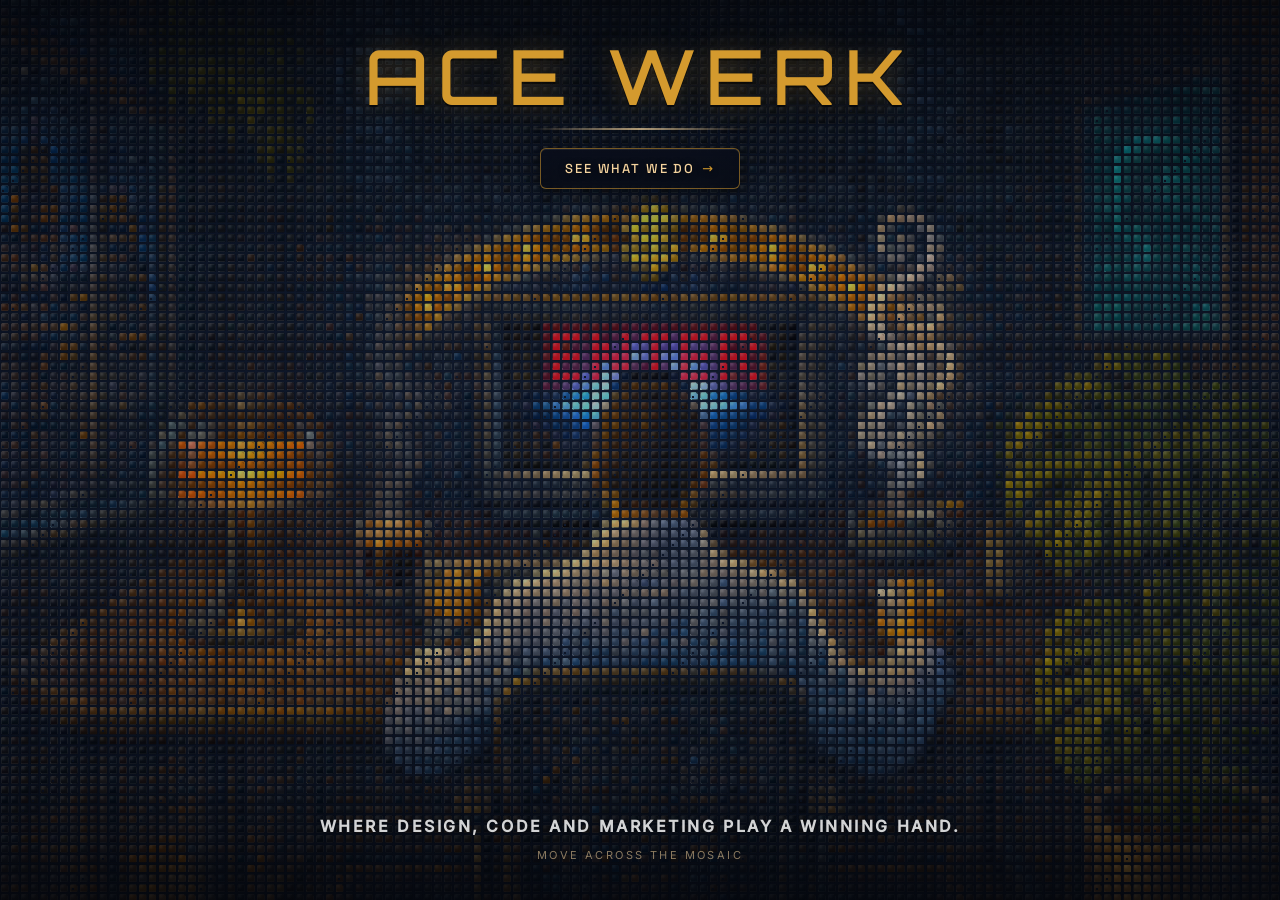
<file: index.html>
<!doctype html>
<html lang="en">
<head>
<script defer src="https://x.acewerk.com/tessera.js" data-website-id="15435e6c-c2e0-4995-bd8e-db662d4474f3"></script>
<link rel="canonical" href="https://acewerk.com/">
<meta charset="utf-8">
<meta name="viewport" content="width=device-width, initial-scale=1, viewport-fit=cover">
<title>Ace Werk — Product Studio for Design, Code, Localization &amp; Growth</title>
<meta name="description" content="Founder-led product studio designing, building, localizing, and marketing complex products for startups and scaling teams. Senior work, no bloat.">
<!-- Open Graph / Social -->
<meta property="og:type" content="website">
<meta property="og:site_name" content="Ace Werk">
<meta property="og:title" content="Ace Werk — Product Studio for Design, Code, Localization &amp; Growth">
<meta property="og:description" content="Founder-led product studio designing, building, localizing, and marketing complex products for startups and scaling teams. Senior work, no bloat.">
<meta property="og:url" content="https://acewerk.com/">
<meta property="og:image" content="https://acewerk.com/assets/og/ace-werk-og.png">
<meta property="og:image:width" content="1200">
<meta property="og:image:height" content="630">
<meta property="og:image:alt" content="Ace Werk — WebGL mosaic of a retro monitor rendering a black hole, gold on deep navy">
<!-- Twitter Card -->
<meta name="twitter:card" content="summary_large_image">
<meta name="twitter:title" content="Ace Werk — Product Studio for Design, Code, Localization &amp; Growth">
<meta name="twitter:description" content="Founder-led product studio designing, building, localizing, and marketing complex products for startups and scaling teams. Senior work, no bloat.">
<meta name="twitter:image" content="https://acewerk.com/assets/og/ace-werk-og.png">
<script type="application/ld+json">
{
  "@context": "https://schema.org",
  "@type": "ProfessionalService",
  "@id": "https://acewerk.com/#organization",
  "name": "Ace Werk",
  "url": "https://acewerk.com/",
  "logo": {
    "@type": "ImageObject",
    "url": "https://acewerk.com/assets/icons/acewerk-logo.png",
    "width": 770,
    "height": 1024
  },
  "description": "Founder-led product studio: design, engineering, localization, and growth for startups and scaling teams.",
  "sameAs": [
    "https://www.linkedin.com/company/135276398/",
    "https://github.com/vancouvervibes"
  ],
  "founder": {
    "@id": "https://acewerk.com/#illya"
  },
  "employee": [
    { "@id": "https://acewerk.com/#illya" },
    { "@id": "https://acewerk.com/#albert" },
    { "@id": "https://acewerk.com/#liza" }
  ]
}
</script>
<link rel="preload" href="/assets/fonts/orbitron-500-latin.woff2" as="font" type="font/woff2" crossorigin>
<link rel="preload" href="/assets/fonts/inter-latin.woff2" as="font" type="font/woff2" crossorigin>
<link rel="stylesheet" href="/assets/fonts/fonts.css">
<style>
  :root{--gold:#d49a2e;--gold-soft:#f4d39e;--ink:#cdd6e6;}
  *{margin:0;padding:0;box-sizing:border-box}
  html,body{height:100%;width:100%;overflow:hidden}
  body{
    background:radial-gradient(125% 125% at 50% 44%, #101a2e 0%, #0a1120 52%, #05070d 100%);
    font-family:'Inter',system-ui,sans-serif;-webkit-tap-highlight-color:transparent;cursor:default;
  }
  #stage{position:fixed;inset:0;display:block;touch-action:none}
  #screenlink{position:fixed;z-index:4;display:block;cursor:pointer;outline:none;-webkit-tap-highlight-color:transparent}
  .scrim{position:fixed;left:0;right:0;pointer-events:none;z-index:2}
  .scrim.top{top:0;height:30vh;background:linear-gradient(to bottom,rgba(4,6,11,.74) 0%,rgba(4,6,11,.28) 45%,rgba(4,6,11,0) 100%);}
  .scrim.bottom{bottom:0;height:26vh;background:linear-gradient(to top,rgba(4,6,11,.78) 0%,rgba(4,6,11,.26) 50%,rgba(4,6,11,0) 100%);}
  .mark{position:fixed;top:max(4.2vh,18px);left:0;right:0;z-index:3;text-align:center;pointer-events:none}
  .mark h1{font-family:'Orbitron',sans-serif; font-weight:500;color:var(--gold);font-size:clamp(28px,6.4vw,76px);letter-spacing:.12em;line-height:1;text-shadow:0 2px 0 rgba(0,0,0,.55),0 0 26px rgba(212,154,46,.28);}
  .mark .rule{width:min(220px,42vw);height:2px;margin:14px auto 0;background:linear-gradient(to right,transparent,var(--gold-soft),transparent);opacity:.7;}
  .foot{position:fixed;bottom:max(4.2vh,18px);left:0;right:0;z-index:3;text-align:center;pointer-events:none}
  .foot h2, .foot p{color:#ffffff;font-size:clamp(11px,2.5vw,16px);letter-spacing:.16em;text-transform:uppercase;opacity:.82;text-shadow:0 1px 8px rgba(0,0,0,.7);}
  .hint{margin-top:12px;color:var(--gold-soft);font-size:11px;letter-spacing:.22em;text-transform:uppercase;opacity:.55;transition:opacity 1s ease;}
  .hint.gone{opacity:0}
  /* discoverability CTA under the mark: on-system ghost button (radius-sm, uppercase 0.14em, accent hover-lift) */
  .enter-cta{
    pointer-events:auto; display:inline-flex; align-items:center; gap:.55em; margin-top:18px;
    padding:11px 24px; border-radius:6px;
    font-family:'Space Grotesk','Inter',system-ui,sans-serif; font-size:13px; font-weight:500;
    letter-spacing:.14em; text-transform:uppercase; text-decoration:none; color:var(--gold-soft);
    background:linear-gradient(to bottom, rgba(9,13,26,.82), rgba(6,9,18,.72));
    -webkit-backdrop-filter:blur(10px) saturate(1.1); backdrop-filter:blur(10px) saturate(1.1);
    border:1px solid rgba(212,154,46,.55);
    box-shadow:0 4px 18px rgba(0,0,0,.5), inset 0 1px 0 rgba(255,255,255,.08);
    text-shadow:0 1px 6px rgba(0,0,0,.85);
    transition:transform .18s ease-out, box-shadow .18s ease-out, border-color .18s ease-out, background .18s ease-out, color .18s ease-out;
  }
  /* fallback where backdrop-filter is unsupported: rely on a near-opaque dark fill */
  @supports not ((backdrop-filter:blur(1px)) or (-webkit-backdrop-filter:blur(1px))){
    .enter-cta{background:linear-gradient(165deg, rgba(9,13,26,.95), rgba(6,9,18,.93));}
  }
  .enter-cta .arw{color:var(--gold); transition:transform .18s ease-out;}
  .enter-cta:hover{
    transform:translateY(-1px); color:#fff; border-color:var(--gold);
    background:linear-gradient(to bottom, rgba(12,17,33,.9), rgba(8,11,22,.82));
    box-shadow:0 6px 22px rgba(0,0,0,.55), inset 0 1px 0 rgba(255,255,255,.12);
  }
  .enter-cta:hover .arw{transform:translateX(3px);}
  .enter-cta:active{transform:scale(.98);}
  .enter-cta:focus-visible{outline:2px solid var(--gold); outline-offset:3px;}
  @media (max-width:640px){ .enter-cta{margin-top:14px; padding:10px 20px; font-size:12px; letter-spacing:.12em;} }
  .fallback{position:fixed;inset:0;display:none;place-items:center;z-index:9;padding:24px;text-align:center;color:var(--ink);font-size:15px;line-height:1.6;}
  @media (prefers-reduced-motion: reduce){ .hint{display:none} .enter-cta,.enter-cta .arw{transition:none} }
  /* click-to-enter: overlays melt away while the mosaic gets pulled into the hole */
  body.entering .mark,body.entering .foot,body.entering .scrim{transition:opacity .5s ease 0s;opacity:0}
  body.entering #screenlink{pointer-events:none;cursor:default}
  body.entering .enter-cta{pointer-events:none}
</style>
</head>
<body>
  <canvas id="stage" aria-label="Interactive mosaic forming the Ace Werk brand mark, a figure seated at a monitor" role="img"></canvas>
  <a id="screenlink" href="/services/" aria-label="Enter the vortex"></a>
  <div class="scrim top"></div>
  <div class="scrim bottom"></div>
  <div class="mark"><h1>ACE&nbsp;WERK</h1><div class="rule"></div><a id="entercta" class="enter-cta" href="/services/">See what we do <span class="arw" aria-hidden="true">&rarr;</span></a></div>
  <div class="foot"><h2>Where design, code and marketing play a winning hand.</h2><div class="hint" id="hint">Move across the mosaic</div></div>
  <div class="fallback" id="fallback">Your browser can't render this WebGL mosaic.<br>Try a current version of Chrome, Safari, Firefox or Edge.</div>

<script>
(function(){
  "use strict";

  function initWebGL(){
    const COLS=130, ROWS=130;
  const TILE_B64="[base64]/[base64]/[base64]/[base64]/[base64]/[base64]/[base64]/QUBCQT9ALjc/[base64]/Q0NGJTRLMDY+MDhEIiw6PUFJFyQyTEU/[base64]/[base64]/SkQ+JSs5MC8yLTI+LDM/[base64]/[base64]/Fx8rEiQ8HCs6JjZIDyVBFCEzDhwyDyA2GCIyDhorDRcnBhYsCRgtCh41CRwyDx81EBwvDR0yDCI8ECU+DB84DyA1CRw1DBcmHCo9BhAbECE2ERooJDBABxcrWEw8dFk+UDcbKhcJQCsXSj0ncVw8V0o0Xk87cl9JRERJFyU/[base64]/DRwvKC8uLyUWQTEbRTIYRi0SOSMKQysPNCYUOCcTMSIRLiISMyURMiQSJxoKMh4JJxwPLSEUGhkXKBgKLBsKIhkQJRkOIBkSHxoUFRcZGhsfDRIbCxovEhgkDhYiEiEyQT8+IzE/XFBHh3FNYlE6V0w/[base64]/[base64]/[base64]/[base64]";

  const canvas=document.getElementById('stage');
  const fallback=document.getElementById('fallback');
  const hintEl=document.getElementById('hint');
  const gl=canvas.getContext('webgl2',{alpha:true,premultipliedAlpha:false,antialias:true});
  if(!gl){ fallback.style.display='grid'; return; }
  const reduceMotion=window.matchMedia('(prefers-reduced-motion: reduce)').matches;

  function b64ToBytes(b64){const bin=atob(b64),len=bin.length,out=new Uint8Array(len);for(let i=0;i<len;i++)out[i]=bin.charCodeAt(i);return out;}
  const rgb=b64ToBytes(TILE_B64);
  const N=COLS*ROWS;

  function compile(t,s){const sh=gl.createShader(t);gl.shaderSource(sh,s);gl.compileShader(sh);if(!gl.getShaderParameter(sh,gl.COMPILE_STATUS)){console.error(gl.getShaderInfoLog(sh));return null;}return sh;}

  const VS=`#version 300 es
  precision highp float;
  layout(location=0) in vec2 a_quad;
  layout(location=1) in vec2 a_grid;
  layout(location=2) in vec3 a_color;
  layout(location=3) in float a_rise;
  uniform vec2 u_res; uniform vec2 u_origin; uniform float u_tilePx;
  uniform float u_fill; uniform float u_riseScale; uniform float u_liftPx;
  out vec2 v_local; out vec3 v_color; out float v_rise;
  void main(){
    v_local=a_quad; v_color=a_color; v_rise=a_rise;
    float size=u_tilePx*u_fill*(1.0+u_riseScale*a_rise);
    vec2 c=u_origin+(a_grid+vec2(0.5))*u_tilePx;
    c.y-=u_liftPx*a_rise;
    vec2 px=c+a_quad*size;
    gl_Position=vec4(px.x/u_res.x*2.0-1.0, 1.0-px.y/u_res.y*2.0, 0.0, 1.0);
  }`;

  const FS=`#version 300 es
  precision highp float;
  in vec2 v_local; in vec3 v_color; in float v_rise; out vec4 frag;
  uniform float u_exp; uniform float u_gamma; uniform float u_sat;
  float rbox(vec2 p, vec2 b, float r){vec2 q=abs(p)-b+r;return length(max(q,0.0))+min(max(q.x,q.y),0.0)-r;}
  void main(){
    vec2 p=v_local;
    float d=rbox(p,vec2(0.5),0.16);
    float aa=fwidth(d)*1.25;
    float mask=smoothstep(aa,-aa,d);
    if(mask<=0.002) discard;
    float edge=-d;

    // --- true colour, gently lifted (exposure + midtone gamma + light saturation) ---
    vec3 col=pow(clamp(v_color*u_exp,0.0,1.0), vec3(1.0/u_gamma));
    float l=dot(col,vec3(0.299,0.587,0.114));
    col=mix(vec3(l),col,u_sat);

    // --- crystal facets: these only ADD light, so colour never muddies toward dark ---
    col+=smoothstep(0.5,-0.5,p.y)*0.05;                       // top sheen
    float rim=smoothstep(0.0,0.07,edge)*(1.0-smoothstep(0.07,0.16,edge));
    col+=rim*0.22;                                            // bright bevelled edge
    vec2 sp=p-vec2(-0.20,-0.24);
    col+=exp(-dot(sp,sp)*16.0)*0.16;                          // crisp specular sparkle
    col+=(-p.y)*v_rise*0.13;                                  // hill cap shading on lift

    col=clamp(col,0.0,1.3);
    float alpha=(0.92+0.05*v_rise)*mask;                      // high opacity -> clean, true colour
    frag=vec4(col,alpha);
  }`;

  const prog=gl.createProgram();
  const vs=compile(gl.VERTEX_SHADER,VS), fs=compile(gl.FRAGMENT_SHADER,FS);
  if(!vs||!fs){fallback.style.display='grid';return;}
  gl.attachShader(prog,vs);gl.attachShader(prog,fs);gl.linkProgram(prog);
  if(!gl.getProgramParameter(prog,gl.LINK_STATUS)){console.error(gl.getProgramInfoLog(prog));fallback.style.display='grid';return;}
  gl.useProgram(prog);

  const U={};
  ['u_res','u_origin','u_tilePx','u_fill','u_riseScale','u_liftPx','u_exp','u_gamma','u_sat'].forEach(n=>U[n]=gl.getUniformLocation(prog,n));
  // gentle, true-to-colour grade (tunable)
  gl.uniform1f(U.u_exp,1.28);
  gl.uniform1f(U.u_gamma,1.30);
  gl.uniform1f(U.u_sat,1.22);

  const vao=gl.createVertexArray(); gl.bindVertexArray(vao);
  const quad=new Float32Array([-0.5,-0.5,0.5,-0.5,0.5,0.5,-0.5,-0.5,0.5,0.5,-0.5,0.5]);
  const qb=gl.createBuffer(); gl.bindBuffer(gl.ARRAY_BUFFER,qb); gl.bufferData(gl.ARRAY_BUFFER,quad,gl.STATIC_DRAW);
  gl.enableVertexAttribArray(0); gl.vertexAttribPointer(0,2,gl.FLOAT,false,0,0);

  const gridArr=new Float32Array(N*2), baseCol=new Float32Array(N*3), colArr=new Float32Array(N*3);
  const cx=new Float32Array(N), cy=new Float32Array(N);
  let ii=0;
  for(let gy=0;gy<ROWS;gy++)for(let gx=0;gx<COLS;gx++){
    gridArr[ii*2]=gx; gridArr[ii*2+1]=gy; const o=ii*3;
    baseCol[o]=rgb[o]/255; baseCol[o+1]=rgb[o+1]/255; baseCol[o+2]=rgb[o+2]/255;
    colArr[o]=baseCol[o]; colArr[o+1]=baseCol[o+1]; colArr[o+2]=baseCol[o+2]; ii++;
  }


  // --- the clickable computer "display": a rectangle around the wormhole, minus the man's head ---
  const DSPx0=51,DSPx1=81,DSPy0=42,DSPy1=56;
  const isScreen=new Uint8Array(N);
  for(let gy=DSPy0;gy<=DSPy1;gy++)for(let gx=DSPx0;gx<=DSPx1;gx++){
    const o=(gy*COLS+gx)*3, blue=baseCol[o+2]-Math.max(baseCol[o],baseCol[o+1]);
    if(gx>=60&&gx<=72&&gy>=47&&blue<0.06) continue;   // keep only the head silhouette out of the lift
    isScreen[gy*COLS+gx]=1;
  }
  // fill lone gaps: any screen tile ringed by raised tiles should rise too (consistent hover)
  for(let pass=0;pass<2;pass++){ const add=[];
    for(let gy=DSPy0;gy<=DSPy1;gy++)for(let gx=DSPx0;gx<=DSPx1;gx++){
      if(isScreen[gy*COLS+gx]) continue; let n=0;
      if(gx>DSPx0&&isScreen[gy*COLS+gx-1])n++; if(gx<DSPx1&&isScreen[gy*COLS+gx+1])n++;
      if(gy>DSPy0&&isScreen[(gy-1)*COLS+gx])n++; if(gy<DSPy1&&isScreen[(gy+1)*COLS+gx])n++;
      if(n>=3) add.push(gy*COLS+gx);
    }
    for(const k of add) isScreen[k]=1;
  }
  const gb=gl.createBuffer(); gl.bindBuffer(gl.ARRAY_BUFFER,gb); gl.bufferData(gl.ARRAY_BUFFER,gridArr,gl.STATIC_DRAW);
  gl.enableVertexAttribArray(1); gl.vertexAttribPointer(1,2,gl.FLOAT,false,0,0); gl.vertexAttribDivisor(1,1);
  const cb=gl.createBuffer(); gl.bindBuffer(gl.ARRAY_BUFFER,cb); gl.bufferData(gl.ARRAY_BUFFER,colArr,gl.DYNAMIC_DRAW);
  gl.enableVertexAttribArray(2); gl.vertexAttribPointer(2,3,gl.FLOAT,false,0,0); gl.vertexAttribDivisor(2,1);
  const rise=new Float32Array(N), vel=new Float32Array(N);
  const rb=gl.createBuffer(); gl.bindBuffer(gl.ARRAY_BUFFER,rb); gl.bufferData(gl.ARRAY_BUFFER,rise,gl.DYNAMIC_DRAW);
  gl.enableVertexAttribArray(3); gl.vertexAttribPointer(3,1,gl.FLOAT,false,0,0); gl.vertexAttribDivisor(3,1);

  gl.enable(gl.BLEND); gl.blendFunc(gl.SRC_ALPHA,gl.ONE_MINUS_SRC_ALPHA);

  // ---- vortex region ----
  const VCX=65.0,VCY=46.0,VRV=16.0,VCORE=3.2,VARMS=2.0,VPITCH=0.55,VSPEED=1.3,VSTR=1.05;
  const MONx0=49,MONx1=82,MONy0=33,MONy1=57;   // monitor screen, in tile coords
  const vIdx=[],vR=[],vTh=[],vAff=[],vDisk=[],vCore=[],inVortex=new Uint8Array(N); let rowMin=ROWS-1,rowMax=0;
  function ss(x){x=x<0?0:x>1?1:x;return x*x*(3-2*x);}
  for(let gy=MONy0;gy<=MONy1;gy++)for(let gx=MONx0;gx<=MONx1;gx++){
    const dx=gx-VCX,dy=gy-VCY,r=Math.hypot(dx,dy); if(r>=VRV)continue;
    const idx=gy*COLS+gx,o=idx*3;
    const blue=baseCol[o+2]-Math.max(baseCol[o],baseCol[o+1]);
    if(gx>=56&&gx<=75&&gy>=47&&blue<0.06) continue;   // skip the back of his head/shoulders
    const br=(baseCol[o]+baseCol[o+1]+baseCol[o+2])/3;
    let aff=blue*2.4+br*0.6-0.04; aff=aff<0?0:aff>1?1:aff;
    vIdx.push(idx);inVortex[idx]=1;vR.push(r);vTh.push(Math.atan2(dy,dx));vAff.push(aff);vDisk.push(ss(1-r/VRV));vCore.push(ss(r/VCORE));
    if(gy<rowMin)rowMin=gy; if(gy>rowMax)rowMax=gy;
  }
  const vCount=vIdx.length, sliceStart=rowMin*COLS*3, sliceEnd=(rowMax+1)*COLS*3;

  // --- polar coords for EVERY tile around the vortex centre (tile units), for the click-to-enter
  //     takeover: the vortex graphic is re-evaluated at a normalised radius, so it scales up as a
  //     pure colour effect -- a zoom illusion in which no tile ever moves ---
  const allR=new Float32Array(N), allTh=new Float32Array(N);
  let maxTileR=0;
  for(let k=0;k<N;k++){
    const dx=gridArr[k*2]-VCX, dy=gridArr[k*2+1]-VCY;
    allR[k]=Math.hypot(dx,dy); allTh[k]=Math.atan2(dy,dx);
    if(allR[k]>maxTileR)maxTileR=allR[k];
  }

  // ================= "ENTER" neon sign on the wormhole screen =================
  // thin 1-tile-stroke glyphs, 3-4 wide x 5 tall; cells = [colOffset,row] (row 0 = top).
  const GLYPH={
    E:{w:3,c:[[0,0],[1,0],[2,0],[0,1],[0,2],[1,2],[2,2],[0,3],[0,4],[1,4],[2,4]]},
    N:{w:4,c:[[0,0],[3,0],[0,1],[1,1],[3,1],[0,2],[1,2],[2,2],[3,2],[0,3],[2,3],[3,3],[0,4],[3,4]]},
    T:{w:3,c:[[0,0],[1,0],[2,0],[1,1],[1,2],[1,3],[1,4]]},
    R:{w:4,c:[[0,0],[1,0],[2,0],[0,1],[3,1],[0,2],[1,2],[2,2],[0,3],[2,3],[0,4],[3,4]]}
  };
  const NEON_WORD="ENTER", NEON_GAP=1, NEON_TOP=43, NEON_MIDX=66;  // centred on the wormhole, above the head
  let neonW=0; for(const ch of NEON_WORD) neonW+=GLYPH[ch].w; neonW+=(NEON_WORD.length-1)*NEON_GAP;
  const neonStartX=Math.round(NEON_MIDX-neonW/2);
  const letterMask=new Uint8Array(N), neonTiles=[], neonHalo=[];
  { let penX=neonStartX;
    for(const ch of NEON_WORD){ const G=GLYPH[ch];
      for(const cc of G.c){ const gx=penX+cc[0], gy=NEON_TOP+cc[1], idx=gy*COLS+gx;
        // only paint tiles that belong to the liftable screen -> the man's head carves letters naturally
        if(gx>=0&&gx<COLS&&gy>=0&&gy<ROWS&&isScreen[idx]&&!letterMask[idx]){ letterMask[idx]=1; neonTiles.push({o:idx*3,v:inVortex[idx]}); }
      }
      penX+=G.w+NEON_GAP;
    }
  }
  { const haloMask=new Uint8Array(N);
    for(const t of neonTiles){ const idx=t.o/3, gx=idx%COLS, gy=(idx/COLS)|0;
      for(let dy=-1;dy<=1;dy++)for(let dx=-1;dx<=1;dx++){ if(!dx&&!dy)continue;
        const nx=gx+dx, ny=gy+dy, ni=ny*COLS+nx;
        if(nx<0||nx>=COLS||ny<0||ny>=ROWS) continue;
        if(isScreen[ni]&&!letterMask[ni]&&!haloMask[ni]){ haloMask[ni]=1; neonHalo.push({o:ni*3,v:inVortex[ni]}); }
      }
    }
  }
  // neon timing (seconds): ignition stutter -> hold full 1-1.5s -> go dark -> repeat
  const NEON_IGNITE=0.60, NEON_FULL=1.35, NEON_OFF=1.05;
  const NEON_FULLSTART=NEON_IGNITE, NEON_FULLEND=NEON_IGNITE+NEON_FULL, NEON_CYCLE=NEON_IGNITE+NEON_FULL+NEON_OFF;
  function neonEnv(t){                                  // 0 or 1 (the "lit" envelope)
    if(t<NEON_FULLSTART) return ((t<0.03)||(t>=0.085&&t<0.115)||(t>=0.185&&t<0.235)||(t>=0.30&&t<0.35)||(t>=0.41))?1.0:0.0;
    if(t<NEON_FULLEND) return 1.0;                      // steady full display
    return 0.0;                                         // dark gap
  }
  const NEON_R=1.0, NEON_G=0.05, NEON_B=0.08;           // saturated neon red
  function applyNeon(a){                                // a = lit amount, 0..1
    if(a<0)a=0; else if(a>1)a=1;
    const inv=1-a, gr=a*0.18;
    for(let i=0;i<neonTiles.length;i++){ const t=neonTiles[i], o=t.o;
      const br=t.v?colArr[o]:baseCol[o], bg=t.v?colArr[o+1]:baseCol[o+1], bb=t.v?colArr[o+2]:baseCol[o+2];
      colArr[o]=c01(br*inv+NEON_R*a+gr); colArr[o+1]=c01(bg*inv+NEON_G*a); colArr[o+2]=c01(bb*inv+NEON_B*a);
    }
    const h=a*0.20;                                     // faint 1-tile bloom halo
    for(let i=0;i<neonHalo.length;i++){ const t=neonHalo[i], o=t.o;
      const br=t.v?colArr[o]:baseCol[o], bg=t.v?colArr[o+1]:baseCol[o+1], bb=t.v?colArr[o+2]:baseCol[o+2];
      colArr[o]=c01(br+h); colArr[o+1]=c01(bg+h*0.05); colArr[o+2]=c01(bb+h*0.10);
    }
  }

  // ---- cover-fit layout ----
  let DPR=1,tilePx=1,originX=0,originY=0,radius2=1,didInit=false;
  function layout(){
    DPR=Math.min(window.devicePixelRatio||1,2);
    const w=Math.round(window.innerWidth*DPR), h=Math.round(window.innerHeight*DPR);
    canvas.width=w; canvas.height=h;
    canvas.style.width=window.innerWidth+'px'; canvas.style.height=window.innerHeight+'px';
    gl.viewport(0,0,w,h);
    tilePx=Math.max(w/COLS,h/ROWS);
    const desktop=window.matchMedia('(min-width:900px) and (pointer:fine)').matches;
    const availTop=(ROWS*tilePx - h)/2;                        // vertical overflow above centre
    const yOff=desktop ? Math.min(10*tilePx, Math.max(0,availTop)) : 0;
    originX=(w-COLS*tilePx)/2; originY=(h-ROWS*tilePx)/2 + yOff;
    const radius=tilePx*8.25; radius2=radius*radius;
    for(let k=0;k<N;k++){cx[k]=originX+(gridArr[k*2]+0.5)*tilePx; cy[k]=originY+(gridArr[k*2+1]+0.5)*tilePx;}
    gl.uniform2f(U.u_res,w,h); gl.uniform2f(U.u_origin,originX,originY);
    gl.uniform1f(U.u_tilePx,tilePx); gl.uniform1f(U.u_fill,0.87);   // thinner grout -> lighter feel
    gl.uniform1f(U.u_riseScale,0.20); gl.uniform1f(U.u_liftPx,tilePx*0.40);
    const sl=document.getElementById('screenlink');
    if(sl){
      sl.style.left  =((originX+DSPx0*tilePx)/DPR)+'px';
      sl.style.top   =((originY+DSPy0*tilePx)/DPR)+'px';
      sl.style.width =(((DSPx1-DSPx0+1)*tilePx)/DPR)+'px';
      sl.style.height=(((DSPy1-DSPy0+1)*tilePx)/DPR)+'px';
    }
    if(!didInit){pxv=w/2;pyv=h/2;didInit=true;}
  }
  let lastResizeW=0, lastResizeDPR=1;
  window.addEventListener('resize',()=>{
    const w=window.innerWidth, d=DPR;
    if(w!==lastResizeW || d!==lastResizeDPR) layout();
    lastResizeW=w; lastResizeDPR=d;
  });

  // ---- pointer ----
  let pxv=0,pyv=0,active=false,lastInteract=-1;
  function setP(x,y){pxv=x*DPR;pyv=y*DPR;active=true;lastInteract=performance.now();if(hintEl&&!hintEl.classList.contains('gone'))hintEl.classList.add('gone');}
  function clrP(){active=false;}
  if(!reduceMotion){
    window.addEventListener('mousemove',e=>setP(e.clientX,e.clientY),{passive:true});
    window.addEventListener('mouseleave',clrP,{passive:true});
    window.addEventListener('touchstart',e=>{const t=e.touches[0];if(t)setP(t.clientX,t.clientY);},{passive:true});
    window.addEventListener('touchmove',e=>{const t=e.touches[0];if(t)setP(t.clientX,t.clientY);},{passive:true});
    window.addEventListener('touchend',clrP,{passive:true});
  }
  layout();
  lastResizeW=window.innerWidth; lastResizeDPR=DPR;

  // ---- click-to-enter: the vortex graphic expands over the mosaic, then the core blacks it out ----
  const SUCK_DUR=1.75;                    // seconds: how long the vortex runs
  const ANIM_MS=SUCK_DUR*1000;            // fixed navigation time (ms), aligned with animation
  const FALLBACK_MS=2400;                 // safety cap in case everything stalls
  let sucking=false, suckStart=0, suckT=0;
  let navTimer=null, fallbackTimer=null;
  const linkEl=document.getElementById('screenlink');
  const ctaEl=document.getElementById('entercta');
  function beginEnter(e){
      if(reduceMotion) return;                       // reduced motion: let the link navigate normally
      e.preventDefault(); e.stopPropagation();
      if(sucking) return;                            // ignore rapid double-clicks
      sucking=true; suckStart=performance.now();
      suckT=0;
      document.body.classList.add('entering');
      const target=e.currentTarget.href;

      // Fixed navigation: always leave after ANIM_MS, regardless of preload state.
      navTimer=setTimeout(()=>{
        if(sucking) window.location.replace(target);
      },ANIM_MS);

      // Preload the next page in parallel so there is no black delay after animation.
      const preload=document.createElement('iframe');
      preload.src=target;
      preload.style.cssText='position:fixed;top:-999px;left:-999px;width:1px;height:1px;border:none;opacity:0;pointer-events:none;';
      // Intentionally: onload does NOT trigger navigation; we always use the fixed ANIM_MS timer.
      document.body.appendChild(preload);

      // Fallback: if something is stuck, still navigate.
      fallbackTimer=setTimeout(()=>{
        window.location.href=target;
      },FALLBACK_MS);

      // Watch for tab-switch / page-hide so we can clean up; don't cancel while user is on the page.
      const onVisibility=()=>{
        if(document.hidden){
          sucking=false;
          document.body.classList.remove('entering');
          clearTimeout(navTimer);
          clearTimeout(fallbackTimer);
        }
      };
      document.addEventListener('visibilitychange', onVisibility);
  }
  if(linkEl) linkEl.addEventListener('click',beginEnter);
  if(ctaEl)  ctaEl.addEventListener('click',beginEnter);

  const STIFF=0.16,DAMP=0.80;
  const RELEASE=0.04;                 // low = tiles fall back slowly, trailing the cursor
  const SCREEN_RISE=1.0, SCREEN_FALL=0.09;   // the whole screen lifts together like a button
  const SCREEN_STIFF=0.06, SCREEN_DAMP=0.88;  // gentle swell on rise (less abrupt than the radius hover)
  // --- auto-attract: while nobody is interacting, the screen performs its own "hover" so passive
  //     desktop viewers and mobile visitors see it lift + light up + spin without touching anything ---
  const ATTRACT_IDLE=2600;                     // ms of no pointer activity before the demo may play
  const ATTRACT_LEAD=2.2, ATTRACT_RELEAD=1.2;  // s of quiet before the first / next pulse
  const ATTRACT_RISE=1.0, ATTRACT_HOLD=1.4, ATTRACT_FALL=1.2, ATTRACT_GAP=4.5; // s, one pulse shape
  const ATTRACT_CYCLE=ATTRACT_RISE+ATTRACT_HOLD+ATTRACT_FALL+ATTRACT_GAP;
  let attractPhase=-ATTRACT_LEAD;              // seconds; negative = counting down the quiet lead-in
  let vortexT=0,lastNow=0,mon=0,neonT=0;   // vortex phase + smoothed screen-hover amount + neon phase
  // a few warm embers that drift inside the vortex on hover
  const EMB=[]; for(let i=0;i<5;i++) EMB.push({r:2.4+Math.random()*5.2,a:Math.random()*6.283,sp:0.6+Math.random()*0.8,bob:0.5+Math.random()*0.9,ph:Math.random()*6.283,fl:1.6+Math.random()*1.8});
  function c01(x){return x<0?0:x>1?1:x;}

  let rafId=null, paused=false;

  function frame(now){
    if(paused){ rafId=null; return; }

    if(!reduceMotion){
      let dt=lastNow?(now-lastNow)*0.001:0.016; lastNow=now; if(dt>0.05)dt=0.05;

      // is the cursor over the clickable screen?
      let overScreen=0;
      if(active){
        const sx0=originX+DSPx0*tilePx, sx1=originX+(DSPx1+1)*tilePx, sy0=originY+DSPy0*tilePx, sy1=originY+(DSPy1+1)*tilePx;
        if(pxv>=sx0&&pxv<=sx1&&pyv>=sy0&&pyv<=sy1) overScreen=1;
      }

      // auto-attract demo: runs only while the visitor is idle; any real pointer activity yields to them
      const idle=(lastInteract<0)||(now-lastInteract>ATTRACT_IDLE);
      if(idle) attractPhase+=dt; else attractPhase=-ATTRACT_RELEAD;
      let attract=0;
      if(attractPhase>=0){
        const tp=attractPhase%ATTRACT_CYCLE;
        if(tp<ATTRACT_RISE) attract=ss(tp/ATTRACT_RISE);
        else if(tp<ATTRACT_RISE+ATTRACT_HOLD) attract=1;
        else if(tp<ATTRACT_RISE+ATTRACT_HOLD+ATTRACT_FALL) attract=ss(1-(tp-ATTRACT_RISE-ATTRACT_HOLD)/ATTRACT_FALL);
      }
      // click-to-enter: seconds elapsed since the click
      if(sucking) suckT=Math.min((now-suckStart)*0.001,SUCK_DUR);
      let drive=overScreen>attract?overScreen:attract;   // 0..1 : real hover OR the attract pulse
      if(sucking) drive=1;                               // the hole blazes at full while it feeds
      // on click the raised screen settles back flush with the rest of the art
      const liftTarget=sucking?0:SCREEN_RISE*drive;

      for(let k=0;k<N;k++){
        let target=0.0, fall=RELEASE, stiff=STIFF, damp=DAMP;
        if(isScreen[k]){                       // screen tiles lift together; drop only when the drive releases
          target=liftTarget; fall=SCREEN_FALL; stiff=SCREEN_STIFF; damp=SCREEN_DAMP;
        } else if(active && !overScreen){       // normal radius hover elsewhere (suppressed over the screen)
          const dx=cx[k]-pxv,dy=cy[k]-pyv,d2=dx*dx+dy*dy;
          if(d2<radius2){const t=1.0-Math.sqrt(d2/radius2); target=t*t*(3.0-2.0*t);}
        }
        let r=rise[k];
        if(target>r){ let v=vel[k]; v+=(target-r)*stiff; v*=damp; r+=v; if(r>1.15)r=1.15; vel[k]=v; }
        else { r+=(target-r)*fall; if(r<0)r=0; vel[k]=0; }
        rise[k]=r;
      }
      gl.bindBuffer(gl.ARRAY_BUFFER,rb); gl.bufferSubData(gl.ARRAY_BUFFER,0,rise);

      // vortex: always spinning; speeds up + adds drifting embers while driven (hover or attract)
      mon+=(drive-mon)*0.06;
      const speed=VSPEED*(1.0+mon*1.2+(sucking?4.0*ss(suckT/SUCK_DUR):0));  // arms whip up during entry
      vortexT+=dt*speed;                          // integrate so speed changes stay smooth
      const gMul=1.0+mon*0.6, cyan=mon*0.22;      // brighter + cooler/cyan when driven
      // resting accretion glow: a steady blue disk-haze so the black hole reads as "alive" at rest.
      // hover/attract still wins clearly via brighter arms, cyan shift, a wider halo, embers, speed + lift.
      const haloR=0.02+mon*0.03, haloG=0.05+mon*0.11, haloB=0.16+mon*0.16;
      for(let j=0;j<vCount;j++){
        const phase=vTh[j]*VARMS+vR[j]*VPITCH - vortexT;
        let arm=0.5+0.5*Math.sin(phase); arm=(arm-0.18)/0.82; arm=arm<0?0:arm>1?1:arm;  // lifted floor -> arms read at rest
        const shape=vDisk[j]*vCore[j]*vAff[j];      // disk footprint: dark at the singularity, glowing in the ring
        const g=arm*shape*VSTR, o=vIdx[j]*3;
        colArr[o]  =c01(baseCol[o]  + g*0.10*gMul        + shape*haloR);
        colArr[o+1]=c01(baseCol[o+1]+ g*(0.42+cyan)*gMul + shape*haloG);
        colArr[o+2]=c01(baseCol[o+2]+ g*0.95*gMul        + shape*haloB);
      }
      if(mon>0.01){                              // subtle warm embers, hover only
        const te=now*0.001;
        for(let i=0;i<EMB.length;i++){
          const e=EMB[i], ang=e.a+vortexT*0.5*e.sp, rr=e.r+Math.sin(te*e.bob+e.ph)*1.2;
          const gxr=Math.round(VCX+Math.cos(ang)*rr), gyr=Math.round(VCY+Math.sin(ang)*rr-1.5);
          const idx=gyr*COLS+gxr;
          if(gxr<0||gxr>=COLS||gyr<0||gyr>=ROWS||!inVortex[idx]) continue;
          const flick=0.55+0.45*Math.sin(te*e.fl+e.ph), it=mon*flick*0.6, o=idx*3;
          colArr[o]=c01(colArr[o]+it*0.9); colArr[o+1]=c01(colArr[o+1]+it*0.45); colArr[o+2]=c01(colArr[o+2]+it*0.12);
        }
      }
      // --- ENTER neon sign: idle flicker, pulled to full by hover OR the attract pulse ---
      if(drive>0.55){ neonT=NEON_FULLSTART; }                 // hover/attract holds the "full display" point
      else { neonT+=dt; if(neonT>=NEON_CYCLE) neonT-=NEON_CYCLE; }
      let nEnv=overScreen?1.0:Math.max(neonEnv(neonT),attract);
      if(nEnv>0){ const buzz=0.94+0.06*(0.5+0.5*Math.sin(now*0.03)); nEnv*=buzz; }  // gentle tube shimmer while lit
      applyNeon(nEnv*(0.9+0.34*mon));                         // a touch brighter while driven

      // ================ click-to-enter: the vortex graphic expands over the mosaic ================
      // Pure colour illusion -- no tile moves. Every tile is re-evaluated with the SAME arm formula
      // at a normalised radius rn = r/scale, so the graphic reads as the original vortex magnified,
      // spinning in the same direction. A growing black core (C0) then swallows the whole frame.
      if(sucking){
        const pR=ss(Math.min(suckT/2.1,1));                   // disk expansion: full mosaic by 2.1s
        const s=1+((maxTileR*1.35)/VRV-1)*pR;                 // graphic scale (1 = original size)
        // the black hole itself: a true-black disc, visible from the FIRST frame, that grows with
        // the graphic and then outgrows it -- by 2.6s the horizon has swallowed the whole disk
        const pC=ss(Math.min(suckT/2.6,1));
        const coreR=VCORE+(VRV+2.5-VCORE)*pC;                 // horizon radius, in graphic units
        const gB=1.0+0.35*pR;                                 // gentle brightening as the arms grow
        const fadeIn=ss(Math.min(suckT/0.35,1));              // soft engage: no pop at the click
        for(let k=0;k<N;k++){
          const rn=allR[k]/s; if(rn>=VRV) continue;           // outside the expanding rim: untouched
          let cov=(VRV-rn)/2.5; cov=cov>1?1:cov; cov=cov*cov*(3-2*cov); cov*=fadeIn;   // soft leading edge
          let arm=0.5+0.5*Math.sin(allTh[k]*VARMS+rn*VPITCH - vortexT);
          arm=(arm-0.18)/0.82; arm=arm<0?0:arm>1?1:arm;
          const disk=ss(1-rn/VRV);
          let core=(rn-coreR)/2.6; core=core<0?0:core>1?1:core; core=core*core*(3-2*core);   // soft horizon edge
          const shape=disk*core, o=k*3;
          // palette sampled from the screen artwork itself: deep navy-purple haze around the horizon,
          // arms in the art's own blue (R ~ half of B, green held down -- no teal)
          const vr=c01(shape*(0.10+arm*0.18*gB));
          const vg=c01(shape*(0.10+arm*0.34*gB));
          const vb=c01(shape*(0.22+arm*0.85*gB));
          const sr=inVortex[k]?colArr[o]:baseCol[o], sg=inVortex[k]?colArr[o+1]:baseCol[o+1], sb=inVortex[k]?colArr[o+2]:baseCol[o+2];
          colArr[o]=sr+(vr-sr)*cov; colArr[o+1]=sg+(vg-sg)*cov; colArr[o+2]=sb+(vb-sb)*cov;
        }
      }

      gl.bindBuffer(gl.ARRAY_BUFFER,cb);
      if(sucking) gl.bufferSubData(gl.ARRAY_BUFFER,0,colArr);
      else gl.bufferSubData(gl.ARRAY_BUFFER,sliceStart*4,colArr.subarray(sliceStart,sliceEnd));
    }
    gl.clearColor(0,0,0,0); gl.clear(gl.COLOR_BUFFER_BIT);
    gl.bindVertexArray(vao); gl.drawArraysInstanced(gl.TRIANGLES,0,6,N);
    rafId=requestAnimationFrame(frame);
  }
  // reduced-motion: no flicker, but bake a steady sign once so the entry cue is still present
  if(reduceMotion){ applyNeon(0.95); gl.bindBuffer(gl.ARRAY_BUFFER,cb); gl.bufferSubData(gl.ARRAY_BUFFER,sliceStart*4,colArr.subarray(sliceStart,sliceEnd)); }

  function _startRAF(){if(!rafId)rafId=requestAnimationFrame(frame);}
  function _stopRAF(){if(rafId){cancelAnimationFrame(rafId);rafId=0;}}
  document.addEventListener('visibilitychange',function(){document.hidden?_stopRAF():_startRAF();});
  var _stageIO=new IntersectionObserver(function(_e){if(_e[0])_e[0].isIntersecting?_startRAF():_stopRAF();},{threshold:0});
  _stageIO.observe(canvas);
  _startRAF();
}

function _scheduleInit(){
  var _run=typeof requestIdleCallback==='function'?function(cb){requestIdleCallback(cb,{timeout:800});}:function(cb){setTimeout(cb,500);};
  if(document.readyState==='loading')document.addEventListener('DOMContentLoaded',function(){_run(initWebGL);});
  else _run(initWebGL);
}
_scheduleInit();
})();
</script>
<noscript>
  <div style="position:fixed;inset:0;display:grid;place-items:center;z-index:9;padding:24px;text-align:center;background:radial-gradient(125% 125% at 50% 44%,#101a2e 0%,#0a1120 52%,#05070d 100%);color:#cdd6e6;font-family:Inter,system-ui,sans-serif;font-size:15px;line-height:1.6;">
    <p>Ace Werk is a founder-led product studio. We design, build, localize, and market complex products for startups and scaling teams — the senior crew behind a crypto payments platform that reached nine-figure annual transaction volume.</p>
  </div>
</noscript>
</body>
</html>
</file>
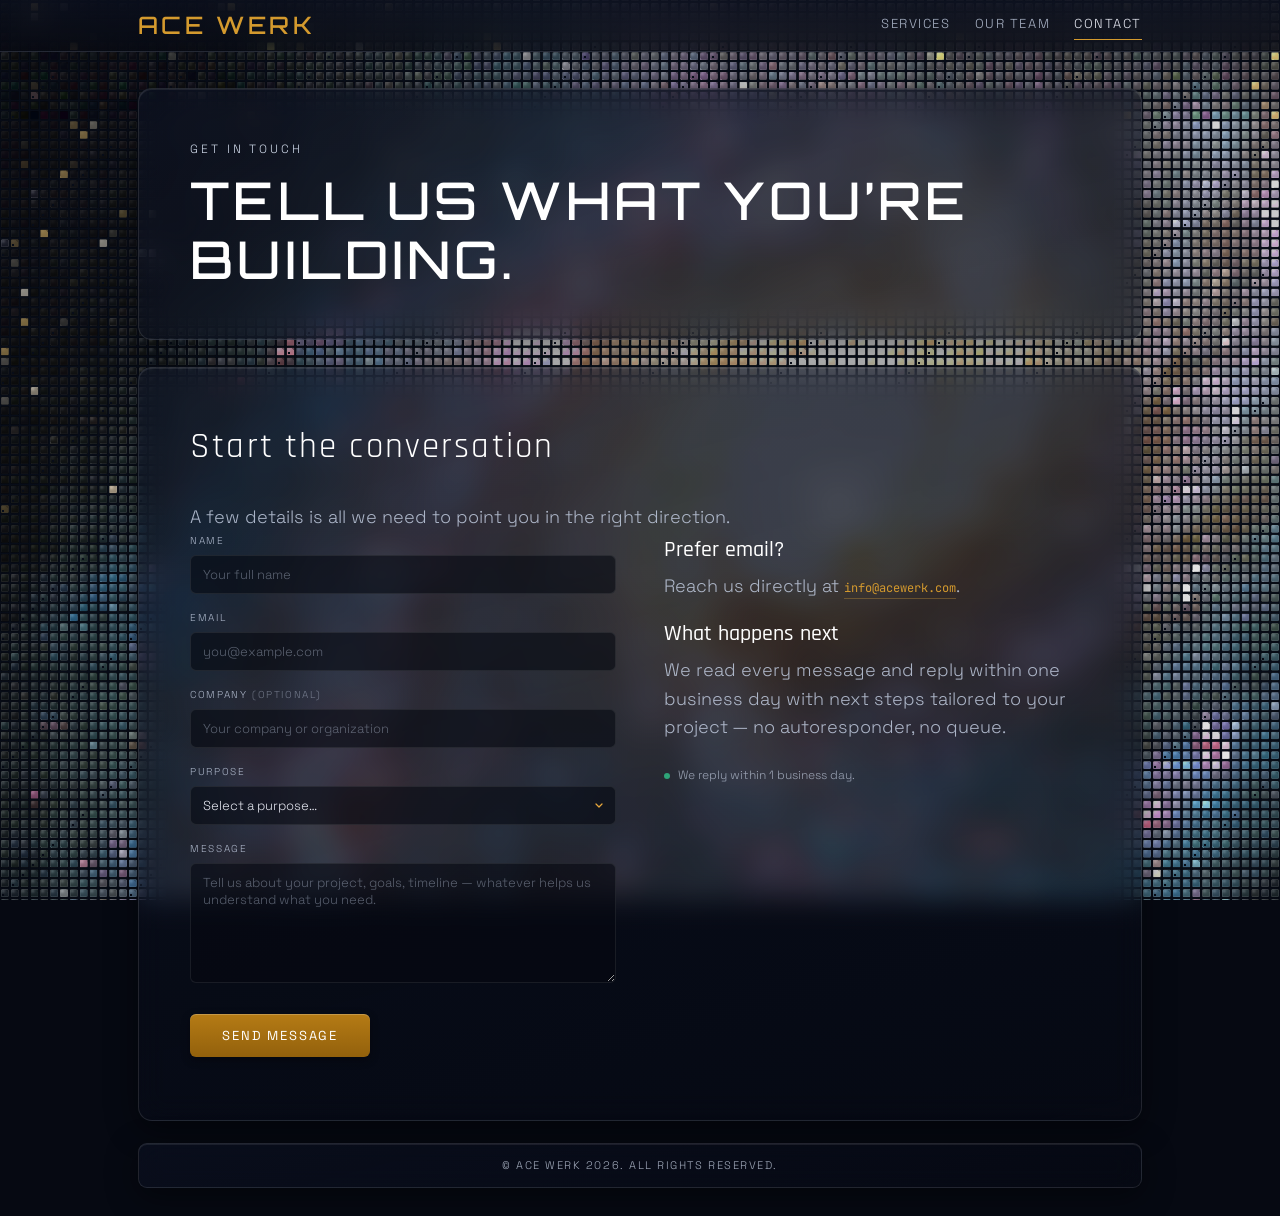
<file: contact/index.html>
<!doctype html>
<html lang="en">
<head>
  <script defer src="https://x.acewerk.com/tessera.js" data-website-id="15435e6c-c2e0-4995-bd8e-db662d4474f3"></script>
  <link rel="canonical" href="https://acewerk.com/contact/">
  <meta charset="utf-8">
  <meta name="viewport" content="width=device-width, initial-scale=1, viewport-fit=cover">
  <title>Contact - Ace Werk</title>
  <meta name="description" content="Tell Ace Werk what you're building. Senior product, design, and growth help for scaling teams — reply within one business day.">
  <!-- Open Graph / Social -->
  <meta property="og:type" content="website">
  <meta property="og:site_name" content="Ace Werk">
  <meta property="og:title" content="Contact - Ace Werk">
  <meta property="og:description" content="Tell Ace Werk what you're building. Senior product, design, and growth help for scaling teams — reply within one business day.">
  <meta property="og:url" content="https://acewerk.com/contact/">
  <meta property="og:image" content="https://acewerk.com/assets/og/ace-werk-og.png">
  <meta property="og:image:width" content="1200">
  <meta property="og:image:height" content="630">
  <meta property="og:image:alt" content="Ace Werk — WebGL mosaic of a retro monitor rendering a black hole, gold on deep navy">
  <!-- Twitter Card -->
  <meta name="twitter:card" content="summary_large_image">
  <meta name="twitter:title" content="Contact - Ace Werk">
  <meta name="twitter:description" content="Tell Ace Werk what you're building. Senior product, design, and growth help for scaling teams — reply within one business day.">
  <meta name="twitter:image" content="https://acewerk.com/assets/og/ace-werk-og.png">
  <script type="application/ld+json">
{
  "@context": "https://schema.org",
  "@type": "ProfessionalService",
  "@id": "https://acewerk.com/#organization",
  "name": "Ace Werk",
  "url": "https://acewerk.com/",
  "logo": {
    "@type": "ImageObject",
    "url": "https://acewerk.com/assets/icons/acewerk-logo.png",
    "width": 770,
    "height": 1024
  },
  "description": "Founder-led product studio: design, engineering, localization, and growth for startups and scaling teams.",
  "sameAs": [
    "https://www.linkedin.com/company/135276398/",
    "https://github.com/vancouvervibes"
  ],
  "founder": {
    "@id": "https://acewerk.com/#illya"
  },
  "employee": [
    { "@id": "https://acewerk.com/#illya" },
    { "@id": "https://acewerk.com/#albert" },
    { "@id": "https://acewerk.com/#liza" }
  ]
}
</script>
<script type="application/ld+json">
  {
    "@context": "https://schema.org",
    "@type": "BreadcrumbList",
    "itemListElement": [
      {
        "@type": "ListItem",
        "position": 1,
        "name": "Home",
        "item": "https://acewerk.com/"
      },
      {
        "@type": "ListItem",
        "position": 2,
        "name": "Contact",
        "item": "https://acewerk.com/contact/"
      }
    ]
  }
  </script>
  <link rel="preload" href="/assets/fonts/orbitron-500-latin.woff2" as="font" type="font/woff2" crossorigin>
  <link rel="preload" href="/assets/fonts/space-grotesk-latin.woff2" as="font" type="font/woff2" crossorigin>
  <link rel="stylesheet" href="/assets/fonts/fonts.css">
  <style>
    /* ══════ DIGITAL CRAFT — same tokens as the rest of the site ══════ */
    :root {
      --canvas: #060912;
      --surface: #0c1122;
      --surface-plus: #11182b;
      --accent: #d49a2e;
      --accent-soft: #f4d39e;
      --ink: #e5e7f0;
      --ink-muted: rgba(190,200,220,0.88);
      --border: rgba(255,255,255,0.08);
      --glass-border: rgba(255,255,255,0.11);
      --rule: rgba(255,255,255,0.09);
      --rule-soft: rgba(255,255,255,0.055);
      --radius-sm: 6px;
      --radius-md: 9px;
      --radius-lg: 14px;
      --transition-fast: 0.18s ease-out;
      --transition-med: 0.3s ease-out;
      --max-width: 1100px;

      /* ── Type scale — marketing weight, fluid across screens ── */
      --fs-label:         clamp(11px, 0.6vw + 8px, 12px);   /* eyebrows, tags, stat labels */
      --fs-body:          clamp(16px, 0.35vw + 14px, 18px); /* all running copy */
      --fs-item-title:    clamp(19px, 0.5vw + 16px, 22px);  /* service / column / experience names */
      --fs-lead:          clamp(22px, 1.2vw + 14px, 30px);  /* intro lead, CTA headline */
      --fs-section-title: clamp(26px, 1.6vw + 15px, 38px);
      --fs-stat:          clamp(34px, 3.5vw + 10px, 56px);

      /* ── Error tokens (contact form validation) ── */
      --error: #f76858;
      --error-muted: rgba(255,165,147,0.82);
      --error-subtle: rgba(247,104,88,0.16);
    }

    * { margin: 0; padding: 0; box-sizing: border-box; }
    html { font-size: 15px; scroll-behavior: smooth; }
    body {
      background: var(--canvas);
      color: var(--ink);
      font-family: 'Space Grotesk', system-ui, sans-serif;
      font-weight: 300;
      line-height: 1.6;
    }
    a:focus-visible, button:focus-visible {
      outline: 2px solid var(--accent);
      outline-offset: 3px;
    }

    /* ══════ THE MOSAIC — full-page living mosaic backdrop ══════ */
    .mosaic-bg {
      position: fixed; inset: 0;
      z-index: 0;
      overflow: hidden;
      background: radial-gradient(140% 160% at 50% 46%, #0a111f 0%, #060a14 55%, #04060c 100%);
    }
    .mosaic-bg canvas {
      position: absolute; inset: 0;
      width: 100%; height: 100%; display: block;
    }
    .mosaic-bg::after {
      content: ""; position: absolute; inset: 0;
      pointer-events: none;
      background: radial-gradient(120% 120% at 50% 46%, rgba(4,6,12,0) 58%, rgba(4,6,12,0.4) 100%);
    }

    /* ── Top Navigation ── */
    .nav-bar {
      display: flex; align-items: center;
      position: fixed; top: 0; left: 0; right: 0; z-index: 50;
      background: linear-gradient(to bottom, rgba(10,15,30,0.72), rgba(6,9,18,0.58));
      backdrop-filter: blur(14px) saturate(1.15);
      -webkit-backdrop-filter: blur(14px) saturate(1.15);
      border-bottom: 1px solid var(--glass-border);
      padding: 0 clamp(20px, 3vw, 40px);
      height: 52px;
    }
    
    .nav-logo {
      font-family: 'Orbitron', sans-serif;
      font-weight: 500; font-size: 24px;
      letter-spacing: 0.14em;
      color: var(--accent);
      text-transform: uppercase; text-decoration: none;
      display: flex; align-items: center; gap: 4px;
    }
    .nav-links { display: flex; align-items: center; gap: 24px; }
    .nav-links a {
      position: relative;
      font-family: 'Space Grotesk', sans-serif;
      font-weight: 300; font-size: 13px;
      letter-spacing: 0.12em; text-transform: uppercase;
      color: var(--ink-muted); text-decoration: none;
      padding: 2px 0 4px 0;
      transition: color var(--transition-fast);
    }
    .nav-links a::after {
      content: "";
      position: absolute; left: 0; right: 0;
      bottom: -1px;
      height: 1px;
      background: var(--accent);
      transform: scaleX(0);
      transform-origin: center;
      opacity: 0;
      transition: transform var(--transition-fast), opacity var(--transition-fast);
    }
    .nav-links a:hover,
    .nav-links a.active {
      color: var(--ink);
    }
    .nav-links a:hover::after,
    .nav-links a.active::after {
      transform: scaleX(1);
      opacity: 1;
    }

    .page-wrapper {
      position: relative; z-index: 1;
      padding-top: 52px;
    }

    /* ══════ HERO — tight, high, art breathing behind ══════ */
    .hero-shell {
      margin-top: clamp(24px, 4vh, 44px);
      margin-bottom: clamp(18px, 3vh, 30px);
    }
    .hero-label {
      font-family: 'Space Grotesk', sans-serif;
      font-weight: 300; font-size: var(--fs-label);
      letter-spacing: 0.24em; text-transform: uppercase;
      color: rgba(215,224,240,0.95);
      margin-bottom: 12px;
    }
    .hero-title {
      font-family: 'Orbitron', sans-serif;
      font-weight: 500;
      font-size: clamp(28px, 4.6vw, 52px);
      line-height: 1.12; letter-spacing: 0.08em;
      color: #ffffff; text-transform: uppercase;
      max-width: 780px;
    }

    /* ══════ ONE GLASS SHELL — topics divided by rules, not boxes ══════
       Translucent enough that the mosaic and the gravity-lens glow
       shine through; dark enough that text always wins. */
    .content-wrap {
      max-width: var(--max-width);
      margin: 0 auto;
      padding: 0 clamp(20px, 4vw, 48px);
    }
    .content-shell {
      background: linear-gradient(165deg, rgba(12,18,35,0.58), rgba(7,10,20,0.50));
      backdrop-filter: blur(14px) saturate(1.15);
      -webkit-backdrop-filter: blur(14px) saturate(1.15);
      border: 1px solid var(--glass-border);
      border-radius: var(--radius-lg);
      box-shadow: 0 8px 32px rgba(0,0,0,0.45),
                  inset 0 1px 0 rgba(255,255,255,0.08);
      padding: clamp(26px, 4vw, 56px) clamp(22px, 4vw, 56px);
    }
    @supports not (backdrop-filter: blur(1px)) {
      .content-shell, .nav-bar, .footer-bar {
        background: linear-gradient(165deg, rgba(11,16,32,0.94), rgba(7,10,20,0.92));
      }
    }

    /* topics: separated by a full-width hairline + label, never boxes */
    .topic {
      padding: clamp(32px, 4.5vw, 52px) 0;
      border-top: 1px solid var(--rule);
    }
    .topic:first-child { border-top: 0; padding-top: 0; }
    .topic:last-child { padding-bottom: 0; }

    .section-label {
      font-family: 'JetBrains Mono', monospace;
      font-weight: 400; font-size: var(--fs-label);
      letter-spacing: 0.24em; text-transform: uppercase;
      color: var(--accent);
      margin-bottom: 8px;
    }
    .section-title {
      font-family: 'Rajdhani', sans-serif;
      font-weight: 400;
      font-size: var(--fs-section-title);
      letter-spacing: 0.06em; color: #ffffff;
      margin-bottom: 26px;
    }

    /* ── Intro ── */
    .lead {
      font-family: 'Rajdhani', sans-serif;
      font-weight: 400;
      font-size: var(--fs-lead);
      color: #ffffff;
      margin-bottom: 16px;
      line-height: 1.35;
    }
    .intro-copy {
      font-size: var(--fs-body);
      color: var(--ink-muted);
      max-width: 780px; line-height: 1.7;
    }
    .intro-copy + .intro-copy { margin-top: 14px; }

    /* ── Services: ledger rows, not cards ── */
    .svc-row {
      display: grid;
      grid-template-columns: minmax(210px, 300px) 1fr;
      gap: 8px 36px;
      padding: 22px 0;
      border-top: 1px solid var(--rule-soft);
    }
    .svc-row:first-of-type { border-top: 0; padding-top: 0; }
    .svc-row:last-of-type { padding-bottom: 0; }
    .svc-name {
      font-family: 'Rajdhani', sans-serif;
      font-weight: 500; font-size: var(--fs-item-title);
      color: #ffffff;
      display: flex; align-items: baseline; gap: 10px;
    }
    .svc-glyph {
      font-family: 'JetBrains Mono', monospace;
      font-size: 0.75em; color: var(--accent);
      text-shadow: 0 0 12px rgba(233,168,60,0.45);
      /* fixed-width slot: widest glyph (</>) is 3 mono chars ≈ 1.9em;
         every icon centers inside the same box so titles share one left edge */
      display: inline-block;
      width: 2em;
      text-align: center;
      flex: 0 0 auto;
    }
    .svc-desc {
      font-size: var(--fs-body); color: var(--ink-muted);
      line-height: 1.7; max-width: 680px;
    }

    /* ── Why / Process / Domains: open text columns ── */
    .col-grid {
      display: grid;
      grid-template-columns: repeat(auto-fit, minmax(230px, 1fr));
      gap: 28px 36px;
    }
    .col-item { min-width: 0; }
    .col-tag {
      font-family: 'JetBrains Mono', monospace;
      font-weight: 500; font-size: var(--fs-label);
      color: var(--accent); margin-bottom: 8px;
    }
    .col-title {
      font-family: 'Rajdhani', sans-serif;
      font-weight: 400; font-size: var(--fs-item-title);
      color: #ffffff; margin-bottom: 8px;
    }
    .col-desc {
      font-size: var(--fs-body); color: var(--ink-muted);
      line-height: 1.7;
    }

    /* ── By the Numbers ── */
    .stat-row {
      display: flex; flex-wrap: wrap;
      gap: 28px 64px;
    }
    .stat-value {
      font-family: 'Orbitron', sans-serif;
      font-weight: 500;
      font-size: var(--fs-stat);
      color: var(--accent-soft);
      line-height: 1.1;
      text-shadow: 0 0 18px rgba(233,168,60,0.3);
    }
    .stat-label {
      font-family: 'Space Grotesk', sans-serif;
      font-weight: 300; font-size: var(--fs-label);
      letter-spacing: 0.16em; text-transform: uppercase;
      color: var(--ink-muted); margin-top: 8px;
    }

    /* ── Selected Experience: ledger rows ── */
    .exp-intro {
      font-size: var(--fs-body); color: var(--ink-muted);
      max-width: 720px; margin-bottom: 22px; line-height: 1.7;
    }
    .exp-row {
      display: grid;
      grid-template-columns: minmax(210px, 320px) 1fr;
      gap: 6px 36px;
      padding: 16px 0;
      border-top: 1px solid var(--rule-soft);
    }
    .exp-row:last-of-type { padding-bottom: 0; }
    .exp-name {
      font-family: 'Rajdhani', sans-serif;
      font-weight: 500; font-size: var(--fs-item-title);
      color: #ffffff;
    }
    .exp-desc {
      font-size: var(--fs-body); color: var(--ink-muted);
      line-height: 1.7;
    }

    /* ── CTA (inside the shell, centred) ── */
    .cta-block { text-align: center; }
    .cta-title {
      font-family: 'Rajdhani', sans-serif;
      font-weight: 400; font-size: var(--fs-lead);
      color: #ffffff; margin-bottom: 12px;
      max-width: 720px; margin-left: auto; margin-right: auto;
    }
    .cta-text {
      font-size: var(--fs-body); color: var(--ink-muted);
      margin-bottom: 26px; line-height: 1.7;
    }
    .btn-primary {
      display: inline-block;
      padding: 13px 32px;
      border-radius: var(--radius-sm);
      font-family: 'Space Grotesk', sans-serif;
      font-weight: 400; font-size: 13px;
      letter-spacing: 0.14em; text-transform: uppercase;
      color: #ffffff; text-decoration: none;
      background: linear-gradient(to bottom, #b57b15, #93610c);
      box-shadow: 0 3px 8px rgba(0,0,0,0.35),
                  inset 0 1px 0 rgba(255,255,255,0.22);
      transition: transform var(--transition-fast), box-shadow var(--transition-fast);
      cursor: pointer; border: none;
    }
    .btn-primary:hover {
      transform: translateY(-1px);
      box-shadow: 0 5px 14px rgba(0,0,0,0.4),
                  inset 0 1px 0 rgba(255,255,255,0.28);
    }
    .btn-primary:active {
      transform: scale(0.98);
      box-shadow: 0 2px 4px rgba(0,0,0,0.35),
                  inset 0 2px 4px rgba(0,0,0,0.3);
    }

    /* ── Contact Form ── */
    .form-grid {
      display: grid;
      grid-template-columns: 1fr 1fr;
      gap: clamp(24px, 4vw, 48px);
      align-items: start;
    }
    .form-group { margin-bottom: 16px; }
    .form-label {
      display: block;
      font-family: 'Space Grotesk', sans-serif;
      font-weight: 300; font-size: 10px;
      letter-spacing: 0.16em; text-transform: uppercase;
      color: var(--ink-muted);
      margin-bottom: 6px;
    }
    .form-label .optional { opacity: 0.55; }
    .form-input, .form-select, .form-textarea {
      width: 100%;
      padding: 10px 12px;
      border-radius: var(--radius-sm);
      font-family: 'Space Grotesk', sans-serif;
      font-weight: 300; font-size: 13px;
      color: var(--ink);
      background: rgba(6,9,18,0.6);
      border: 1px solid var(--border);
      outline: none;
      transition: border-color var(--transition-fast), box-shadow var(--transition-fast);
    }
    .form-input::placeholder, .form-textarea::placeholder { color: rgba(180,190,210,0.45); }
    .form-input:focus, .form-select:focus, .form-textarea:focus {
      border-color: rgba(233,168,60,0.45);
      box-shadow: 0 0 0 2px rgba(233,168,60,0.12);
    }
    .form-select {
      appearance: none;
      background-image: url("data:image/svg+xml,%3Csvg xmlns='http://www.w3.org/2000/svg' width='12' height='12' viewBox='0 0 12 12'%3E%3Cpath d='M3 5l3 3 3-3' fill='none' stroke='%23e9a83c' stroke-width='1.2' stroke-linecap='round' stroke-linejoin='round'/%3E%3C/svg%3E");
      background-repeat: no-repeat;
      background-position: right 10px center;
      padding-right: 32px;
      cursor: pointer;
    }
    .form-select option { background: var(--surface); color: var(--ink); }
    .form-textarea { min-height: 120px; resize: vertical; }

    /* ── Validation Errors ── */
    .form-error-message {
      margin-top: 5px;
      font-family: 'Space Grotesk', sans-serif;
      font-size: 10px;
      font-weight: 300;
      letter-spacing: 0.12em;
      text-transform: uppercase;
      color: var(--error);
      line-height: 1.4;
    }
    .form-error-message::before {
      content: "";
      display: inline-block;
      width: 2px;
      height: 2px;
      background: var(--error);
      border-radius: 50%;
      margin-right: 6px;
      vertical-align: middle;
    }
    .form-input--error {
      border-color: var(--error) !important;
      box-shadow: 0 0 0 2px var(--error-subtle) !important;
    }

    .form-submit {
      display: inline-block;
      margin-top: 8px;
      padding: 13px 32px;
      border-radius: var(--radius-sm);
      font-family: 'Space Grotesk', sans-serif;
      font-weight: 400; font-size: 13px;
      letter-spacing: 0.14em; text-transform: uppercase;
      color: #ffffff;
      background: linear-gradient(to bottom, #b57b15, #93610c);
      border: none; cursor: pointer;
      box-shadow: 0 3px 8px rgba(0,0,0,0.35),
                  inset 0 1px 0 rgba(255,255,255,0.22);
      transition: transform var(--transition-fast), box-shadow var(--transition-fast);
    }
    .form-submit:hover {
      transform: translateY(-1px);
      box-shadow: 0 5px 14px rgba(0,0,0,0.4),
                  inset 0 1px 0 rgba(255,255,255,0.28);
    }
    .form-submit:active {
      transform: scale(0.98);
      box-shadow: 0 2px 4px rgba(0,0,0,0.35),
                  inset 0 2px 4px rgba(0,0,0,0.3);
    }

    /* ── Info panel ── */
    .info-panel { display: flex; flex-direction: column; gap: 16px; }
    .info-item { min-width: 0; }
    .info-heading {
      font-family: 'Rajdhani', sans-serif;
      font-weight: 500; font-size: var(--fs-item-title);
      color: #ffffff; margin-bottom: 4px;
    }
    .info-text {
      font-size: var(--fs-body); color: var(--ink-muted);
      line-height: 1.6;
    }
    .info-link {
      display: inline-block;
      font-family: 'JetBrains Mono', monospace;
      font-weight: 400; font-size: 12px;
      color: var(--accent); text-decoration: none;
      border-bottom: 1px solid rgba(233,168,60,0.3);
      transition: border-color var(--transition-fast), color var(--transition-fast);
      word-break: break-all;
      margin-top: 4px;
    }
    .info-link:hover {
      color: var(--accent-soft);
      border-bottom-color: rgba(233,168,60,0.6);
    }
    .response-note {
      display: flex; align-items: center; gap: 8px;
      font-size: 12px; color: rgba(200,210,228,0.7);
      margin-top: 8px;
    }
    .response-dot {
      width: 6px; height: 6px; border-radius: 50%;
      background: #2ea478;
      flex-shrink: 0;
    }

    /* ── Footer: quiet glass strip ── */
    .site-footer {
      max-width: var(--max-width);
      margin: 0 auto;
      padding: clamp(14px, 2vw, 22px) clamp(20px, 4vw, 48px) clamp(18px, 3vw, 28px);
    }
    .footer-bar {
      background: linear-gradient(165deg, rgba(12,18,35,0.58), rgba(7,10,20,0.50));
      backdrop-filter: blur(14px) saturate(1.15);
      -webkit-backdrop-filter: blur(14px) saturate(1.15);
      border: 1px solid var(--glass-border);
      border-radius: var(--radius-md);
      box-shadow: 0 8px 32px rgba(0,0,0,0.45),
                  inset 0 1px 0 rgba(255,255,255,0.08);
      padding: 13px 20px;
      text-align: center;
    }
    .footer-text {
      font-family: 'Space Grotesk', sans-serif;
      font-weight: 300; font-size: 11px;
      letter-spacing: 0.14em; text-transform: uppercase;
      color: rgba(200,210,228,0.8);
    }

    /* ── Animations ── */
    @keyframes fade-up {
      from { opacity: 0; transform: translateY(8px); }
      to   { opacity: 1; transform: translateY(0); }
    }
    .reveal { animation: fade-up 0.3s ease-out both; }

    /* ── Responsive ── */
    @media (max-width: 700px) {
      .nav-bar { height: 44px; padding: 0; width: 100%; left: 0; right: 0; }
      .nav-bar .header-inner-wrapper.site-container { max-width: none; padding: 0 clamp(16px, 4vw, 32px); }
      .nav-logo { font-size: 12px; }
      .nav-links { gap: 14px; }
      .nav-links a { font-size: 11px; }
      .page-wrapper { padding-top: 44px; }
      .svc-row, .exp-row { grid-template-columns: 1fr; }
      .form-grid { grid-template-columns: 1fr; }
    }

    /* ── Reduced Motion ── */
    @media (prefers-reduced-motion: reduce) {
      *, *::before, *::after {
        animation-duration: 0.01ms !important;
        transition-duration: 0.01ms !important;
      }
    }
  
/* Unified Container Pattern:
   - Exact alignment for header controls and main content.
   - Same max-width and padding used everywhere.
*/
.site-container {
  width: 100%;
  max-width: 1100px;
  padding: 0 48px;
  margin: 0 auto;
}

/* Header wrapper: same alignment rules as content-wrap. */
.header-inner-wrapper {
  display: flex;
  align-items: center;
  justify-content: space-between;
}

</style>
</head>
<body>

  <!-- ══════ THE MOSAIC — full-page living mosaic ══════ -->
  <div class="mosaic-bg" aria-hidden="true">
    <canvas id="mosaic-galaxy"></canvas>
  </div>

  <!-- ══════ NAVIGATION ══════ -->
  <header class="nav-bar" role="banner">
    <div class="header-inner-wrapper site-container">
      <a href="/" class="nav-logo" aria-label="Ace Werk home">Ace Werk</a>
      <nav class="nav-links" role="navigation" aria-label="Main navigation">
        <a href="/services/">Services</a>
        <a href="/our-team/">Our Team</a>
        <a href="/contact/" class="active" aria-current="page">Contact</a>
      </nav>
    </div>
  </header>

  <div class="page-wrapper">

    <main>
      <!-- ══════ HERO ══════ -->
      <div class="content-wrap site-container">
        <div class="content-shell hero-shell reveal">
          <div class="hero-label">Get in touch</div>
          <h1 id="hero-title" class="hero-title">Tell us what you&rsquo;re building.</h1>
        </div>
      </div>

      <!-- ══════ ONE CONTENT SHELL ══════ -->
      <div class="content-wrap site-container">
        <div class="content-shell reveal">

          <!-- Contact Form + Info -->
          <section class="topic" aria-label="Contact form">
            <h2 class="section-title">Start the conversation</h2>
            <p class="intro-copy">A few details is all we need to point you in the right direction.</p>

            <div class="form-grid">
              <!-- Form -->
              <div>
                <form
                  id="contact-form"
                  action="https://formspree.io/f/xwvdzvra"
                  method="POST"
                  novalidate
                >
                  <!-- Subject line for your email -->
                  <input type="hidden" name="_subject" value="New message from acewerk.com">

                  <!-- Honeypot anti-spam (visually hidden) -->
                  <div style="position:absolute;left:-9999px;" aria-hidden="true">
                    <label for="gotcha">Leave this empty</label>
                    <input type="text" name="_gotcha" id="gotcha" tabindex="-1">
                  </div>

                  <div class="form-group">
                    <label class="form-label" for="name">Name</label>
                    <input class="form-input" type="text" id="name" name="name"
                      placeholder="Your full name" required autocomplete="name">
                  </div>
                  <div class="form-group">
                    <label class="form-label" for="email">Email</label>
                    <input class="form-input" type="email" id="email" name="email"
                      placeholder="you@example.com" required autocomplete="email">
                  </div>
                  <div class="form-group">
                    <label class="form-label" for="company">Company <span class="optional">(optional)</span></label>
                    <input class="form-input" type="text" id="company" name="company"
                      placeholder="Your company or organization" autocomplete="organization">
                  </div>
                  <div class="form-group">
                    <label class="form-label" for="purpose">Purpose</label>
                    <select class="form-select" id="purpose" name="purpose" required>
                      <option value="" disabled selected>Select a purpose…</option>
                      <option value="Project">Project</option>
                      <option value="Partnership">Partnership</option>
                      <option value="Job">Job</option>
                      <option value="Other">Other</option>
                    </select>
                  </div>
                  <div class="form-group">
                    <label class="form-label" for="message">Message</label>
                    <textarea class="form-textarea" id="message" name="message"
                      placeholder="Tell us about your project, goals, timeline — whatever helps us understand what you need."
                      required></textarea>
                  </div>
                  <button type="submit" class="form-submit">Send message</button>

                  <!-- Simple success / error area for Formspree redirect -->
                  <p id="form-status" style="margin-top:12px; font-size:12px; color: var(--ink-muted);"></p>
                </form>

              </div>

              <!-- Info Panel -->
              <div class="info-panel">
                <div class="info-item">
                  <h3 class="info-heading">Prefer email?</h3>
                  <p class="info-text">Reach us directly at <a class="info-link" href="mailto:info@acewerk.com">info@acewerk.com</a>.</p>
                </div>
                <div class="info-item">
                  <h3 class="info-heading">What happens next</h3>
                  <p class="info-text">We read every message and reply within one business day with next steps tailored to your project — no autoresponder, no queue.</p>
                </div>
                <div class="response-note">
                  <span class="response-dot"></span>
                  We reply within 1 business day.
                </div>
              </div>
            </div>
          </section>

        </div>
      </div>
    </main>

    <!-- ══════ FOOTER ══════ -->
    <footer class="site-footer" role="contentinfo">
      <div class="footer-bar">
        <p class="footer-text">&copy; Ace Werk 2026. All rights reserved.</p>
      </div>
    </footer>

  </div>

<script>
(function(){
"use strict";
/* ══════ LIVING MOSAIC — CALDWELL 45 AS THE PAGE ITSELF ══════
   One fixed canvas behind everything, sharing the landing page's
   tessera DNA. The artwork is baked from the Hubble WFC3/WFPC2
   composite of NGC 5248 (Caldwell 45), area-averaged to the 130-grid.
   Dark tiles are baked with the shader grade pre-inverted so deep
   space renders as black as the photograph; lit tiles keep the grade
   plus a measured +12% energy/chroma push,
   lift, which compensates the ~28% grout/alpha darkening of the
   tessera field (luminance-blended between the two curves).
   Tile pitch: max(vw,vh)/130 device px — identical to index; the
               crop recentres on the galactic nucleus at any aspect
               ratio (16:9 through 9:16), so the core never leaves view.
   Tile body:  same rbox crystal-facet shader (fill 0.87, sheen, bevel,
               sparkle, grade exp 1.28 / gamma 1.30 / sat 1.22).
   Motion:     in-shader spiral shimmer riding the measured arm pitch
               + breathing nuclear starburst ring (tiles never leave
               the grid), twinkling star tiles sampled from the
               photograph's point sources, periodic tile-glint shooting
               star, and a gravity-lens pointer: nearby tesserae lift,
               brighten and lean toward the cursor. One unified drive —
               after ~2.6s idle a phantom cursor orbits the nucleus;
               real input overrides it instantly. */

const G=130;                 // grid COLUMNS; tile pitch is still derived from G,
                             // so the tessera scale is identical to before
const GR=154;                // grid ROWS: 24 synthesized deep-space rows were baked
                             // ABOVE the photograph so very tall viewports (and the
                             // mobile URL-bar height jump) never run out of artwork
const HOLE=[84,57];          // galactic nucleus centre in global grid coords (33+24)
const BG_B64="[base64]/OzlDMjQ8ODM2PTY/N0JLQEJOQjxNRjlHOzhAPzdFPzxGNjJFPzA7O0JGNDVCMzs8MDg7MDg3NTQ5LTI0KzIyMTA3Ki42LjAzMy0xLy4zOTA4Nzc/[base64]/PDpDODVEMjlKPTlFOkBTRUJLSDtCTENfRUFUT0RVWURXUkdhTUFOQj9PSjhSSUtKQTc/QTQ/SjxSRT5CPD9KQDlFQTlMS0JCPj5FQUJIRzhFOz1MQjxJPUBDQjZBRkNFMDw6PjpAMT5DMDQ7Ojg7PDI6OTJDO0BCODpCQzQ/QThNP0BKW0hhPTlBNTQ/MDAxNCw5NTE7NzE3PDE9ODI/OkBEPjo/[base64]/PjlEPUlLSEM/REhTU0pFUVNeQ0dSRkVNODw0OzlHPT5EO0NGQj0/[base64]/[base64]/[base64]/gXSet6HKt5/Ul4/[base64]/ZV9yb3Ofdl11eG2GgmBwhIGnq4Ksnn2Yj4axc26Eb2VvXlhgamx4bmhyaGNxVE1HcWNpkoOce3aTaWZ1cFtje3SCd3B9YmNvYm5zbmljbmxwbnN8cXWGYnSEbm16a22BYmlxWl9fWV1XWmhxWGNrWm14eG16mnifgm+GcWuAVlZVWFxeWlNNS1dZV1FYZlZaeGx/[base64]/ooKxr36st5W7mGt+i3+YlYauhXmMdV94bmJxe3SVgWuGf2x6eWx/k4auhHeIfnqNeWRaf2t1dm19fm1pc3F7dW9zdHJ+aXB3a3J/[base64]/uD/6sb4u5fSw6PWuK7MfX+PopC0fnqAb29vjoOJjIOWpo6ecmlRZGBXeGxlcXBqbGhjf3NvaXN/[base64]/yiJ3YiIWmn4Sdg2hwqJC6uZ3JsJiy48Dl/OH/[base64]/hXKPrHylwoqyzJHK2rLruZPBp7Prra7opZjHinWIiH2RlourppjDvpzT17nl7M/1+97/[base64]/JzQ2MzY6MDg8Mz9GRFpvOEZSQEFGQkhUQlBePlloP1FdQVhgUFdjWVlhXGV9boWsaXiZhnyfeH6hp67aj5K9q4irzJnU1KTnzprQvY62taLRq5zGnIqtlIitm5S7qJnNrJ3Jq5fAsKnPvJrP6bny9NL7+9v/4Ljm1rLjuKLEhHJyqJKne2xrmYucx7LGu6TBjYGKkX6AfHdzf3l1eHd/[base64]/eI62jpCynIKl0pjU9Nf/2azey6/juZfHtIesnniPjZXCt63eppvMk4ywy6/d4sDx8cz6/+f/[base64]/OUFLdVN6SE1TS01fQ1hoRWB5UmV7bW+DaHGRaXSSdWmGh36pk5TFgpnPfIitmISenYyvq5jNyo224JjBz36erX+Isnqe16a4oo6fpJrJi46omo6qu7Tnya/d1K3j7Mb3+NP/5bzvtJ3CqY+wyKbLiHiBgHJpemNTgXpsjIiLk42Ol46ZhXxpfHRmgm5dhnJgg352h4N2hH1ri4B/[base64]/KDFDJzA2IjQ8JT1KHjVJXEdiMDtHND9GOD9MOUhZTEhcSVFcQFpvRFdwVV5oTGOBU2Z9Y3eYaXWXfXeXoarinZC5jo6qfXyWgoSfj5O/lpW7n4OXvafVtYKXwZGvmG9wnm9+zo2hl4CWlISMi42kloqqrZrFpJe+oIuvsoWz37Xn3b/jjpCivJS48tr8pYaefXZxnIaNlIOCjYCFlI2RkouOh21XfnJjh3VfkIFwmI6Xm5aeloJ+gXt11LbVnI2fkI2RjIuUgoeIjJGef35zdXJrenl/l4addXh6gXuHbmdhdWVkZlpXaGFigHWHf3uRWF9aaGhlamNefHWAW2lrYWBfWlJHYVJQXE1HYlVQaVdeem17lYKXtJS/[base64]/[base64]/[base64]/[base64]/[base64]/[base64]/[base64]/[base64]/yJJj16yI2qeA1ryz17Sa1aKFwJNlp4dwv5ON1qWjso56xJB9sYN2n4ZkpI1xo4lymJWDn6Ogl5SMkYuBloV2ioR3iI2KdnhujHxygYJ+g3Rwel1Xal1TUEo/[base64]/+tb//eT/9s7/56PQyaXUvqXZsYKQiGVUh2lbjW9ajnFeknlmkn1omIJxm4RsnoZsnYpyn4tplpWEo5p/[base64]/[base64]/+dz/46r2+N7/7dD/sZK2oXF5fGhlk2tVj3BhmHxml39knYdyooZunolznI9+p5B7oJeUoZ2JpqOUqKSNs55+vZ5xsZNzyaiaxqB1y6uCzqyByKN8zKBv2LWY2LOg4MLC58rQ16iI4rme68/E68/G6ca44baf5cWy4LaJ0p9v3LWXzKaJw5V1sYVi2I5qxpR0zK6kxaWZtpeCtKGXpJR8pZl/[base64]/xJnQxJGsqnZwjmxRoYBolYJynYh2n4RrnopzoJeHr5eQsqGcuLXCq5N6rpl9ro9dtJNqu5l5wJaCyaWJzq6Py6R/[base64]/[base64]/[base64]/f11gkVlczHKQypjI28PevZi8u5u7yLrkuZeuimBDnGxap4N2rIVuoIdwo4t4ootzppaNqpmOr6Wbsqajr6eap6CHspttvqJ+uZl3zbq10K2Pzq+V17WN2bmq4cS+6djl7NTn7cnV+ub1+tvp+Nrm/er39tTY9L+x993l/[base64]//D//+3+/+35/+vw/+////b//9rf/t7t//X//+3/[base64]/+vz/+z2/+rw//j//////+35/9/x//X///////b/[base64]/AkpWutaGnyaCklmlSuIBvt3pnrH1lqoVxpY2Ap5F4r5SFrZyMsJ2DtJyBsp+AtZp0vp9xwqSKya2U0beh1rSU1LGb2rmZ3beU6sSv89/g99bV9tDU9tvg+uHq/+ju//////////r//////////+33//n//+v//+3/2pSp25uA4KJx0Ztx2KaYx6ORwK6y1bzQwJ+g1aWZy7/[base64]/ioykjpGoe4mjkYiajI6lkZavppGwvYyks3yOyZWwkGteo2tXp3Bbsn1klXVan4N1n5CPqpJ6rJR7sI5xtZiGvJ16tJ9/sZ+EuJ5zuKaAy66UyauT0auG27GQ27SV3q585ryb7Mq758jE79fh+ePt//////////////////////////////////j///////v///z/88DA87+g7ad11aCB2KiWvJyAvaar2MDbxqeZx62dxK+uvKGBsK2lqKGRnYZono+AnIlpkIBukXxehGxOe1pKhXNrjoKKZlVBZkQ/[base64]/z6O+vYaZkl5CpHNXo3ZcpHpcooNvo4htp5GIqpF6solqsJeGs5Futo5muZuAvqaQxaN+w6Z9ybSf0rKZ07OX17un4LSP4bWN7MKi5L+o9dre/PD6/////////////////////////////////////////+/0//P7//z//9vb/[base64]/jmRQlXZln4BlmoV9oI+Doo57sZaGrItmuIdyrI1zspFstphxvZhnvpx+uZZwx6SE0aeFz55p3LKQ4LeT2KeI57qY9czH7cW/+OHm//b+//3///////////////////////////////////b7//j///n/////98fK762F1qZ/[base64]/262F57+q78rB9dDa/+by/+v0///////////////////////////////8//77//f2////////////////[base64]/nY2XhW5rmHZ2gl9UdFpUi2hTk3dkl4F0m4yGno9/o5OPpY9+pIp2rYplso5ltZBrvpVqwZ1zwKaKyaaFy6+RzKiM0a+X1qh63at03KaA78a26b2w7tDW//r///////////////////////////////////34//z6//////j7////////[base64]/OLv//T///L7//3///////////////////////////////////z8/+vt/+rz/+/27LGo2qeC7760z59/[base64]/oYagin+Ntp/Bo6bZn4ikmXV1f1ZPrISNvJGXi3Nflndyl4R0oo99oo+Mpop+p4ZkpYhxrpGDqYlwvKGSx6iCv59vvaR2xJtpwJxtzKSD165/36x925xe3qmF28C+7MnW//3///////3///////////z7//38//////////////////j2//Hx/9/a/+HX+dDE25JY2Z113qV7wJh+46Sa1aqV2KeCyqyTy6B9vpZsvJ51podtmHZKlnJHlXtSiHZYims/[base64]/HkYSjqp/Nq6bXnoWalXdviWpYjGhQhm9ph2teinVjm4ZzmIyIoItsnYRhpIl1s5ODs5uNrpZ1xKiKvaSMu6qLw553wJRbyZ91zpRcyZRX16l60J1o4bCW4r+79+Hv/+/4//r///r///////z///v7//37//////z9//f3//Px/+Ha/+nw/8/E/[base64]/P0lLREtKS1NaXl9fUVVfXlNPXFJQb1dag3uUfHWBfHmOinVuooOZho2qkYifgKDQm6PAk3l/h2xfjW9ijXZwjmpkn29ikHdyn4iCnIF1oH9tp4hvq4duqpWRs5d+vKKJu6ONxqWVv59ywZhqvpNo1KyH06Fwzplj06WH4KyI6LSS6snK/OXu/+Tr/+Lr//////////L6//f6//jz//7+//Po/+LE/+nh/+r7/+j7/NDb88vCwohS4ad44K+byJh07rqk4bCc57/[base64]/[base64]/eDg/+rz/trr//7///b//////+fw/+Hj/9PE+L2m/9rh//////L//[base64]//f///f//+f2//////////T9/sm8+c3E+NPk/[base64]/[base64]/ezw/////////93n/+X8/////97m/Led//L//[base64]/h3R5dGtyc2hldmdpfVpVlG1diHd+jHZwgHFoeVxIg2ZZlHddkHlqoYh2o5WYoJSMqpOCqIZ2sZh8rpuNspZ4rZ6Jv6B3xZZutoJOvJV+2qCH3pde2aN+wJyB3qqf8MXG0qCn9Nbg/OTt/uns//3///z/9ru177G68Kye+7qs/8G7976j6auB4ZFa36twz5py3KNq36Nl4sGv2rGKx5xov5dbwZNkv45fsYdToG4/nGw8kn9GmGw6h2JRf2RGm4RnjnJmgXBdjX93g3BmeWFOWk8+b1hMUEY9eGBqhXJ/Zl1geGlwbHF3Y1pXWEw/[base64]/Ozz9cCn66eA5ZZd+buW/[base64]/En46wupW3j32HpIyrgVxcoXl7hmdniGJihWZ0kGxqhH2ChGxjgmdYY1ZGhGpfiXtqi4V3lIt/lYBxppGMp5eZqZN/taijtKWUqpJztZt/tn9Vv4xspHVKuId+2Y5kqHxay52Ew4lX2J9w4sba8cfL98/g++7/[base64]/iGNNhndnhoBxmI1+qYZ9n5Gb1bPNrI+QsaCTtKCIpKSUtpx6q3tPwI9twId51qO+7MDk0JST15yMtXg8z45i4qeL5by17MTR9eH37cbP6MW/[base64]/imtLg15BZVQ/ak82VUQ3aFBBalJPZEgyXkNBdVtleF1nblZvr5S/w6LSa1toTUtAUkVAaF1iYVtiqo6eY2V7SVBKQ0Y/QEtNPkVKPkRGPE1cQEpTBggHCAkLBwkIBwkLCAwRCQ8QDRITEBQVEBgeFCUyGzZLHD9VFzRKITA5JDVGRmODLkNaKjxOI0NaKUNYLz9UNEtVNEZaLkJPMUFPNkNGNUtQQk9RTU9XVlVcWFVal4CSZXOHbWl1dWtzfXJ5lISkoJ7PlqTIlZ/[base64]/[base64]/Hk6vahZ/Ih6DNjo2tqJzEjneOdExLimZqdlxVbVxUd294gHt3hXx+fnBzZV9Vc2NagnZth4OCkoN9jI6Lk4yDhmdmkHxkh39niohynHdZsJZ8rY10sYZovpN/[base64]/emtbg3tjlop3l4l4lHlokWlco4BsrZd/vZqKvoxesXlSkGZQu3ZjjW9ThG1UnnpBl3VWqm9ElWg2lGU7l2xTyplcy59uzZlgwZJix5ptwIhWxIFLtYBdon5cwY96wqGPmnRZkWdHh2I/iFc2hFs6h1IzdFUwhFgzkWE7flE9gVk5fFk7eltLbFtIZkdDWEdDdVVUeWFXbFRKdmZthnl+bHWBenZ1dHCAVE5YdlZkhneQYWNpcmZ1TktLRlRTwsLEYFdUSU1VPVFKR1JaOk1UPE1UPkZZOEBALjk4BggKCAkMCAoNCAwPCA0SDhYaDhceFSErFTJCFikxGC0/[base64]/[base64]/moBxjW1Fj2A0fFs7il9Gq25GiFYyf1QrjF8rqHIpkGMrkmM0nGs5qXI2tHEzlm44lWcoqnE0m209klotj2Ixh18xeE4zkGs/[base64]/KURUI0ZaLkRMMUdNMUhTQ0dPOFJhPE9hPU5VRUZGSkM6TEU/[base64]/glg2d0ohYktEflw9clQ0aE03ZFFAiFNMfmBUe1dJbEw1Z0k5iWVvl3R2mIWWnYCQwp/[base64]/[base64]/dHqQb210Y1FHUUY/[base64]/W1hZZmp4aWJpYmt4foWjfX2Ij4KQn5++j3RrkXl2kIysloerm4iye3yJfWpxcFVQe2NbcFlUdm51c3d5b3iHaHB2aWtxcGRqVUY6XlZOdHaGaHB9cXNvbWtkaWJVbWxnbWJdb21rgW5gfWthemphiHaNlYSEgoqVj3hweFxNdltNZk0/fF1VlnJhhVtWe2txe2RpZ1JJaVJFcFU/eVtobk48Xko3aEs3a1Y9UkgyeEQ0Y09CZmhkdlNIlmNxeFhbiY+9hZHFr6nSclVdbF5jZllUYl1deGRefGZmZkxMWU1Pa1dVSkZOX0RGekNNRzMtRjouQ0A/[base64]/iWhqgWRng2RqppClpJCljoeag4SWgGdrW1BFb1xhal5Ub2h3bW10dHSCaHSEdmttaVRRXUpOYlVEbmdwX2pwbmNjbGNcYGFOZltScGFOfW5cc2xha2tvcG5mcVxUjnp9hIOLe2VTfFhNZ0xIf2N5xZq0kXJ2m3eEe2hieVtYYlQ/eFI1dl1AfldAXEhAPj4vVEs6X1I/cWRjbmBucGptgnqJf3uWiWV3hFRXl56/[base64]/[base64]/[base64]/hWdwiY+ygZK0fpe2hJa0jHiEdWZcf3p5eXV/fHJ2dGNakVRelHCKflhdjlxkbl1kZllSeXJ9cnV7inqMdF9ic1dWdmJ1YU9dXUhSVVJ4jI2tgXqzXFuHV1FQT1luVVRaVFhZSVJdRFJcQE9QSFNUQFVoPEhENjg1LS0qMzc5OENKMz1CSUlRPTpBMTUxKzQzL0JSOj9KOkFJMkZVXkZnxqTUqI/[base64]/[base64]/VWl/ZGpsW19lWmNqWmtzWHGBXWNdYF5bYF1cYVlXYFNEZmJiXVlSalZVX1xrdmp4aGBvdn2Ua3SEaGFZZWBgbWFmZVNVbF9fdHF8bVNOcmFyfV5jcmVphnyDcG52dWRsamFnb3qOdGqDeWR6jqbeo6/[base64]/[base64]/WnCWZmVxVHWbYXeSS15oPlxqRFplOVtlPVRfP0xNQFdrQVBWOERIPU1TNUpeMk1SN1diOk9cM0RNNzY4Q11/[base64]/[base64]/[base64]/[base64]/GiozGiYtCg8OCAwMCg4ODA8PDhIQERoZFh4dFBwgGCEgGiooICwsJTM0JDU5JTY8Kjo/[base64]/ODw8RE1SOT9CQENMOkpXRUpNOExdOE5QOzc7LjY8NT9LNUNKR0BWTVRwPUFNn0pkbURWWEJbQUVkNEtjJUFVJ0BOJj9IHTVCGDBAHTI3Gy00GSsvGCUsBwoLCg4SCxATCxESEBcXERgYFBwgGSEfFx4cGiMkISwxNjY+PEZQKkRXLkBRNEhWN0RMNUJFPkBCPT4/QTw7S0I/ZWN9VGN2WWp2bniTa2h8b2l8f2KQyZjW2s7/1tT/ysr/383yjUZEdEA2p11KkltbkmpncWNddGhwbmZsZmVtZWBkaWBlaWRuWFdYXmBqWWt5W21/[base64]/SDg+Nzs8Nz4/[base64]/bWJ0eFBhvoa1naDjgrTyea/[base64]/Qn2rR2R9R1dqQ15/SltzRF56Ump/SVVmQUxkMkFPOzxBLzk4TT5UcD0/pFlvoWGPj3GXlWeHQD5DN0lNOEdPOUBFMzo+L0NFQElQPWF6MUpRNklONUJPQE5XPk9mR1h7S1Z3LENZLD1IJkpfIkBHHT1LHThEHTY7GioyGSMmFyQsFSEmEh0lCg4NCg8RCxEZDBAUDxYUFB0iFSAjFiIiGiIoGSQpHzQ/MjtRT09jNVuBMUZeNUFUN0JLN0FDPEtdPj9BQT07RUhQZldsZ05RWltpX1pdV1VbYVBabENGjENCg4CpeabcmrL62dv/rY7Id1Vdi2V3mmRveVxeZlhWcG96aml1bG59XmdrZ2ZsY1xkV05EXWBnampyYWVwY2Z5XGdvUGZ5TUxCVlBUU0pCVFBQV1JcS0VGREVNRkE8X1Zgdl9tVm6YV1lobU9fQUFLSEhNTl5tP0M/[base64]/r6LinH2aeV9vc1NUWVBTZl9iZGVta3WFa3B6YG56WllcYmFwXlJNWEs6W2BgZF5mWmdzVWRrTmp/[base64]/[base64]/KVZwLFVuNExdMERWJUBQKkFIJUBNIjpLIT1OHj1SIzlCQjtQHSkqGigyFyImGCIoERkbERQVDREVDBETCg8SCw8SCg8TDRUaERUWERocFR8fITE/HCcoISMoNTApMzI3U0hfU1V5V1FvSVh5PGOGRlFwSENONj9CQE9XRFJcSVBOTVFaRz9AST02XF1uamN2aWyChWF8lXumc4azgIrCXYWsiZzBfoWsbF9rXklLUEE7YFRTb2pxaWFpZW9/[base64]/O0FEO0VPNztBOjs4RU5cQE5WSFNoP1RhQ1BYUVZnRGF/PVttRGWJVHCSPGCASV96S2eHOWd/[base64]/U1tpUl5wVU1NXml7ZoiwZYavfIOiYGp/[base64]/LTojKXoPFkJfPZmaSR0RSQD06Ojs9OUBEOT4/[base64]/[base64]/[base64]/[base64]/[base64]/YHCEaWt8aXONZH6hbXmZZ1tfYFhea2BecGBjeVVey7HagpbPcnOGVVBIWkw8XE1SUk9LZFxiYXCDXmx/[base64]/[base64]/ITxGKEFNIDdKJDtXNDpTGyw1FB4eFBIUJxkaFxUXEhUXDxQTDxQXCw4QCg4QCQsNCQ0QBwkLCQ0QCAsPCQwPDBIQDBEWEhgcEx8sFiUwHykxIikvJDVDLDY9KjhHNklePFBqO0hdTFd/[base64]/MEpROUlPNElaQkxYOkdIP0FGRUZHUz89R0ZNSj83P0VKTEtTVUxVTktMXUtMXEhUW0lOUVJbZlVibnCFZG2IYV9oaWJqUlVOYWR0dWZzc2h5Zk9Sj26Jj2duc3eRbW6AZ2p4b2p6WU5NU0dBU1BQZVtjUmZ1Wmx/VnGKU26FWG2KXWRwX2JuYG+RTmZ9XnB/[base64]/[base64]/[base64]/TXimVHKeTmGAT1xvTFlwTFttRFZoPUhOQ1NnPldjOkZEQExNOE9bOVFdN1dqOVRnQFFfNElVMEJIOVJfNEZNLFpxLkxTLExeO193MFdzNkRNOEJPLkRMRz9OODlELjxEJDpKKzxIJDVEHzA4ITM/[base64]/KzpEKjNCKDI1JkRULD9GKj5IMD9ANTxIREtfS0VHO0hWNj45Tjs/[base64]/JzlDWVJWKTA7NTc8TkVrMzI6TzJGMikuKDRQKCs4GCMsEBkgEBcaEBgdEyEtCw4QFBkmDRQZDBATCQsNCAoKCwsNCAoNCQwNCAsPCQwPBwsPCg0PCw8QCAoMCAwQDRIXCQ0OCw8VDBMWFB8mIC8/[base64]/rgankbKbdSnGKZWVyUldnUlhgPUBHPUtRQFRjPFdtPExQO0lWLS0oNUJGOUlULkhTM0hLLENOLEVNMERRL0hbKklTKURNI0RWJT9OKEJRJDxHJzY+IzZBLzI/ITQ8HzE/[base64]/[base64]/JTQ9IzU7JjY/[base64]/JTQ7KTItIy0rIy00KDAwICosHSw0JC80HikrHCcnFyIrGCIpGCcwFB0cFB8iExgbEhgbDxUZDhIRCw4PCQwNDA4NDhESICgtCg0QDA4QDxUdExkgCQ0SCQwQCg0SDhIaFBsoWzBOKB8uEBYhDBATCxAWHiImCw8VDBQcCAkMCAkKCQwPDxYcGjE/EyQwFyk3IDtXISQmJC0wIjQ/HSwzHTpOIjpIIztKNThGKzhFKzpEMUJIM0pTLEhTOD8/Mjk5Vjs/[base64]/[base64]/sx4fAv3/R1qnwtXrCmm6ge1Bgbl+EZV6AfVFmdFp5TFhwVEtVNEJNN0ZKNkFBM0JKMDw8TEdXOzg1MDg7Mjk5Mjo+PUZWLkNRXHKNPGqYOFhoOktgVExkgU1rhmKCLD5KNkFONT1PMDo/RUJVPkZZQURciE96znquZzQ2NzQ2ICwtICsxHy0wGSgxGi42IiotGSMpFyMnFyAhFygzGB8kFB4hGTI/[base64]/+X/+db/z4rX8s///ej/0I/jmGeMg26WeVZudWeMdk5lWlNoSEZSQ0BCPkVLNENHNkFJMj9HLT9DWT1DQDY4NjMzIykoLjU5M0ZTPFJiO1ZwPGONNUthLUdQP0FTTk1xRUZVO0NVOTZGOzQ3eVJvqYC8i1iGhUx2dDhJVy86NCsxJSYtHzVIJzY/[base64]/UUJWST5NNUdaJ0pjL0dfNUdXU0pROEpZP0JQNzpDPT9GSlBeQ1JiR09lVVVyV0hZQjAvgFVzU1BiU2J9T1pzUlZoZ0NFj1dqk19/r5nQupvc0J/d4KLtzZnsxL3/+/P///D/2KXwhnSqbWOLcEtdg2iPmWqUWURMOTpGNkNSPEVNNkRUMURJLUNQLEJOMzs+LzlBLDM3LC0uKDAyK0JWNUdYLUlaMUpcMkpfMkRWVU9mYVJ4N0peMz1LM0BQQj5XhUBcfTVGg0x1c0VTWDRERzEyLC8xUIKYHz5OHjBBHC8/GzM+MDU7KigsGCUpGSElFRocExseEBYbPGt/[base64]/c0JFo2CFt5bMs4e+oJHCmYzHqarpop7dxMf/1bf+porWeWaRc2mIhVhoiFZ/[base64]/Njw7R0NGRE9aUV51WkhXX0VJlYq0j5XYs4KwgY7Ic5jVeI/HbV19ubfuvcDzf360g2aOglp3f0pekYi3qGyMZ1ZrRFFlPU1cNUdTMVBgM0tgLUBKKTlBLTw/LTo6JkFQJjxCJThGJD1OJzxJKzlCKDY/[base64]/eWeMRmOFPVFhOVNrM0peM0JMMk9pQEdeMk5hJENSJzhHJThEITtHJTlAJzM2IjY/ITdCIzpBJDQ3IzZFNFt0KDU+JTZAITM5ITA0HzQ8IzM/[base64]/eWiGfTk1VCwmRTQzPTo/[base64]/[base64]/[base64]/[base64]/[base64]/Li4uTzxKdGCOT1hwUFNoRUVMS0NNR0FXV01ePk1jdEpiOUZHPVJeNlNeQltuNFhyQ0hXP0teQEpgRT9HTD1DTVZoP1dvPUtWQ0NISExigk9pd0xlYkhaUU5gY0tiTURONz1GNj9GLjo/Kzk/[base64]/GzE5HzQ/[base64]/TkJHSU1YPE9bQ05cQE5bN0pVP1JiQUZVSkhURkdXQkhVUEZZO0FQPUtVOktXLFFjN0xbM1BlNUxhNlFhMUNRLDo9Lzk7LkFKKzw/[base64]/[base64]/[base64]/[base64]/[base64]/[base64]/[base64]/JT5CJjtHMERNLTxDKTw/[base64]/[base64]/[base64]/[base64]/GzI7IDQ/GzU/HzlBGzdGGzhBGzU6HTZBHzY6GzY/[base64]";
const SPARK_B64="[base64]/[base64]/[base64]/[base64]/[base64]/[base64]/[base64]";

const reduceMotion=window.matchMedia('(prefers-reduced-motion: reduce)').matches;
function b64ToBytes(b64){const bin=atob(b64),n=bin.length,out=new Uint8Array(n);for(let i=0;i<n;i++)out[i]=bin.charCodeAt(i);return out;}
const bgRGB=b64ToBytes(BG_B64);
const sparkU8=b64ToBytes(SPARK_B64);

const VS=`#version 300 es
precision highp float;
layout(location=0) in vec2 a_quad;
layout(location=1) in vec2 a_grid;
layout(location=2) in vec3 a_color;
layout(location=3) in float a_spark;
uniform vec2 u_res; uniform vec2 u_origin; uniform float u_tilePx; uniform float u_fill;
uniform float u_time;
uniform vec2 u_center; uniform float u_swirl;
uniform vec3 u_drive;
uniform float u_shootOn; uniform vec2 u_shootHead; uniform vec2 u_shootDir;
out vec2 v_local; out vec3 v_color; out float v_glow; out float v_lift;
out float v_star; out float v_gold; out float v_fire;
void main(){
  v_local=a_quad; v_color=a_color;
  float h=fract(sin(dot(a_grid,vec2(12.9898,78.233)))*43758.5453);
  float h2=fract(h*151.51+0.37);

  /* spark encoding: 0 = none · up to 0.44 = shimmer · 0.51+ = fader */
  float s=a_spark;
  float shim=step(0.002,s)*(1.0-step(0.47,s))*s;
  float tw=shim*1.30*(0.5+0.5*sin(u_time*(0.9+1.6*h)+h*6.2831));

  /* faders: bloom in and out of the background, each on its own slow,
     random period (12–39s) and phase — never in unison */
  float fad=step(0.5,s)*clamp((s-0.5)*2.0,0.0,1.0);
  float vis=pow(0.5+0.5*sin(u_time*(0.16+0.35*h)+h2*6.2831),2.6);
  v_star=vis*fad;
  v_gold=step(0.72,h2);   /* ~28% of faders bloom golden, the rest white */

  /* rotating swirl: a signed light/dark wave sweeps along the arms.
     Pitch and chirality are fitted to NGC 5248's own arms (2-arm
     log-spiral, k = -3.0 measured against the photograph's luminance);
     grid y runs down-screen, so +theta over time reads as CLOCKWISE.
     Gated by tile luminance: deep space and stars are left alone,
     so every tessera still shines in its own baked hue. */
  vec2 rc=a_grid-u_center;
  float rr=length(rc)+1e-4;
  float th=atan(rc.y,rc.x);
  float lum=dot(a_color,vec3(0.299,0.587,0.114));
  float armGate=smoothstep(0.045,0.10,lum)*(1.0-smoothstep(0.50,0.80,lum));
  float wave=cos(2.0*th+3.0*log(rr/7.5)-u_time*0.24);
  float band=exp(-max(rr-7.5,0.0)/38.0);
  float swirl=(pow(max(wave,0.0),3.0)-0.30)*band*armGate*0.62;
  float ring=exp(-pow(rr-7.5,2.0)/8.0)*(0.30+0.26*sin(u_time*0.7));

  /* starburst: hot young clusters flicker around the nuclear ring —
     each tile pulses on two incommensurate rhythms so the burst never
     synchronises, hottest at the ring, fading into the bulge by ~r18 */
  float storm=exp(-max(rr-7.5,0.0)/7.5)*smoothstep(2.0,4.5,rr);
  float fl=(0.5+0.5*sin(u_time*(2.3+4.2*h)+h2*6.2831))
          *(0.6+0.4*sin(u_time*(3.9+2.6*h2)+h*12.566));
  float ember=storm*pow(fl,3.0);
  v_fire=ember*0.5;

  v_lift=u_swirl*(swirl+max(ring,0.0)+ember*1.05);

  /* gravity lens: lift, brighten and lean toward the drive point */
  vec2 dm=a_grid-u_drive.xy;
  float g=exp(-dot(dm,dm)/26.0)*u_drive.z;
  v_lift+=g*0.55;

  /* shooting glint */
  vec2 rel=u_shootHead-a_grid;
  float along=dot(rel,u_shootDir);
  vec2 perp=rel-along*u_shootDir;
  float trail=(along>-0.6&&along<15.0)?exp(-max(along,0.0)*0.32):0.0;
  float sh=u_shootOn*trail*max(0.0,1.0-length(perp)/1.15);
  v_glow=clamp(tw+sh*1.45+g*0.12,0.0,1.6);

  float size=u_tilePx*u_fill*(1.0+0.12*g);
  vec2 c=u_origin+(a_grid+vec2(0.5))*u_tilePx;
  c-=dm/(length(dm)+0.6)*g*0.20*u_tilePx;   /* lean toward the lens */
  vec2 px=c+a_quad*size;
  gl_Position=vec4(px.x/u_res.x*2.0-1.0, 1.0-px.y/u_res.y*2.0, 0.0, 1.0);
}`;

const FS=`#version 300 es
precision highp float;
in vec2 v_local; in vec3 v_color; in float v_glow; in float v_lift;
in float v_star; in float v_gold; in float v_fire; out vec4 frag;
uniform float u_exp; uniform float u_gamma; uniform float u_sat;
float rbox(vec2 p, vec2 b, float r){vec2 q=abs(p)-b+r;return length(max(q,0.0))+min(max(q.x,q.y),0.0)-r;}
void main(){
  vec2 p=v_local;
  float d=rbox(p,vec2(0.5),0.16);
  float aa=fwidth(d)*1.25;
  float mask=smoothstep(aa,-aa,d);
  if(mask<=0.002) discard;
  float edge=-d;

  // true colour, gently lifted — identical grade to the landing mosaic
  vec3 col=pow(clamp(v_color*u_exp,0.0,1.0), vec3(1.0/u_gamma));
  float l=dot(col,vec3(0.299,0.587,0.114));
  col=mix(vec3(l),col,u_sat);

  col*=(1.0+v_lift);                                        // shimmer in the tile's own hue
  col+=vec3(1.0,0.85,0.62)*v_fire;                          // starburst warmth at the nucleus

  // fader stars: pure background when out, white/golden light when in
  vec3 starCol=mix(vec3(1.0,0.97,0.90), vec3(1.0,0.83,0.46), v_gold);
  col=mix(col, starCol, clamp(v_star,0.0,1.0));
  col+=starCol*v_star*0.16;                                 // soft peak halo

  // crystal facets: additive only, colour never muddies — and gated by
  // tile luminance so deep space stays as black as the photograph while
  // lit tesserae keep the full bevel/sheen/sparkle treatment. Star tiles
  // (v_star / v_glow) bypass the gate below so they still shine from dark.
  float facet=smoothstep(0.015,0.12,l);
  col+=smoothstep(0.5,-0.5,p.y)*0.05*facet;                 // top sheen
  float rim=smoothstep(0.0,0.07,edge)*(1.0-smoothstep(0.07,0.16,edge));
  col+=rim*0.22*facet;                                      // bright bevelled edge
  vec2 sp=p-vec2(-0.20,-0.24);
  col+=exp(-dot(sp,sp)*16.0)*0.16*facet;                    // crisp specular sparkle

  col+=v_glow*vec3(1.0,0.95,0.80);                          // twinkle + shooting glint

  col=clamp(col,0.0,1.3);
  float alpha=min(1.0,0.92+v_glow*0.08)*mask;
  frag=vec4(col,alpha);
}`;

function makeBand(cfg){
  const canvas=document.getElementById(cfg.id);
  if(!canvas) return;
  const holder=canvas.parentElement;
  const gl=canvas.getContext('webgl2',{alpha:true,premultipliedAlpha:false,antialias:true});
  if(!gl){ canvas.style.display='none'; return; }   // container gradient remains as graceful fallback

  function compile(t,s){const sh=gl.createShader(t);gl.shaderSource(sh,s);gl.compileShader(sh);
    if(!gl.getShaderParameter(sh,gl.COMPILE_STATUS)){console.error(gl.getShaderInfoLog(sh));return null;}return sh;}
  const prog=gl.createProgram();
  const vs=compile(gl.VERTEX_SHADER,VS), fs=compile(gl.FRAGMENT_SHADER,FS);
  if(!vs||!fs){canvas.style.display='none';return;}
  gl.attachShader(prog,vs);gl.attachShader(prog,fs);gl.linkProgram(prog);
  if(!gl.getProgramParameter(prog,gl.LINK_STATUS)){console.error(gl.getProgramInfoLog(prog));canvas.style.display='none';return;}
  gl.useProgram(prog);

  const U={};
  ['u_res','u_origin','u_tilePx','u_fill','u_time','u_center','u_swirl','u_drive',
   'u_shootOn','u_shootHead','u_shootDir','u_exp','u_gamma','u_sat']
    .forEach(n=>U[n]=gl.getUniformLocation(prog,n));
  gl.uniform1f(U.u_fill,0.87);
  gl.uniform1f(U.u_exp,1.28); gl.uniform1f(U.u_gamma,1.30); gl.uniform1f(U.u_sat,1.22);
  gl.uniform1f(U.u_swirl,cfg.swirl!=null?cfg.swirl:1.0);
  gl.uniform3f(U.u_drive,-999,-999,0);
  gl.uniform1f(U.u_shootOn,0); gl.uniform2f(U.u_shootHead,-99,-99); gl.uniform2f(U.u_shootDir,1,0);

  gl.enable(gl.BLEND);
  gl.blendFuncSeparate(gl.SRC_ALPHA,gl.ONE_MINUS_SRC_ALPHA,gl.ONE,gl.ONE_MINUS_SRC_ALPHA);
  gl.clearColor(0,0,0,0);

  const quad=new Float32Array([-0.5,-0.5,0.5,-0.5,0.5,0.5,-0.5,-0.5,0.5,0.5,-0.5,0.5]);
  const qb=gl.createBuffer(); gl.bindBuffer(gl.ARRAY_BUFFER,qb); gl.bufferData(gl.ARRAY_BUFFER,quad,gl.STATIC_DRAW);

  // instance set for the background window
  function makeSet(gridArr,colArr,sparkArr,count){
    const vao=gl.createVertexArray(); gl.bindVertexArray(vao);
    gl.bindBuffer(gl.ARRAY_BUFFER,qb);
    gl.enableVertexAttribArray(0); gl.vertexAttribPointer(0,2,gl.FLOAT,false,0,0);
    function attr(loc,arr,size){const b=gl.createBuffer();gl.bindBuffer(gl.ARRAY_BUFFER,b);
      gl.bufferData(gl.ARRAY_BUFFER,arr,gl.STATIC_DRAW);
      gl.enableVertexAttribArray(loc);gl.vertexAttribPointer(loc,size,gl.FLOAT,false,0,0);gl.vertexAttribDivisor(loc,1);}
    attr(1,gridArr,2); attr(2,colArr,3); attr(3,sparkArr,1);
    gl.bindVertexArray(null);
    return {vao,count};
  }

  let DPR=1,tilePx=1,bw=0,bh=0,cols=0,rows=0,col0=0,row0=0,bgSet=null,ox=0,oy=0;
  let lockedW=-1,lockedDPR=-1;
  function layout(){
    DPR=Math.min(window.devicePixelRatio||1,2);
    if(window.innerWidth!==lockedW||DPR!==lockedDPR){
      /* Tessera pitch is derived from the viewport (same as the landing page),
         but only re-derived on a *width* or DPR change. Mobile browsers fire
         height-only resizes when the URL bar hides/shows during scrolling —
         locking the pitch keeps the artwork's scale rock-steady. */
      lockedW=window.innerWidth; lockedDPR=DPR;
      const vw=Math.round(window.innerWidth*DPR), vh=Math.round(window.innerHeight*DPR);
      tilePx=Math.max(vw/G,vh/G);
    }
    const rect=holder.getBoundingClientRect();
    bw=Math.max(1,Math.round(rect.width*DPR)); bh=Math.max(1,Math.round(rect.height*DPR));
    canvas.width=bw; canvas.height=bh;
    gl.viewport(0,0,bw,bh);
    cols=Math.min(G,Math.ceil(bw/tilePx)+1);
    rows=Math.min(GR,Math.ceil(bh/tilePx)+1);
    col0=Math.max(0,Math.min(G-cols,Math.round(cfg.focalCol-cols/2)));
    row0=Math.max(0,Math.min(GR-rows,Math.round(cfg.focalRow-rows/2)));
    ox=(bw-cols*tilePx)/2; oy=(bh-rows*tilePx)/2;
    const n=cols*rows;
    const gArr=new Float32Array(n*2), cArr=new Float32Array(n*3), sArr=new Float32Array(n);
    let k=0;
    for(let r=0;r<rows;r++)for(let c=0;c<cols;c++){
      const src=((row0+r)*G+(col0+c));
      gArr[k*2]=c; gArr[k*2+1]=r;
      cArr[k*3]=bgRGB[src*3]/255; cArr[k*3+1]=bgRGB[src*3+1]/255; cArr[k*3+2]=bgRGB[src*3+2]/255;
      sArr[k]=sparkU8[src]/255;
      k++;
    }
    bgSet=makeSet(gArr,cArr,sArr,n);
    gl.uniform2f(U.u_res,bw,bh);
    gl.uniform1f(U.u_tilePx,tilePx);
    gl.uniform2f(U.u_center,HOLE[0]-col0,HOLE[1]-row0);
  }
  layout();
  let resizeT=null;
  window.addEventListener('resize',()=>{clearTimeout(resizeT);resizeT=setTimeout(()=>{layout();if(!running)draw(lastT);},120);});

  // ---- unified drive: real pointer, or a phantom orbiting the ring ----
  const drive={x:-999,y:-999,amt:0,tx:-999,ty:-999,tAmt:0,lastMove:-1e9};
  if(cfg.drive&&!reduceMotion){
    /* the mosaic is the page backdrop, so listen on the window:
       the gravity lens keeps working while the cursor rides over the
       glass panels — and its glow shines through them. The canvas is
       fixed at inset 0, so client coords ARE canvas coords. */
    window.addEventListener('pointermove',e=>{
      drive.tx=(e.clientX*DPR-ox)/tilePx;
      drive.ty=(e.clientY*DPR-oy)/tilePx;
      drive.lastMove=performance.now();
    },{passive:true});
    document.documentElement.addEventListener('pointerleave',()=>{drive.lastMove=performance.now()-1800;},{passive:true});
  }
  function driveStep(now){
    if(!cfg.drive||reduceMotion){gl.uniform3f(U.u_drive,-999,-999,0);return;}
    const idle=now-drive.lastMove>2600;
    if(idle){
      /* phantom cursor rides the starburst ring */
      const a=now*0.00035;
      drive.tx=(HOLE[0]-col0)+Math.cos(a)*10.5;
      drive.ty=(HOLE[1]-row0)+Math.sin(a)*8.0;
      drive.tAmt=0.8;
    }else{
      drive.tAmt=1.0;
    }
    if(drive.x<-500){drive.x=drive.tx;drive.y=drive.ty;}
    drive.x+=(drive.tx-drive.x)*0.14;
    drive.y+=(drive.ty-drive.y)*0.14;
    drive.amt+=(drive.tAmt-drive.amt)*0.08;
    gl.uniform3f(U.u_drive,drive.x,drive.y,drive.amt);
  }

  // ---- shooting star state ----
  const shoot={on:false,t0:0,dur:1.5,head:[0,0],dir:[1,0],start:[0,0],next:performance.now()+(cfg.shootEvery?cfg.shootEvery*(0.15+Math.random()*0.3):1e15)};
  function shootStep(now){
    if(!cfg.shootEvery) return;
    if(!shoot.on && now>=shoot.next){
      shoot.on=true; shoot.t0=now;
      const fromLeft=Math.random()<0.5;
      const ang=(0.30+Math.random()*0.22)*(fromLeft?1:-1)+(fromLeft?0:Math.PI); // shallow dive
      shoot.dir=[Math.cos(ang),Math.abs(Math.sin(ang))*0.55+0.18];
      const len=Math.hypot(shoot.dir[0],shoot.dir[1]); shoot.dir[0]/=len; shoot.dir[1]/=len;
      shoot.start=[fromLeft?-6:cols+6, 1+Math.random()*rows*0.45];
      shoot.dist=cols+14;
    }
    if(shoot.on){
      const p=(now-shoot.t0)/(shoot.dur*1000);
      if(p>=1){ shoot.on=false; shoot.next=now+cfg.shootEvery*(0.6+Math.random()*0.9);
        gl.uniform1f(U.u_shootOn,0); gl.uniform2f(U.u_shootHead,-99,-99); return; }
      const fade=p<0.12?p/0.12:(p>0.8?(1-p)/0.2:1);
      shoot.head=[shoot.start[0]+shoot.dir[0]*shoot.dist*p, shoot.start[1]+shoot.dir[1]*shoot.dist*p];
      gl.uniform1f(U.u_shootOn,fade);
      gl.uniform2f(U.u_shootHead,shoot.head[0],shoot.head[1]);
      gl.uniform2f(U.u_shootDir,shoot.dir[0],shoot.dir[1]);
    }
  }

  let lastT=0;
  function draw(now){
    lastT=now;
    gl.uniform1f(U.u_time,now*0.001);
    gl.clear(gl.COLOR_BUFFER_BIT);
    gl.uniform2f(U.u_origin,ox,oy);
    gl.bindVertexArray(bgSet.vao);
    gl.drawArraysInstanced(gl.TRIANGLES,0,6,bgSet.count);
    gl.bindVertexArray(null);
  }

  // ---- run loop: only while visible, never under reduced motion ----
  let running=false, visible=false, raf=0;
  function loop(now){ if(!running) return; driveStep(now); shootStep(now); draw(now); raf=requestAnimationFrame(loop); }
  function setRunning(v){
    if(v===running) return;
    running=v;
    if(v) raf=requestAnimationFrame(loop); else cancelAnimationFrame(raf);
  }
  if(reduceMotion){
    draw(performance.now());   // one still frame — full mosaic, no motion
  }else{
    const io=new IntersectionObserver(es=>{visible=es[0].isIntersecting;setRunning(visible&&!document.hidden);},{rootMargin:'80px'});
    io.observe(holder);
    document.addEventListener('visibilitychange',()=>setRunning(visible&&!document.hidden));
    draw(performance.now());
  }
}

/* The galaxy fills the page — the crop window is clamped inside the
   130-column grid (154 rows tall: 24 synthesized space rows above the
   photograph) and centred on the nucleus, so from wide 16:9 down to the
   tallest phone portrait the artwork always covers the screen; gravity lens on everywhere, phantom cursor when
   idle, a shooting star crosses every ~14s. */
makeBand({
  id:'mosaic-galaxy',
  focalRow:57, focalCol:84,
  swirl:1.0,
  drive:true,
  shootEvery:14000
});
})();
</script>
<script>
(function() {
  'use strict';
  const form = document.getElementById('contact-form');
  if (!form) return;

  const nameField = document.getElementById('name');
  const emailField = document.getElementById('email');
  const purposeField = document.getElementById('purpose');
  if (!nameField || !emailField || !purposeField) return;

  /* ── Show error under a field ── */
  function showError(field, message) {
    clearError(field);
    field.classList.add('form-input--error');
    var errorEl = document.createElement('p');
    errorEl.className = 'form-error-message';
    errorEl.id = 'error-' + field.id;
    errorEl.setAttribute('role', 'alert');
    errorEl.textContent = message;
    field.parentNode.insertBefore(errorEl, field.nextSibling);
    field.setAttribute('aria-describedby', errorEl.id);
  }

  /* ── Clear error for a single field ── */
  function clearError(field) {
    field.classList.remove('form-input--error');
    var errorEl = document.getElementById('error-' + field.id);
    if (errorEl) errorEl.remove();
    field.removeAttribute('aria-describedby');
  }

  /* ── Validate on submit — prevent submission when any field is invalid ── */
  form.addEventListener('submit', function(e) {
    var hasError = false;

    /* Name: required */
    if (nameField.value.trim() === '') {
      showError(nameField, 'Name is required.');
      hasError = true;
    }

    /* Email: required + basic format */
    var emailVal = emailField.value.trim();
    if (emailVal === '') {
      showError(emailField, 'Email is required.');
      hasError = true;
    } else if (!/^[^\s@]+@[^\s@]+\.[^\s@]+$/.test(emailVal)) {
      showError(emailField, 'Invalid email format.');
      hasError = true;
    }

    /* Purpose: required (default option value is empty) */
    if (purposeField.value === '') {
      showError(purposeField, 'Please select a purpose.');
      hasError = true;
    }

    /* Company and Message: optional, no validation */

    if (hasError) {
      e.preventDefault();
      // Focus the first field with an error
      var firstErr = document.querySelector('.form-input--error');
      if (firstErr) firstErr.focus();
    }
  });

  /* ── Clear errors on input/change ── */
  nameField.addEventListener('input', function() { clearError(nameField); });
  emailField.addEventListener('input', function() { clearError(emailField); });
  purposeField.addEventListener('change', function() { clearError(purposeField); });
})();
</script>
</body>
</html>
</file>
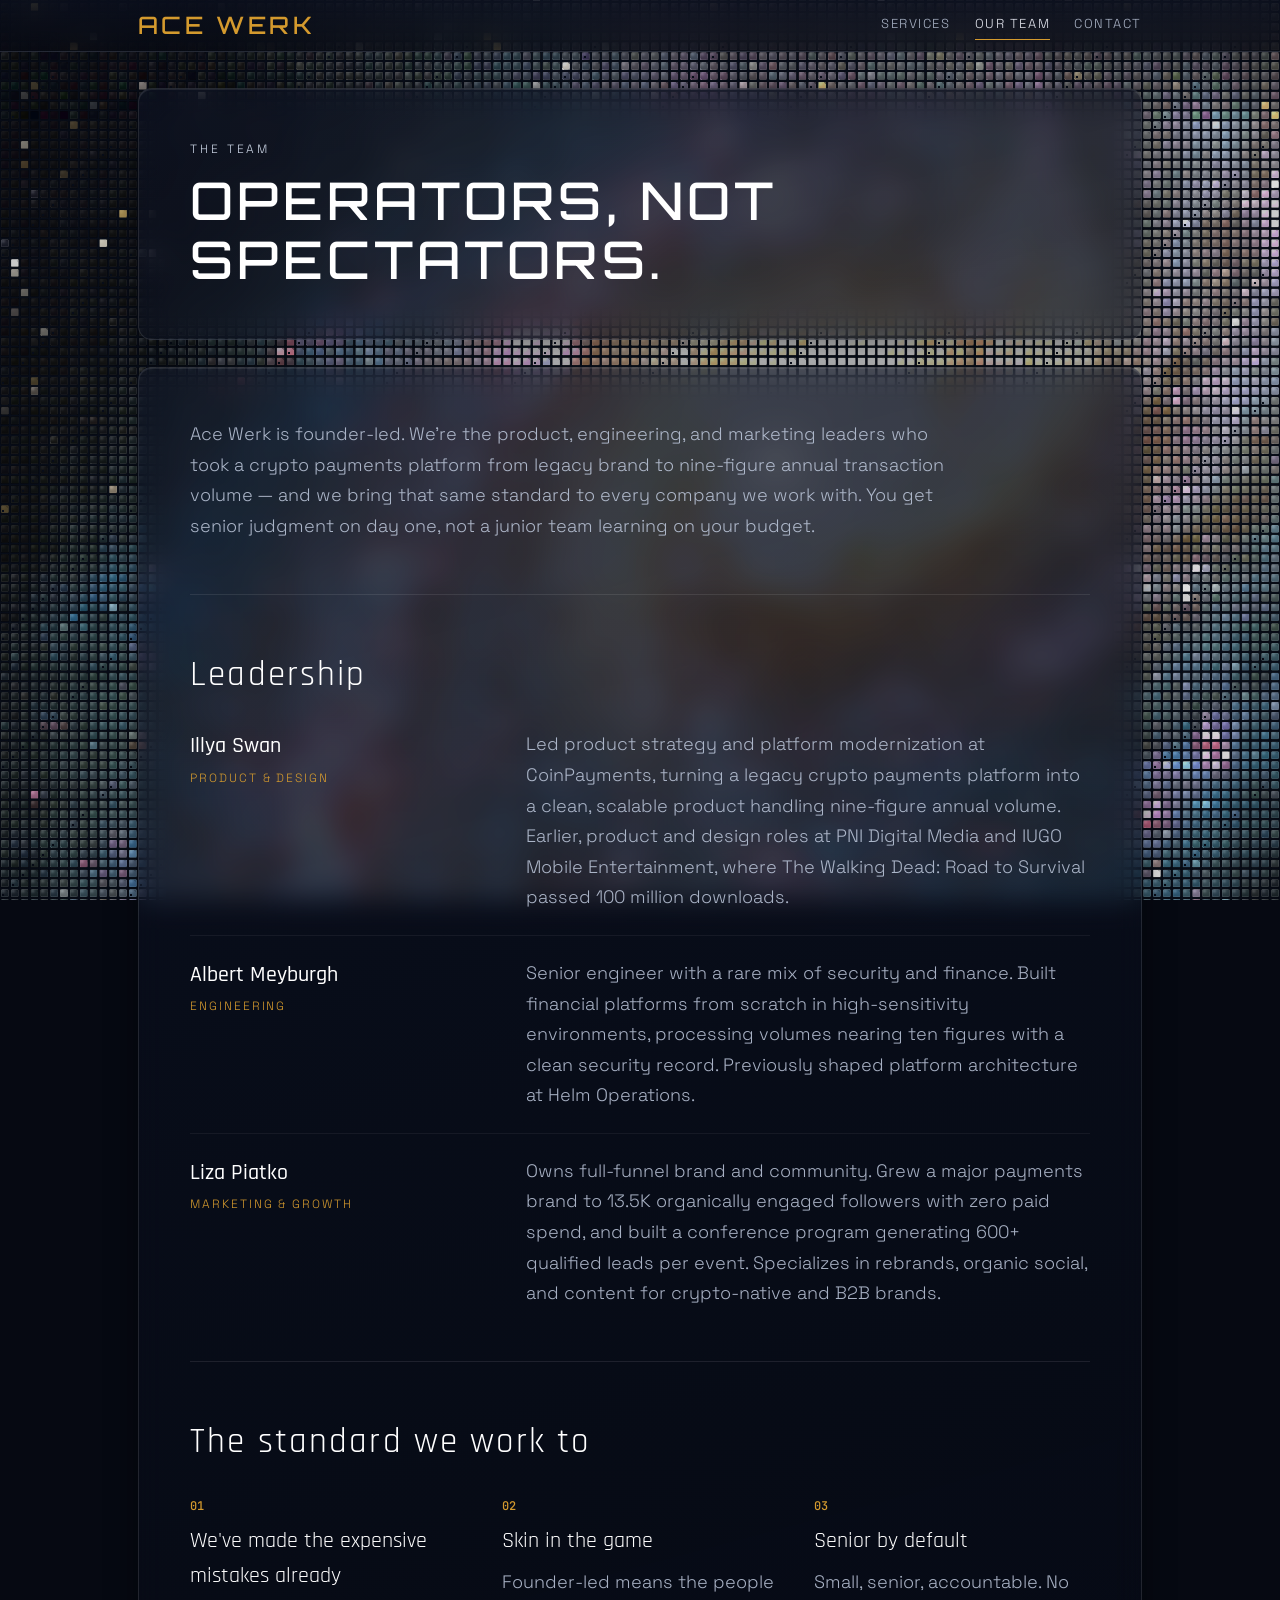
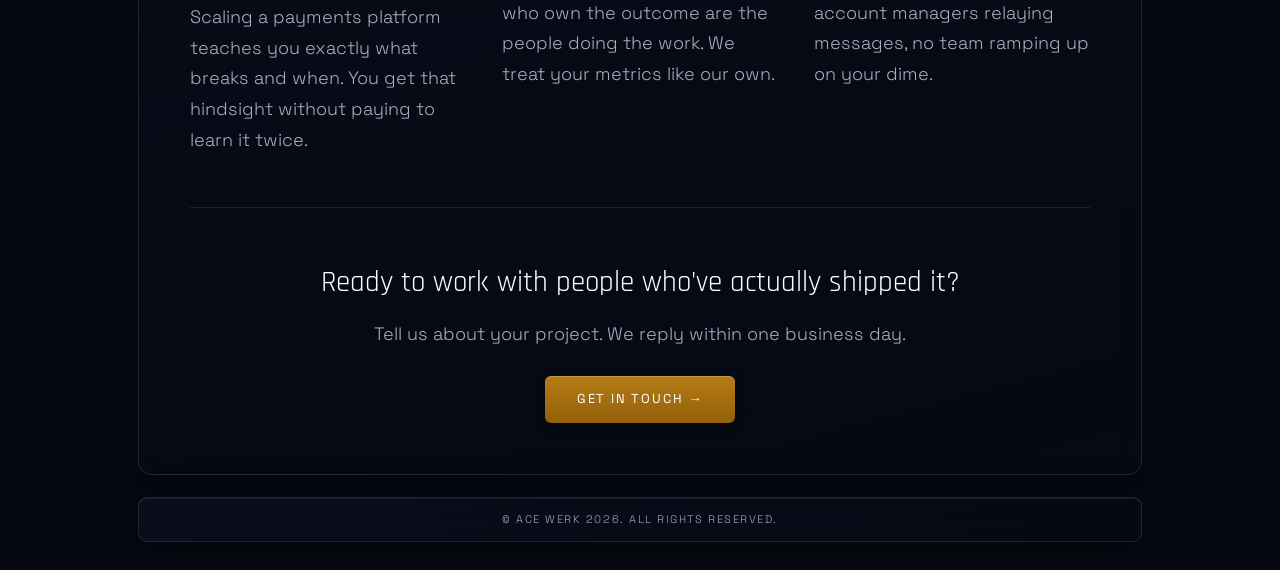
<file: our-team/index.html>
<!doctype html>
<html lang="en">
<head>
  <script defer src="https://x.acewerk.com/tessera.js" data-website-id="15435e6c-c2e0-4995-bd8e-db662d4474f3"></script>
  <link rel="canonical" href="https://acewerk.com/our-team/">
  <meta charset="utf-8">
  <meta name="viewport" content="width=device-width, initial-scale=1, viewport-fit=cover">
  <title>Our Team — The Operators Behind Ace Werk</title>
  <meta name="description" content="Meet the senior product, engineering, and marketing operators who scaled a crypto payments platform to nine-figure annual transaction volume.">
  <!-- Open Graph / Social -->
  <meta property="og:type" content="website">
  <meta property="og:site_name" content="Ace Werk">
  <meta property="og:title" content="Our Team — The Operators Behind Ace Werk">
  <meta property="og:description" content="Meet the senior product, engineering, and marketing operators who scaled a crypto payments platform to nine-figure annual transaction volume.">
  <meta property="og:url" content="https://acewerk.com/our-team/">
  <meta property="og:image" content="https://acewerk.com/assets/og/ace-werk-og.png">
  <meta property="og:image:width" content="1200">
  <meta property="og:image:height" content="630">
  <meta property="og:image:alt" content="Ace Werk — WebGL mosaic of a retro monitor rendering a black hole, gold on deep navy">
  <!-- Twitter Card -->
  <meta name="twitter:card" content="summary_large_image">
  <meta name="twitter:title" content="Our Team — The Operators Behind Ace Werk">
  <meta name="twitter:description" content="Meet the senior product, engineering, and marketing operators who scaled a crypto payments platform to nine-figure annual transaction volume.">
  <meta name="twitter:image" content="https://acewerk.com/assets/og/ace-werk-og.png">
  <script type="application/ld+json">
{
  "@context": "https://schema.org",
  "@type": "ProfessionalService",
  "@id": "https://acewerk.com/#organization",
  "name": "Ace Werk",
  "url": "https://acewerk.com/",
  "logo": {
    "@type": "ImageObject",
    "url": "https://acewerk.com/assets/icons/acewerk-logo.png",
    "width": 770,
    "height": 1024
  },
  "description": "Founder-led product studio: design, engineering, localization, and growth for startups and scaling teams.",
  "sameAs": [
    "https://www.linkedin.com/company/135276398/",
    "https://github.com/vancouvervibes"
  ],
  "founder": {
    "@id": "https://acewerk.com/#illya"
  },
  "employee": [
    { "@id": "https://acewerk.com/#illya" },
    { "@id": "https://acewerk.com/#albert" },
    { "@id": "https://acewerk.com/#liza" }
  ]
}
</script>
<script type="application/ld+json">
{
  "@context": "https://schema.org",
  "@type": "Person",
  "@id": "https://acewerk.com/#illya",
  "name": "Illya Swan",
  "jobTitle": "Founder, Product & Design",
  "worksFor": {
    "@id": "https://acewerk.com/#organization"
  },
  "sameAs": [
    "https://www.linkedin.com/in/illyaswan/"
  ]
}
</script>
<script type="application/ld+json">
{
  "@context": "https://schema.org",
  "@type": "Person",
  "@id": "https://acewerk.com/#albert",
  "name": "Albert Meyburgh",
  "jobTitle": "Engineering",
  "worksFor": {
    "@id": "https://acewerk.com/#organization"
  },
  "sameAs": [
    "https://www.linkedin.com/in/meyburgh/"
  ]
}
</script>
<script type="application/ld+json">
{
  "@context": "https://schema.org",
  "@type": "Person",
  "@id": "https://acewerk.com/#liza",
  "name": "Liza Piatko",
  "jobTitle": "Marketing & Growth",
  "worksFor": {
    "@id": "https://acewerk.com/#organization"
  },
  "sameAs": [
    "https://www.linkedin.com/in/liza-piatko-268621123/"
  ]
}
</script>
<script type="application/ld+json">
{
  "@context": "https://schema.org",
  "@type": "BreadcrumbList",
  "itemListElement": [
    {
      "@type": "ListItem",
      "position": 1,
      "name": "Home",
      "item": "https://acewerk.com/"
    },
    {
      "@type": "ListItem",
      "position": 2,
      "name": "Our Team",
      "item": "https://acewerk.com/our-team/"
    }
  ]
}
</script>
  <link rel="preload" href="/assets/fonts/orbitron-500-latin.woff2" as="font" type="font/woff2" crossorigin>
  <link rel="preload" href="/assets/fonts/space-grotesk-latin.woff2" as="font" type="font/woff2" crossorigin>
  <link rel="stylesheet" href="/assets/fonts/fonts.css">
  <style>
    /* ══════ DIGITAL CRAFT — same tokens as the rest of the site ══════ */
    :root {
      --canvas: #060912;
      --surface: #0c1122;
      --surface-plus: #11182b;
      --accent: #d49a2e;
      --accent-soft: #f4d39e;
      --ink: #e5e7f0;
      --ink-muted: rgba(190,200,220,0.88);
      --border: rgba(255,255,255,0.08);
      --glass-border: rgba(255,255,255,0.11);
      --rule: rgba(255,255,255,0.09);
      --rule-soft: rgba(255,255,255,0.055);
      --radius-sm: 6px;
      --radius-md: 9px;
      --radius-lg: 14px;
      --transition-fast: 0.18s ease-out;
      --transition-med: 0.3s ease-out;
      --max-width: 1100px;

      /* ── Type scale — marketing weight, fluid across screens ── */
      --fs-label:         clamp(11px, 0.6vw + 8px, 12px);   /* eyebrows, tags, stat labels */
      --fs-body:          clamp(16px, 0.35vw + 14px, 18px); /* all running copy */
      --fs-item-title:    clamp(19px, 0.5vw + 16px, 22px);  /* service / column / experience names */
      --fs-lead:          clamp(22px, 1.2vw + 14px, 30px);  /* intro lead, CTA headline */
      --fs-section-title: clamp(26px, 1.6vw + 15px, 38px);
      --fs-stat:          clamp(34px, 3.5vw + 10px, 56px);
    }

    * { margin: 0; padding: 0; box-sizing: border-box; }
    html { font-size: 15px; scroll-behavior: smooth; }
    body {
      background: var(--canvas);
      color: var(--ink);
      font-family: 'Space Grotesk', system-ui, sans-serif;
      font-weight: 300;
      line-height: 1.6;
    }
    a:focus-visible, button:focus-visible {
      outline: 2px solid var(--accent);
      outline-offset: 3px;
    }

    /* ══════ THE MOSAIC — full-page living mosaic backdrop ══════ */
    .mosaic-bg {
      position: fixed; inset: 0;
      z-index: 0;
      overflow: hidden;
      background: radial-gradient(140% 160% at 50% 46%, #0a111f 0%, #060a14 55%, #04060c 100%);
    }
    .mosaic-bg canvas {
      position: absolute; inset: 0;
      width: 100%; height: 100%; display: block;
    }
    .mosaic-bg::after {
      content: ""; position: absolute; inset: 0;
      pointer-events: none;
      background: radial-gradient(120% 120% at 50% 46%, rgba(4,6,12,0) 58%, rgba(4,6,12,0.4) 100%);
    }

    /* ── Top Navigation ── */
    .nav-bar {
      display: flex; align-items: center;
      position: fixed; top: 0; left: 0; right: 0; z-index: 50;
      background: linear-gradient(to bottom, rgba(10,15,30,0.72), rgba(6,9,18,0.58));
      backdrop-filter: blur(14px) saturate(1.15);
      -webkit-backdrop-filter: blur(14px) saturate(1.15);
      border-bottom: 1px solid var(--glass-border);
      padding: 0 clamp(20px, 3vw, 40px);
      height: 52px;
    }
    
    .nav-logo {
      font-family: 'Orbitron', sans-serif;
      font-weight: 500; font-size: 24px;
      letter-spacing: 0.14em;
      color: var(--accent);
      text-transform: uppercase; text-decoration: none;
      display: flex; align-items: center; gap: 4px;
    }
    .nav-links { display: flex; align-items: center; gap: 24px; }
    .nav-links a {
      position: relative;
      font-family: 'Space Grotesk', sans-serif;
      font-weight: 300; font-size: 13px;
      letter-spacing: 0.12em; text-transform: uppercase;
      color: var(--ink-muted); text-decoration: none;
      padding: 2px 0 4px 0;
      transition: color var(--transition-fast);
    }
    .nav-links a::after {
      content: "";
      position: absolute; left: 0; right: 0;
      bottom: -1px;
      height: 1px;
      background: var(--accent);
      transform: scaleX(0);
      transform-origin: center;
      opacity: 0;
      transition: transform var(--transition-fast), opacity var(--transition-fast);
    }
    .nav-links a:hover,
    .nav-links a.active {
      color: var(--ink);
    }
    .nav-links a:hover::after,
    .nav-links a.active::after {
      transform: scaleX(1);
      opacity: 1;
    }

    .page-wrapper {
      position: relative; z-index: 1;
      padding-top: 52px;
    }

    /* ══════ HERO — tight, high, art breathing behind ══════ */
    .hero-shell {
      margin-top: clamp(24px, 4vh, 44px);
      margin-bottom: clamp(18px, 3vh, 30px);
    }
    .hero-label {
      font-family: 'Space Grotesk', sans-serif;
      font-weight: 300; font-size: var(--fs-label);
      letter-spacing: 0.24em; text-transform: uppercase;
      color: rgba(215,224,240,0.95);
      margin-bottom: 12px;
    }
    .hero-title {
      font-family: 'Orbitron', sans-serif;
      font-weight: 500;
      font-size: clamp(28px, 4.6vw, 52px);
      line-height: 1.12; letter-spacing: 0.08em;
      color: #ffffff; text-transform: uppercase;
      max-width: 780px;
    }

    /* ══════ ONE GLASS SHELL — topics divided by rules, not boxes ══════
       Translucent enough that the mosaic and the gravity-lens glow
       shine through; dark enough that text always wins. */
    .content-wrap {
      max-width: var(--max-width);
      margin: 0 auto;
      padding: 0 clamp(20px, 4vw, 48px);
    }
    .content-shell {
      background: linear-gradient(165deg, rgba(12,18,35,0.58), rgba(7,10,20,0.50));
      backdrop-filter: blur(14px) saturate(1.15);
      -webkit-backdrop-filter: blur(14px) saturate(1.15);
      border: 1px solid var(--glass-border);
      border-radius: var(--radius-lg);
      box-shadow: 0 8px 32px rgba(0,0,0,0.45),
                  inset 0 1px 0 rgba(255,255,255,0.08);
      padding: clamp(26px, 4vw, 56px) clamp(22px, 4vw, 56px);
    }
    @supports not (backdrop-filter: blur(1px)) {
      .content-shell, .nav-bar, .footer-bar {
        background: linear-gradient(165deg, rgba(11,16,32,0.94), rgba(7,10,20,0.92));
      }
    }

    /* topics: separated by a full-width hairline + label, never boxes */
    .topic {
      padding: clamp(32px, 4.5vw, 52px) 0;
      border-top: 1px solid var(--rule);
    }
    .topic:first-child { border-top: 0; padding-top: 0; }
    .topic:last-child { padding-bottom: 0; }

    .section-label {
      font-family: 'JetBrains Mono', monospace;
      font-weight: 400; font-size: var(--fs-label);
      letter-spacing: 0.24em; text-transform: uppercase;
      color: var(--accent);
      margin-bottom: 8px;
    }
    .section-title {
      font-family: 'Rajdhani', sans-serif;
      font-weight: 400;
      font-size: var(--fs-section-title);
      letter-spacing: 0.06em; color: #ffffff;
      margin-bottom: 26px;
    }

    /* ── Intro ── */
    .lead {
      font-family: 'Rajdhani', sans-serif;
      font-weight: 400;
      font-size: var(--fs-lead);
      color: #ffffff;
      margin-bottom: 16px;
      line-height: 1.35;
    }
    .intro-copy {
      font-size: var(--fs-body);
      color: var(--ink-muted);
      max-width: 780px; line-height: 1.7;
    }
    .intro-copy + .intro-copy { margin-top: 14px; }

    /* ── Services: ledger rows, not cards ── */
    .svc-row {
      display: grid;
      grid-template-columns: minmax(210px, 300px) 1fr;
      gap: 8px 36px;
      padding: 22px 0;
      border-top: 1px solid var(--rule-soft);
    }
    .svc-row:first-of-type { border-top: 0; padding-top: 0; }
    .svc-row:last-of-type { padding-bottom: 0; }
    .svc-name {
      font-family: 'Rajdhani', sans-serif;
      font-weight: 500; font-size: var(--fs-item-title);
      color: #ffffff;
      display: flex; align-items: baseline; gap: 10px;
    }
    .svc-glyph {
      font-family: 'JetBrains Mono', monospace;
      font-size: 0.75em; color: var(--accent);
      text-shadow: 0 0 12px rgba(233,168,60,0.45);
      /* fixed-width slot: widest glyph (</>) is 3 mono chars ≈ 1.9em;
         every icon centers inside the same box so titles share one left edge */
      display: inline-block;
      width: 2em;
      text-align: center;
      flex: 0 0 auto;
    }
    .svc-desc {
      font-size: var(--fs-body); color: var(--ink-muted);
      line-height: 1.7; max-width: 680px;
    }

    /* ── Team: ledger rows ── */
    .team-row {
      display: grid;
      grid-template-columns: minmax(210px, 300px) 1fr;
      gap: 8px 36px;
      padding: 22px 0;
      border-top: 1px solid var(--rule-soft);
    }
    .team-row:first-of-type { border-top: 0; padding-top: 0; }
    .team-row:last-of-type { padding-bottom: 0; }
    .team-name {
      font-family: 'Rajdhani', sans-serif;
      font-weight: 500; font-size: var(--fs-item-title);
      color: #ffffff;
      display: flex; flex-direction: column; gap: 4px;
    }
    .team-role {
      font-family: 'Space Grotesk', sans-serif;
      font-weight: 300; font-size: var(--fs-label);
      letter-spacing: 0.16em; text-transform: uppercase;
      color: var(--accent);
    }
    .team-desc {
      font-size: var(--fs-body); color: var(--ink-muted);
      line-height: 1.7; max-width: 680px;
    }

    /* ── Why / Process / Domains: open text columns ── */
    .col-grid {
      display: grid;
      grid-template-columns: repeat(auto-fit, minmax(230px, 1fr));
      gap: 28px 36px;
    }
    .col-item { min-width: 0; }
    .col-tag {
      font-family: 'JetBrains Mono', monospace;
      font-weight: 500; font-size: var(--fs-label);
      color: var(--accent); margin-bottom: 8px;
    }
    .col-title {
      font-family: 'Rajdhani', sans-serif;
      font-weight: 400; font-size: var(--fs-item-title);
      color: #ffffff; margin-bottom: 8px;
    }
    .col-desc {
      font-size: var(--fs-body); color: var(--ink-muted);
      line-height: 1.7;
    }

    /* ── By the Numbers ── */
    .stat-row {
      display: flex; flex-wrap: wrap;
      gap: 28px 64px;
    }
    .stat-value {
      font-family: 'Orbitron', sans-serif;
      font-weight: 500;
      font-size: var(--fs-stat);
      color: var(--accent-soft);
      line-height: 1.1;
      text-shadow: 0 0 18px rgba(233,168,60,0.3);
    }
    .stat-label {
      font-family: 'Space Grotesk', sans-serif;
      font-weight: 300; font-size: var(--fs-label);
      letter-spacing: 0.16em; text-transform: uppercase;
      color: var(--ink-muted); margin-top: 8px;
    }

    /* ── Selected Experience: ledger rows ── */
    .exp-intro {
      font-size: var(--fs-body); color: var(--ink-muted);
      max-width: 720px; margin-bottom: 22px; line-height: 1.7;
    }
    .exp-row {
      display: grid;
      grid-template-columns: minmax(210px, 320px) 1fr;
      gap: 6px 36px;
      padding: 16px 0;
      border-top: 1px solid var(--rule-soft);
    }
    .exp-row:last-of-type { padding-bottom: 0; }
    .exp-name {
      font-family: 'Rajdhani', sans-serif;
      font-weight: 500; font-size: var(--fs-item-title);
      color: #ffffff;
    }
    .exp-desc {
      font-size: var(--fs-body); color: var(--ink-muted);
      line-height: 1.7;
    }

    /* ── CTA (inside the shell, centred) ── */
    .cta-block { text-align: center; }
    .cta-title {
      font-family: 'Rajdhani', sans-serif;
      font-weight: 400; font-size: var(--fs-lead);
      color: #ffffff; margin-bottom: 12px;
      max-width: 720px; margin-left: auto; margin-right: auto;
    }
    .cta-text {
      font-size: var(--fs-body); color: var(--ink-muted);
      margin-bottom: 26px; line-height: 1.7;
    }
    .btn-primary {
      display: inline-block;
      padding: 13px 32px;
      border-radius: var(--radius-sm);
      font-family: 'Space Grotesk', sans-serif;
      font-weight: 400; font-size: 13px;
      letter-spacing: 0.14em; text-transform: uppercase;
      color: #ffffff; text-decoration: none;
      background: linear-gradient(to bottom, #b57b15, #93610c);
      box-shadow: 0 3px 8px rgba(0,0,0,0.35),
                  inset 0 1px 0 rgba(255,255,255,0.22);
      transition: transform var(--transition-fast), box-shadow var(--transition-fast);
      cursor: pointer; border: none;
    }
    .btn-primary:hover {
      transform: translateY(-1px);
      box-shadow: 0 5px 14px rgba(0,0,0,0.4),
                  inset 0 1px 0 rgba(255,255,255,0.28);
    }
    .btn-primary:active {
      transform: scale(0.98);
      box-shadow: 0 2px 4px rgba(0,0,0,0.35),
                  inset 0 2px 4px rgba(0,0,0,0.3);
    }

    /* ── Footer: quiet glass strip ── */
    .site-footer {
      max-width: var(--max-width);
      margin: 0 auto;
      padding: clamp(14px, 2vw, 22px) clamp(20px, 4vw, 48px) clamp(18px, 3vw, 28px);
    }
    .footer-bar {
      background: linear-gradient(165deg, rgba(12,18,35,0.58), rgba(7,10,20,0.50));
      backdrop-filter: blur(14px) saturate(1.15);
      -webkit-backdrop-filter: blur(14px) saturate(1.15);
      border: 1px solid var(--glass-border);
      border-radius: var(--radius-md);
      box-shadow: 0 8px 32px rgba(0,0,0,0.45),
                  inset 0 1px 0 rgba(255,255,255,0.08);
      padding: 13px 20px;
      text-align: center;
    }
    .footer-text {
      font-family: 'Space Grotesk', sans-serif;
      font-weight: 300; font-size: 11px;
      letter-spacing: 0.14em; text-transform: uppercase;
      color: rgba(200,210,228,0.8);
    }

    /* ── Animations ── */
    @keyframes fade-up {
      from { opacity: 0; transform: translateY(8px); }
      to   { opacity: 1; transform: translateY(0); }
    }
    .reveal { animation: fade-up 0.3s ease-out both; }

    /* ── Responsive ── */
    @media (max-width: 700px) {
      .nav-bar { height: 44px; padding: 0; width: 100%; left: 0; right: 0; }
      .nav-bar .header-inner-wrapper.site-container { max-width: none; padding: 0 clamp(16px, 4vw, 32px); }
      .nav-logo { font-size: 12px; }
      .nav-links { gap: 14px; }
      .nav-links a { font-size: 11px; }
      .page-wrapper { padding-top: 44px; }
      .svc-row, .exp-row, .team-row { grid-template-columns: 1fr; }
    }

    /* ── Reduced Motion ── */
    @media (prefers-reduced-motion: reduce) {
      *, *::before, *::after {
        animation-duration: 0.01ms !important;
        transition-duration: 0.01ms !important;
      }
    }
  
/* Unified Container Pattern:
   - Exact alignment for header controls and main content.
   - Same max-width and padding used everywhere.
*/
.site-container {
  width: 100%;
  max-width: 1100px;
  padding: 0 48px;
  margin: 0 auto;
}

/* Header wrapper: same alignment rules as content-wrap. */
.header-inner-wrapper {
  display: flex;
  align-items: center;
  justify-content: space-between;
}

</style>
</head>
<body>

  <!-- ══════ THE MOSAIC — full-page living mosaic ══════ -->
  <div class="mosaic-bg" aria-hidden="true">
    <canvas id="mosaic-galaxy"></canvas>
  </div>

  <!-- ══════ NAVIGATION ══════ -->
  <header class="nav-bar" role="banner">
    <div class="header-inner-wrapper site-container">
      <a href="/" class="nav-logo" aria-label="Ace Werk home">Ace Werk</a>
      <nav class="nav-links" role="navigation" aria-label="Main navigation">
        <a href="/services/">Services</a>
        <a href="/our-team/" class="active" aria-current="page">Our Team</a>
        <a href="/contact/">Contact</a>
      </nav>
    </div>
  </header>

  <div class="page-wrapper">

    <main>
      <!-- ══════ HERO ══════ -->
      <div class="content-wrap site-container">
        <div class="content-shell hero-shell reveal">
          <div class="hero-label">The team</div>
          <h1 id="hero-title" class="hero-title">Operators, not spectators.</h1>
        </div>
      </div>

      <!-- ══════ ONE CONTENT SHELL ══════ -->
      <div class="content-wrap site-container">
        <div class="content-shell reveal">

          <!-- Intro -->
          <section class="topic" aria-label="Introduction">
            <p class="intro-copy">
              Ace Werk is founder-led. We're the product, engineering, and marketing leaders who
              took a crypto payments platform from legacy brand to nine-figure annual transaction
              volume — and we bring that same standard to every company we work with. You get
              senior judgment on day one, not a junior team learning on your budget.
            </p>
          </section>

          <!-- Leadership -->
          <section class="topic" aria-labelledby="leadership-title">
            <h2 id="leadership-title" class="section-title">Leadership</h2>

            <!-- TODO: Add headshot for Illya Swan — use existing design system duotone navy/gold treatment -->
            <!-- <img src="" alt="Illya Swan, Product & Design lead at Ace Werk"> -->
            <div class="team-row">
              <h3 class="team-name">
                Illya Swan
                <span class="team-role">Product &amp; Design</span>
              </h3>
              <p class="team-desc">
                Led product strategy and platform modernization at CoinPayments, turning a legacy
                crypto payments platform into a clean, scalable product handling nine-figure annual
                volume. Earlier, product and design roles at PNI Digital Media and IUGO Mobile
                Entertainment, where The Walking Dead: Road to Survival passed 100 million downloads.
              </p>
            </div>

            <!-- TODO: Add headshot for Albert Meyburgh — use existing design system duotone navy/gold treatment -->
            <!-- <img src="" alt="Albert Meyburgh, Engineering lead at Ace Werk"> -->
            <div class="team-row">
              <h3 class="team-name">
                Albert Meyburgh
                <span class="team-role">Engineering</span>
              </h3>
              <p class="team-desc">
                Senior engineer with a rare mix of security and finance. Built financial platforms
                from scratch in high-sensitivity environments, processing volumes nearing ten figures
                with a clean security record. Previously shaped platform architecture at Helm
                Operations.
              </p>
            </div>

            <!-- TODO: Add headshot for Liza Piatko — use existing design system duotone navy/gold treatment -->
            <!-- <img src="" alt="Liza Piatko, Marketing & Growth lead at Ace Werk"> -->
            <div class="team-row">
              <h3 class="team-name">
                Liza Piatko
                <span class="team-role">Marketing &amp; Growth</span>
              </h3>
              <p class="team-desc">
                Owns full-funnel brand and community. Grew a major payments brand to 13.5K
                organically engaged followers with zero paid spend, and built a conference program
                generating 600+ qualified leads per event. Specializes in rebrands, organic social,
                and content for crypto-native and B2B brands.
              </p>
            </div>
          </section>

          <!-- The standard we work to -->
          <section class="topic" aria-labelledby="standard-title">
            <h2 id="standard-title" class="section-title">The standard we work to</h2>
            <div class="col-grid">
              <div class="col-item">
                <p class="col-tag">01</p>
                <h3 class="col-title">We've made the expensive mistakes already</h3>
                <p class="col-desc">
                  Scaling a payments platform teaches you exactly what breaks and when. You get
                  that hindsight without paying to learn it twice.
                </p>
              </div>
              <div class="col-item">
                <p class="col-tag">02</p>
                <h3 class="col-title">Skin in the game</h3>
                <p class="col-desc">
                  Founder-led means the people who own the outcome are the people doing the work.
                  We treat your metrics like our own.
                </p>
              </div>
              <div class="col-item">
                <p class="col-tag">03</p>
                <h3 class="col-title">Senior by default</h3>
                <p class="col-desc">
                  Small, senior, accountable. No account managers relaying messages, no team
                  ramping up on your dime.
                </p>
              </div>
            </div>
          </section>

          <!-- CTA -->
          <section class="topic cta-block" aria-labelledby="cta-title">
            <h2 id="cta-title" class="cta-title">
              Ready to work with people who've actually shipped it?
            </h2>
            <p class="cta-text">
              Tell us about your project. We reply within one business day.
            </p>
            <a href="/contact/" class="btn-primary">Get in touch →</a>
          </section>

        </div>
      </div>
    </main>

    <!-- ══════ FOOTER ══════ -->
    <footer class="site-footer" role="contentinfo">
      <div class="footer-bar">
        <p class="footer-text">&copy; Ace Werk 2026. All rights reserved.</p>
      </div>
    </footer>

  </div>

<script>
(function(){
"use strict";
/* ══════ LIVING MOSAIC — CALDWELL 45 AS THE PAGE ITSELF ══════
   One fixed canvas behind everything, sharing the landing page's
   tessera DNA. The artwork is baked from the Hubble WFC3/WFPC2
   composite of NGC 5248 (Caldwell 45), area-averaged to the 130-grid.
   Dark tiles are baked with the shader grade pre-inverted so deep
   space renders as black as the photograph; lit tiles keep the grade
   plus a measured +12% energy/chroma push,
   lift, which compensates the ~28% grout/alpha darkening of the
   tessera field (luminance-blended between the two curves).
   Tile pitch: max(vw,vh)/130 device px — identical to index; the
               crop recentres on the galactic nucleus at any aspect
               ratio (16:9 through 9:16), so the core never leaves view.
   Tile body:  same rbox crystal-facet shader (fill 0.87, sheen, bevel,
               sparkle, grade exp 1.28 / gamma 1.30 / sat 1.22).
   Motion:     in-shader spiral shimmer riding the measured arm pitch
               + breathing nuclear starburst ring (tiles never leave
               the grid), twinkling star tiles sampled from the
               photograph's point sources, periodic tile-glint shooting
               star, and a gravity-lens pointer: nearby tesserae lift,
               brighten and lean toward the cursor. One unified drive —
               after ~2.6s idle a phantom cursor orbits the nucleus;
               real input overrides it instantly. */

const G=130;                 // grid COLUMNS; tile pitch is still derived from G,
                             // so the tessera scale is identical to before
const GR=154;                // grid ROWS: 24 synthesized deep-space rows were baked
                             // ABOVE the photograph so very tall viewports (and the
                             // mobile URL-bar height jump) never run out of artwork
const HOLE=[84,57];          // galactic nucleus centre in global grid coords (33+24)
const BG_B64="[base64]/OzlDMjQ8ODM2PTY/N0JLQEJOQjxNRjlHOzhAPzdFPzxGNjJFPzA7O0JGNDVCMzs8MDg7MDg3NTQ5LTI0KzIyMTA3Ki42LjAzMy0xLy4zOTA4Nzc/[base64]/PDpDODVEMjlKPTlFOkBTRUJLSDtCTENfRUFUT0RVWURXUkdhTUFOQj9PSjhSSUtKQTc/QTQ/SjxSRT5CPD9KQDlFQTlMS0JCPj5FQUJIRzhFOz1MQjxJPUBDQjZBRkNFMDw6PjpAMT5DMDQ7Ojg7PDI6OTJDO0BCODpCQzQ/QThNP0BKW0hhPTlBNTQ/MDAxNCw5NTE7NzE3PDE9ODI/OkBEPjo/[base64]/PjlEPUlLSEM/REhTU0pFUVNeQ0dSRkVNODw0OzlHPT5EO0NGQj0/[base64]/[base64]/[base64]/gXSet6HKt5/Ul4/[base64]/ZV9yb3Ofdl11eG2GgmBwhIGnq4Ksnn2Yj4axc26Eb2VvXlhgamx4bmhyaGNxVE1HcWNpkoOce3aTaWZ1cFtje3SCd3B9YmNvYm5zbmljbmxwbnN8cXWGYnSEbm16a22BYmlxWl9fWV1XWmhxWGNrWm14eG16mnifgm+GcWuAVlZVWFxeWlNNS1dZV1FYZlZaeGx/[base64]/ooKxr36st5W7mGt+i3+YlYauhXmMdV94bmJxe3SVgWuGf2x6eWx/k4auhHeIfnqNeWRaf2t1dm19fm1pc3F7dW9zdHJ+aXB3a3J/[base64]/uD/6sb4u5fSw6PWuK7MfX+PopC0fnqAb29vjoOJjIOWpo6ecmlRZGBXeGxlcXBqbGhjf3NvaXN/[base64]/yiJ3YiIWmn4Sdg2hwqJC6uZ3JsJiy48Dl/OH/[base64]/hXKPrHylwoqyzJHK2rLruZPBp7Prra7opZjHinWIiH2RlourppjDvpzT17nl7M/1+97/[base64]/JzQ2MzY6MDg8Mz9GRFpvOEZSQEFGQkhUQlBePlloP1FdQVhgUFdjWVlhXGV9boWsaXiZhnyfeH6hp67aj5K9q4irzJnU1KTnzprQvY62taLRq5zGnIqtlIitm5S7qJnNrJ3Jq5fAsKnPvJrP6bny9NL7+9v/4Ljm1rLjuKLEhHJyqJKne2xrmYucx7LGu6TBjYGKkX6AfHdzf3l1eHd/[base64]/eI62jpCynIKl0pjU9Nf/2azey6/juZfHtIesnniPjZXCt63eppvMk4ywy6/d4sDx8cz6/+f/[base64]/OUFLdVN6SE1TS01fQ1hoRWB5UmV7bW+DaHGRaXSSdWmGh36pk5TFgpnPfIitmISenYyvq5jNyo224JjBz36erX+Isnqe16a4oo6fpJrJi46omo6qu7Tnya/d1K3j7Mb3+NP/5bzvtJ3CqY+wyKbLiHiBgHJpemNTgXpsjIiLk42Ol46ZhXxpfHRmgm5dhnJgg352h4N2hH1ri4B/[base64]/KDFDJzA2IjQ8JT1KHjVJXEdiMDtHND9GOD9MOUhZTEhcSVFcQFpvRFdwVV5oTGOBU2Z9Y3eYaXWXfXeXoarinZC5jo6qfXyWgoSfj5O/lpW7n4OXvafVtYKXwZGvmG9wnm9+zo2hl4CWlISMi42kloqqrZrFpJe+oIuvsoWz37Xn3b/jjpCivJS48tr8pYaefXZxnIaNlIOCjYCFlI2RkouOh21XfnJjh3VfkIFwmI6Xm5aeloJ+gXt11LbVnI2fkI2RjIuUgoeIjJGef35zdXJrenl/l4addXh6gXuHbmdhdWVkZlpXaGFigHWHf3uRWF9aaGhlamNefHWAW2lrYWBfWlJHYVJQXE1HYlVQaVdeem17lYKXtJS/[base64]/[base64]/[base64]/[base64]/[base64]/[base64]/[base64]/[base64]/yJJj16yI2qeA1ryz17Sa1aKFwJNlp4dwv5ON1qWjso56xJB9sYN2n4ZkpI1xo4lymJWDn6Ogl5SMkYuBloV2ioR3iI2KdnhujHxygYJ+g3Rwel1Xal1TUEo/[base64]/+tb//eT/9s7/56PQyaXUvqXZsYKQiGVUh2lbjW9ajnFeknlmkn1omIJxm4RsnoZsnYpyn4tplpWEo5p/[base64]/[base64]/+dz/46r2+N7/7dD/sZK2oXF5fGhlk2tVj3BhmHxml39knYdyooZunolznI9+p5B7oJeUoZ2JpqOUqKSNs55+vZ5xsZNzyaiaxqB1y6uCzqyByKN8zKBv2LWY2LOg4MLC58rQ16iI4rme68/E68/G6ca44baf5cWy4LaJ0p9v3LWXzKaJw5V1sYVi2I5qxpR0zK6kxaWZtpeCtKGXpJR8pZl/[base64]/xJnQxJGsqnZwjmxRoYBolYJynYh2n4RrnopzoJeHr5eQsqGcuLXCq5N6rpl9ro9dtJNqu5l5wJaCyaWJzq6Py6R/[base64]/[base64]/[base64]/f11gkVlczHKQypjI28PevZi8u5u7yLrkuZeuimBDnGxap4N2rIVuoIdwo4t4ootzppaNqpmOr6Wbsqajr6eap6CHspttvqJ+uZl3zbq10K2Pzq+V17WN2bmq4cS+6djl7NTn7cnV+ub1+tvp+Nrm/er39tTY9L+x993l/[base64]//D//+3+/+35/+vw/+////b//9rf/t7t//X//+3/[base64]/+vz/+z2/+rw//j//////+35/9/x//X///////b/[base64]/AkpWutaGnyaCklmlSuIBvt3pnrH1lqoVxpY2Ap5F4r5SFrZyMsJ2DtJyBsp+AtZp0vp9xwqSKya2U0beh1rSU1LGb2rmZ3beU6sSv89/g99bV9tDU9tvg+uHq/+ju//////////r//////////+33//n//+v//+3/2pSp25uA4KJx0Ztx2KaYx6ORwK6y1bzQwJ+g1aWZy7/[base64]/ioykjpGoe4mjkYiajI6lkZavppGwvYyks3yOyZWwkGteo2tXp3Bbsn1klXVan4N1n5CPqpJ6rJR7sI5xtZiGvJ16tJ9/sZ+EuJ5zuKaAy66UyauT0auG27GQ27SV3q585ryb7Mq758jE79fh+ePt//////////////////////////////////j///////v///z/88DA87+g7ad11aCB2KiWvJyAvaar2MDbxqeZx62dxK+uvKGBsK2lqKGRnYZono+AnIlpkIBukXxehGxOe1pKhXNrjoKKZlVBZkQ/[base64]/z6O+vYaZkl5CpHNXo3ZcpHpcooNvo4htp5GIqpF6solqsJeGs5Futo5muZuAvqaQxaN+w6Z9ybSf0rKZ07OX17un4LSP4bWN7MKi5L+o9dre/PD6/////////////////////////////////////////+/0//P7//z//9vb/[base64]/jmRQlXZln4BlmoV9oI+Doo57sZaGrItmuIdyrI1zspFstphxvZhnvpx+uZZwx6SE0aeFz55p3LKQ4LeT2KeI57qY9czH7cW/+OHm//b+//3///////////////////////////////////b7//j///n/////98fK762F1qZ/[base64]/262F57+q78rB9dDa/+by/+v0///////////////////////////////8//77//f2////////////////[base64]/nY2XhW5rmHZ2gl9UdFpUi2hTk3dkl4F0m4yGno9/o5OPpY9+pIp2rYplso5ltZBrvpVqwZ1zwKaKyaaFy6+RzKiM0a+X1qh63at03KaA78a26b2w7tDW//r///////////////////////////////////34//z6//////j7////////[base64]/OLv//T///L7//3///////////////////////////////////z8/+vt/+rz/+/27LGo2qeC7760z59/[base64]/oYagin+Ntp/Bo6bZn4ikmXV1f1ZPrISNvJGXi3Nflndyl4R0oo99oo+Mpop+p4ZkpYhxrpGDqYlwvKGSx6iCv59vvaR2xJtpwJxtzKSD165/36x925xe3qmF28C+7MnW//3///////3///////////z7//38//////////////////j2//Hx/9/a/+HX+dDE25JY2Z113qV7wJh+46Sa1aqV2KeCyqyTy6B9vpZsvJ51podtmHZKlnJHlXtSiHZYims/[base64]/HkYSjqp/Nq6bXnoWalXdviWpYjGhQhm9ph2teinVjm4ZzmIyIoItsnYRhpIl1s5ODs5uNrpZ1xKiKvaSMu6qLw553wJRbyZ91zpRcyZRX16l60J1o4bCW4r+79+Hv/+/4//r///r///////z///v7//37//////z9//f3//Px/+Ha/+nw/8/E/[base64]/P0lLREtKS1NaXl9fUVVfXlNPXFJQb1dag3uUfHWBfHmOinVuooOZho2qkYifgKDQm6PAk3l/h2xfjW9ijXZwjmpkn29ikHdyn4iCnIF1oH9tp4hvq4duqpWRs5d+vKKJu6ONxqWVv59ywZhqvpNo1KyH06Fwzplj06WH4KyI6LSS6snK/OXu/+Tr/+Lr//////////L6//f6//jz//7+//Po/+LE/+nh/+r7/+j7/NDb88vCwohS4ad44K+byJh07rqk4bCc57/[base64]/[base64]/eDg/+rz/trr//7///b//////+fw/+Hj/9PE+L2m/9rh//////L//[base64]//f///f//+f2//////////T9/sm8+c3E+NPk/[base64]/[base64]/ezw/////////93n/+X8/////97m/Led//L//[base64]/h3R5dGtyc2hldmdpfVpVlG1diHd+jHZwgHFoeVxIg2ZZlHddkHlqoYh2o5WYoJSMqpOCqIZ2sZh8rpuNspZ4rZ6Jv6B3xZZutoJOvJV+2qCH3pde2aN+wJyB3qqf8MXG0qCn9Nbg/OTt/uns//3///z/9ru177G68Kye+7qs/8G7976j6auB4ZFa36twz5py3KNq36Nl4sGv2rGKx5xov5dbwZNkv45fsYdToG4/nGw8kn9GmGw6h2JRf2RGm4RnjnJmgXBdjX93g3BmeWFOWk8+b1hMUEY9eGBqhXJ/Zl1geGlwbHF3Y1pXWEw/[base64]/Ozz9cCn66eA5ZZd+buW/[base64]/En46wupW3j32HpIyrgVxcoXl7hmdniGJihWZ0kGxqhH2ChGxjgmdYY1ZGhGpfiXtqi4V3lIt/lYBxppGMp5eZqZN/taijtKWUqpJztZt/tn9Vv4xspHVKuId+2Y5kqHxay52Ew4lX2J9w4sba8cfL98/g++7/[base64]/iGNNhndnhoBxmI1+qYZ9n5Gb1bPNrI+QsaCTtKCIpKSUtpx6q3tPwI9twId51qO+7MDk0JST15yMtXg8z45i4qeL5by17MTR9eH37cbP6MW/[base64]/imtLg15BZVQ/ak82VUQ3aFBBalJPZEgyXkNBdVtleF1nblZvr5S/w6LSa1toTUtAUkVAaF1iYVtiqo6eY2V7SVBKQ0Y/QEtNPkVKPkRGPE1cQEpTBggHCAkLBwkIBwkLCAwRCQ8QDRITEBQVEBgeFCUyGzZLHD9VFzRKITA5JDVGRmODLkNaKjxOI0NaKUNYLz9UNEtVNEZaLkJPMUFPNkNGNUtQQk9RTU9XVlVcWFVal4CSZXOHbWl1dWtzfXJ5lISkoJ7PlqTIlZ/[base64]/[base64]/Hk6vahZ/Ih6DNjo2tqJzEjneOdExLimZqdlxVbVxUd294gHt3hXx+fnBzZV9Vc2NagnZth4OCkoN9jI6Lk4yDhmdmkHxkh39niohynHdZsJZ8rY10sYZovpN/[base64]/emtbg3tjlop3l4l4lHlokWlco4BsrZd/vZqKvoxesXlSkGZQu3ZjjW9ThG1UnnpBl3VWqm9ElWg2lGU7l2xTyplcy59uzZlgwZJix5ptwIhWxIFLtYBdon5cwY96wqGPmnRZkWdHh2I/iFc2hFs6h1IzdFUwhFgzkWE7flE9gVk5fFk7eltLbFtIZkdDWEdDdVVUeWFXbFRKdmZthnl+bHWBenZ1dHCAVE5YdlZkhneQYWNpcmZ1TktLRlRTwsLEYFdUSU1VPVFKR1JaOk1UPE1UPkZZOEBALjk4BggKCAkMCAoNCAwPCA0SDhYaDhceFSErFTJCFikxGC0/[base64]/[base64]/moBxjW1Fj2A0fFs7il9Gq25GiFYyf1QrjF8rqHIpkGMrkmM0nGs5qXI2tHEzlm44lWcoqnE0m209klotj2Ixh18xeE4zkGs/[base64]/KURUI0ZaLkRMMUdNMUhTQ0dPOFJhPE9hPU5VRUZGSkM6TEU/[base64]/glg2d0ohYktEflw9clQ0aE03ZFFAiFNMfmBUe1dJbEw1Z0k5iWVvl3R2mIWWnYCQwp/[base64]/[base64]/dHqQb210Y1FHUUY/[base64]/W1hZZmp4aWJpYmt4foWjfX2Ij4KQn5++j3RrkXl2kIysloerm4iye3yJfWpxcFVQe2NbcFlUdm51c3d5b3iHaHB2aWtxcGRqVUY6XlZOdHaGaHB9cXNvbWtkaWJVbWxnbWJdb21rgW5gfWthemphiHaNlYSEgoqVj3hweFxNdltNZk0/fF1VlnJhhVtWe2txe2RpZ1JJaVJFcFU/eVtobk48Xko3aEs3a1Y9UkgyeEQ0Y09CZmhkdlNIlmNxeFhbiY+9hZHFr6nSclVdbF5jZllUYl1deGRefGZmZkxMWU1Pa1dVSkZOX0RGekNNRzMtRjouQ0A/[base64]/iWhqgWRng2RqppClpJCljoeag4SWgGdrW1BFb1xhal5Ub2h3bW10dHSCaHSEdmttaVRRXUpOYlVEbmdwX2pwbmNjbGNcYGFOZltScGFOfW5cc2xha2tvcG5mcVxUjnp9hIOLe2VTfFhNZ0xIf2N5xZq0kXJ2m3eEe2hieVtYYlQ/eFI1dl1AfldAXEhAPj4vVEs6X1I/cWRjbmBucGptgnqJf3uWiWV3hFRXl56/[base64]/[base64]/[base64]/hWdwiY+ygZK0fpe2hJa0jHiEdWZcf3p5eXV/fHJ2dGNakVRelHCKflhdjlxkbl1kZllSeXJ9cnV7inqMdF9ic1dWdmJ1YU9dXUhSVVJ4jI2tgXqzXFuHV1FQT1luVVRaVFhZSVJdRFJcQE9QSFNUQFVoPEhENjg1LS0qMzc5OENKMz1CSUlRPTpBMTUxKzQzL0JSOj9KOkFJMkZVXkZnxqTUqI/[base64]/[base64]/VWl/ZGpsW19lWmNqWmtzWHGBXWNdYF5bYF1cYVlXYFNEZmJiXVlSalZVX1xrdmp4aGBvdn2Ua3SEaGFZZWBgbWFmZVNVbF9fdHF8bVNOcmFyfV5jcmVphnyDcG52dWRsamFnb3qOdGqDeWR6jqbeo6/[base64]/[base64]/WnCWZmVxVHWbYXeSS15oPlxqRFplOVtlPVRfP0xNQFdrQVBWOERIPU1TNUpeMk1SN1diOk9cM0RNNzY4Q11/[base64]/[base64]/[base64]/[base64]/GiozGiYtCg8OCAwMCg4ODA8PDhIQERoZFh4dFBwgGCEgGiooICwsJTM0JDU5JTY8Kjo/[base64]/ODw8RE1SOT9CQENMOkpXRUpNOExdOE5QOzc7LjY8NT9LNUNKR0BWTVRwPUFNn0pkbURWWEJbQUVkNEtjJUFVJ0BOJj9IHTVCGDBAHTI3Gy00GSsvGCUsBwoLCg4SCxATCxESEBcXERgYFBwgGSEfFx4cGiMkISwxNjY+PEZQKkRXLkBRNEhWN0RMNUJFPkBCPT4/QTw7S0I/ZWN9VGN2WWp2bniTa2h8b2l8f2KQyZjW2s7/1tT/ysr/383yjUZEdEA2p11KkltbkmpncWNddGhwbmZsZmVtZWBkaWBlaWRuWFdYXmBqWWt5W21/[base64]/SDg+Nzs8Nz4/[base64]/bWJ0eFBhvoa1naDjgrTyea/[base64]/Qn2rR2R9R1dqQ15/SltzRF56Ump/SVVmQUxkMkFPOzxBLzk4TT5UcD0/pFlvoWGPj3GXlWeHQD5DN0lNOEdPOUBFMzo+L0NFQElQPWF6MUpRNklONUJPQE5XPk9mR1h7S1Z3LENZLD1IJkpfIkBHHT1LHThEHTY7GioyGSMmFyQsFSEmEh0lCg4NCg8RCxEZDBAUDxYUFB0iFSAjFiIiGiIoGSQpHzQ/MjtRT09jNVuBMUZeNUFUN0JLN0FDPEtdPj9BQT07RUhQZldsZ05RWltpX1pdV1VbYVBabENGjENCg4CpeabcmrL62dv/rY7Id1Vdi2V3mmRveVxeZlhWcG96aml1bG59XmdrZ2ZsY1xkV05EXWBnampyYWVwY2Z5XGdvUGZ5TUxCVlBUU0pCVFBQV1JcS0VGREVNRkE8X1Zgdl9tVm6YV1lobU9fQUFLSEhNTl5tP0M/[base64]/r6LinH2aeV9vc1NUWVBTZl9iZGVta3WFa3B6YG56WllcYmFwXlJNWEs6W2BgZF5mWmdzVWRrTmp/[base64]/[base64]/KVZwLFVuNExdMERWJUBQKkFIJUBNIjpLIT1OHj1SIzlCQjtQHSkqGigyFyImGCIoERkbERQVDREVDBETCg8SCw8SCg8TDRUaERUWERocFR8fITE/HCcoISMoNTApMzI3U0hfU1V5V1FvSVh5PGOGRlFwSENONj9CQE9XRFJcSVBOTVFaRz9AST02XF1uamN2aWyChWF8lXumc4azgIrCXYWsiZzBfoWsbF9rXklLUEE7YFRTb2pxaWFpZW9/[base64]/O0FEO0VPNztBOjs4RU5cQE5WSFNoP1RhQ1BYUVZnRGF/PVttRGWJVHCSPGCASV96S2eHOWd/[base64]/U1tpUl5wVU1NXml7ZoiwZYavfIOiYGp/[base64]/LTojKXoPFkJfPZmaSR0RSQD06Ojs9OUBEOT4/[base64]/[base64]/[base64]/[base64]/[base64]/YHCEaWt8aXONZH6hbXmZZ1tfYFhea2BecGBjeVVey7HagpbPcnOGVVBIWkw8XE1SUk9LZFxiYXCDXmx/[base64]/[base64]/ITxGKEFNIDdKJDtXNDpTGyw1FB4eFBIUJxkaFxUXEhUXDxQTDxQXCw4QCg4QCQsNCQ0QBwkLCQ0QCAsPCQwPDBIQDBEWEhgcEx8sFiUwHykxIikvJDVDLDY9KjhHNklePFBqO0hdTFd/[base64]/MEpROUlPNElaQkxYOkdIP0FGRUZHUz89R0ZNSj83P0VKTEtTVUxVTktMXUtMXEhUW0lOUVJbZlVibnCFZG2IYV9oaWJqUlVOYWR0dWZzc2h5Zk9Sj26Jj2duc3eRbW6AZ2p4b2p6WU5NU0dBU1BQZVtjUmZ1Wmx/VnGKU26FWG2KXWRwX2JuYG+RTmZ9XnB/[base64]/[base64]/[base64]/TXimVHKeTmGAT1xvTFlwTFttRFZoPUhOQ1NnPldjOkZEQExNOE9bOVFdN1dqOVRnQFFfNElVMEJIOVJfNEZNLFpxLkxTLExeO193MFdzNkRNOEJPLkRMRz9OODlELjxEJDpKKzxIJDVEHzA4ITM/[base64]/KzpEKjNCKDI1JkRULD9GKj5IMD9ANTxIREtfS0VHO0hWNj45Tjs/[base64]/JzlDWVJWKTA7NTc8TkVrMzI6TzJGMikuKDRQKCs4GCMsEBkgEBcaEBgdEyEtCw4QFBkmDRQZDBATCQsNCAoKCwsNCAoNCQwNCAsPCQwPBwsPCg0PCw8QCAoMCAwQDRIXCQ0OCw8VDBMWFB8mIC8/[base64]/rgankbKbdSnGKZWVyUldnUlhgPUBHPUtRQFRjPFdtPExQO0lWLS0oNUJGOUlULkhTM0hLLENOLEVNMERRL0hbKklTKURNI0RWJT9OKEJRJDxHJzY+IzZBLzI/ITQ8HzE/[base64]/[base64]/JTQ9IzU7JjY/[base64]/JTQ7KTItIy0rIy00KDAwICosHSw0JC80HikrHCcnFyIrGCIpGCcwFB0cFB8iExgbEhgbDxUZDhIRCw4PCQwNDA4NDhESICgtCg0QDA4QDxUdExkgCQ0SCQwQCg0SDhIaFBsoWzBOKB8uEBYhDBATCxAWHiImCw8VDBQcCAkMCAkKCQwPDxYcGjE/EyQwFyk3IDtXISQmJC0wIjQ/HSwzHTpOIjpIIztKNThGKzhFKzpEMUJIM0pTLEhTOD8/Mjk5Vjs/[base64]/[base64]/sx4fAv3/R1qnwtXrCmm6ge1Bgbl+EZV6AfVFmdFp5TFhwVEtVNEJNN0ZKNkFBM0JKMDw8TEdXOzg1MDg7Mjk5Mjo+PUZWLkNRXHKNPGqYOFhoOktgVExkgU1rhmKCLD5KNkFONT1PMDo/RUJVPkZZQURciE96znquZzQ2NzQ2ICwtICsxHy0wGSgxGi42IiotGSMpFyMnFyAhFygzGB8kFB4hGTI/[base64]/+X/+db/z4rX8s///ej/0I/jmGeMg26WeVZudWeMdk5lWlNoSEZSQ0BCPkVLNENHNkFJMj9HLT9DWT1DQDY4NjMzIykoLjU5M0ZTPFJiO1ZwPGONNUthLUdQP0FTTk1xRUZVO0NVOTZGOzQ3eVJvqYC8i1iGhUx2dDhJVy86NCsxJSYtHzVIJzY/[base64]/UUJWST5NNUdaJ0pjL0dfNUdXU0pROEpZP0JQNzpDPT9GSlBeQ1JiR09lVVVyV0hZQjAvgFVzU1BiU2J9T1pzUlZoZ0NFj1dqk19/r5nQupvc0J/d4KLtzZnsxL3/+/P///D/2KXwhnSqbWOLcEtdg2iPmWqUWURMOTpGNkNSPEVNNkRUMURJLUNQLEJOMzs+LzlBLDM3LC0uKDAyK0JWNUdYLUlaMUpcMkpfMkRWVU9mYVJ4N0peMz1LM0BQQj5XhUBcfTVGg0x1c0VTWDRERzEyLC8xUIKYHz5OHjBBHC8/GzM+MDU7KigsGCUpGSElFRocExseEBYbPGt/[base64]/c0JFo2CFt5bMs4e+oJHCmYzHqarpop7dxMf/1bf+porWeWaRc2mIhVhoiFZ/[base64]/Njw7R0NGRE9aUV51WkhXX0VJlYq0j5XYs4KwgY7Ic5jVeI/HbV19ubfuvcDzf360g2aOglp3f0pekYi3qGyMZ1ZrRFFlPU1cNUdTMVBgM0tgLUBKKTlBLTw/LTo6JkFQJjxCJThGJD1OJzxJKzlCKDY/[base64]/eWeMRmOFPVFhOVNrM0peM0JMMk9pQEdeMk5hJENSJzhHJThEITtHJTlAJzM2IjY/ITdCIzpBJDQ3IzZFNFt0KDU+JTZAITM5ITA0HzQ8IzM/[base64]/eWiGfTk1VCwmRTQzPTo/[base64]/[base64]/[base64]/[base64]/[base64]/Li4uTzxKdGCOT1hwUFNoRUVMS0NNR0FXV01ePk1jdEpiOUZHPVJeNlNeQltuNFhyQ0hXP0teQEpgRT9HTD1DTVZoP1dvPUtWQ0NISExigk9pd0xlYkhaUU5gY0tiTURONz1GNj9GLjo/Kzk/[base64]/GzE5HzQ/[base64]/TkJHSU1YPE9bQ05cQE5bN0pVP1JiQUZVSkhURkdXQkhVUEZZO0FQPUtVOktXLFFjN0xbM1BlNUxhNlFhMUNRLDo9Lzk7LkFKKzw/[base64]/[base64]/[base64]/[base64]/[base64]/[base64]/[base64]/JT5CJjtHMERNLTxDKTw/[base64]/[base64]/[base64]/[base64]/GzI7IDQ/GzU/HzlBGzdGGzhBGzU6HTZBHzY6GzY/[base64]";
const SPARK_B64="[base64]/[base64]/[base64]/[base64]/[base64]/[base64]/[base64]";

const reduceMotion=window.matchMedia('(prefers-reduced-motion: reduce)').matches;
function b64ToBytes(b64){const bin=atob(b64),n=bin.length,out=new Uint8Array(n);for(let i=0;i<n;i++)out[i]=bin.charCodeAt(i);return out;}
const bgRGB=b64ToBytes(BG_B64);
const sparkU8=b64ToBytes(SPARK_B64);

const VS=`#version 300 es
precision highp float;
layout(location=0) in vec2 a_quad;
layout(location=1) in vec2 a_grid;
layout(location=2) in vec3 a_color;
layout(location=3) in float a_spark;
uniform vec2 u_res; uniform vec2 u_origin; uniform float u_tilePx; uniform float u_fill;
uniform float u_time;
uniform vec2 u_center; uniform float u_swirl;
uniform vec3 u_drive;
uniform float u_shootOn; uniform vec2 u_shootHead; uniform vec2 u_shootDir;
out vec2 v_local; out vec3 v_color; out float v_glow; out float v_lift;
out float v_star; out float v_gold; out float v_fire;
void main(){
  v_local=a_quad; v_color=a_color;
  float h=fract(sin(dot(a_grid,vec2(12.9898,78.233)))*43758.5453);
  float h2=fract(h*151.51+0.37);

  /* spark encoding: 0 = none · up to 0.44 = shimmer · 0.51+ = fader */
  float s=a_spark;
  float shim=step(0.002,s)*(1.0-step(0.47,s))*s;
  float tw=shim*1.30*(0.5+0.5*sin(u_time*(0.9+1.6*h)+h*6.2831));

  /* faders: bloom in and out of the background, each on its own slow,
     random period (12–39s) and phase — never in unison */
  float fad=step(0.5,s)*clamp((s-0.5)*2.0,0.0,1.0);
  float vis=pow(0.5+0.5*sin(u_time*(0.16+0.35*h)+h2*6.2831),2.6);
  v_star=vis*fad;
  v_gold=step(0.72,h2);   /* ~28% of faders bloom golden, the rest white */

  /* rotating swirl: a signed light/dark wave sweeps along the arms.
     Pitch and chirality are fitted to NGC 5248's own arms (2-arm
     log-spiral, k = -3.0 measured against the photograph's luminance);
     grid y runs down-screen, so +theta over time reads as CLOCKWISE.
     Gated by tile luminance: deep space and stars are left alone,
     so every tessera still shines in its own baked hue. */
  vec2 rc=a_grid-u_center;
  float rr=length(rc)+1e-4;
  float th=atan(rc.y,rc.x);
  float lum=dot(a_color,vec3(0.299,0.587,0.114));
  float armGate=smoothstep(0.045,0.10,lum)*(1.0-smoothstep(0.50,0.80,lum));
  float wave=cos(2.0*th+3.0*log(rr/7.5)-u_time*0.24);
  float band=exp(-max(rr-7.5,0.0)/38.0);
  float swirl=(pow(max(wave,0.0),3.0)-0.30)*band*armGate*0.62;
  float ring=exp(-pow(rr-7.5,2.0)/8.0)*(0.30+0.26*sin(u_time*0.7));

  /* starburst: hot young clusters flicker around the nuclear ring —
     each tile pulses on two incommensurate rhythms so the burst never
     synchronises, hottest at the ring, fading into the bulge by ~r18 */
  float storm=exp(-max(rr-7.5,0.0)/7.5)*smoothstep(2.0,4.5,rr);
  float fl=(0.5+0.5*sin(u_time*(2.3+4.2*h)+h2*6.2831))
          *(0.6+0.4*sin(u_time*(3.9+2.6*h2)+h*12.566));
  float ember=storm*pow(fl,3.0);
  v_fire=ember*0.5;

  v_lift=u_swirl*(swirl+max(ring,0.0)+ember*1.05);

  /* gravity lens: lift, brighten and lean toward the drive point */
  vec2 dm=a_grid-u_drive.xy;
  float g=exp(-dot(dm,dm)/26.0)*u_drive.z;
  v_lift+=g*0.55;

  /* shooting glint */
  vec2 rel=u_shootHead-a_grid;
  float along=dot(rel,u_shootDir);
  vec2 perp=rel-along*u_shootDir;
  float trail=(along>-0.6&&along<15.0)?exp(-max(along,0.0)*0.32):0.0;
  float sh=u_shootOn*trail*max(0.0,1.0-length(perp)/1.15);
  v_glow=clamp(tw+sh*1.45+g*0.12,0.0,1.6);

  float size=u_tilePx*u_fill*(1.0+0.12*g);
  vec2 c=u_origin+(a_grid+vec2(0.5))*u_tilePx;
  c-=dm/(length(dm)+0.6)*g*0.20*u_tilePx;   /* lean toward the lens */
  vec2 px=c+a_quad*size;
  gl_Position=vec4(px.x/u_res.x*2.0-1.0, 1.0-px.y/u_res.y*2.0, 0.0, 1.0);
}`;

const FS=`#version 300 es
precision highp float;
in vec2 v_local; in vec3 v_color; in float v_glow; in float v_lift;
in float v_star; in float v_gold; in float v_fire; out vec4 frag;
uniform float u_exp; uniform float u_gamma; uniform float u_sat;
float rbox(vec2 p, vec2 b, float r){vec2 q=abs(p)-b+r;return length(max(q,0.0))+min(max(q.x,q.y),0.0)-r;}
void main(){
  vec2 p=v_local;
  float d=rbox(p,vec2(0.5),0.16);
  float aa=fwidth(d)*1.25;
  float mask=smoothstep(aa,-aa,d);
  if(mask<=0.002) discard;
  float edge=-d;

  // true colour, gently lifted — identical grade to the landing mosaic
  vec3 col=pow(clamp(v_color*u_exp,0.0,1.0), vec3(1.0/u_gamma));
  float l=dot(col,vec3(0.299,0.587,0.114));
  col=mix(vec3(l),col,u_sat);

  col*=(1.0+v_lift);                                        // shimmer in the tile's own hue
  col+=vec3(1.0,0.85,0.62)*v_fire;                          // starburst warmth at the nucleus

  // fader stars: pure background when out, white/golden light when in
  vec3 starCol=mix(vec3(1.0,0.97,0.90), vec3(1.0,0.83,0.46), v_gold);
  col=mix(col, starCol, clamp(v_star,0.0,1.0));
  col+=starCol*v_star*0.16;                                 // soft peak halo

  // crystal facets: additive only, colour never muddies — and gated by
  // tile luminance so deep space stays as black as the photograph while
  // lit tesserae keep the full bevel/sheen/sparkle treatment. Star tiles
  // (v_star / v_glow) bypass the gate below so they still shine from dark.
  float facet=smoothstep(0.015,0.12,l);
  col+=smoothstep(0.5,-0.5,p.y)*0.05*facet;                 // top sheen
  float rim=smoothstep(0.0,0.07,edge)*(1.0-smoothstep(0.07,0.16,edge));
  col+=rim*0.22*facet;                                      // bright bevelled edge
  vec2 sp=p-vec2(-0.20,-0.24);
  col+=exp(-dot(sp,sp)*16.0)*0.16*facet;                    // crisp specular sparkle

  col+=v_glow*vec3(1.0,0.95,0.80);                          // twinkle + shooting glint

  col=clamp(col,0.0,1.3);
  float alpha=min(1.0,0.92+v_glow*0.08)*mask;
  frag=vec4(col,alpha);
}`;

function makeBand(cfg){
  const canvas=document.getElementById(cfg.id);
  if(!canvas) return;
  const holder=canvas.parentElement;
  const gl=canvas.getContext('webgl2',{alpha:true,premultipliedAlpha:false,antialias:true});
  if(!gl){ canvas.style.display='none'; return; }   // container gradient remains as graceful fallback

  function compile(t,s){const sh=gl.createShader(t);gl.shaderSource(sh,s);gl.compileShader(sh);
    if(!gl.getShaderParameter(sh,gl.COMPILE_STATUS)){console.error(gl.getShaderInfoLog(sh));return null;}return sh;}
  const prog=gl.createProgram();
  const vs=compile(gl.VERTEX_SHADER,VS), fs=compile(gl.FRAGMENT_SHADER,FS);
  if(!vs||!fs){canvas.style.display='none';return;}
  gl.attachShader(prog,vs);gl.attachShader(prog,fs);gl.linkProgram(prog);
  if(!gl.getProgramParameter(prog,gl.LINK_STATUS)){console.error(gl.getProgramInfoLog(prog));canvas.style.display='none';return;}
  gl.useProgram(prog);

  const U={};
  ['u_res','u_origin','u_tilePx','u_fill','u_time','u_center','u_swirl','u_drive',
   'u_shootOn','u_shootHead','u_shootDir','u_exp','u_gamma','u_sat']
    .forEach(n=>U[n]=gl.getUniformLocation(prog,n));
  gl.uniform1f(U.u_fill,0.87);
  gl.uniform1f(U.u_exp,1.28); gl.uniform1f(U.u_gamma,1.30); gl.uniform1f(U.u_sat,1.22);
  gl.uniform1f(U.u_swirl,cfg.swirl!=null?cfg.swirl:1.0);
  gl.uniform3f(U.u_drive,-999,-999,0);
  gl.uniform1f(U.u_shootOn,0); gl.uniform2f(U.u_shootHead,-99,-99); gl.uniform2f(U.u_shootDir,1,0);

  gl.enable(gl.BLEND);
  gl.blendFuncSeparate(gl.SRC_ALPHA,gl.ONE_MINUS_SRC_ALPHA,gl.ONE,gl.ONE_MINUS_SRC_ALPHA);
  gl.clearColor(0,0,0,0);

  const quad=new Float32Array([-0.5,-0.5,0.5,-0.5,0.5,0.5,-0.5,-0.5,0.5,0.5,-0.5,0.5]);
  const qb=gl.createBuffer(); gl.bindBuffer(gl.ARRAY_BUFFER,qb); gl.bufferData(gl.ARRAY_BUFFER,quad,gl.STATIC_DRAW);

  // instance set for the background window
  function makeSet(gridArr,colArr,sparkArr,count){
    const vao=gl.createVertexArray(); gl.bindVertexArray(vao);
    gl.bindBuffer(gl.ARRAY_BUFFER,qb);
    gl.enableVertexAttribArray(0); gl.vertexAttribPointer(0,2,gl.FLOAT,false,0,0);
    function attr(loc,arr,size){const b=gl.createBuffer();gl.bindBuffer(gl.ARRAY_BUFFER,b);
      gl.bufferData(gl.ARRAY_BUFFER,arr,gl.STATIC_DRAW);
      gl.enableVertexAttribArray(loc);gl.vertexAttribPointer(loc,size,gl.FLOAT,false,0,0);gl.vertexAttribDivisor(loc,1);}
    attr(1,gridArr,2); attr(2,colArr,3); attr(3,sparkArr,1);
    gl.bindVertexArray(null);
    return {vao,count};
  }

  let DPR=1,tilePx=1,bw=0,bh=0,cols=0,rows=0,col0=0,row0=0,bgSet=null,ox=0,oy=0;
  let lockedW=-1,lockedDPR=-1;
  function layout(){
    DPR=Math.min(window.devicePixelRatio||1,2);
    if(window.innerWidth!==lockedW||DPR!==lockedDPR){
      /* Tessera pitch is derived from the viewport (same as the landing page),
         but only re-derived on a *width* or DPR change. Mobile browsers fire
         height-only resizes when the URL bar hides/shows during scrolling —
         locking the pitch keeps the artwork's scale rock-steady. */
      lockedW=window.innerWidth; lockedDPR=DPR;
      const vw=Math.round(window.innerWidth*DPR), vh=Math.round(window.innerHeight*DPR);
      tilePx=Math.max(vw/G,vh/G);
    }
    const rect=holder.getBoundingClientRect();
    bw=Math.max(1,Math.round(rect.width*DPR)); bh=Math.max(1,Math.round(rect.height*DPR));
    canvas.width=bw; canvas.height=bh;
    gl.viewport(0,0,bw,bh);
    cols=Math.min(G,Math.ceil(bw/tilePx)+1);
    rows=Math.min(GR,Math.ceil(bh/tilePx)+1);
    col0=Math.max(0,Math.min(G-cols,Math.round(cfg.focalCol-cols/2)));
    row0=Math.max(0,Math.min(GR-rows,Math.round(cfg.focalRow-rows/2)));
    ox=(bw-cols*tilePx)/2; oy=(bh-rows*tilePx)/2;
    const n=cols*rows;
    const gArr=new Float32Array(n*2), cArr=new Float32Array(n*3), sArr=new Float32Array(n);
    let k=0;
    for(let r=0;r<rows;r++)for(let c=0;c<cols;c++){
      const src=((row0+r)*G+(col0+c));
      gArr[k*2]=c; gArr[k*2+1]=r;
      cArr[k*3]=bgRGB[src*3]/255; cArr[k*3+1]=bgRGB[src*3+1]/255; cArr[k*3+2]=bgRGB[src*3+2]/255;
      sArr[k]=sparkU8[src]/255;
      k++;
    }
    bgSet=makeSet(gArr,cArr,sArr,n);
    gl.uniform2f(U.u_res,bw,bh);
    gl.uniform1f(U.u_tilePx,tilePx);
    gl.uniform2f(U.u_center,HOLE[0]-col0,HOLE[1]-row0);
  }
  layout();
  let resizeT=null;
  window.addEventListener('resize',()=>{clearTimeout(resizeT);resizeT=setTimeout(()=>{layout();if(!running)draw(lastT);},120);});

  // ---- unified drive: real pointer, or a phantom orbiting the ring ----
  const drive={x:-999,y:-999,amt:0,tx:-999,ty:-999,tAmt:0,lastMove:-1e9};
  if(cfg.drive&&!reduceMotion){
    /* the mosaic is the page backdrop, so listen on the window:
       the gravity lens keeps working while the cursor rides over the
       glass panels — and its glow shines through them. The canvas is
       fixed at inset 0, so client coords ARE canvas coords. */
    window.addEventListener('pointermove',e=>{
      drive.tx=(e.clientX*DPR-ox)/tilePx;
      drive.ty=(e.clientY*DPR-oy)/tilePx;
      drive.lastMove=performance.now();
    },{passive:true});
    document.documentElement.addEventListener('pointerleave',()=>{drive.lastMove=performance.now()-1800;},{passive:true});
  }
  function driveStep(now){
    if(!cfg.drive||reduceMotion){gl.uniform3f(U.u_drive,-999,-999,0);return;}
    const idle=now-drive.lastMove>2600;
    if(idle){
      /* phantom cursor rides the starburst ring */
      const a=now*0.00035;
      drive.tx=(HOLE[0]-col0)+Math.cos(a)*10.5;
      drive.ty=(HOLE[1]-row0)+Math.sin(a)*8.0;
      drive.tAmt=0.8;
    }else{
      drive.tAmt=1.0;
    }
    if(drive.x<-500){drive.x=drive.tx;drive.y=drive.ty;}
    drive.x+=(drive.tx-drive.x)*0.14;
    drive.y+=(drive.ty-drive.y)*0.14;
    drive.amt+=(drive.tAmt-drive.amt)*0.08;
    gl.uniform3f(U.u_drive,drive.x,drive.y,drive.amt);
  }

  // ---- shooting star state ----
  const shoot={on:false,t0:0,dur:1.5,head:[0,0],dir:[1,0],start:[0,0],next:performance.now()+(cfg.shootEvery?cfg.shootEvery*(0.15+Math.random()*0.3):1e15)};
  function shootStep(now){
    if(!cfg.shootEvery) return;
    if(!shoot.on && now>=shoot.next){
      shoot.on=true; shoot.t0=now;
      const fromLeft=Math.random()<0.5;
      const ang=(0.30+Math.random()*0.22)*(fromLeft?1:-1)+(fromLeft?0:Math.PI); // shallow dive
      shoot.dir=[Math.cos(ang),Math.abs(Math.sin(ang))*0.55+0.18];
      const len=Math.hypot(shoot.dir[0],shoot.dir[1]); shoot.dir[0]/=len; shoot.dir[1]/=len;
      shoot.start=[fromLeft?-6:cols+6, 1+Math.random()*rows*0.45];
      shoot.dist=cols+14;
    }
    if(shoot.on){
      const p=(now-shoot.t0)/(shoot.dur*1000);
      if(p>=1){ shoot.on=false; shoot.next=now+cfg.shootEvery*(0.6+Math.random()*0.9);
        gl.uniform1f(U.u_shootOn,0); gl.uniform2f(U.u_shootHead,-99,-99); return; }
      const fade=p<0.12?p/0.12:(p>0.8?(1-p)/0.2:1);
      shoot.head=[shoot.start[0]+shoot.dir[0]*shoot.dist*p, shoot.start[1]+shoot.dir[1]*shoot.dist*p];
      gl.uniform1f(U.u_shootOn,fade);
      gl.uniform2f(U.u_shootHead,shoot.head[0],shoot.head[1]);
      gl.uniform2f(U.u_shootDir,shoot.dir[0],shoot.dir[1]);
    }
  }

  let lastT=0;
  function draw(now){
    lastT=now;
    gl.uniform1f(U.u_time,now*0.001);
    gl.clear(gl.COLOR_BUFFER_BIT);
    gl.uniform2f(U.u_origin,ox,oy);
    gl.bindVertexArray(bgSet.vao);
    gl.drawArraysInstanced(gl.TRIANGLES,0,6,bgSet.count);
    gl.bindVertexArray(null);
  }

  // ---- run loop: only while visible, never under reduced motion ----
  let running=false, visible=false, raf=0;
  function loop(now){ if(!running) return; driveStep(now); shootStep(now); draw(now); raf=requestAnimationFrame(loop); }
  function setRunning(v){
    if(v===running) return;
    running=v;
    if(v) raf=requestAnimationFrame(loop); else cancelAnimationFrame(raf);
  }
  if(reduceMotion){
    draw(performance.now());   // one still frame — full mosaic, no motion
  }else{
    const io=new IntersectionObserver(es=>{visible=es[0].isIntersecting;setRunning(visible&&!document.hidden);},{rootMargin:'80px'});
    io.observe(holder);
    document.addEventListener('visibilitychange',()=>setRunning(visible&&!document.hidden));
    draw(performance.now());
  }
}

/* The galaxy fills the page — the crop window is clamped inside the
   130-column grid (154 rows tall: 24 synthesized space rows above the
   photograph) and centred on the nucleus, so from wide 16:9 down to the
   tallest phone portrait the artwork always covers the screen; gravity lens on everywhere, phantom cursor when
   idle, a shooting star crosses every ~14s. */
makeBand({
  id:'mosaic-galaxy',
  focalRow:57, focalCol:84,
  swirl:1.0,
  drive:true,
  shootEvery:14000
});
})();
</script>
</body>
</html>
</file>
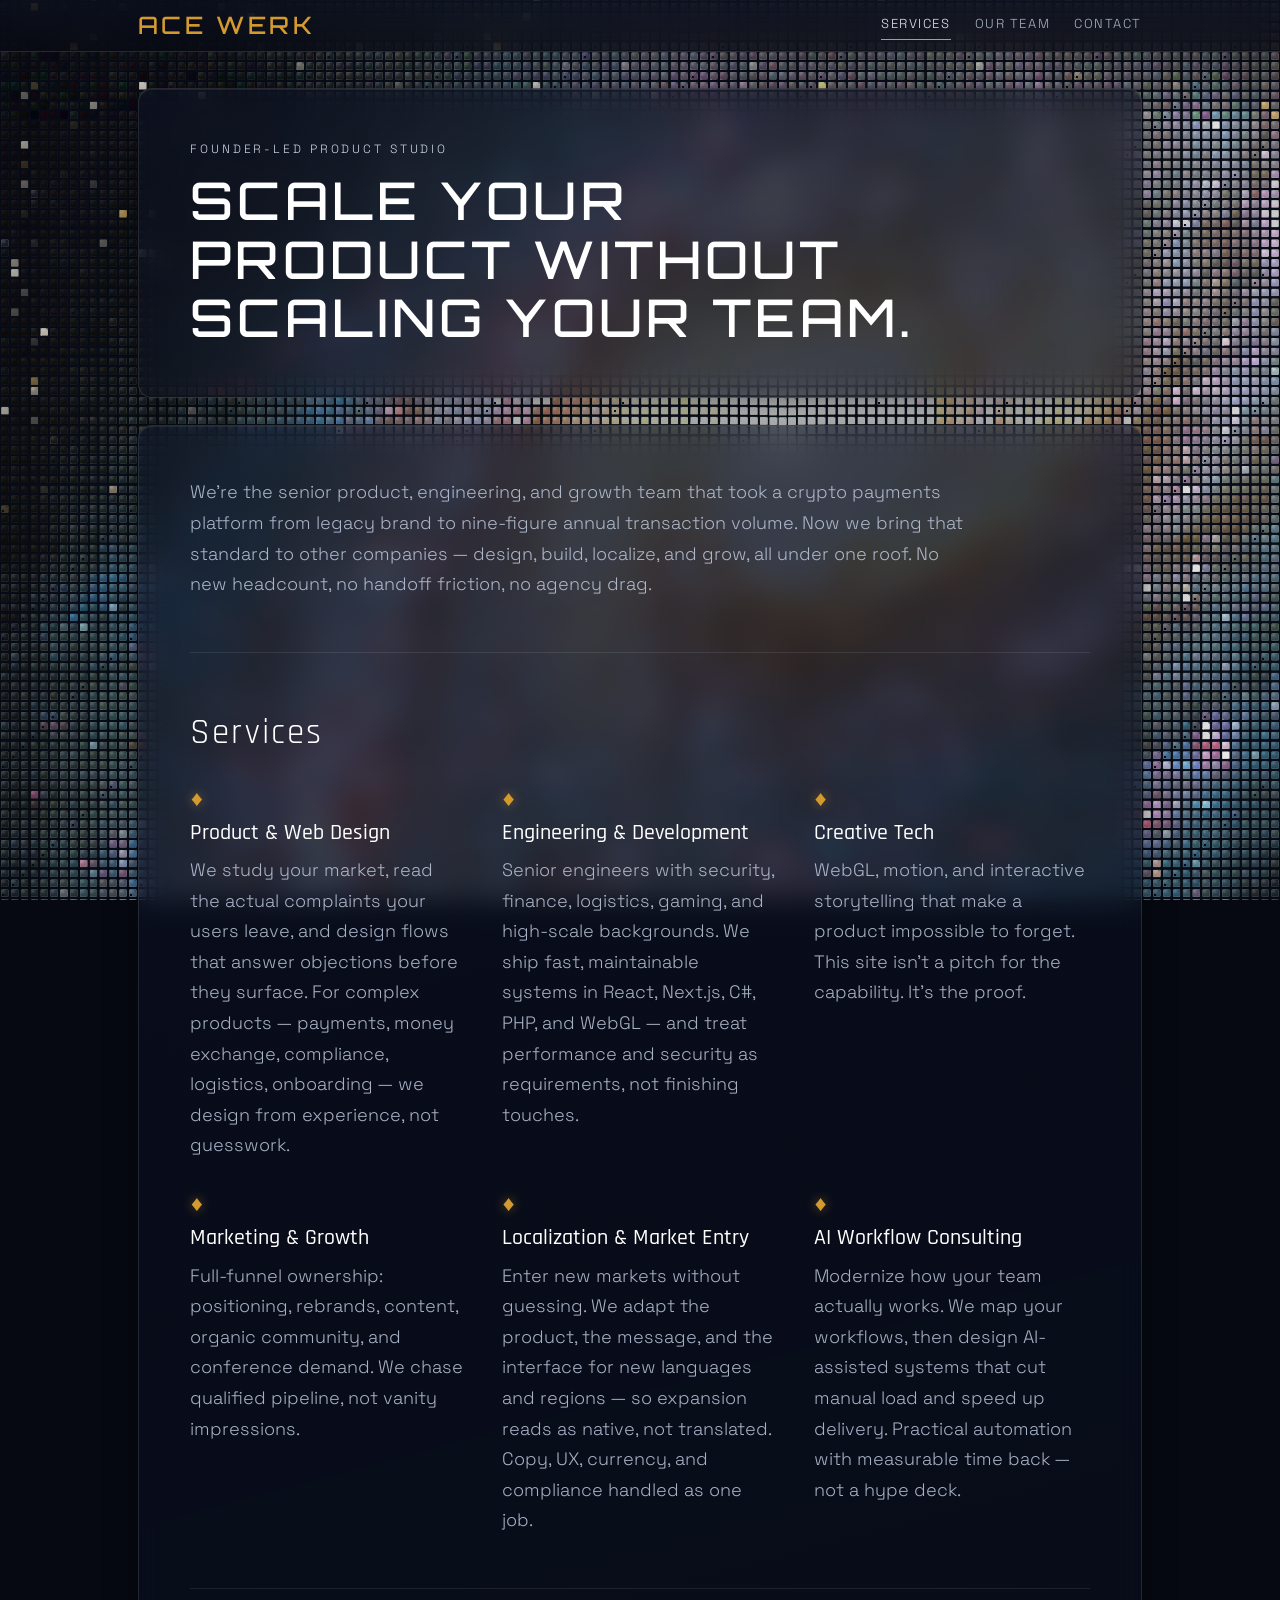
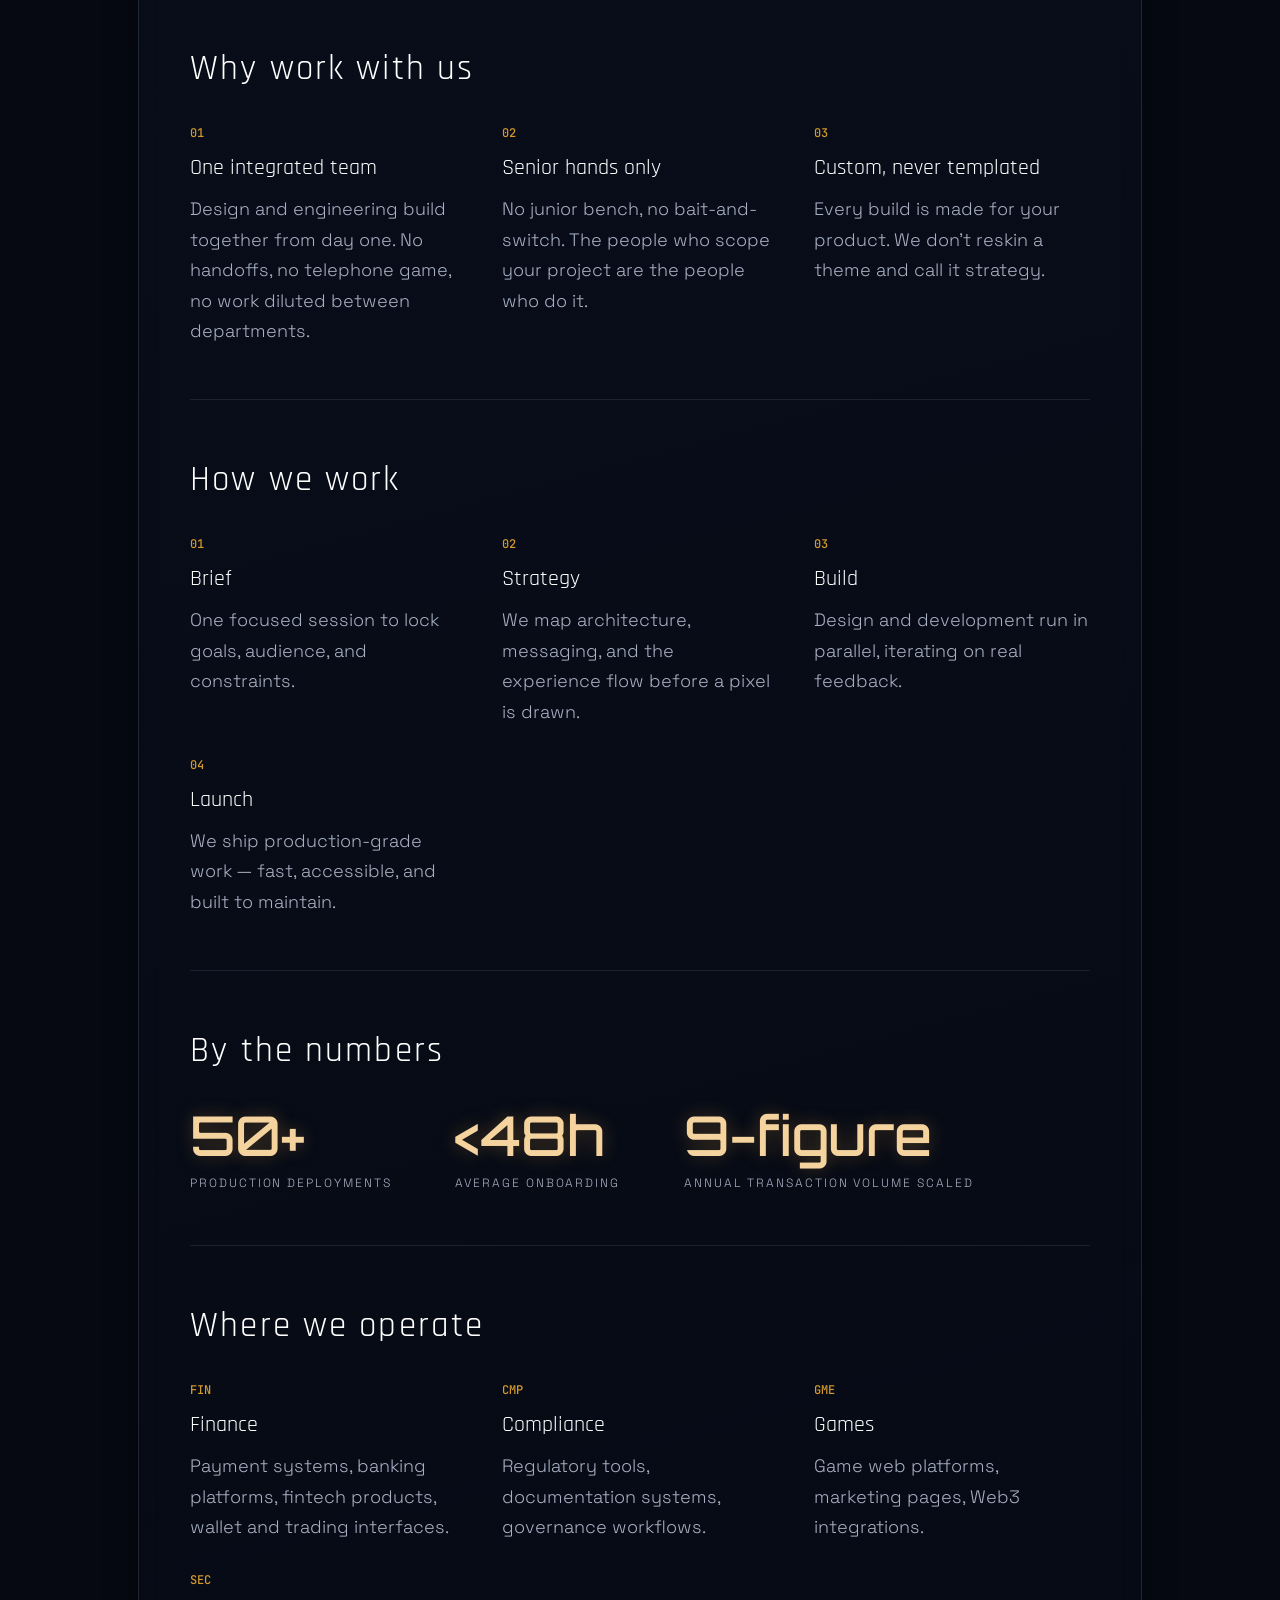
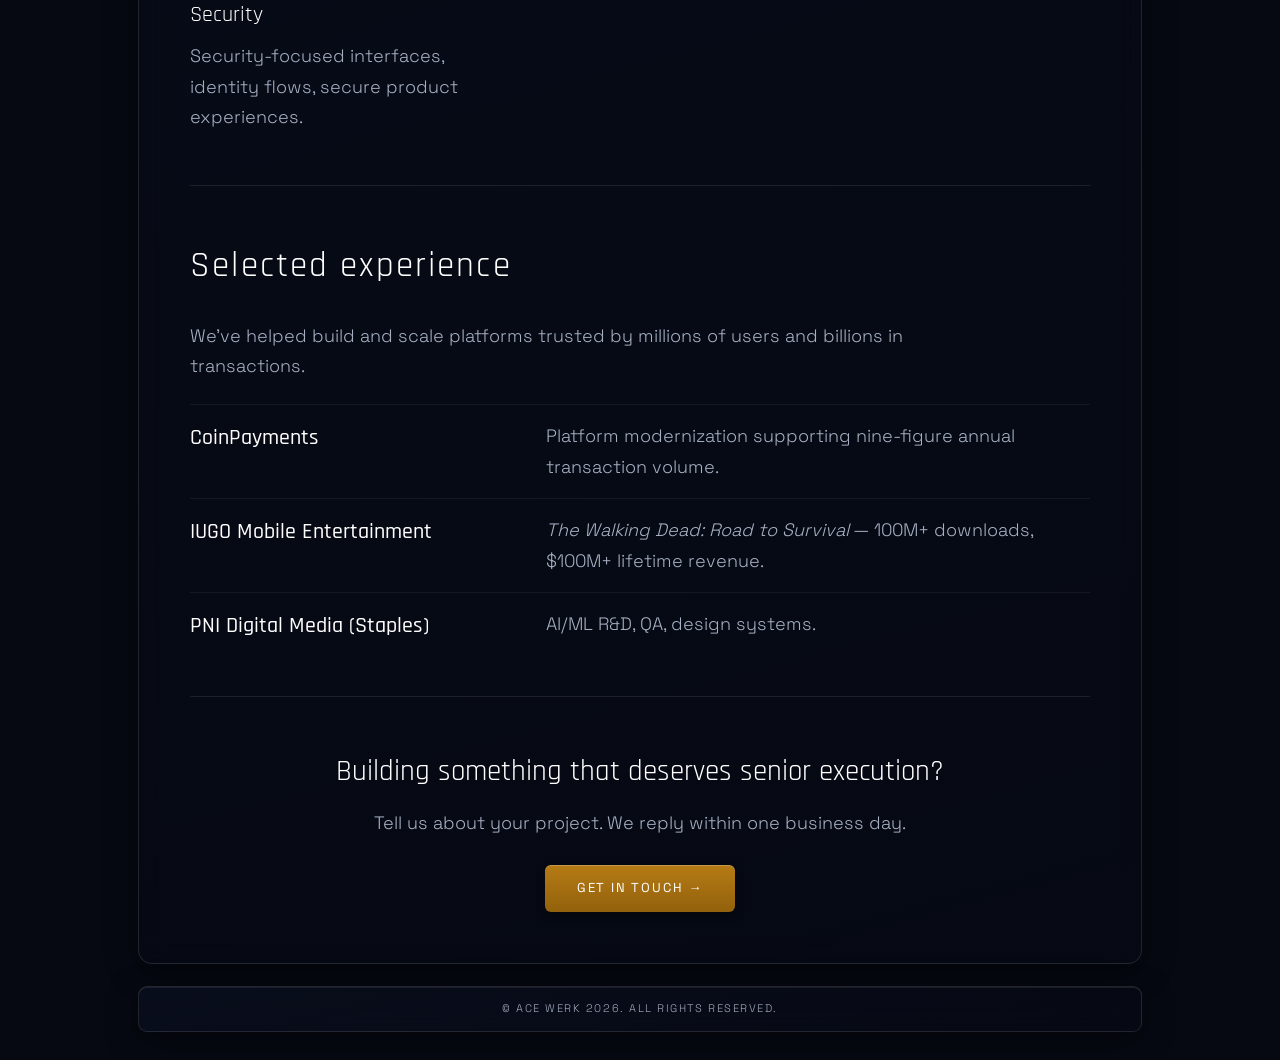
<file: services/index.html>
<!doctype html>
<html lang="en">
<head>
  <script defer src="https://x.acewerk.com/tessera.js" data-website-id="15435e6c-c2e0-4995-bd8e-db662d4474f3"></script>
  <link rel="canonical" href="https://acewerk.com/services/">
  <meta charset="utf-8">
  <meta name="viewport" content="width=device-width, initial-scale=1, viewport-fit=cover">
  <title>Services — Design, Engineering, Localization &amp; AI Workflows | Ace Werk</title>
  <meta name="description" content="Design, engineering, growth, localization, and AI workflow consulting from one senior team. Scale your product without scaling headcount.">
  <!-- Open Graph / Social -->
  <meta property="og:type" content="website">
  <meta property="og:site_name" content="Ace Werk">
  <meta property="og:title" content="Services — Design, Engineering, Localization &amp; AI Workflows | Ace Werk">
  <meta property="og:description" content="Design, engineering, growth, localization, and AI workflow consulting from one senior team. Scale your product without scaling headcount.">
  <meta property="og:url" content="https://acewerk.com/services/">
  <meta property="og:image" content="https://acewerk.com/assets/og/ace-werk-og.png">
  <meta property="og:image:width" content="1200">
  <meta property="og:image:height" content="630">
  <meta property="og:image:alt" content="Ace Werk — WebGL mosaic of a retro monitor rendering a black hole, gold on deep navy">
  <!-- Twitter Card -->
  <meta name="twitter:card" content="summary_large_image">
  <meta name="twitter:title" content="Services — Design, Engineering, Localization &amp; AI Workflows | Ace Werk">
  <meta name="twitter:description" content="Design, engineering, growth, localization, and AI workflow consulting from one senior team. Scale your product without scaling headcount.">
  <meta name="twitter:image" content="https://acewerk.com/assets/og/ace-werk-og.png">
  <script type="application/ld+json">
  {
    "@context": "https://schema.org",
    "@type": "ProfessionalService",
    "@id": "https://acewerk.com/#organization",
    "name": "Ace Werk",
    "url": "https://acewerk.com/",
    "logo": {
      "@type": "ImageObject",
      "url": "https://acewerk.com/assets/icons/acewerk-logo.png",
      "width": 770,
      "height": 1024
    },
    "description": "Founder-led product studio: design, engineering, localization, and growth for startups and scaling teams.",
    "sameAs": [
      "https://www.linkedin.com/company/135276398/",
      "https://github.com/vancouvervibes"
    ],
    "founder": {
      "@id": "https://acewerk.com/#illya"
    },
    "employee": [
      { "@id": "https://acewerk.com/#illya" },
      { "@id": "https://acewerk.com/#albert" },
      { "@id": "https://acewerk.com/#liza" }
    ]
  }
  </script>
  <script type="application/ld+json">
  {
    "@context": "https://schema.org",
    "@type": "ItemList",
    "itemListElement": [
      {
        "@type": "ListItem",
        "position": 1,
        "item": {
          "@type": "Service",
          "name": "Product & Web Design",
          "description": "We study your market, read the actual complaints your users leave, and design flows that answer objections before they surface. For complex products — payments, money exchange, compliance, logistics, onboarding — we design from experience, not guesswork."
        }
      },
      {
        "@type": "ListItem",
        "position": 2,
        "item": {
          "@type": "Service",
          "name": "Engineering & Development",
          "description": "Senior engineers with security, finance, logistics, gaming, and high-scale backgrounds. We ship fast, maintainable systems in React, Next.js, C#, PHP, and WebGL — and treat performance and security as requirements, not finishing touches."
        }
      },
      {
        "@type": "ListItem",
        "position": 3,
        "item": {
          "@type": "Service",
          "name": "Creative Tech",
          "description": "WebGL, motion, and interactive storytelling that make a product impossible to forget. This site isn't a pitch for the capability. It's the proof."
        }
      },
      {
        "@type": "ListItem",
        "position": 4,
        "item": {
          "@type": "Service",
          "name": "Marketing & Growth",
          "description": "Full-funnel ownership: positioning, rebrands, content, organic community, and conference demand. We chase qualified pipeline, not vanity impressions."
        }
      },
      {
        "@type": "ListItem",
        "position": 5,
        "item": {
          "@type": "Service",
          "name": "Localization & Market Entry",
          "description": "Enter new markets without guessing. We adapt the product, the message, and the interface for new languages and regions — so expansion reads as native, not translated. Copy, UX, currency, and compliance handled as one job."
        }
      },
      {
        "@type": "ListItem",
        "position": 6,
        "item": {
          "@type": "Service",
          "name": "AI Workflow Consulting",
          "description": "Modernize how your team actually works. We map your workflows, then design AI-assisted systems that cut manual load and speed up delivery. Practical automation with measurable time back — not a hype deck."
        }
      }
    ]
  }
  </script>
  <script type="application/ld+json">
  {
    "@context": "https://schema.org",
    "@type": "BreadcrumbList",
    "itemListElement": [
      {
        "@type": "ListItem",
        "position": 1,
        "name": "Home",
        "item": "https://acewerk.com/"
      },
      {
        "@type": "ListItem",
        "position": 2,
        "name": "Services",
        "item": "https://acewerk.com/services/"
      }
    ]
  }
  </script>
  <link rel="preload" href="/assets/fonts/orbitron-500-latin.woff2" as="font" type="font/woff2" crossorigin>
  <link rel="preload" href="/assets/fonts/space-grotesk-latin.woff2" as="font" type="font/woff2" crossorigin>
  <link rel="stylesheet" href="/assets/fonts/fonts.css">
  <style>
    /* ══════ DIGITAL CRAFT — same tokens as the rest of the site ══════ */
    :root {
      --canvas: #060912;
      --surface: #0c1122;
      --surface-plus: #11182b;
      --accent: #d49a2e;
      --accent-soft: #f4d39e;
      --ink: #e5e7f0;
      --ink-muted: rgba(190,200,220,0.88);
      --border: rgba(255,255,255,0.08);
      --glass-border: rgba(255,255,255,0.11);
      --rule: rgba(255,255,255,0.09);
      --rule-soft: rgba(255,255,255,0.055);
      --radius-sm: 6px;
      --radius-md: 9px;
      --radius-lg: 14px;
      --transition-fast: 0.18s ease-out;
      --transition-med: 0.3s ease-out;
      --max-width: 1100px;

      /* ── Type scale — marketing weight, fluid across screens ── */
      --fs-label:         clamp(11px, 0.6vw + 8px, 12px);   /* eyebrows, tags, stat labels */
      --fs-body:          clamp(16px, 0.35vw + 14px, 18px); /* all running copy */
      --fs-item-title:    clamp(19px, 0.5vw + 16px, 22px);  /* service / column / experience names */
      --fs-lead:          clamp(22px, 1.2vw + 14px, 30px);  /* intro lead, CTA headline */
      --fs-section-title: clamp(26px, 1.6vw + 15px, 38px);
      --fs-stat:          clamp(34px, 3.5vw + 10px, 56px);
    }

    * { margin: 0; padding: 0; box-sizing: border-box; }
    html { font-size: 15px; scroll-behavior: smooth; }
    body {
      background: var(--canvas);
      color: var(--ink);
      font-family: 'Space Grotesk', system-ui, sans-serif;
      font-weight: 300;
      line-height: 1.6;
    }
    a:focus-visible, button:focus-visible {
      outline: 2px solid var(--accent);
      outline-offset: 3px;
    }

    /* ══════ THE MOSAIC — full-page living mosaic backdrop ══════ */
    .mosaic-bg {
      position: fixed; inset: 0;
      z-index: 0;
      overflow: hidden;
      background: radial-gradient(140% 160% at 50% 46%, #0a111f 0%, #060a14 55%, #04060c 100%);
    }
    .mosaic-bg canvas {
      position: absolute; inset: 0;
      width: 100%; height: 100%; display: block;
    }
    .mosaic-bg::after {
      content: ""; position: absolute; inset: 0;
      pointer-events: none;
      background: radial-gradient(120% 120% at 50% 46%, rgba(4,6,12,0) 58%, rgba(4,6,12,0.4) 100%);
    }

    /* ── Top Navigation ── */
    .nav-bar {
      display: flex; align-items: center;
      position: fixed; top: 0; left: 0; right: 0; z-index: 50;
      background: linear-gradient(to bottom, rgba(10,15,30,0.72), rgba(6,9,18,0.58));
      backdrop-filter: blur(14px) saturate(1.15);
      -webkit-backdrop-filter: blur(14px) saturate(1.15);
      border-bottom: 1px solid var(--glass-border);
      padding: 0 clamp(20px, 3vw, 40px);
      height: 52px;
    }
    
    .nav-logo {
      font-family: 'Orbitron', sans-serif;
      font-weight: 500; font-size: 24px;
      letter-spacing: 0.14em;
      color: var(--accent);
      text-transform: uppercase; text-decoration: none;
      display: flex; align-items: center; gap: 4px;
    }
    .nav-links { display: flex; align-items: center; gap: 24px; }
    .nav-links a {
      position: relative;
      font-family: 'Space Grotesk', sans-serif;
      font-weight: 300; font-size: 13px;
      letter-spacing: 0.12em; text-transform: uppercase;
      color: var(--ink-muted); text-decoration: none;
      padding: 2px 0 4px 0;
      transition: color var(--transition-fast);
    }
    .nav-links a::after {
      content: "";
      position: absolute; left: 0; right: 0;
      bottom: -1px;
      height: 1px;
      background: var(--accent);
      transform: scaleX(0);
      transform-origin: center;
      opacity: 0;
      transition: transform var(--transition-fast), opacity var(--transition-fast);
    }
    .nav-links a:hover,
    .nav-links a.active {
      color: var(--ink);
    }
    .nav-links a:hover::after,
    .nav-links a.active::after {
      transform: scaleX(1);
      opacity: 1;
    }

    .page-wrapper {
      position: relative; z-index: 1;
      padding-top: 52px;
    }

    /* ══════ HERO — tight, high, art breathing behind ══════ */
    .hero-shell {
      margin-top: clamp(24px, 4vh, 44px);
      margin-bottom: clamp(18px, 3vh, 30px);
    }
    .hero-label {
      font-family: 'Space Grotesk', sans-serif;
      font-weight: 300; font-size: var(--fs-label);
      letter-spacing: 0.24em; text-transform: uppercase;
      color: rgba(215,224,240,0.95);
      margin-bottom: 12px;
    }
    .hero-title {
      font-family: 'Orbitron', sans-serif;
      font-weight: 500;
      font-size: clamp(28px, 4.6vw, 52px);
      line-height: 1.12; letter-spacing: 0.08em;
      color: #ffffff; text-transform: uppercase;
      max-width: 780px;
    }

    /* ══════ ONE GLASS SHELL — topics divided by rules, not boxes ══════
       Translucent enough that the mosaic and the gravity-lens glow
       shine through; dark enough that text always wins. */
    .content-wrap {
      max-width: var(--max-width);
      margin: 0 auto;
      padding: 0 clamp(20px, 4vw, 48px);
    }
    .content-shell {
      background: linear-gradient(165deg, rgba(12,18,35,0.58), rgba(7,10,20,0.50));
      backdrop-filter: blur(14px) saturate(1.15);
      -webkit-backdrop-filter: blur(14px) saturate(1.15);
      border: 1px solid var(--glass-border);
      border-radius: var(--radius-lg);
      box-shadow: 0 8px 32px rgba(0,0,0,0.45),
                  inset 0 1px 0 rgba(255,255,255,0.08);
      padding: clamp(26px, 4vw, 56px) clamp(22px, 4vw, 56px);
    }
    @supports not (backdrop-filter: blur(1px)) {
      .content-shell, .nav-bar, .footer-bar {
        background: linear-gradient(165deg, rgba(11,16,32,0.94), rgba(7,10,20,0.92));
      }
    }

    /* topics: separated by a full-width hairline + label, never boxes */
    .topic {
      padding: clamp(32px, 4.5vw, 52px) 0;
      border-top: 1px solid var(--rule);
    }
    .topic:first-child { border-top: 0; padding-top: 0; }
    .topic:last-child { padding-bottom: 0; }

    .section-label {
      font-family: 'JetBrains Mono', monospace;
      font-weight: 400; font-size: var(--fs-label);
      letter-spacing: 0.24em; text-transform: uppercase;
      color: var(--accent);
      margin-bottom: 8px;
    }
    .section-title {
      font-family: 'Rajdhani', sans-serif;
      font-weight: 400;
      font-size: var(--fs-section-title);
      letter-spacing: 0.06em; color: #ffffff;
      margin-bottom: 26px;
    }

    /* ── Intro ── */
    .intro-copy {
      font-size: var(--fs-body);
      color: var(--ink-muted);
      max-width: 780px; line-height: 1.7;
    }
    .intro-copy + .intro-copy { margin-top: 14px; }

    /* ── Services: 3×2 card grid ── */
    .svc-grid {
      display: grid;
      grid-template-columns: repeat(3, 1fr);
      gap: 32px 36px;
    }
    .svc-card {
      min-width: 0;
    }
    .svc-card-glyph {
      font-family: 'JetBrains Mono', monospace;
      font-size: var(--fs-item-title);
      color: var(--accent);
      text-shadow: 0 0 12px rgba(233,168,60,0.45);
      display: block;
      margin-bottom: 10px;
      line-height: 1;
    }
    .svc-card-title {
      font-family: 'Rajdhani', sans-serif;
      font-weight: 500; font-size: var(--fs-item-title);
      color: #ffffff;
      margin-bottom: 8px;
      line-height: 1.25;
    }
    .svc-card-desc {
      font-size: var(--fs-body); color: var(--ink-muted);
      line-height: 1.7;
    }

    /* ── Why / Process / Domains: open text columns ── */
    .col-grid {
      display: grid;
      grid-template-columns: repeat(auto-fit, minmax(230px, 1fr));
      gap: 28px 36px;
    }
    .col-item { min-width: 0; }
    .col-tag {
      font-family: 'JetBrains Mono', monospace;
      font-weight: 500; font-size: var(--fs-label);
      color: var(--accent); margin-bottom: 8px;
    }
    .col-title {
      font-family: 'Rajdhani', sans-serif;
      font-weight: 400; font-size: var(--fs-item-title);
      color: #ffffff; margin-bottom: 8px;
    }
    .col-desc {
      font-size: var(--fs-body); color: var(--ink-muted);
      line-height: 1.7;
    }

    /* ── By the Numbers ── */
    .stat-row {
      display: flex; flex-wrap: wrap;
      gap: 28px 64px;
    }
    .stat-value {
      font-family: 'Orbitron', sans-serif;
      font-weight: 500;
      font-size: var(--fs-stat);
      color: var(--accent-soft);
      line-height: 1.1;
      text-shadow: 0 0 18px rgba(233,168,60,0.3);
    }
    .stat-label {
      font-family: 'Space Grotesk', sans-serif;
      font-weight: 300; font-size: var(--fs-label);
      letter-spacing: 0.16em; text-transform: uppercase;
      color: var(--ink-muted); margin-top: 8px;
    }

    /* ── Selected Experience: ledger rows ── */
    .exp-intro {
      font-size: var(--fs-body); color: var(--ink-muted);
      max-width: 720px; margin-bottom: 22px; line-height: 1.7;
    }
    .exp-row {
      display: grid;
      grid-template-columns: minmax(210px, 320px) 1fr;
      gap: 6px 36px;
      padding: 16px 0;
      border-top: 1px solid var(--rule-soft);
    }
    .exp-row:last-of-type { padding-bottom: 0; }
    .exp-name {
      font-family: 'Rajdhani', sans-serif;
      font-weight: 500; font-size: var(--fs-item-title);
      color: #ffffff;
    }
    .exp-desc {
      font-size: var(--fs-body); color: var(--ink-muted);
      line-height: 1.7;
    }

    /* ── CTA (inside the shell, centred) ── */
    .cta-block { text-align: center; }
    .cta-title {
      font-family: 'Rajdhani', sans-serif;
      font-weight: 400; font-size: var(--fs-lead);
      color: #ffffff; margin-bottom: 12px;
      max-width: 720px; margin-left: auto; margin-right: auto;
    }
    .cta-text {
      font-size: var(--fs-body); color: var(--ink-muted);
      margin-bottom: 26px; line-height: 1.7;
    }
    .btn-primary {
      display: inline-block;
      padding: 13px 32px;
      border-radius: var(--radius-sm);
      font-family: 'Space Grotesk', sans-serif;
      font-weight: 400; font-size: 13px;
      letter-spacing: 0.14em; text-transform: uppercase;
      color: #ffffff; text-decoration: none;
      background: linear-gradient(to bottom, #b57b15, #93610c);
      box-shadow: 0 3px 8px rgba(0,0,0,0.35),
                  inset 0 1px 0 rgba(255,255,255,0.22);
      transition: transform var(--transition-fast), box-shadow var(--transition-fast);
      cursor: pointer; border: none;
    }
    .btn-primary:hover {
      transform: translateY(-1px);
      box-shadow: 0 5px 14px rgba(0,0,0,0.4),
                  inset 0 1px 0 rgba(255,255,255,0.28);
    }
    .btn-primary:active {
      transform: scale(0.98);
      box-shadow: 0 2px 4px rgba(0,0,0,0.35),
                  inset 0 2px 4px rgba(0,0,0,0.3);
    }

    /* ── Footer: quiet glass strip ── */
    .site-footer {
      max-width: var(--max-width);
      margin: 0 auto;
      padding: clamp(14px, 2vw, 22px) clamp(20px, 4vw, 48px) clamp(18px, 3vw, 28px);
    }
    .footer-bar {
      background: linear-gradient(165deg, rgba(12,18,35,0.58), rgba(7,10,20,0.50));
      backdrop-filter: blur(14px) saturate(1.15);
      -webkit-backdrop-filter: blur(14px) saturate(1.15);
      border: 1px solid var(--glass-border);
      border-radius: var(--radius-md);
      box-shadow: 0 8px 32px rgba(0,0,0,0.45),
                  inset 0 1px 0 rgba(255,255,255,0.08);
      padding: 13px 20px;
      text-align: center;
    }
    .footer-text {
      font-family: 'Space Grotesk', sans-serif;
      font-weight: 300; font-size: 11px;
      letter-spacing: 0.14em; text-transform: uppercase;
      color: rgba(200,210,228,0.8);
    }

    /* ── Animations ── */
    @keyframes fade-up {
      from { opacity: 0; transform: translateY(8px); }
      to   { opacity: 1; transform: translateY(0); }
    }
    .reveal { animation: fade-up 0.3s ease-out both; }

    /* ── Responsive ── */
    @media (max-width: 700px) {
      .nav-bar { height: 44px; padding: 0; width: 100%; left: 0; right: 0; }
      .nav-bar .header-inner-wrapper.site-container { max-width: none; padding: 0 clamp(16px, 4vw, 32px); }
      .nav-logo { font-size: 12px; }
      .nav-links { gap: 14px; }
      .nav-links a { font-size: 11px; }
      .page-wrapper { padding-top: 44px; }
      .svc-grid { grid-template-columns: 1fr; }
      .exp-row { grid-template-columns: 1fr; }
    }

    /* ── Reduced Motion ── */
    @media (prefers-reduced-motion: reduce) {
      *, *::before, *::after {
        animation-duration: 0.01ms !important;
        transition-duration: 0.01ms !important;
      }
    }
  
/* Unified Container Pattern:
   - Exact alignment for header controls and main content.
   - Same max-width and padding used everywhere.
*/
.site-container {
  width: 100%;
  max-width: 1100px;
  padding: 0 48px;
  margin: 0 auto;
}

/* Header wrapper: same alignment rules as content-wrap. */
.header-inner-wrapper {
  display: flex;
  align-items: center;
  justify-content: space-between;
}

</style>
</head>
<body>

  <!-- ══════ THE MOSAIC — full-page living mosaic ══════ -->
  <div class="mosaic-bg" aria-hidden="true">
    <canvas id="mosaic-galaxy"></canvas>
  </div>

  <!-- ══════ NAVIGATION ══════ -->
  <header class="nav-bar" role="banner">
    <div class="header-inner-wrapper site-container">
      <a href="/" class="nav-logo" aria-label="Ace Werk home">Ace Werk</a>
      <nav class="nav-links" role="navigation" aria-label="Main navigation">
        <a href="/services/" class="active" aria-current="page">Services</a>
        <a href="/our-team/">Our Team</a>
        <a href="/contact/">Contact</a>
      </nav>
    </div>
  </header>

  <div class="page-wrapper">

    <main>
      <!-- ══════ HERO ══════ -->
      <div class="content-wrap site-container">
        <div class="content-shell hero-shell reveal">
          <div class="hero-label">Founder-led product studio</div>
          <h1 id="hero-title" class="hero-title">Scale your product without scaling your team.</h1>
        </div>
      </div>

      <!-- ══════ ONE CONTENT SHELL ══════ -->
      <div class="content-wrap site-container">
        <div class="content-shell reveal">

          <!-- Hero body -->
          <section class="topic" aria-label="Introduction">
            <p class="intro-copy">
              We're the senior product, engineering, and growth team that took a crypto payments
              platform from legacy brand to nine-figure annual transaction volume. Now we bring
              that standard to other companies — design, build, localize, and grow, all under one
              roof. No new headcount, no handoff friction, no agency drag.
            </p>
          </section>

          <!-- Services -->
          <section class="topic" aria-labelledby="services-title">
            <h2 id="services-title" class="section-title">Services</h2>
            <div class="svc-grid">
              <div class="svc-card">
                <span class="svc-card-glyph" aria-hidden="true">&#9830;</span>
                <h3 class="svc-card-title">Product &amp; Web Design</h3>
                <p class="svc-card-desc">
                  We study your market, read the actual complaints your users leave, and design
                  flows that answer objections before they surface. For complex products — payments,
                  money exchange, compliance, logistics, onboarding — we design from experience, not
                  guesswork.
                </p>
              </div>
              <div class="svc-card">
                <span class="svc-card-glyph" aria-hidden="true">&#9830;</span>
                <h3 class="svc-card-title">Engineering &amp; Development</h3>
                <p class="svc-card-desc">
                  Senior engineers with security, finance, logistics, gaming, and high-scale
                  backgrounds. We ship fast, maintainable systems in React, Next.js, C#, PHP,
                  and WebGL — and treat performance and security as requirements, not finishing
                  touches.
                </p>
              </div>
              <div class="svc-card">
                <span class="svc-card-glyph" aria-hidden="true">&#9830;</span>
                <h3 class="svc-card-title">Creative Tech</h3>
                <p class="svc-card-desc">
                  WebGL, motion, and interactive storytelling that make a product impossible to
                  forget. This site isn't a pitch for the capability. It's the proof.
                </p>
              </div>
              <div class="svc-card">
                <span class="svc-card-glyph" aria-hidden="true">&#9830;</span>
                <h3 class="svc-card-title">Marketing &amp; Growth</h3>
                <p class="svc-card-desc">
                  Full-funnel ownership: positioning, rebrands, content, organic community, and
                  conference demand. We chase qualified pipeline, not vanity impressions.
                </p>
              </div>
              <div class="svc-card">
                <span class="svc-card-glyph" aria-hidden="true">&#9830;</span>
                <h3 class="svc-card-title">Localization &amp; Market Entry</h3>
                <p class="svc-card-desc">
                  Enter new markets without guessing. We adapt the product, the message, and the
                  interface for new languages and regions — so expansion reads as native, not
                  translated. Copy, UX, currency, and compliance handled as one job.
                </p>
              </div>
              <div class="svc-card">
                <span class="svc-card-glyph" aria-hidden="true">&#9830;</span>
                <h3 class="svc-card-title">AI Workflow Consulting</h3>
                <p class="svc-card-desc">
                  Modernize how your team actually works. We map your workflows, then design
                  AI-assisted systems that cut manual load and speed up delivery. Practical
                  automation with measurable time back — not a hype deck.
                </p>
              </div>
            </div>
          </section>

          <!-- Why work with us -->
          <section class="topic" aria-labelledby="why-title">
            <h2 id="why-title" class="section-title">Why work with us</h2>
            <div class="col-grid">
              <div class="col-item">
                <p class="col-tag">01</p>
                <h3 class="col-title">One integrated team</h3>
                <p class="col-desc">Design and engineering build together from day one. No handoffs, no telephone game, no work diluted between departments.</p>
              </div>
              <div class="col-item">
                <p class="col-tag">02</p>
                <h3 class="col-title">Senior hands only</h3>
                <p class="col-desc">No junior bench, no bait-and-switch. The people who scope your project are the people who do it.</p>
              </div>
              <div class="col-item">
                <p class="col-tag">03</p>
                <h3 class="col-title">Custom, never templated</h3>
                <p class="col-desc">Every build is made for your product. We don't reskin a theme and call it strategy.</p>
              </div>
            </div>
          </section>

          <!-- How we work -->
          <section class="topic" aria-labelledby="process-title">
            <h2 id="process-title" class="section-title">How we work</h2>
            <div class="col-grid">
              <div class="col-item">
                <p class="col-tag">01</p>
                <h3 class="col-title">Brief</h3>
                <p class="col-desc">One focused session to lock goals, audience, and constraints.</p>
              </div>
              <div class="col-item">
                <p class="col-tag">02</p>
                <h3 class="col-title">Strategy</h3>
                <p class="col-desc">We map architecture, messaging, and the experience flow before a pixel is drawn.</p>
              </div>
              <div class="col-item">
                <p class="col-tag">03</p>
                <h3 class="col-title">Build</h3>
                <p class="col-desc">Design and development run in parallel, iterating on real feedback.</p>
              </div>
              <div class="col-item">
                <p class="col-tag">04</p>
                <h3 class="col-title">Launch</h3>
                <p class="col-desc">We ship production-grade work — fast, accessible, and built to maintain.</p>
              </div>
            </div>
          </section>

          <!-- By the Numbers -->
          <section class="topic" aria-labelledby="numbers-title">
            <h2 id="numbers-title" class="section-title">By the numbers</h2>
            <div class="stat-row">
              <div>
                <p class="stat-value">50+</p>
                <p class="stat-label">Production deployments</p>
              </div>
              <div>
                <p class="stat-value">&lt;48h</p>
                <p class="stat-label">Average onboarding</p>
              </div>
              <div>
                <p class="stat-value">9-figure</p>
                <p class="stat-label">Annual transaction volume scaled</p>
              </div>
            </div>
          </section>

          <!-- Where we operate -->
          <section class="topic" aria-labelledby="domains-title">
            <h2 id="domains-title" class="section-title">Where we operate</h2>
            <div class="col-grid">
              <div class="col-item">
                <p class="col-tag">FIN</p>
                <h3 class="col-title">Finance</h3>
                <p class="col-desc">Payment systems, banking platforms, fintech products, wallet and trading interfaces.</p>
              </div>
              <div class="col-item">
                <p class="col-tag">CMP</p>
                <h3 class="col-title">Compliance</h3>
                <p class="col-desc">Regulatory tools, documentation systems, governance workflows.</p>
              </div>
              <div class="col-item">
                <p class="col-tag">GME</p>
                <h3 class="col-title">Games</h3>
                <p class="col-desc">Game web platforms, marketing pages, Web3 integrations.</p>
              </div>
              <div class="col-item">
                <p class="col-tag">SEC</p>
                <h3 class="col-title">Security</h3>
                <p class="col-desc">Security-focused interfaces, identity flows, secure product experiences.</p>
              </div>
            </div>
          </section>

          <!-- Selected Experience -->
          <section class="topic" aria-labelledby="exp-title">
            <h2 id="exp-title" class="section-title">Selected experience</h2>
            <p class="exp-intro">
              We've helped build and scale platforms trusted by millions of users and billions
              in transactions.
            </p>
            <div class="exp-row">
              <h3 class="exp-name">CoinPayments</h3>
              <p class="exp-desc">Platform modernization supporting nine-figure annual transaction volume.</p>
            </div>
            <div class="exp-row">
              <h3 class="exp-name">IUGO Mobile Entertainment</h3>
              <p class="exp-desc"><em>The Walking Dead: Road to Survival</em> — 100M+ downloads, $100M+ lifetime revenue.</p>
            </div>
            <div class="exp-row">
              <h3 class="exp-name">PNI Digital Media (Staples)</h3>
              <p class="exp-desc">AI/ML R&amp;D, QA, design systems.</p>
            </div>
          </section>

          <!-- CTA -->
          <section class="topic cta-block" aria-labelledby="cta-title">
            <h2 id="cta-title" class="cta-title">
              Building something that deserves senior execution?
            </h2>
            <p class="cta-text">
              Tell us about your project. We reply within one business day.
            </p>
            <a href="/contact/" class="btn-primary">Get in touch →</a>
          </section>

        </div>
      </div>
    </main>

    <!-- ══════ FOOTER ══════ -->
    <footer class="site-footer" role="contentinfo">
      <div class="footer-bar">
        <p class="footer-text">&copy; Ace Werk 2026. All rights reserved.</p>
      </div>
    </footer>

  </div>

<script>
(function(){
"use strict";
/* ══════ LIVING MOSAIC — CALDWELL 45 AS THE PAGE ITSELF ══════
   One fixed canvas behind everything, sharing the landing page's
   tessera DNA. The artwork is baked from the Hubble WFC3/WFPC2
   composite of NGC 5248 (Caldwell 45), area-averaged to the 130-grid.
   Dark tiles are baked with the shader grade pre-inverted so deep
   space renders as black as the photograph; lit tiles keep the grade
   plus a measured +12% energy/chroma push,
   lift, which compensates the ~28% grout/alpha darkening of the
   tessera field (luminance-blended between the two curves).
   Tile pitch: max(vw,vh)/130 device px — identical to index; the
               crop recentres on the galactic nucleus at any aspect
               ratio (16:9 through 9:16), so the core never leaves view.
   Tile body:  same rbox crystal-facet shader (fill 0.87, sheen, bevel,
               sparkle, grade exp 1.28 / gamma 1.30 / sat 1.22).
   Motion:     in-shader spiral shimmer riding the measured arm pitch
               + breathing nuclear starburst ring (tiles never leave
               the grid), twinkling star tiles sampled from the
               photograph's point sources, periodic tile-glint shooting
               star, and a gravity-lens pointer: nearby tesserae lift,
               brighten and lean toward the cursor. One unified drive —
               after ~2.6s idle a phantom cursor orbits the nucleus;
               real input overrides it instantly. */

const G=130;                 // grid COLUMNS; tile pitch is still derived from G,
                             // so the tessera scale is identical to before
const GR=154;                // grid ROWS: 24 synthesized deep-space rows were baked
                             // ABOVE the photograph so very tall viewports (and the
                             // mobile URL-bar height jump) never run out of artwork
const HOLE=[84,57];          // galactic nucleus centre in global grid coords (33+24)
const BG_B64="[base64]/OzlDMjQ8ODM2PTY/N0JLQEJOQjxNRjlHOzhAPzdFPzxGNjJFPzA7O0JGNDVCMzs8MDg7MDg3NTQ5LTI0KzIyMTA3Ki42LjAzMy0xLy4zOTA4Nzc/[base64]/PDpDODVEMjlKPTlFOkBTRUJLSDtCTENfRUFUT0RVWURXUkdhTUFOQj9PSjhSSUtKQTc/QTQ/SjxSRT5CPD9KQDlFQTlMS0JCPj5FQUJIRzhFOz1MQjxJPUBDQjZBRkNFMDw6PjpAMT5DMDQ7Ojg7PDI6OTJDO0BCODpCQzQ/QThNP0BKW0hhPTlBNTQ/MDAxNCw5NTE7NzE3PDE9ODI/OkBEPjo/[base64]/PjlEPUlLSEM/REhTU0pFUVNeQ0dSRkVNODw0OzlHPT5EO0NGQj0/[base64]/[base64]/[base64]/gXSet6HKt5/Ul4/[base64]/ZV9yb3Ofdl11eG2GgmBwhIGnq4Ksnn2Yj4axc26Eb2VvXlhgamx4bmhyaGNxVE1HcWNpkoOce3aTaWZ1cFtje3SCd3B9YmNvYm5zbmljbmxwbnN8cXWGYnSEbm16a22BYmlxWl9fWV1XWmhxWGNrWm14eG16mnifgm+GcWuAVlZVWFxeWlNNS1dZV1FYZlZaeGx/[base64]/ooKxr36st5W7mGt+i3+YlYauhXmMdV94bmJxe3SVgWuGf2x6eWx/k4auhHeIfnqNeWRaf2t1dm19fm1pc3F7dW9zdHJ+aXB3a3J/[base64]/uD/6sb4u5fSw6PWuK7MfX+PopC0fnqAb29vjoOJjIOWpo6ecmlRZGBXeGxlcXBqbGhjf3NvaXN/[base64]/yiJ3YiIWmn4Sdg2hwqJC6uZ3JsJiy48Dl/OH/[base64]/hXKPrHylwoqyzJHK2rLruZPBp7Prra7opZjHinWIiH2RlourppjDvpzT17nl7M/1+97/[base64]/JzQ2MzY6MDg8Mz9GRFpvOEZSQEFGQkhUQlBePlloP1FdQVhgUFdjWVlhXGV9boWsaXiZhnyfeH6hp67aj5K9q4irzJnU1KTnzprQvY62taLRq5zGnIqtlIitm5S7qJnNrJ3Jq5fAsKnPvJrP6bny9NL7+9v/4Ljm1rLjuKLEhHJyqJKne2xrmYucx7LGu6TBjYGKkX6AfHdzf3l1eHd/[base64]/eI62jpCynIKl0pjU9Nf/2azey6/juZfHtIesnniPjZXCt63eppvMk4ywy6/d4sDx8cz6/+f/[base64]/OUFLdVN6SE1TS01fQ1hoRWB5UmV7bW+DaHGRaXSSdWmGh36pk5TFgpnPfIitmISenYyvq5jNyo224JjBz36erX+Isnqe16a4oo6fpJrJi46omo6qu7Tnya/d1K3j7Mb3+NP/5bzvtJ3CqY+wyKbLiHiBgHJpemNTgXpsjIiLk42Ol46ZhXxpfHRmgm5dhnJgg352h4N2hH1ri4B/[base64]/KDFDJzA2IjQ8JT1KHjVJXEdiMDtHND9GOD9MOUhZTEhcSVFcQFpvRFdwVV5oTGOBU2Z9Y3eYaXWXfXeXoarinZC5jo6qfXyWgoSfj5O/lpW7n4OXvafVtYKXwZGvmG9wnm9+zo2hl4CWlISMi42kloqqrZrFpJe+oIuvsoWz37Xn3b/jjpCivJS48tr8pYaefXZxnIaNlIOCjYCFlI2RkouOh21XfnJjh3VfkIFwmI6Xm5aeloJ+gXt11LbVnI2fkI2RjIuUgoeIjJGef35zdXJrenl/l4addXh6gXuHbmdhdWVkZlpXaGFigHWHf3uRWF9aaGhlamNefHWAW2lrYWBfWlJHYVJQXE1HYlVQaVdeem17lYKXtJS/[base64]/[base64]/[base64]/[base64]/[base64]/[base64]/[base64]/[base64]/yJJj16yI2qeA1ryz17Sa1aKFwJNlp4dwv5ON1qWjso56xJB9sYN2n4ZkpI1xo4lymJWDn6Ogl5SMkYuBloV2ioR3iI2KdnhujHxygYJ+g3Rwel1Xal1TUEo/[base64]/+tb//eT/9s7/56PQyaXUvqXZsYKQiGVUh2lbjW9ajnFeknlmkn1omIJxm4RsnoZsnYpyn4tplpWEo5p/[base64]/[base64]/+dz/46r2+N7/7dD/sZK2oXF5fGhlk2tVj3BhmHxml39knYdyooZunolznI9+p5B7oJeUoZ2JpqOUqKSNs55+vZ5xsZNzyaiaxqB1y6uCzqyByKN8zKBv2LWY2LOg4MLC58rQ16iI4rme68/E68/G6ca44baf5cWy4LaJ0p9v3LWXzKaJw5V1sYVi2I5qxpR0zK6kxaWZtpeCtKGXpJR8pZl/[base64]/xJnQxJGsqnZwjmxRoYBolYJynYh2n4RrnopzoJeHr5eQsqGcuLXCq5N6rpl9ro9dtJNqu5l5wJaCyaWJzq6Py6R/[base64]/[base64]/[base64]/f11gkVlczHKQypjI28PevZi8u5u7yLrkuZeuimBDnGxap4N2rIVuoIdwo4t4ootzppaNqpmOr6Wbsqajr6eap6CHspttvqJ+uZl3zbq10K2Pzq+V17WN2bmq4cS+6djl7NTn7cnV+ub1+tvp+Nrm/er39tTY9L+x993l/[base64]//D//+3+/+35/+vw/+////b//9rf/t7t//X//+3/[base64]/+vz/+z2/+rw//j//////+35/9/x//X///////b/[base64]/AkpWutaGnyaCklmlSuIBvt3pnrH1lqoVxpY2Ap5F4r5SFrZyMsJ2DtJyBsp+AtZp0vp9xwqSKya2U0beh1rSU1LGb2rmZ3beU6sSv89/g99bV9tDU9tvg+uHq/+ju//////////r//////////+33//n//+v//+3/2pSp25uA4KJx0Ztx2KaYx6ORwK6y1bzQwJ+g1aWZy7/[base64]/ioykjpGoe4mjkYiajI6lkZavppGwvYyks3yOyZWwkGteo2tXp3Bbsn1klXVan4N1n5CPqpJ6rJR7sI5xtZiGvJ16tJ9/sZ+EuJ5zuKaAy66UyauT0auG27GQ27SV3q585ryb7Mq758jE79fh+ePt//////////////////////////////////j///////v///z/88DA87+g7ad11aCB2KiWvJyAvaar2MDbxqeZx62dxK+uvKGBsK2lqKGRnYZono+AnIlpkIBukXxehGxOe1pKhXNrjoKKZlVBZkQ/[base64]/z6O+vYaZkl5CpHNXo3ZcpHpcooNvo4htp5GIqpF6solqsJeGs5Futo5muZuAvqaQxaN+w6Z9ybSf0rKZ07OX17un4LSP4bWN7MKi5L+o9dre/PD6/////////////////////////////////////////+/0//P7//z//9vb/[base64]/jmRQlXZln4BlmoV9oI+Doo57sZaGrItmuIdyrI1zspFstphxvZhnvpx+uZZwx6SE0aeFz55p3LKQ4LeT2KeI57qY9czH7cW/+OHm//b+//3///////////////////////////////////b7//j///n/////98fK762F1qZ/[base64]/262F57+q78rB9dDa/+by/+v0///////////////////////////////8//77//f2////////////////[base64]/nY2XhW5rmHZ2gl9UdFpUi2hTk3dkl4F0m4yGno9/o5OPpY9+pIp2rYplso5ltZBrvpVqwZ1zwKaKyaaFy6+RzKiM0a+X1qh63at03KaA78a26b2w7tDW//r///////////////////////////////////34//z6//////j7////////[base64]/OLv//T///L7//3///////////////////////////////////z8/+vt/+rz/+/27LGo2qeC7760z59/[base64]/oYagin+Ntp/Bo6bZn4ikmXV1f1ZPrISNvJGXi3Nflndyl4R0oo99oo+Mpop+p4ZkpYhxrpGDqYlwvKGSx6iCv59vvaR2xJtpwJxtzKSD165/36x925xe3qmF28C+7MnW//3///////3///////////z7//38//////////////////j2//Hx/9/a/+HX+dDE25JY2Z113qV7wJh+46Sa1aqV2KeCyqyTy6B9vpZsvJ51podtmHZKlnJHlXtSiHZYims/[base64]/HkYSjqp/Nq6bXnoWalXdviWpYjGhQhm9ph2teinVjm4ZzmIyIoItsnYRhpIl1s5ODs5uNrpZ1xKiKvaSMu6qLw553wJRbyZ91zpRcyZRX16l60J1o4bCW4r+79+Hv/+/4//r///r///////z///v7//37//////z9//f3//Px/+Ha/+nw/8/E/[base64]/P0lLREtKS1NaXl9fUVVfXlNPXFJQb1dag3uUfHWBfHmOinVuooOZho2qkYifgKDQm6PAk3l/h2xfjW9ijXZwjmpkn29ikHdyn4iCnIF1oH9tp4hvq4duqpWRs5d+vKKJu6ONxqWVv59ywZhqvpNo1KyH06Fwzplj06WH4KyI6LSS6snK/OXu/+Tr/+Lr//////////L6//f6//jz//7+//Po/+LE/+nh/+r7/+j7/NDb88vCwohS4ad44K+byJh07rqk4bCc57/[base64]/[base64]/eDg/+rz/trr//7///b//////+fw/+Hj/9PE+L2m/9rh//////L//[base64]//f///f//+f2//////////T9/sm8+c3E+NPk/[base64]/[base64]/ezw/////////93n/+X8/////97m/Led//L//[base64]/h3R5dGtyc2hldmdpfVpVlG1diHd+jHZwgHFoeVxIg2ZZlHddkHlqoYh2o5WYoJSMqpOCqIZ2sZh8rpuNspZ4rZ6Jv6B3xZZutoJOvJV+2qCH3pde2aN+wJyB3qqf8MXG0qCn9Nbg/OTt/uns//3///z/9ru177G68Kye+7qs/8G7976j6auB4ZFa36twz5py3KNq36Nl4sGv2rGKx5xov5dbwZNkv45fsYdToG4/nGw8kn9GmGw6h2JRf2RGm4RnjnJmgXBdjX93g3BmeWFOWk8+b1hMUEY9eGBqhXJ/Zl1geGlwbHF3Y1pXWEw/[base64]/Ozz9cCn66eA5ZZd+buW/[base64]/En46wupW3j32HpIyrgVxcoXl7hmdniGJihWZ0kGxqhH2ChGxjgmdYY1ZGhGpfiXtqi4V3lIt/lYBxppGMp5eZqZN/taijtKWUqpJztZt/tn9Vv4xspHVKuId+2Y5kqHxay52Ew4lX2J9w4sba8cfL98/g++7/[base64]/iGNNhndnhoBxmI1+qYZ9n5Gb1bPNrI+QsaCTtKCIpKSUtpx6q3tPwI9twId51qO+7MDk0JST15yMtXg8z45i4qeL5by17MTR9eH37cbP6MW/[base64]/imtLg15BZVQ/ak82VUQ3aFBBalJPZEgyXkNBdVtleF1nblZvr5S/w6LSa1toTUtAUkVAaF1iYVtiqo6eY2V7SVBKQ0Y/QEtNPkVKPkRGPE1cQEpTBggHCAkLBwkIBwkLCAwRCQ8QDRITEBQVEBgeFCUyGzZLHD9VFzRKITA5JDVGRmODLkNaKjxOI0NaKUNYLz9UNEtVNEZaLkJPMUFPNkNGNUtQQk9RTU9XVlVcWFVal4CSZXOHbWl1dWtzfXJ5lISkoJ7PlqTIlZ/[base64]/[base64]/Hk6vahZ/Ih6DNjo2tqJzEjneOdExLimZqdlxVbVxUd294gHt3hXx+fnBzZV9Vc2NagnZth4OCkoN9jI6Lk4yDhmdmkHxkh39niohynHdZsJZ8rY10sYZovpN/[base64]/emtbg3tjlop3l4l4lHlokWlco4BsrZd/vZqKvoxesXlSkGZQu3ZjjW9ThG1UnnpBl3VWqm9ElWg2lGU7l2xTyplcy59uzZlgwZJix5ptwIhWxIFLtYBdon5cwY96wqGPmnRZkWdHh2I/iFc2hFs6h1IzdFUwhFgzkWE7flE9gVk5fFk7eltLbFtIZkdDWEdDdVVUeWFXbFRKdmZthnl+bHWBenZ1dHCAVE5YdlZkhneQYWNpcmZ1TktLRlRTwsLEYFdUSU1VPVFKR1JaOk1UPE1UPkZZOEBALjk4BggKCAkMCAoNCAwPCA0SDhYaDhceFSErFTJCFikxGC0/[base64]/[base64]/moBxjW1Fj2A0fFs7il9Gq25GiFYyf1QrjF8rqHIpkGMrkmM0nGs5qXI2tHEzlm44lWcoqnE0m209klotj2Ixh18xeE4zkGs/[base64]/KURUI0ZaLkRMMUdNMUhTQ0dPOFJhPE9hPU5VRUZGSkM6TEU/[base64]/glg2d0ohYktEflw9clQ0aE03ZFFAiFNMfmBUe1dJbEw1Z0k5iWVvl3R2mIWWnYCQwp/[base64]/[base64]/dHqQb210Y1FHUUY/[base64]/W1hZZmp4aWJpYmt4foWjfX2Ij4KQn5++j3RrkXl2kIysloerm4iye3yJfWpxcFVQe2NbcFlUdm51c3d5b3iHaHB2aWtxcGRqVUY6XlZOdHaGaHB9cXNvbWtkaWJVbWxnbWJdb21rgW5gfWthemphiHaNlYSEgoqVj3hweFxNdltNZk0/fF1VlnJhhVtWe2txe2RpZ1JJaVJFcFU/eVtobk48Xko3aEs3a1Y9UkgyeEQ0Y09CZmhkdlNIlmNxeFhbiY+9hZHFr6nSclVdbF5jZllUYl1deGRefGZmZkxMWU1Pa1dVSkZOX0RGekNNRzMtRjouQ0A/[base64]/iWhqgWRng2RqppClpJCljoeag4SWgGdrW1BFb1xhal5Ub2h3bW10dHSCaHSEdmttaVRRXUpOYlVEbmdwX2pwbmNjbGNcYGFOZltScGFOfW5cc2xha2tvcG5mcVxUjnp9hIOLe2VTfFhNZ0xIf2N5xZq0kXJ2m3eEe2hieVtYYlQ/eFI1dl1AfldAXEhAPj4vVEs6X1I/cWRjbmBucGptgnqJf3uWiWV3hFRXl56/[base64]/[base64]/[base64]/hWdwiY+ygZK0fpe2hJa0jHiEdWZcf3p5eXV/fHJ2dGNakVRelHCKflhdjlxkbl1kZllSeXJ9cnV7inqMdF9ic1dWdmJ1YU9dXUhSVVJ4jI2tgXqzXFuHV1FQT1luVVRaVFhZSVJdRFJcQE9QSFNUQFVoPEhENjg1LS0qMzc5OENKMz1CSUlRPTpBMTUxKzQzL0JSOj9KOkFJMkZVXkZnxqTUqI/[base64]/[base64]/VWl/ZGpsW19lWmNqWmtzWHGBXWNdYF5bYF1cYVlXYFNEZmJiXVlSalZVX1xrdmp4aGBvdn2Ua3SEaGFZZWBgbWFmZVNVbF9fdHF8bVNOcmFyfV5jcmVphnyDcG52dWRsamFnb3qOdGqDeWR6jqbeo6/[base64]/[base64]/WnCWZmVxVHWbYXeSS15oPlxqRFplOVtlPVRfP0xNQFdrQVBWOERIPU1TNUpeMk1SN1diOk9cM0RNNzY4Q11/[base64]/[base64]/[base64]/[base64]/GiozGiYtCg8OCAwMCg4ODA8PDhIQERoZFh4dFBwgGCEgGiooICwsJTM0JDU5JTY8Kjo/[base64]/ODw8RE1SOT9CQENMOkpXRUpNOExdOE5QOzc7LjY8NT9LNUNKR0BWTVRwPUFNn0pkbURWWEJbQUVkNEtjJUFVJ0BOJj9IHTVCGDBAHTI3Gy00GSsvGCUsBwoLCg4SCxATCxESEBcXERgYFBwgGSEfFx4cGiMkISwxNjY+PEZQKkRXLkBRNEhWN0RMNUJFPkBCPT4/QTw7S0I/ZWN9VGN2WWp2bniTa2h8b2l8f2KQyZjW2s7/1tT/ysr/383yjUZEdEA2p11KkltbkmpncWNddGhwbmZsZmVtZWBkaWBlaWRuWFdYXmBqWWt5W21/[base64]/SDg+Nzs8Nz4/[base64]/bWJ0eFBhvoa1naDjgrTyea/[base64]/Qn2rR2R9R1dqQ15/SltzRF56Ump/SVVmQUxkMkFPOzxBLzk4TT5UcD0/pFlvoWGPj3GXlWeHQD5DN0lNOEdPOUBFMzo+L0NFQElQPWF6MUpRNklONUJPQE5XPk9mR1h7S1Z3LENZLD1IJkpfIkBHHT1LHThEHTY7GioyGSMmFyQsFSEmEh0lCg4NCg8RCxEZDBAUDxYUFB0iFSAjFiIiGiIoGSQpHzQ/MjtRT09jNVuBMUZeNUFUN0JLN0FDPEtdPj9BQT07RUhQZldsZ05RWltpX1pdV1VbYVBabENGjENCg4CpeabcmrL62dv/rY7Id1Vdi2V3mmRveVxeZlhWcG96aml1bG59XmdrZ2ZsY1xkV05EXWBnampyYWVwY2Z5XGdvUGZ5TUxCVlBUU0pCVFBQV1JcS0VGREVNRkE8X1Zgdl9tVm6YV1lobU9fQUFLSEhNTl5tP0M/[base64]/r6LinH2aeV9vc1NUWVBTZl9iZGVta3WFa3B6YG56WllcYmFwXlJNWEs6W2BgZF5mWmdzVWRrTmp/[base64]/[base64]/KVZwLFVuNExdMERWJUBQKkFIJUBNIjpLIT1OHj1SIzlCQjtQHSkqGigyFyImGCIoERkbERQVDREVDBETCg8SCw8SCg8TDRUaERUWERocFR8fITE/HCcoISMoNTApMzI3U0hfU1V5V1FvSVh5PGOGRlFwSENONj9CQE9XRFJcSVBOTVFaRz9AST02XF1uamN2aWyChWF8lXumc4azgIrCXYWsiZzBfoWsbF9rXklLUEE7YFRTb2pxaWFpZW9/[base64]/O0FEO0VPNztBOjs4RU5cQE5WSFNoP1RhQ1BYUVZnRGF/PVttRGWJVHCSPGCASV96S2eHOWd/[base64]/U1tpUl5wVU1NXml7ZoiwZYavfIOiYGp/[base64]/LTojKXoPFkJfPZmaSR0RSQD06Ojs9OUBEOT4/[base64]/[base64]/[base64]/[base64]/[base64]/YHCEaWt8aXONZH6hbXmZZ1tfYFhea2BecGBjeVVey7HagpbPcnOGVVBIWkw8XE1SUk9LZFxiYXCDXmx/[base64]/[base64]/ITxGKEFNIDdKJDtXNDpTGyw1FB4eFBIUJxkaFxUXEhUXDxQTDxQXCw4QCg4QCQsNCQ0QBwkLCQ0QCAsPCQwPDBIQDBEWEhgcEx8sFiUwHykxIikvJDVDLDY9KjhHNklePFBqO0hdTFd/[base64]/MEpROUlPNElaQkxYOkdIP0FGRUZHUz89R0ZNSj83P0VKTEtTVUxVTktMXUtMXEhUW0lOUVJbZlVibnCFZG2IYV9oaWJqUlVOYWR0dWZzc2h5Zk9Sj26Jj2duc3eRbW6AZ2p4b2p6WU5NU0dBU1BQZVtjUmZ1Wmx/VnGKU26FWG2KXWRwX2JuYG+RTmZ9XnB/[base64]/[base64]/[base64]/TXimVHKeTmGAT1xvTFlwTFttRFZoPUhOQ1NnPldjOkZEQExNOE9bOVFdN1dqOVRnQFFfNElVMEJIOVJfNEZNLFpxLkxTLExeO193MFdzNkRNOEJPLkRMRz9OODlELjxEJDpKKzxIJDVEHzA4ITM/[base64]/KzpEKjNCKDI1JkRULD9GKj5IMD9ANTxIREtfS0VHO0hWNj45Tjs/[base64]/JzlDWVJWKTA7NTc8TkVrMzI6TzJGMikuKDRQKCs4GCMsEBkgEBcaEBgdEyEtCw4QFBkmDRQZDBATCQsNCAoKCwsNCAoNCQwNCAsPCQwPBwsPCg0PCw8QCAoMCAwQDRIXCQ0OCw8VDBMWFB8mIC8/[base64]/rgankbKbdSnGKZWVyUldnUlhgPUBHPUtRQFRjPFdtPExQO0lWLS0oNUJGOUlULkhTM0hLLENOLEVNMERRL0hbKklTKURNI0RWJT9OKEJRJDxHJzY+IzZBLzI/ITQ8HzE/[base64]/[base64]/JTQ9IzU7JjY/[base64]/JTQ7KTItIy0rIy00KDAwICosHSw0JC80HikrHCcnFyIrGCIpGCcwFB0cFB8iExgbEhgbDxUZDhIRCw4PCQwNDA4NDhESICgtCg0QDA4QDxUdExkgCQ0SCQwQCg0SDhIaFBsoWzBOKB8uEBYhDBATCxAWHiImCw8VDBQcCAkMCAkKCQwPDxYcGjE/EyQwFyk3IDtXISQmJC0wIjQ/HSwzHTpOIjpIIztKNThGKzhFKzpEMUJIM0pTLEhTOD8/Mjk5Vjs/[base64]/[base64]/sx4fAv3/R1qnwtXrCmm6ge1Bgbl+EZV6AfVFmdFp5TFhwVEtVNEJNN0ZKNkFBM0JKMDw8TEdXOzg1MDg7Mjk5Mjo+PUZWLkNRXHKNPGqYOFhoOktgVExkgU1rhmKCLD5KNkFONT1PMDo/RUJVPkZZQURciE96znquZzQ2NzQ2ICwtICsxHy0wGSgxGi42IiotGSMpFyMnFyAhFygzGB8kFB4hGTI/[base64]/+X/+db/z4rX8s///ej/0I/jmGeMg26WeVZudWeMdk5lWlNoSEZSQ0BCPkVLNENHNkFJMj9HLT9DWT1DQDY4NjMzIykoLjU5M0ZTPFJiO1ZwPGONNUthLUdQP0FTTk1xRUZVO0NVOTZGOzQ3eVJvqYC8i1iGhUx2dDhJVy86NCsxJSYtHzVIJzY/[base64]/UUJWST5NNUdaJ0pjL0dfNUdXU0pROEpZP0JQNzpDPT9GSlBeQ1JiR09lVVVyV0hZQjAvgFVzU1BiU2J9T1pzUlZoZ0NFj1dqk19/r5nQupvc0J/d4KLtzZnsxL3/+/P///D/2KXwhnSqbWOLcEtdg2iPmWqUWURMOTpGNkNSPEVNNkRUMURJLUNQLEJOMzs+LzlBLDM3LC0uKDAyK0JWNUdYLUlaMUpcMkpfMkRWVU9mYVJ4N0peMz1LM0BQQj5XhUBcfTVGg0x1c0VTWDRERzEyLC8xUIKYHz5OHjBBHC8/GzM+MDU7KigsGCUpGSElFRocExseEBYbPGt/[base64]/c0JFo2CFt5bMs4e+oJHCmYzHqarpop7dxMf/1bf+porWeWaRc2mIhVhoiFZ/[base64]/Njw7R0NGRE9aUV51WkhXX0VJlYq0j5XYs4KwgY7Ic5jVeI/HbV19ubfuvcDzf360g2aOglp3f0pekYi3qGyMZ1ZrRFFlPU1cNUdTMVBgM0tgLUBKKTlBLTw/LTo6JkFQJjxCJThGJD1OJzxJKzlCKDY/[base64]/eWeMRmOFPVFhOVNrM0peM0JMMk9pQEdeMk5hJENSJzhHJThEITtHJTlAJzM2IjY/ITdCIzpBJDQ3IzZFNFt0KDU+JTZAITM5ITA0HzQ8IzM/[base64]/eWiGfTk1VCwmRTQzPTo/[base64]/[base64]/[base64]/[base64]/[base64]/Li4uTzxKdGCOT1hwUFNoRUVMS0NNR0FXV01ePk1jdEpiOUZHPVJeNlNeQltuNFhyQ0hXP0teQEpgRT9HTD1DTVZoP1dvPUtWQ0NISExigk9pd0xlYkhaUU5gY0tiTURONz1GNj9GLjo/Kzk/[base64]/GzE5HzQ/[base64]/TkJHSU1YPE9bQ05cQE5bN0pVP1JiQUZVSkhURkdXQkhVUEZZO0FQPUtVOktXLFFjN0xbM1BlNUxhNlFhMUNRLDo9Lzk7LkFKKzw/[base64]/[base64]/[base64]/[base64]/[base64]/[base64]/[base64]/JT5CJjtHMERNLTxDKTw/[base64]/[base64]/[base64]/[base64]/GzI7IDQ/GzU/HzlBGzdGGzhBGzU6HTZBHzY6GzY/[base64]";
const SPARK_B64="[base64]/[base64]/[base64]/[base64]/[base64]/[base64]/[base64]";

const reduceMotion=window.matchMedia('(prefers-reduced-motion: reduce)').matches;
function b64ToBytes(b64){const bin=atob(b64),n=bin.length,out=new Uint8Array(n);for(let i=0;i<n;i++)out[i]=bin.charCodeAt(i);return out;}
const bgRGB=b64ToBytes(BG_B64);
const sparkU8=b64ToBytes(SPARK_B64);

const VS=`#version 300 es
precision highp float;
layout(location=0) in vec2 a_quad;
layout(location=1) in vec2 a_grid;
layout(location=2) in vec3 a_color;
layout(location=3) in float a_spark;
uniform vec2 u_res; uniform vec2 u_origin; uniform float u_tilePx; uniform float u_fill;
uniform float u_time;
uniform vec2 u_center; uniform float u_swirl;
uniform vec3 u_drive;
uniform float u_shootOn; uniform vec2 u_shootHead; uniform vec2 u_shootDir;
out vec2 v_local; out vec3 v_color; out float v_glow; out float v_lift;
out float v_star; out float v_gold; out float v_fire;
void main(){
  v_local=a_quad; v_color=a_color;
  float h=fract(sin(dot(a_grid,vec2(12.9898,78.233)))*43758.5453);
  float h2=fract(h*151.51+0.37);

  /* spark encoding: 0 = none · up to 0.44 = shimmer · 0.51+ = fader */
  float s=a_spark;
  float shim=step(0.002,s)*(1.0-step(0.47,s))*s;
  float tw=shim*1.30*(0.5+0.5*sin(u_time*(0.9+1.6*h)+h*6.2831));

  /* faders: bloom in and out of the background, each on its own slow,
     random period (12–39s) and phase — never in unison */
  float fad=step(0.5,s)*clamp((s-0.5)*2.0,0.0,1.0);
  float vis=pow(0.5+0.5*sin(u_time*(0.16+0.35*h)+h2*6.2831),2.6);
  v_star=vis*fad;
  v_gold=step(0.72,h2);   /* ~28% of faders bloom golden, the rest white */

  /* rotating swirl: a signed light/dark wave sweeps along the arms.
     Pitch and chirality are fitted to NGC 5248's own arms (2-arm
     log-spiral, k = -3.0 measured against the photograph's luminance);
     grid y runs down-screen, so +theta over time reads as CLOCKWISE.
     Gated by tile luminance: deep space and stars are left alone,
     so every tessera still shines in its own baked hue. */
  vec2 rc=a_grid-u_center;
  float rr=length(rc)+1e-4;
  float th=atan(rc.y,rc.x);
  float lum=dot(a_color,vec3(0.299,0.587,0.114));
  float armGate=smoothstep(0.045,0.10,lum)*(1.0-smoothstep(0.50,0.80,lum));
  float wave=cos(2.0*th+3.0*log(rr/7.5)-u_time*0.24);
  float band=exp(-max(rr-7.5,0.0)/38.0);
  float swirl=(pow(max(wave,0.0),3.0)-0.30)*band*armGate*0.62;
  float ring=exp(-pow(rr-7.5,2.0)/8.0)*(0.30+0.26*sin(u_time*0.7));

  /* starburst: hot young clusters flicker around the nuclear ring —
     each tile pulses on two incommensurate rhythms so the burst never
     synchronises, hottest at the ring, fading into the bulge by ~r18 */
  float storm=exp(-max(rr-7.5,0.0)/7.5)*smoothstep(2.0,4.5,rr);
  float fl=(0.5+0.5*sin(u_time*(2.3+4.2*h)+h2*6.2831))
          *(0.6+0.4*sin(u_time*(3.9+2.6*h2)+h*12.566));
  float ember=storm*pow(fl,3.0);
  v_fire=ember*0.5;

  v_lift=u_swirl*(swirl+max(ring,0.0)+ember*1.05);

  /* gravity lens: lift, brighten and lean toward the drive point */
  vec2 dm=a_grid-u_drive.xy;
  float g=exp(-dot(dm,dm)/26.0)*u_drive.z;
  v_lift+=g*0.55;

  /* shooting glint */
  vec2 rel=u_shootHead-a_grid;
  float along=dot(rel,u_shootDir);
  vec2 perp=rel-along*u_shootDir;
  float trail=(along>-0.6&&along<15.0)?exp(-max(along,0.0)*0.32):0.0;
  float sh=u_shootOn*trail*max(0.0,1.0-length(perp)/1.15);
  v_glow=clamp(tw+sh*1.45+g*0.12,0.0,1.6);

  float size=u_tilePx*u_fill*(1.0+0.12*g);
  vec2 c=u_origin+(a_grid+vec2(0.5))*u_tilePx;
  c-=dm/(length(dm)+0.6)*g*0.20*u_tilePx;   /* lean toward the lens */
  vec2 px=c+a_quad*size;
  gl_Position=vec4(px.x/u_res.x*2.0-1.0, 1.0-px.y/u_res.y*2.0, 0.0, 1.0);
}`;

const FS=`#version 300 es
precision highp float;
in vec2 v_local; in vec3 v_color; in float v_glow; in float v_lift;
in float v_star; in float v_gold; in float v_fire; out vec4 frag;
uniform float u_exp; uniform float u_gamma; uniform float u_sat;
float rbox(vec2 p, vec2 b, float r){vec2 q=abs(p)-b+r;return length(max(q,0.0))+min(max(q.x,q.y),0.0)-r;}
void main(){
  vec2 p=v_local;
  float d=rbox(p,vec2(0.5),0.16);
  float aa=fwidth(d)*1.25;
  float mask=smoothstep(aa,-aa,d);
  if(mask<=0.002) discard;
  float edge=-d;

  // true colour, gently lifted — identical grade to the landing mosaic
  vec3 col=pow(clamp(v_color*u_exp,0.0,1.0), vec3(1.0/u_gamma));
  float l=dot(col,vec3(0.299,0.587,0.114));
  col=mix(vec3(l),col,u_sat);

  col*=(1.0+v_lift);                                        // shimmer in the tile's own hue
  col+=vec3(1.0,0.85,0.62)*v_fire;                          // starburst warmth at the nucleus

  // fader stars: pure background when out, white/golden light when in
  vec3 starCol=mix(vec3(1.0,0.97,0.90), vec3(1.0,0.83,0.46), v_gold);
  col=mix(col, starCol, clamp(v_star,0.0,1.0));
  col+=starCol*v_star*0.16;                                 // soft peak halo

  // crystal facets: additive only, colour never muddies — and gated by
  // tile luminance so deep space stays as black as the photograph while
  // lit tesserae keep the full bevel/sheen/sparkle treatment. Star tiles
  // (v_star / v_glow) bypass the gate below so they still shine from dark.
  float facet=smoothstep(0.015,0.12,l);
  col+=smoothstep(0.5,-0.5,p.y)*0.05*facet;                 // top sheen
  float rim=smoothstep(0.0,0.07,edge)*(1.0-smoothstep(0.07,0.16,edge));
  col+=rim*0.22*facet;                                      // bright bevelled edge
  vec2 sp=p-vec2(-0.20,-0.24);
  col+=exp(-dot(sp,sp)*16.0)*0.16*facet;                    // crisp specular sparkle

  col+=v_glow*vec3(1.0,0.95,0.80);                          // twinkle + shooting glint

  col=clamp(col,0.0,1.3);
  float alpha=min(1.0,0.92+v_glow*0.08)*mask;
  frag=vec4(col,alpha);
}`;

function makeBand(cfg){
  const canvas=document.getElementById(cfg.id);
  if(!canvas) return;
  const holder=canvas.parentElement;
  const gl=canvas.getContext('webgl2',{alpha:true,premultipliedAlpha:false,antialias:true});
  if(!gl){ canvas.style.display='none'; return; }   // container gradient remains as graceful fallback

  function compile(t,s){const sh=gl.createShader(t);gl.shaderSource(sh,s);gl.compileShader(sh);
    if(!gl.getShaderParameter(sh,gl.COMPILE_STATUS)){console.error(gl.getShaderInfoLog(sh));return null;}return sh;}
  const prog=gl.createProgram();
  const vs=compile(gl.VERTEX_SHADER,VS), fs=compile(gl.FRAGMENT_SHADER,FS);
  if(!vs||!fs){canvas.style.display='none';return;}
  gl.attachShader(prog,vs);gl.attachShader(prog,fs);gl.linkProgram(prog);
  if(!gl.getProgramParameter(prog,gl.LINK_STATUS)){console.error(gl.getProgramInfoLog(prog));canvas.style.display='none';return;}
  gl.useProgram(prog);

  const U={};
  ['u_res','u_origin','u_tilePx','u_fill','u_time','u_center','u_swirl','u_drive',
   'u_shootOn','u_shootHead','u_shootDir','u_exp','u_gamma','u_sat']
    .forEach(n=>U[n]=gl.getUniformLocation(prog,n));
  gl.uniform1f(U.u_fill,0.87);
  gl.uniform1f(U.u_exp,1.28); gl.uniform1f(U.u_gamma,1.30); gl.uniform1f(U.u_sat,1.22);
  gl.uniform1f(U.u_swirl,cfg.swirl!=null?cfg.swirl:1.0);
  gl.uniform3f(U.u_drive,-999,-999,0);
  gl.uniform1f(U.u_shootOn,0); gl.uniform2f(U.u_shootHead,-99,-99); gl.uniform2f(U.u_shootDir,1,0);

  gl.enable(gl.BLEND);
  gl.blendFuncSeparate(gl.SRC_ALPHA,gl.ONE_MINUS_SRC_ALPHA,gl.ONE,gl.ONE_MINUS_SRC_ALPHA);
  gl.clearColor(0,0,0,0);

  const quad=new Float32Array([-0.5,-0.5,0.5,-0.5,0.5,0.5,-0.5,-0.5,0.5,0.5,-0.5,0.5]);
  const qb=gl.createBuffer(); gl.bindBuffer(gl.ARRAY_BUFFER,qb); gl.bufferData(gl.ARRAY_BUFFER,quad,gl.STATIC_DRAW);

  // instance set for the background window
  function makeSet(gridArr,colArr,sparkArr,count){
    const vao=gl.createVertexArray(); gl.bindVertexArray(vao);
    gl.bindBuffer(gl.ARRAY_BUFFER,qb);
    gl.enableVertexAttribArray(0); gl.vertexAttribPointer(0,2,gl.FLOAT,false,0,0);
    function attr(loc,arr,size){const b=gl.createBuffer();gl.bindBuffer(gl.ARRAY_BUFFER,b);
      gl.bufferData(gl.ARRAY_BUFFER,arr,gl.STATIC_DRAW);
      gl.enableVertexAttribArray(loc);gl.vertexAttribPointer(loc,size,gl.FLOAT,false,0,0);gl.vertexAttribDivisor(loc,1);}
    attr(1,gridArr,2); attr(2,colArr,3); attr(3,sparkArr,1);
    gl.bindVertexArray(null);
    return {vao,count};
  }

  let DPR=1,tilePx=1,bw=0,bh=0,cols=0,rows=0,col0=0,row0=0,bgSet=null,ox=0,oy=0;
  let lockedW=-1,lockedDPR=-1;
  function layout(){
    DPR=Math.min(window.devicePixelRatio||1,2);
    if(window.innerWidth!==lockedW||DPR!==lockedDPR){
      /* Tessera pitch is derived from the viewport (same as the landing page),
         but only re-derived on a *width* or DPR change. Mobile browsers fire
         height-only resizes when the URL bar hides/shows during scrolling —
         locking the pitch keeps the artwork's scale rock-steady. */
      lockedW=window.innerWidth; lockedDPR=DPR;
      const vw=Math.round(window.innerWidth*DPR), vh=Math.round(window.innerHeight*DPR);
      tilePx=Math.max(vw/G,vh/G);
    }
    const rect=holder.getBoundingClientRect();
    bw=Math.max(1,Math.round(rect.width*DPR)); bh=Math.max(1,Math.round(rect.height*DPR));
    canvas.width=bw; canvas.height=bh;
    gl.viewport(0,0,bw,bh);
    cols=Math.min(G,Math.ceil(bw/tilePx)+1);
    rows=Math.min(GR,Math.ceil(bh/tilePx)+1);
    col0=Math.max(0,Math.min(G-cols,Math.round(cfg.focalCol-cols/2)));
    row0=Math.max(0,Math.min(GR-rows,Math.round(cfg.focalRow-rows/2)));
    ox=(bw-cols*tilePx)/2; oy=(bh-rows*tilePx)/2;
    const n=cols*rows;
    const gArr=new Float32Array(n*2), cArr=new Float32Array(n*3), sArr=new Float32Array(n);
    let k=0;
    for(let r=0;r<rows;r++)for(let c=0;c<cols;c++){
      const src=((row0+r)*G+(col0+c));
      gArr[k*2]=c; gArr[k*2+1]=r;
      cArr[k*3]=bgRGB[src*3]/255; cArr[k*3+1]=bgRGB[src*3+1]/255; cArr[k*3+2]=bgRGB[src*3+2]/255;
      sArr[k]=sparkU8[src]/255;
      k++;
    }
    bgSet=makeSet(gArr,cArr,sArr,n);
    gl.uniform2f(U.u_res,bw,bh);
    gl.uniform1f(U.u_tilePx,tilePx);
    gl.uniform2f(U.u_center,HOLE[0]-col0,HOLE[1]-row0);
  }
  layout();
  let resizeT=null;
  window.addEventListener('resize',()=>{clearTimeout(resizeT);resizeT=setTimeout(()=>{layout();if(!running)draw(lastT);},120);});

  // ---- unified drive: real pointer, or a phantom orbiting the ring ----
  const drive={x:-999,y:-999,amt:0,tx:-999,ty:-999,tAmt:0,lastMove:-1e9};
  if(cfg.drive&&!reduceMotion){
    /* the mosaic is the page backdrop, so listen on the window:
       the gravity lens keeps working while the cursor rides over the
       glass panels — and its glow shines through them. The canvas is
       fixed at inset 0, so client coords ARE canvas coords. */
    window.addEventListener('pointermove',e=>{
      drive.tx=(e.clientX*DPR-ox)/tilePx;
      drive.ty=(e.clientY*DPR-oy)/tilePx;
      drive.lastMove=performance.now();
    },{passive:true});
    document.documentElement.addEventListener('pointerleave',()=>{drive.lastMove=performance.now()-1800;},{passive:true});
  }
  function driveStep(now){
    if(!cfg.drive||reduceMotion){gl.uniform3f(U.u_drive,-999,-999,0);return;}
    const idle=now-drive.lastMove>2600;
    if(idle){
      /* phantom cursor rides the starburst ring */
      const a=now*0.00035;
      drive.tx=(HOLE[0]-col0)+Math.cos(a)*10.5;
      drive.ty=(HOLE[1]-row0)+Math.sin(a)*8.0;
      drive.tAmt=0.8;
    }else{
      drive.tAmt=1.0;
    }
    if(drive.x<-500){drive.x=drive.tx;drive.y=drive.ty;}
    drive.x+=(drive.tx-drive.x)*0.14;
    drive.y+=(drive.ty-drive.y)*0.14;
    drive.amt+=(drive.tAmt-drive.amt)*0.08;
    gl.uniform3f(U.u_drive,drive.x,drive.y,drive.amt);
  }

  // ---- shooting star state ----
  const shoot={on:false,t0:0,dur:1.5,head:[0,0],dir:[1,0],start:[0,0],next:performance.now()+(cfg.shootEvery?cfg.shootEvery*(0.15+Math.random()*0.3):1e15)};
  function shootStep(now){
    if(!cfg.shootEvery) return;
    if(!shoot.on && now>=shoot.next){
      shoot.on=true; shoot.t0=now;
      const fromLeft=Math.random()<0.5;
      const ang=(0.30+Math.random()*0.22)*(fromLeft?1:-1)+(fromLeft?0:Math.PI); // shallow dive
      shoot.dir=[Math.cos(ang),Math.abs(Math.sin(ang))*0.55+0.18];
      const len=Math.hypot(shoot.dir[0],shoot.dir[1]); shoot.dir[0]/=len; shoot.dir[1]/=len;
      shoot.start=[fromLeft?-6:cols+6, 1+Math.random()*rows*0.45];
      shoot.dist=cols+14;
    }
    if(shoot.on){
      const p=(now-shoot.t0)/(shoot.dur*1000);
      if(p>=1){ shoot.on=false; shoot.next=now+cfg.shootEvery*(0.6+Math.random()*0.9);
        gl.uniform1f(U.u_shootOn,0); gl.uniform2f(U.u_shootHead,-99,-99); return; }
      const fade=p<0.12?p/0.12:(p>0.8?(1-p)/0.2:1);
      shoot.head=[shoot.start[0]+shoot.dir[0]*shoot.dist*p, shoot.start[1]+shoot.dir[1]*shoot.dist*p];
      gl.uniform1f(U.u_shootOn,fade);
      gl.uniform2f(U.u_shootHead,shoot.head[0],shoot.head[1]);
      gl.uniform2f(U.u_shootDir,shoot.dir[0],shoot.dir[1]);
    }
  }

  let lastT=0;
  function draw(now){
    lastT=now;
    gl.uniform1f(U.u_time,now*0.001);
    gl.clear(gl.COLOR_BUFFER_BIT);
    gl.uniform2f(U.u_origin,ox,oy);
    gl.bindVertexArray(bgSet.vao);
    gl.drawArraysInstanced(gl.TRIANGLES,0,6,bgSet.count);
    gl.bindVertexArray(null);
  }

  // ---- run loop: only while visible, never under reduced motion ----
  let running=false, visible=false, raf=0;
  function loop(now){ if(!running) return; driveStep(now); shootStep(now); draw(now); raf=requestAnimationFrame(loop); }
  function setRunning(v){
    if(v===running) return;
    running=v;
    if(v) raf=requestAnimationFrame(loop); else cancelAnimationFrame(raf);
  }
  if(reduceMotion){
    draw(performance.now());   // one still frame — full mosaic, no motion
  }else{
    const io=new IntersectionObserver(es=>{visible=es[0].isIntersecting;setRunning(visible&&!document.hidden);},{rootMargin:'80px'});
    io.observe(holder);
    document.addEventListener('visibilitychange',()=>setRunning(visible&&!document.hidden));
    draw(performance.now());
  }
}

/* The galaxy fills the page — the crop window is clamped inside the
   130-column grid (154 rows tall: 24 synthesized space rows above the
   photograph) and centred on the nucleus, so from wide 16:9 down to the
   tallest phone portrait the artwork always covers the screen; gravity lens on everywhere, phantom cursor when
   idle, a shooting star crosses every ~14s. */
makeBand({
  id:'mosaic-galaxy',
  focalRow:57, focalCol:84,
  swirl:1.0,
  drive:true,
  shootEvery:14000
});
})();
</script>
</body>
</html>
</file>
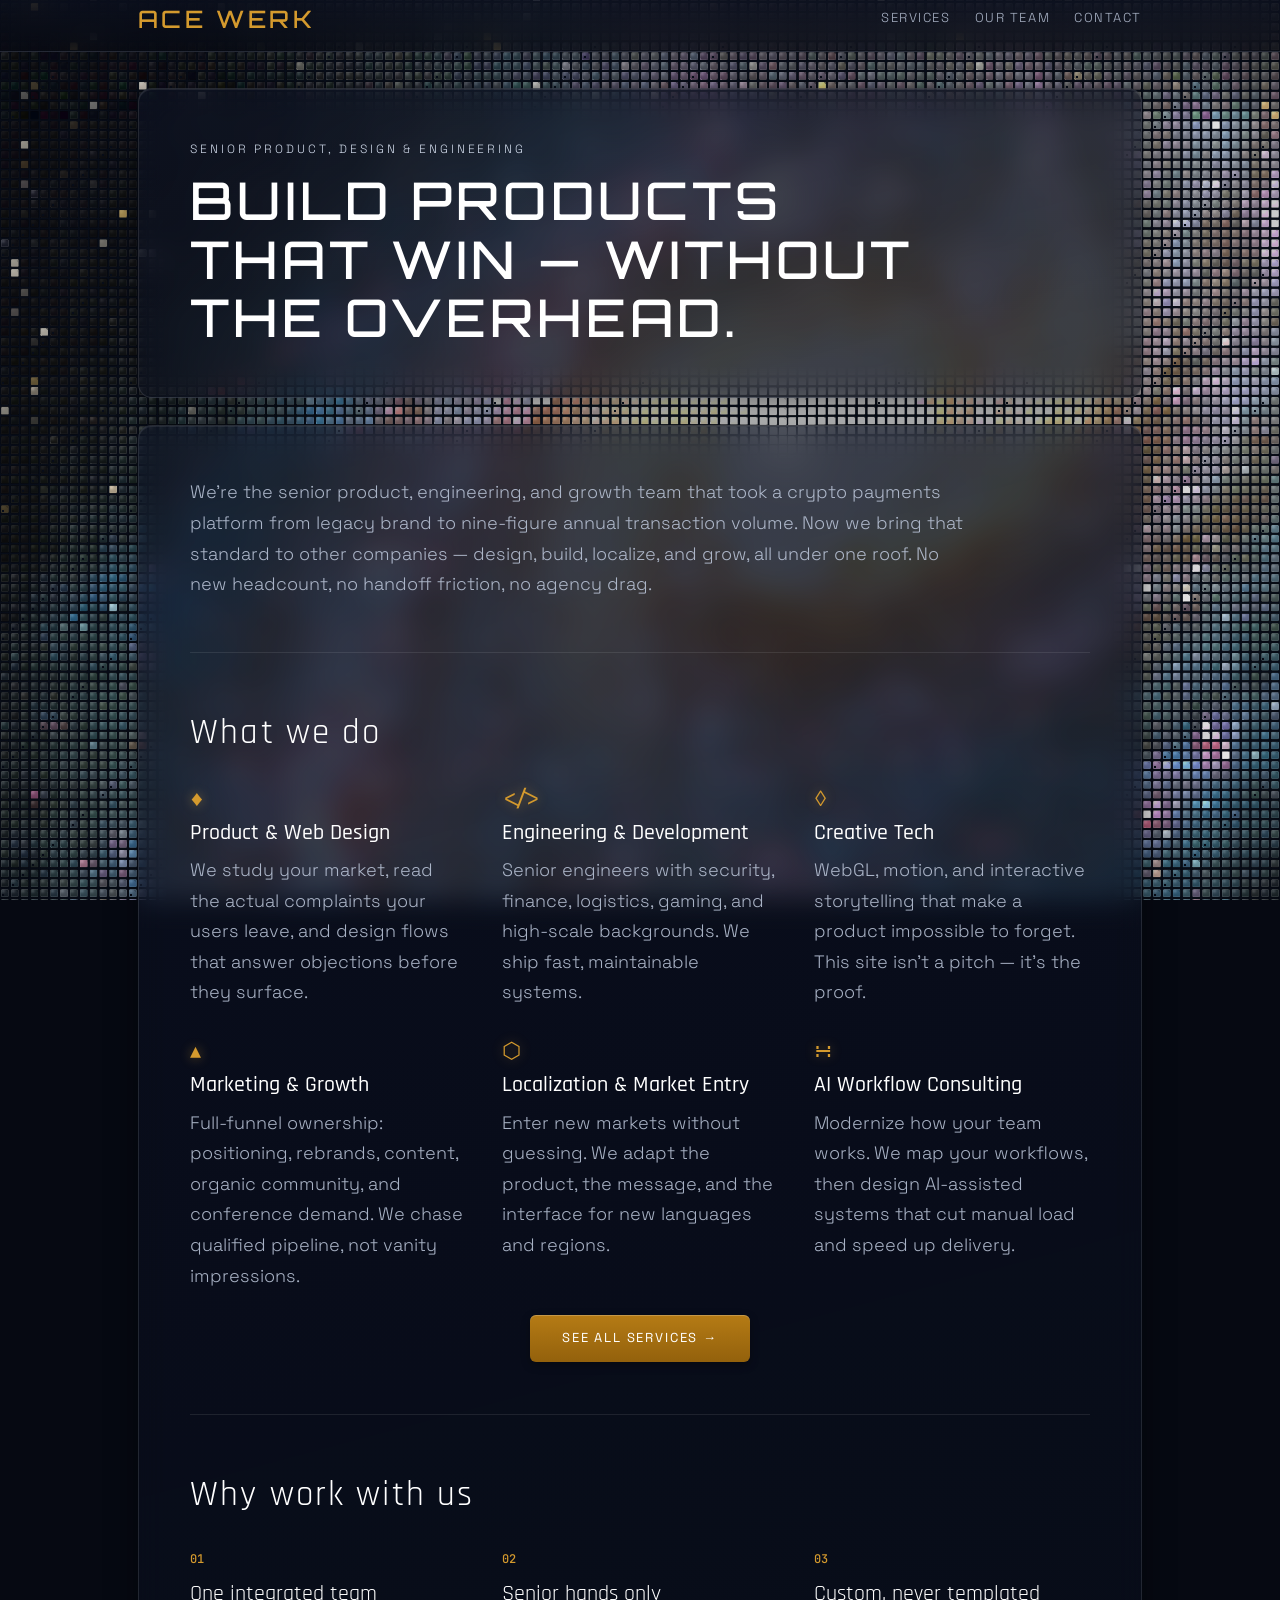
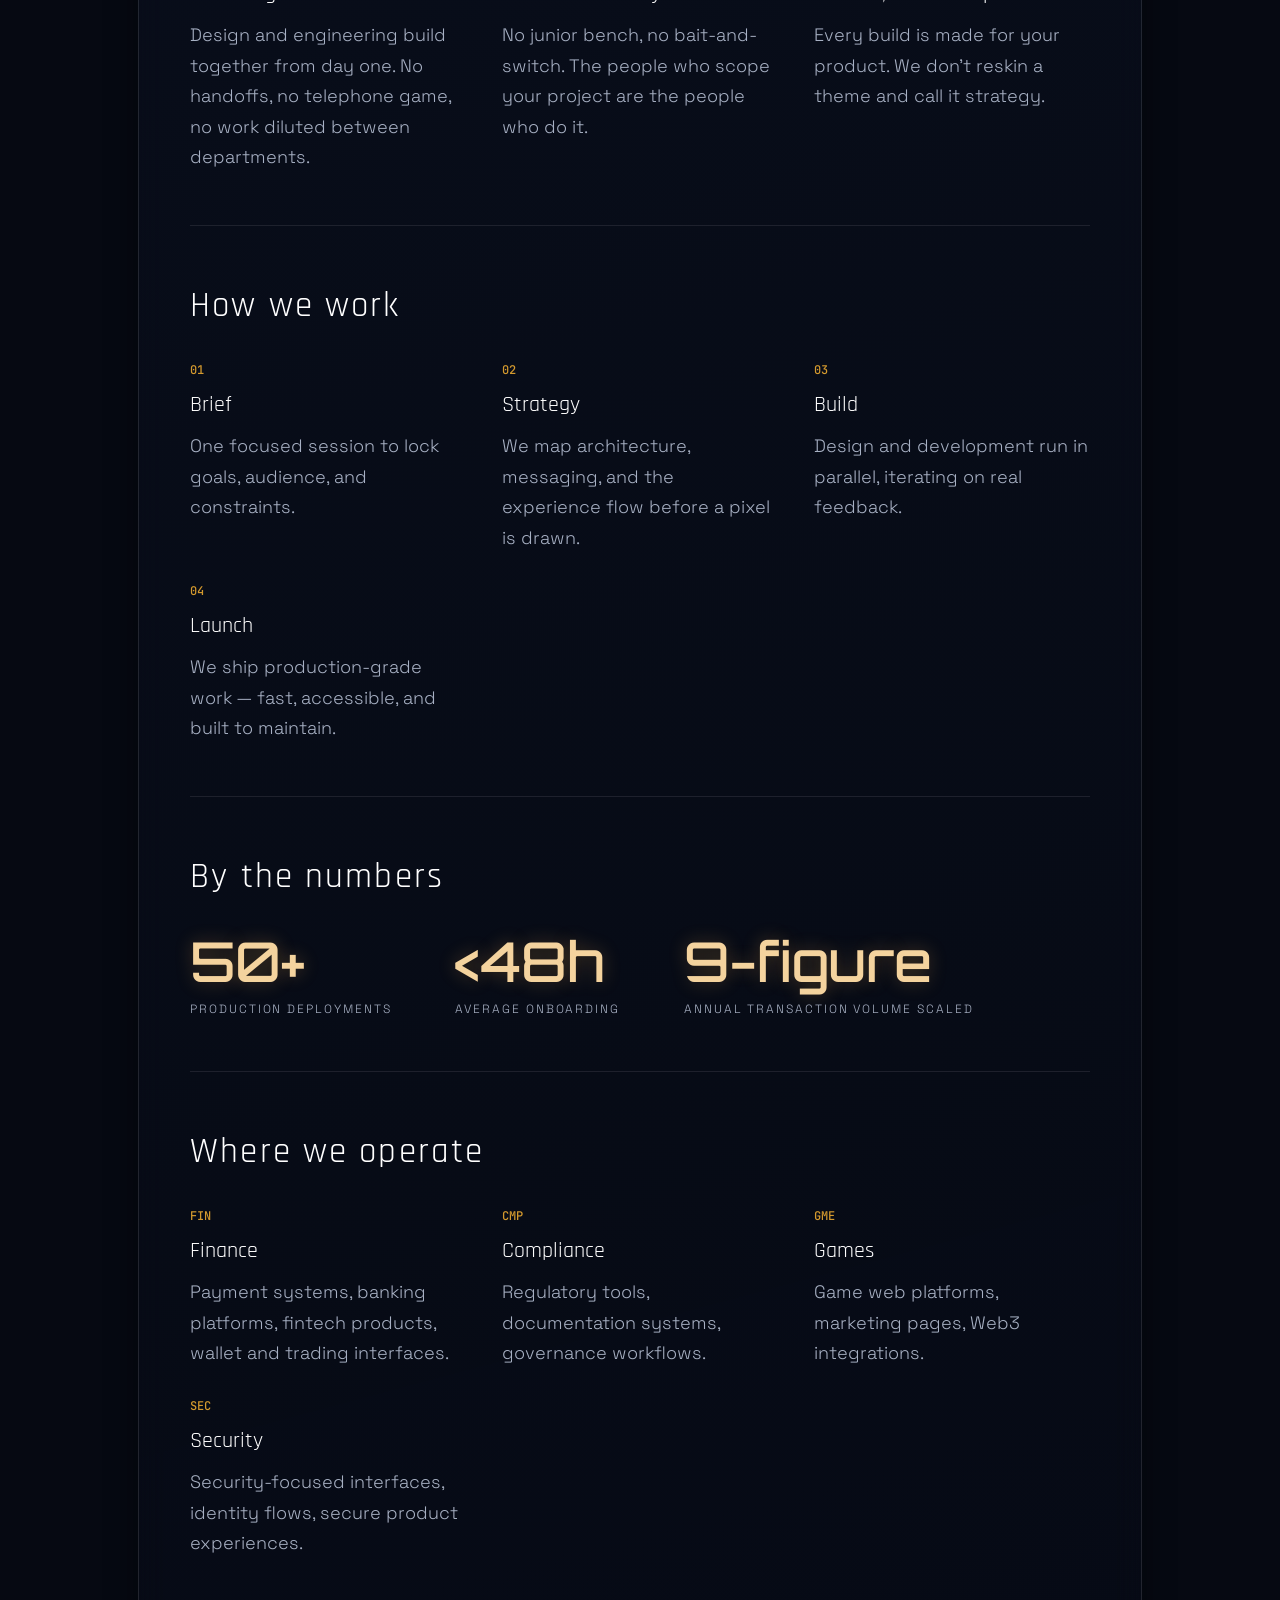
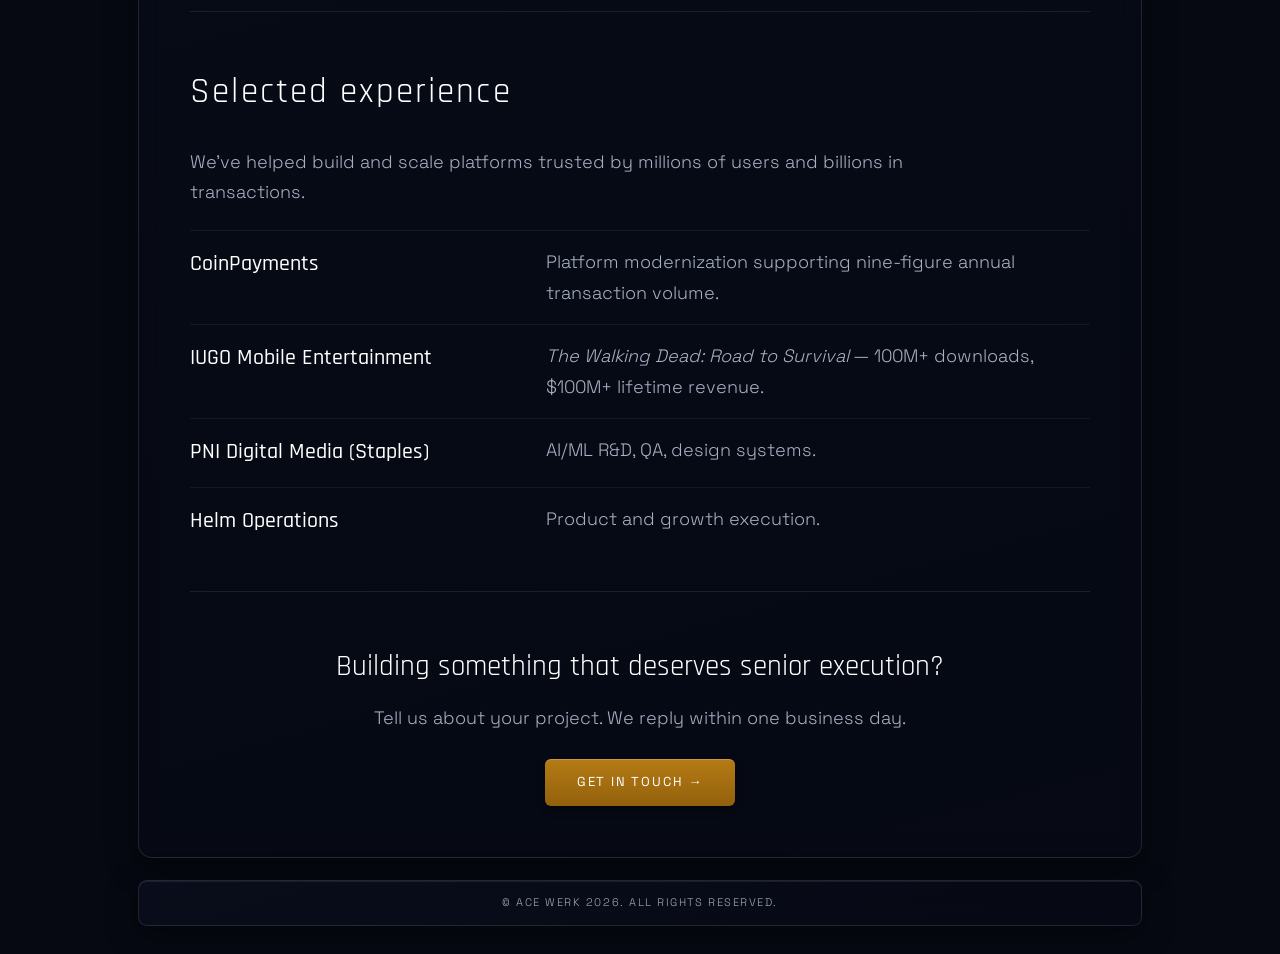
<file: src/index.html>
<!doctype html>
<html lang="en">
<head>
  <script defer src="https://x.acewerk.com/tessera.js" data-website-id="15435e6c-c2e0-4995-bd8e-db662d4474f3"></script>
  <meta charset="utf-8">
  <meta name="viewport" content="width=device-width, initial-scale=1, viewport-fit=cover">
  <title>Ace Werk — Senior Product, Design &amp; Engineering Studio</title>
  <meta name="description" content="Ace Werk is a senior product, design, and engineering studio. We build, scale, and localize digital products — design to deployment, under one roof.">
  <meta property="og:type" content="website">
  <meta property="og:site_name" content="Ace Werk">
  <meta property="og:title" content="Ace Werk — Senior Product, Design &amp; Engineering Studio">
  <meta property="og:description" content="Ace Werk is a senior product, design, and engineering studio. We build, scale, and localize digital products — design to deployment, under one roof.">
  <meta property="og:url" content="https://acewerk.com/">
  <meta property="og:image" content="https://acewerk.com/assets/og/ace-werk-og.png">
  <meta property="og:image:width" content="1200">
  <meta property="og:image:height" content="630">
  <meta property="og:image:alt" content="Ace Werk — WebGL mosaic of a retro monitor rendering a black hole, gold on deep navy">
  <meta name="twitter:card" content="summary_large_image">
  <meta name="twitter:title" content="Ace Werk — Senior Product, Design &amp; Engineering Studio">
  <meta name="twitter:description" content="Ace Werk is a senior product, design, and engineering studio. We build, scale, and localize digital products — design to deployment, under one roof.">
  <meta name="twitter:image" content="https://acewerk.com/assets/og/ace-werk-og.png">
  <link rel="preload" href="/assets/fonts/orbitron-500-latin.woff2" as="font" type="font/woff2" crossorigin>
  <link rel="preload" href="/assets/fonts/inter-latin.woff2" as="font" type="font/woff2" crossorigin>
  <link rel="stylesheet" href="/assets/fonts/fonts.css">
  <style>
    /* ══════ DIGITAL CRAFT — same tokens as the rest of the site ══════ */
    :root {
      --canvas: #060912;
      --surface: #0c1122;
      --surface-plus: #11182b;
      --accent: #d49a2e;
      --accent-soft: #f4d39e;
      --ink: #e5e7f0;
      --ink-muted: rgba(190,200,220,0.88);
      --border: rgba(255,255,255,0.08);
      --glass-border: rgba(255,255,255,0.11);
      --rule: rgba(255,255,255,0.09);
      --rule-soft: rgba(255,255,255,0.055);
      --radius-sm: 6px;
      --radius-md: 9px;
      --radius-lg: 14px;
      --transition-fast: 0.18s ease-out;
      --transition-med: 0.3s ease-out;
      --max-width: 1100px;

      /* ── Type scale — marketing weight, fluid across screens ── */
      --fs-label:         clamp(11px, 0.6vw + 8px, 12px);   /* eyebrows, tags, stat labels */
      --fs-body:          clamp(16px, 0.35vw + 14px, 18px); /* all running copy */
      --fs-item-title:    clamp(19px, 0.5vw + 16px, 22px);  /* service / column / experience names */
      --fs-lead:          clamp(22px, 1.2vw + 14px, 30px);  /* intro lead, CTA headline */
      --fs-section-title: clamp(26px, 1.6vw + 15px, 38px);
      --fs-stat:          clamp(34px, 3.5vw + 10px, 56px);
    }

    * { margin: 0; padding: 0; box-sizing: border-box; }
    html { font-size: 15px; scroll-behavior: smooth; }
    body {
      background: var(--canvas);
      color: var(--ink);
      font-family: 'Space Grotesk', system-ui, sans-serif;
      font-weight: 300;
      line-height: 1.6;
    }
    a:focus-visible, button:focus-visible {
      outline: 2px solid var(--accent);
      outline-offset: 3px;
    }

    /* ══════ THE MOSAIC — full-page living mosaic backdrop ══════ */
    .mosaic-bg {
      position: fixed; inset: 0;
      z-index: 0;
      overflow: hidden;
      background: radial-gradient(140% 160% at 50% 46%, #0a111f 0%, #060a14 55%, #04060c 100%);
    }
    .mosaic-bg canvas {
      position: absolute; inset: 0;
      width: 100%; height: 100%; display: block;
    }
    .mosaic-bg::after {
      content: ""; position: absolute; inset: 0;
      pointer-events: none;
      background: radial-gradient(120% 120% at 50% 46%, rgba(4,6,12,0) 58%, rgba(4,6,12,0.4) 100%);
    }

    /* ── Top Navigation ── */
    .nav-bar {
      position: fixed; top: 0; left: 0; right: 0; z-index: 50;
      background: linear-gradient(to bottom, rgba(10,15,30,0.72), rgba(6,9,18,0.58));
      backdrop-filter: blur(14px) saturate(1.15);
      -webkit-backdrop-filter: blur(14px) saturate(1.15);
      border-bottom: 1px solid var(--glass-border);
      padding: 0 clamp(20px, 3vw, 40px);
      height: 52px;
    }
    
    .nav-logo {
      font-family: 'Orbitron', sans-serif;
      font-weight: 500; font-size: 24px;
      letter-spacing: 0.14em;
      color: var(--accent);
      text-transform: uppercase; text-decoration: none;
      display: flex; align-items: center; gap: 4px;
    }
    .nav-links { display: flex; align-items: center; gap: 24px; }
    .nav-links a {
      font-family: 'Space Grotesk', sans-serif;
      font-weight: 300; font-size: 13px;
      letter-spacing: 0.12em; text-transform: uppercase;
      color: var(--ink-muted); text-decoration: none;
      padding: 4px 0; border-bottom: 1px solid transparent;
      transition: color var(--transition-fast), border-color var(--transition-fast);
    }
    .nav-links a:hover, .nav-links a.active {
      color: var(--ink);
      border-bottom-color: var(--accent);
    }

    .page-wrapper {
      position: relative; z-index: 1;
      padding-top: 52px;
    }

    /* ══════ HERO — tight, high, art breathing behind ══════ */
    .hero-shell {
      margin-top: clamp(24px, 4vh, 44px);
      margin-bottom: clamp(18px, 3vh, 30px);
    }
    .hero-label {
      font-family: 'Space Grotesk', sans-serif;
      font-weight: 300; font-size: var(--fs-label);
      letter-spacing: 0.24em; text-transform: uppercase;
      color: rgba(215,224,240,0.95);
      margin-bottom: 12px;
    }
    .hero-title {
      font-family: 'Orbitron', sans-serif;
      font-weight: 500;
      font-size: clamp(28px, 4.6vw, 52px);
      line-height: 1.12; letter-spacing: 0.08em;
      color: #ffffff; text-transform: uppercase;
      max-width: 780px;
    }

    /* ══════ ONE GLASS SHELL — topics divided by rules, not boxes ══════
       Translucent enough that the mosaic and the gravity-lens glow
       shine through; dark enough that text always wins. */
    .content-wrap {
      max-width: var(--max-width);
      margin: 0 auto;
      padding: 0 clamp(20px, 4vw, 48px);
    }
    .content-shell {
      background: linear-gradient(165deg, rgba(12,18,35,0.58), rgba(7,10,20,0.50));
      backdrop-filter: blur(14px) saturate(1.15);
      -webkit-backdrop-filter: blur(14px) saturate(1.15);
      border: 1px solid var(--glass-border);
      border-radius: var(--radius-lg);
      box-shadow: 0 8px 32px rgba(0,0,0,0.45),
                  inset 0 1px 0 rgba(255,255,255,0.08);
      padding: clamp(26px, 4vw, 56px) clamp(22px, 4vw, 56px);
    }
    @supports not (backdrop-filter: blur(1px)) {
      .content-shell, .nav-bar, .footer-bar {
        background: linear-gradient(165deg, rgba(11,16,32,0.94), rgba(7,10,20,0.92));
      }
    }

    /* topics: separated by a full-width hairline + label, never boxes */
    .topic {
      padding: clamp(32px, 4.5vw, 52px) 0;
      border-top: 1px solid var(--rule);
    }
    .topic:first-child { border-top: 0; padding-top: 0; }
    .topic:last-child { padding-bottom: 0; }

    .section-label {
      font-family: 'JetBrains Mono', monospace;
      font-weight: 400; font-size: var(--fs-label);
      letter-spacing: 0.24em; text-transform: uppercase;
      color: var(--accent);
      margin-bottom: 8px;
    }
    .section-title {
      font-family: 'Rajdhani', sans-serif;
      font-weight: 400;
      font-size: var(--fs-section-title);
      letter-spacing: 0.06em; color: #ffffff;
      margin-bottom: 26px;
    }

    /* ── Intro ── */
    .intro-copy {
      font-size: var(--fs-body);
      color: var(--ink-muted);
      max-width: 780px; line-height: 1.7;
    }
    .intro-copy + .intro-copy { margin-top: 14px; }

    /* ── Services: 3×2 card grid ── */
    .svc-grid {
      display: grid;
      grid-template-columns: repeat(3, 1fr);
      gap: 32px 36px;
    }
    .svc-card {
      min-width: 0;
    }
    .svc-card-glyph {
      font-family: 'JetBrains Mono', monospace;
      font-size: var(--fs-item-title);
      color: var(--accent);
      text-shadow: 0 0 12px rgba(233,168,60,0.45);
      display: block;
      margin-bottom: 10px;
      line-height: 1;
    }
    .svc-card-title {
      font-family: 'Rajdhani', sans-serif;
      font-weight: 500; font-size: var(--fs-item-title);
      color: #ffffff;
      margin-bottom: 8px;
      line-height: 1.25;
    }
    .svc-card-desc {
      font-size: var(--fs-body); color: var(--ink-muted);
      line-height: 1.7;
    }

    /* ── Why / Process / Domains: open text columns ── */
    .col-grid {
      display: grid;
      grid-template-columns: repeat(auto-fit, minmax(230px, 1fr));
      gap: 28px 36px;
    }
    .col-item { min-width: 0; }
    .col-tag {
      font-family: 'JetBrains Mono', monospace;
      font-weight: 500; font-size: var(--fs-label);
      color: var(--accent); margin-bottom: 8px;
    }
    .col-title {
      font-family: 'Rajdhani', sans-serif;
      font-weight: 400; font-size: var(--fs-item-title);
      color: #ffffff; margin-bottom: 8px;
    }
    .col-desc {
      font-size: var(--fs-body); color: var(--ink-muted);
      line-height: 1.7;
    }

    /* ── By the Numbers ── */
    .stat-row {
      display: flex; flex-wrap: wrap;
      gap: 28px 64px;
    }
    .stat-value {
      font-family: 'Orbitron', sans-serif;
      font-weight: 500;
      font-size: var(--fs-stat);
      color: var(--accent-soft);
      line-height: 1.1;
      text-shadow: 0 0 18px rgba(233,168,60,0.3);
    }
    .stat-label {
      font-family: 'Space Grotesk', sans-serif;
      font-weight: 300; font-size: var(--fs-label);
      letter-spacing: 0.16em; text-transform: uppercase;
      color: var(--ink-muted); margin-top: 8px;
    }

    /* ── Selected Experience: ledger rows ── */
    .exp-intro {
      font-size: var(--fs-body); color: var(--ink-muted);
      max-width: 720px; margin-bottom: 22px; line-height: 1.7;
    }
    .exp-row {
      display: grid;
      grid-template-columns: minmax(210px, 320px) 1fr;
      gap: 6px 36px;
      padding: 16px 0;
      border-top: 1px solid var(--rule-soft);
    }
    .exp-row:last-of-type { padding-bottom: 0; }
    .exp-name {
      font-family: 'Rajdhani', sans-serif;
      font-weight: 500; font-size: var(--fs-item-title);
      color: #ffffff;
    }
    .exp-desc {
      font-size: var(--fs-body); color: var(--ink-muted);
      line-height: 1.7;
    }

    /* ── CTA (inside the shell, centred) ── */
    .cta-block { text-align: center; }
    .cta-title {
      font-family: 'Rajdhani', sans-serif;
      font-weight: 400; font-size: var(--fs-lead);
      color: #ffffff; margin-bottom: 12px;
      max-width: 720px; margin-left: auto; margin-right: auto;
    }
    .cta-text {
      font-size: var(--fs-body); color: var(--ink-muted);
      margin-bottom: 26px; line-height: 1.7;
    }
    .btn-primary {
      display: inline-block;
      padding: 13px 32px;
      border-radius: var(--radius-sm);
      font-family: 'Space Grotesk', sans-serif;
      font-weight: 400; font-size: 13px;
      letter-spacing: 0.14em; text-transform: uppercase;
      color: #ffffff; text-decoration: none;
      background: linear-gradient(to bottom, #b57b15, #93610c);
      box-shadow: 0 3px 8px rgba(0,0,0,0.35),
                  inset 0 1px 0 rgba(255,255,255,0.22);
      transition: transform var(--transition-fast), box-shadow var(--transition-fast);
      cursor: pointer; border: none;
    }
    .btn-primary:hover {
      transform: translateY(-1px);
      box-shadow: 0 5px 14px rgba(0,0,0,0.4),
                  inset 0 1px 0 rgba(255,255,255,0.28);
    }
    .btn-primary:active {
      transform: scale(0.98);
      box-shadow: 0 2px 4px rgba(0,0,0,0.35),
                  inset 0 2px 4px rgba(0,0,0,0.3);
    }

    /* ── Footer: quiet glass strip ── */
    .site-footer {
      max-width: var(--max-width);
      margin: 0 auto;
      padding: clamp(14px, 2vw, 22px) clamp(20px, 4vw, 48px) clamp(18px, 3vw, 28px);
    }
    .footer-bar {
      background: linear-gradient(165deg, rgba(12,18,35,0.58), rgba(7,10,20,0.50));
      backdrop-filter: blur(14px) saturate(1.15);
      -webkit-backdrop-filter: blur(14px) saturate(1.15);
      border: 1px solid var(--glass-border);
      border-radius: var(--radius-md);
      box-shadow: 0 8px 32px rgba(0,0,0,0.45),
                  inset 0 1px 0 rgba(255,255,255,0.08);
      padding: 13px 20px;
      text-align: center;
    }
    .footer-text {
      font-family: 'Space Grotesk', sans-serif;
      font-weight: 300; font-size: 11px;
      letter-spacing: 0.14em; text-transform: uppercase;
      color: rgba(200,210,228,0.8);
    }

    /* ── Animations ── */
    @keyframes fade-up {
      from { opacity: 0; transform: translateY(8px); }
      to   { opacity: 1; transform: translateY(0); }
    }
    .reveal { animation: fade-up 0.3s ease-out both; }

    /* ── Responsive ── */
    @media (max-width: 640px) {
      .nav-bar { height: 44px; padding: 0 16px; }
      .nav-links { gap: 14px; }
      .nav-links a { font-size: 11px; }
      .page-wrapper { padding-top: 44px; }
      .svc-grid { grid-template-columns: 1fr; }
      .exp-row { grid-template-columns: 1fr; }
    }

    /* ── Reduced Motion ── */
    @media (prefers-reduced-motion: reduce) {
      *, *::before, *::after {
        animation-duration: 0.01ms !important;
        transition-duration: 0.01ms !important;
      }
    }
  
/* Unified Container Pattern:
   - Exact alignment for header controls and main content.
   - Same max-width and padding used everywhere.
*/
.site-container {
  width: 100%;
  max-width: 1100px;
  padding: 0 48px;
  margin: 0 auto;
}

/* Header wrapper: same alignment rules as content-wrap. */
.header-inner-wrapper {
  display: flex;
  align-items: center;
  justify-content: space-between;
}

</style>
</head>
<body>

  <!-- ══════ THE MOSAIC — full-page living mosaic ══════ -->
  <div class="mosaic-bg" aria-hidden="true">
    <canvas id="mosaic-galaxy"></canvas>
  </div>

  <!-- ══════ NAVIGATION ══════ -->
  <header class="nav-bar" role="banner">
    <div class="header-inner-wrapper site-container">
      <a href="/" class="nav-logo" aria-label="Ace Werk home">Ace Werk</a>
      <nav class="nav-links" role="navigation" aria-label="Main navigation">
        <a href="/services/">Services</a>
        <a href="/our-team/">Our Team</a>
        <a href="/contact/">Contact</a>
      </nav>
    </div>
  </header>

  <div class="page-wrapper">

    <main>
      <!-- ══════ HERO ══════ -->
      <div class="content-wrap site-container">
        <div class="content-shell hero-shell reveal">
          <div class="hero-label">Senior product, design &amp; engineering</div>
          <h1 id="hero-title" class="hero-title">Build products that win — without the overhead.</h1>
        </div>
      </div>

      <!-- ══════ ONE CONTENT SHELL ══════ -->
      <div class="content-wrap site-container">
        <div class="content-shell reveal">

          <!-- Hero body -->
          <section class="topic" aria-label="Introduction">
            <p class="intro-copy">
              We're the senior product, engineering, and growth team that took a crypto payments
              platform from legacy brand to nine-figure annual transaction volume. Now we bring
              that standard to other companies — design, build, localize, and grow, all under one
              roof. No new headcount, no handoff friction, no agency drag.
            </p>
          </section>

          <!-- What We Do -->
          <section class="topic" aria-labelledby="services-title">
            <h2 id="services-title" class="section-title">What we do</h2>
            <div class="svc-grid">
              <div class="svc-card">
                <span class="svc-card-glyph" aria-hidden="true">&#9830;</span>
                <h3 class="svc-card-title">Product &amp; Web Design</h3>
                <p class="svc-card-desc">
                  We study your market, read the actual complaints your users leave, and design
                  flows that answer objections before they surface.
                </p>
              </div>
              <div class="svc-card">
                <span class="svc-card-glyph" aria-hidden="true">&lt;/&gt;</span>
                <h3 class="svc-card-title">Engineering &amp; Development</h3>
                <p class="svc-card-desc">
                  Senior engineers with security, finance, logistics, gaming, and high-scale
                  backgrounds. We ship fast, maintainable systems.
                </p>
              </div>
              <div class="svc-card">
                <span class="svc-card-glyph" aria-hidden="true">&#9674;</span>
                <h3 class="svc-card-title">Creative Tech</h3>
                <p class="svc-card-desc">
                  WebGL, motion, and interactive storytelling that make a product impossible to
                  forget. This site isn't a pitch — it's the proof.
                </p>
              </div>
              <div class="svc-card">
                <span class="svc-card-glyph" aria-hidden="true">&#9652;</span>
                <h3 class="svc-card-title">Marketing &amp; Growth</h3>
                <p class="svc-card-desc">
                  Full-funnel ownership: positioning, rebrands, content, organic community, and
                  conference demand. We chase qualified pipeline, not vanity impressions.
                </p>
              </div>
              <div class="svc-card">
                <span class="svc-card-glyph" aria-hidden="true">&#11041;</span>
                <h3 class="svc-card-title">Localization &amp; Market Entry</h3>
                <p class="svc-card-desc">
                  Enter new markets without guessing. We adapt the product, the message, and the
                  interface for new languages and regions.
                </p>
              </div>
              <div class="svc-card">
                <span class="svc-card-glyph" aria-hidden="true">&#8762;</span>
                <h3 class="svc-card-title">AI Workflow Consulting</h3>
                <p class="svc-card-desc">
                  Modernize how your team works. We map your workflows, then design AI-assisted
                  systems that cut manual load and speed up delivery.
                </p>
              </div>
            </div>
            <p style="margin-top:24px;text-align:center;">
              <a href="/services/" class="btn-primary">See all services →</a>
            </p>
          </section>

          <!-- Why work with us -->
          <section class="topic" aria-labelledby="why-title">
            <h2 id="why-title" class="section-title">Why work with us</h2>
            <div class="col-grid">
              <div class="col-item">
                <p class="col-tag">01</p>
                <h3 class="col-title">One integrated team</h3>
                <p class="col-desc">Design and engineering build together from day one. No handoffs, no telephone game, no work diluted between departments.</p>
              </div>
              <div class="col-item">
                <p class="col-tag">02</p>
                <h3 class="col-title">Senior hands only</h3>
                <p class="col-desc">No junior bench, no bait-and-switch. The people who scope your project are the people who do it.</p>
              </div>
              <div class="col-item">
                <p class="col-tag">03</p>
                <h3 class="col-title">Custom, never templated</h3>
                <p class="col-desc">Every build is made for your product. We don't reskin a theme and call it strategy.</p>
              </div>
            </div>
          </section>

          <!-- How we work -->
          <section class="topic" aria-labelledby="process-title">
            <h2 id="process-title" class="section-title">How we work</h2>
            <div class="col-grid">
              <div class="col-item">
                <p class="col-tag">01</p>
                <h3 class="col-title">Brief</h3>
                <p class="col-desc">One focused session to lock goals, audience, and constraints.</p>
              </div>
              <div class="col-item">
                <p class="col-tag">02</p>
                <h3 class="col-title">Strategy</h3>
                <p class="col-desc">We map architecture, messaging, and the experience flow before a pixel is drawn.</p>
              </div>
              <div class="col-item">
                <p class="col-tag">03</p>
                <h3 class="col-title">Build</h3>
                <p class="col-desc">Design and development run in parallel, iterating on real feedback.</p>
              </div>
              <div class="col-item">
                <p class="col-tag">04</p>
                <h3 class="col-title">Launch</h3>
                <p class="col-desc">We ship production-grade work — fast, accessible, and built to maintain.</p>
              </div>
            </div>
          </section>

          <!-- By the Numbers -->
          <section class="topic" aria-labelledby="numbers-title">
            <h2 id="numbers-title" class="section-title">By the numbers</h2>
            <div class="stat-row">
              <div>
                <p class="stat-value">50+</p>
                <p class="stat-label">Production deployments</p>
              </div>
              <div>
                <p class="stat-value">&lt;48h</p>
                <p class="stat-label">Average onboarding</p>
              </div>
              <div>
                <p class="stat-value">9-figure</p>
                <p class="stat-label">Annual transaction volume scaled</p>
              </div>
            </div>
          </section>

          <!-- Where we operate -->
          <section class="topic" aria-labelledby="domains-title">
            <h2 id="domains-title" class="section-title">Where we operate</h2>
            <div class="col-grid">
              <div class="col-item">
                <p class="col-tag">FIN</p>
                <h3 class="col-title">Finance</h3>
                <p class="col-desc">Payment systems, banking platforms, fintech products, wallet and trading interfaces.</p>
              </div>
              <div class="col-item">
                <p class="col-tag">CMP</p>
                <h3 class="col-title">Compliance</h3>
                <p class="col-desc">Regulatory tools, documentation systems, governance workflows.</p>
              </div>
              <div class="col-item">
                <p class="col-tag">GME</p>
                <h3 class="col-title">Games</h3>
                <p class="col-desc">Game web platforms, marketing pages, Web3 integrations.</p>
              </div>
              <div class="col-item">
                <p class="col-tag">SEC</p>
                <h3 class="col-title">Security</h3>
                <p class="col-desc">Security-focused interfaces, identity flows, secure product experiences.</p>
              </div>
            </div>
          </section>

          <!-- Selected Experience -->
          <section class="topic" aria-labelledby="exp-title">
            <h2 id="exp-title" class="section-title">Selected experience</h2>
            <p class="exp-intro">
              We've helped build and scale platforms trusted by millions of users and billions
              in transactions.
            </p>
            <div class="exp-row">
              <h3 class="exp-name">CoinPayments</h3>
              <p class="exp-desc">Platform modernization supporting nine-figure annual transaction volume.</p>
            </div>
            <div class="exp-row">
              <h3 class="exp-name">IUGO Mobile Entertainment</h3>
              <p class="exp-desc"><em>The Walking Dead: Road to Survival</em> — 100M+ downloads, $100M+ lifetime revenue.</p>
            </div>
            <div class="exp-row">
              <h3 class="exp-name">PNI Digital Media (Staples)</h3>
              <p class="exp-desc">AI/ML R&amp;D, QA, design systems.</p>
            </div>
            <div class="exp-row">
              <h3 class="exp-name">Helm Operations</h3>
              <p class="exp-desc">Product and growth execution.</p>
            </div>
          </section>

          <!-- CTA -->
          <section class="topic cta-block" aria-labelledby="cta-title">
            <h2 id="cta-title" class="cta-title">
              Building something that deserves senior execution?
            </h2>
            <p class="cta-text">
              Tell us about your project. We reply within one business day.
            </p>
            <a href="/contact/" class="btn-primary">Get in touch →</a>
          </section>

        </div>
      </div>
    </main>

    <!-- ══════ FOOTER ══════ -->
    <footer class="site-footer" role="contentinfo">
      <div class="footer-bar">
        <p class="footer-text">&copy; Ace Werk 2026. All rights reserved.</p>
      </div>
    </footer>

  </div>

<script>
(function(){
"use strict";
/* ══════ LIVING MOSAIC — CALDWELL 45 AS THE PAGE ITSELF ══════
   One fixed canvas behind everything, sharing the landing page's
   tessera DNA. The artwork is baked from the Hubble WFC3/WFPC2
   composite of NGC 5248 (Caldwell 45), area-averaged to the 130-grid.
   Dark tiles are baked with the shader grade pre-inverted so deep
   space renders as black as the photograph; lit tiles keep the grade
   plus a measured +12% energy/chroma push,
   lift, which compensates the ~28% grout/alpha darkening of the
   tessera field (luminance-blended between the two curves).
   Tile pitch: max(vw,vh)/130 device px — identical to index; the
               crop recentres on the galactic nucleus at any aspect
               ratio (16:9 through 9:16), so the core never leaves view.
   Tile body:  same rbox crystal-facet shader (fill 0.87, sheen, bevel,
               sparkle, grade exp 1.28 / gamma 1.30 / sat 1.22).
   Motion:     in-shader spiral shimmer riding the measured arm pitch
               + breathing nuclear starburst ring (tiles never leave
               the grid), twinkling star tiles sampled from the
               photograph's point sources, periodic tile-glint shooting
               star, and a gravity-lens pointer: nearby tesserae lift,
               brighten and lean toward the cursor. One unified drive —
               after ~2.6s idle a phantom cursor orbits the nucleus;
               real input overrides it instantly. */

const G=130;                 // grid COLUMNS; tile pitch is still derived from G,
                             // so the tessera scale is identical to before
const GR=154;                // grid ROWS: 24 synthesized deep-space rows were baked
                             // ABOVE the photograph so very tall viewports (and the
                             // mobile URL-bar height jump) never run out of artwork
const HOLE=[84,57];          // galactic nucleus centre in global grid coords (33+24)
const BG_B64="[base64]/OzlDMjQ8ODM2PTY/N0JLQEJOQjxNRjlHOzhAPzdFPzxGNjJFPzA7O0JGNDVCMzs8MDg7MDg3NTQ5LTI0KzIyMTA3Ki42LjAzMy0xLy4zOTA4Nzc/[base64]/PDpDODVEMjlKPTlFOkBTRUJLSDtCTENfRUFUT0RVWURXUkdhTUFOQj9PSjhSSUtKQTc/QTQ/SjxSRT5CPD9KQDlFQTlMS0JCPj5FQUJIRzhFOz1MQjxJPUBDQjZBRkNFMDw6PjpAMT5DMDQ7Ojg7PDI6OTJDO0BCODpCQzQ/QThNP0BKW0hhPTlBNTQ/MDAxNCw5NTE7NzE3PDE9ODI/OkBEPjo/[base64]/PjlEPUlLSEM/REhTU0pFUVNeQ0dSRkVNODw0OzlHPT5EO0NGQj0/[base64]/[base64]/[base64]/gXSet6HKt5/Ul4/[base64]/ZV9yb3Ofdl11eG2GgmBwhIGnq4Ksnn2Yj4axc26Eb2VvXlhgamx4bmhyaGNxVE1HcWNpkoOce3aTaWZ1cFtje3SCd3B9YmNvYm5zbmljbmxwbnN8cXWGYnSEbm16a22BYmlxWl9fWV1XWmhxWGNrWm14eG16mnifgm+GcWuAVlZVWFxeWlNNS1dZV1FYZlZaeGx/[base64]/ooKxr36st5W7mGt+i3+YlYauhXmMdV94bmJxe3SVgWuGf2x6eWx/k4auhHeIfnqNeWRaf2t1dm19fm1pc3F7dW9zdHJ+aXB3a3J/[base64]/uD/6sb4u5fSw6PWuK7MfX+PopC0fnqAb29vjoOJjIOWpo6ecmlRZGBXeGxlcXBqbGhjf3NvaXN/[base64]/yiJ3YiIWmn4Sdg2hwqJC6uZ3JsJiy48Dl/OH/[base64]/hXKPrHylwoqyzJHK2rLruZPBp7Prra7opZjHinWIiH2RlourppjDvpzT17nl7M/1+97/[base64]/JzQ2MzY6MDg8Mz9GRFpvOEZSQEFGQkhUQlBePlloP1FdQVhgUFdjWVlhXGV9boWsaXiZhnyfeH6hp67aj5K9q4irzJnU1KTnzprQvY62taLRq5zGnIqtlIitm5S7qJnNrJ3Jq5fAsKnPvJrP6bny9NL7+9v/4Ljm1rLjuKLEhHJyqJKne2xrmYucx7LGu6TBjYGKkX6AfHdzf3l1eHd/[base64]/eI62jpCynIKl0pjU9Nf/2azey6/juZfHtIesnniPjZXCt63eppvMk4ywy6/d4sDx8cz6/+f/[base64]/OUFLdVN6SE1TS01fQ1hoRWB5UmV7bW+DaHGRaXSSdWmGh36pk5TFgpnPfIitmISenYyvq5jNyo224JjBz36erX+Isnqe16a4oo6fpJrJi46omo6qu7Tnya/d1K3j7Mb3+NP/5bzvtJ3CqY+wyKbLiHiBgHJpemNTgXpsjIiLk42Ol46ZhXxpfHRmgm5dhnJgg352h4N2hH1ri4B/[base64]/KDFDJzA2IjQ8JT1KHjVJXEdiMDtHND9GOD9MOUhZTEhcSVFcQFpvRFdwVV5oTGOBU2Z9Y3eYaXWXfXeXoarinZC5jo6qfXyWgoSfj5O/lpW7n4OXvafVtYKXwZGvmG9wnm9+zo2hl4CWlISMi42kloqqrZrFpJe+oIuvsoWz37Xn3b/jjpCivJS48tr8pYaefXZxnIaNlIOCjYCFlI2RkouOh21XfnJjh3VfkIFwmI6Xm5aeloJ+gXt11LbVnI2fkI2RjIuUgoeIjJGef35zdXJrenl/l4addXh6gXuHbmdhdWVkZlpXaGFigHWHf3uRWF9aaGhlamNefHWAW2lrYWBfWlJHYVJQXE1HYlVQaVdeem17lYKXtJS/[base64]/[base64]/[base64]/[base64]/[base64]/[base64]/[base64]/[base64]/yJJj16yI2qeA1ryz17Sa1aKFwJNlp4dwv5ON1qWjso56xJB9sYN2n4ZkpI1xo4lymJWDn6Ogl5SMkYuBloV2ioR3iI2KdnhujHxygYJ+g3Rwel1Xal1TUEo/[base64]/+tb//eT/9s7/56PQyaXUvqXZsYKQiGVUh2lbjW9ajnFeknlmkn1omIJxm4RsnoZsnYpyn4tplpWEo5p/[base64]/[base64]/+dz/46r2+N7/7dD/sZK2oXF5fGhlk2tVj3BhmHxml39knYdyooZunolznI9+p5B7oJeUoZ2JpqOUqKSNs55+vZ5xsZNzyaiaxqB1y6uCzqyByKN8zKBv2LWY2LOg4MLC58rQ16iI4rme68/E68/G6ca44baf5cWy4LaJ0p9v3LWXzKaJw5V1sYVi2I5qxpR0zK6kxaWZtpeCtKGXpJR8pZl/[base64]/xJnQxJGsqnZwjmxRoYBolYJynYh2n4RrnopzoJeHr5eQsqGcuLXCq5N6rpl9ro9dtJNqu5l5wJaCyaWJzq6Py6R/[base64]/[base64]/[base64]/f11gkVlczHKQypjI28PevZi8u5u7yLrkuZeuimBDnGxap4N2rIVuoIdwo4t4ootzppaNqpmOr6Wbsqajr6eap6CHspttvqJ+uZl3zbq10K2Pzq+V17WN2bmq4cS+6djl7NTn7cnV+ub1+tvp+Nrm/er39tTY9L+x993l/[base64]//D//+3+/+35/+vw/+////b//9rf/t7t//X//+3/[base64]/+vz/+z2/+rw//j//////+35/9/x//X///////b/[base64]/AkpWutaGnyaCklmlSuIBvt3pnrH1lqoVxpY2Ap5F4r5SFrZyMsJ2DtJyBsp+AtZp0vp9xwqSKya2U0beh1rSU1LGb2rmZ3beU6sSv89/g99bV9tDU9tvg+uHq/+ju//////////r//////////+33//n//+v//+3/2pSp25uA4KJx0Ztx2KaYx6ORwK6y1bzQwJ+g1aWZy7/[base64]/ioykjpGoe4mjkYiajI6lkZavppGwvYyks3yOyZWwkGteo2tXp3Bbsn1klXVan4N1n5CPqpJ6rJR7sI5xtZiGvJ16tJ9/sZ+EuJ5zuKaAy66UyauT0auG27GQ27SV3q585ryb7Mq758jE79fh+ePt//////////////////////////////////j///////v///z/88DA87+g7ad11aCB2KiWvJyAvaar2MDbxqeZx62dxK+uvKGBsK2lqKGRnYZono+AnIlpkIBukXxehGxOe1pKhXNrjoKKZlVBZkQ/[base64]/z6O+vYaZkl5CpHNXo3ZcpHpcooNvo4htp5GIqpF6solqsJeGs5Futo5muZuAvqaQxaN+w6Z9ybSf0rKZ07OX17un4LSP4bWN7MKi5L+o9dre/PD6/////////////////////////////////////////+/0//P7//z//9vb/[base64]/jmRQlXZln4BlmoV9oI+Doo57sZaGrItmuIdyrI1zspFstphxvZhnvpx+uZZwx6SE0aeFz55p3LKQ4LeT2KeI57qY9czH7cW/+OHm//b+//3///////////////////////////////////b7//j///n/////98fK762F1qZ/[base64]/262F57+q78rB9dDa/+by/+v0///////////////////////////////8//77//f2////////////////[base64]/nY2XhW5rmHZ2gl9UdFpUi2hTk3dkl4F0m4yGno9/o5OPpY9+pIp2rYplso5ltZBrvpVqwZ1zwKaKyaaFy6+RzKiM0a+X1qh63at03KaA78a26b2w7tDW//r///////////////////////////////////34//z6//////j7////////[base64]/OLv//T///L7//3///////////////////////////////////z8/+vt/+rz/+/27LGo2qeC7760z59/[base64]/oYagin+Ntp/Bo6bZn4ikmXV1f1ZPrISNvJGXi3Nflndyl4R0oo99oo+Mpop+p4ZkpYhxrpGDqYlwvKGSx6iCv59vvaR2xJtpwJxtzKSD165/36x925xe3qmF28C+7MnW//3///////3///////////z7//38//////////////////j2//Hx/9/a/+HX+dDE25JY2Z113qV7wJh+46Sa1aqV2KeCyqyTy6B9vpZsvJ51podtmHZKlnJHlXtSiHZYims/[base64]/HkYSjqp/Nq6bXnoWalXdviWpYjGhQhm9ph2teinVjm4ZzmIyIoItsnYRhpIl1s5ODs5uNrpZ1xKiKvaSMu6qLw553wJRbyZ91zpRcyZRX16l60J1o4bCW4r+79+Hv/+/4//r///r///////z///v7//37//////z9//f3//Px/+Ha/+nw/8/E/[base64]/P0lLREtKS1NaXl9fUVVfXlNPXFJQb1dag3uUfHWBfHmOinVuooOZho2qkYifgKDQm6PAk3l/h2xfjW9ijXZwjmpkn29ikHdyn4iCnIF1oH9tp4hvq4duqpWRs5d+vKKJu6ONxqWVv59ywZhqvpNo1KyH06Fwzplj06WH4KyI6LSS6snK/OXu/+Tr/+Lr//////////L6//f6//jz//7+//Po/+LE/+nh/+r7/+j7/NDb88vCwohS4ad44K+byJh07rqk4bCc57/[base64]/[base64]/eDg/+rz/trr//7///b//////+fw/+Hj/9PE+L2m/9rh//////L//[base64]//f///f//+f2//////////T9/sm8+c3E+NPk/[base64]/[base64]/ezw/////////93n/+X8/////97m/Led//L//[base64]/h3R5dGtyc2hldmdpfVpVlG1diHd+jHZwgHFoeVxIg2ZZlHddkHlqoYh2o5WYoJSMqpOCqIZ2sZh8rpuNspZ4rZ6Jv6B3xZZutoJOvJV+2qCH3pde2aN+wJyB3qqf8MXG0qCn9Nbg/OTt/uns//3///z/9ru177G68Kye+7qs/8G7976j6auB4ZFa36twz5py3KNq36Nl4sGv2rGKx5xov5dbwZNkv45fsYdToG4/nGw8kn9GmGw6h2JRf2RGm4RnjnJmgXBdjX93g3BmeWFOWk8+b1hMUEY9eGBqhXJ/Zl1geGlwbHF3Y1pXWEw/[base64]/Ozz9cCn66eA5ZZd+buW/[base64]/En46wupW3j32HpIyrgVxcoXl7hmdniGJihWZ0kGxqhH2ChGxjgmdYY1ZGhGpfiXtqi4V3lIt/lYBxppGMp5eZqZN/taijtKWUqpJztZt/tn9Vv4xspHVKuId+2Y5kqHxay52Ew4lX2J9w4sba8cfL98/g++7/[base64]/iGNNhndnhoBxmI1+qYZ9n5Gb1bPNrI+QsaCTtKCIpKSUtpx6q3tPwI9twId51qO+7MDk0JST15yMtXg8z45i4qeL5by17MTR9eH37cbP6MW/[base64]/imtLg15BZVQ/ak82VUQ3aFBBalJPZEgyXkNBdVtleF1nblZvr5S/w6LSa1toTUtAUkVAaF1iYVtiqo6eY2V7SVBKQ0Y/QEtNPkVKPkRGPE1cQEpTBggHCAkLBwkIBwkLCAwRCQ8QDRITEBQVEBgeFCUyGzZLHD9VFzRKITA5JDVGRmODLkNaKjxOI0NaKUNYLz9UNEtVNEZaLkJPMUFPNkNGNUtQQk9RTU9XVlVcWFVal4CSZXOHbWl1dWtzfXJ5lISkoJ7PlqTIlZ/[base64]/[base64]/Hk6vahZ/Ih6DNjo2tqJzEjneOdExLimZqdlxVbVxUd294gHt3hXx+fnBzZV9Vc2NagnZth4OCkoN9jI6Lk4yDhmdmkHxkh39niohynHdZsJZ8rY10sYZovpN/[base64]/emtbg3tjlop3l4l4lHlokWlco4BsrZd/vZqKvoxesXlSkGZQu3ZjjW9ThG1UnnpBl3VWqm9ElWg2lGU7l2xTyplcy59uzZlgwZJix5ptwIhWxIFLtYBdon5cwY96wqGPmnRZkWdHh2I/iFc2hFs6h1IzdFUwhFgzkWE7flE9gVk5fFk7eltLbFtIZkdDWEdDdVVUeWFXbFRKdmZthnl+bHWBenZ1dHCAVE5YdlZkhneQYWNpcmZ1TktLRlRTwsLEYFdUSU1VPVFKR1JaOk1UPE1UPkZZOEBALjk4BggKCAkMCAoNCAwPCA0SDhYaDhceFSErFTJCFikxGC0/[base64]/[base64]/moBxjW1Fj2A0fFs7il9Gq25GiFYyf1QrjF8rqHIpkGMrkmM0nGs5qXI2tHEzlm44lWcoqnE0m209klotj2Ixh18xeE4zkGs/[base64]/KURUI0ZaLkRMMUdNMUhTQ0dPOFJhPE9hPU5VRUZGSkM6TEU/[base64]/glg2d0ohYktEflw9clQ0aE03ZFFAiFNMfmBUe1dJbEw1Z0k5iWVvl3R2mIWWnYCQwp/[base64]/[base64]/dHqQb210Y1FHUUY/[base64]/W1hZZmp4aWJpYmt4foWjfX2Ij4KQn5++j3RrkXl2kIysloerm4iye3yJfWpxcFVQe2NbcFlUdm51c3d5b3iHaHB2aWtxcGRqVUY6XlZOdHaGaHB9cXNvbWtkaWJVbWxnbWJdb21rgW5gfWthemphiHaNlYSEgoqVj3hweFxNdltNZk0/fF1VlnJhhVtWe2txe2RpZ1JJaVJFcFU/eVtobk48Xko3aEs3a1Y9UkgyeEQ0Y09CZmhkdlNIlmNxeFhbiY+9hZHFr6nSclVdbF5jZllUYl1deGRefGZmZkxMWU1Pa1dVSkZOX0RGekNNRzMtRjouQ0A/[base64]/iWhqgWRng2RqppClpJCljoeag4SWgGdrW1BFb1xhal5Ub2h3bW10dHSCaHSEdmttaVRRXUpOYlVEbmdwX2pwbmNjbGNcYGFOZltScGFOfW5cc2xha2tvcG5mcVxUjnp9hIOLe2VTfFhNZ0xIf2N5xZq0kXJ2m3eEe2hieVtYYlQ/eFI1dl1AfldAXEhAPj4vVEs6X1I/cWRjbmBucGptgnqJf3uWiWV3hFRXl56/[base64]/[base64]/[base64]/hWdwiY+ygZK0fpe2hJa0jHiEdWZcf3p5eXV/fHJ2dGNakVRelHCKflhdjlxkbl1kZllSeXJ9cnV7inqMdF9ic1dWdmJ1YU9dXUhSVVJ4jI2tgXqzXFuHV1FQT1luVVRaVFhZSVJdRFJcQE9QSFNUQFVoPEhENjg1LS0qMzc5OENKMz1CSUlRPTpBMTUxKzQzL0JSOj9KOkFJMkZVXkZnxqTUqI/[base64]/[base64]/VWl/ZGpsW19lWmNqWmtzWHGBXWNdYF5bYF1cYVlXYFNEZmJiXVlSalZVX1xrdmp4aGBvdn2Ua3SEaGFZZWBgbWFmZVNVbF9fdHF8bVNOcmFyfV5jcmVphnyDcG52dWRsamFnb3qOdGqDeWR6jqbeo6/[base64]/[base64]/WnCWZmVxVHWbYXeSS15oPlxqRFplOVtlPVRfP0xNQFdrQVBWOERIPU1TNUpeMk1SN1diOk9cM0RNNzY4Q11/[base64]/[base64]/[base64]/[base64]/GiozGiYtCg8OCAwMCg4ODA8PDhIQERoZFh4dFBwgGCEgGiooICwsJTM0JDU5JTY8Kjo/[base64]/ODw8RE1SOT9CQENMOkpXRUpNOExdOE5QOzc7LjY8NT9LNUNKR0BWTVRwPUFNn0pkbURWWEJbQUVkNEtjJUFVJ0BOJj9IHTVCGDBAHTI3Gy00GSsvGCUsBwoLCg4SCxATCxESEBcXERgYFBwgGSEfFx4cGiMkISwxNjY+PEZQKkRXLkBRNEhWN0RMNUJFPkBCPT4/QTw7S0I/ZWN9VGN2WWp2bniTa2h8b2l8f2KQyZjW2s7/1tT/ysr/383yjUZEdEA2p11KkltbkmpncWNddGhwbmZsZmVtZWBkaWBlaWRuWFdYXmBqWWt5W21/[base64]/SDg+Nzs8Nz4/[base64]/bWJ0eFBhvoa1naDjgrTyea/[base64]/Qn2rR2R9R1dqQ15/SltzRF56Ump/SVVmQUxkMkFPOzxBLzk4TT5UcD0/pFlvoWGPj3GXlWeHQD5DN0lNOEdPOUBFMzo+L0NFQElQPWF6MUpRNklONUJPQE5XPk9mR1h7S1Z3LENZLD1IJkpfIkBHHT1LHThEHTY7GioyGSMmFyQsFSEmEh0lCg4NCg8RCxEZDBAUDxYUFB0iFSAjFiIiGiIoGSQpHzQ/MjtRT09jNVuBMUZeNUFUN0JLN0FDPEtdPj9BQT07RUhQZldsZ05RWltpX1pdV1VbYVBabENGjENCg4CpeabcmrL62dv/rY7Id1Vdi2V3mmRveVxeZlhWcG96aml1bG59XmdrZ2ZsY1xkV05EXWBnampyYWVwY2Z5XGdvUGZ5TUxCVlBUU0pCVFBQV1JcS0VGREVNRkE8X1Zgdl9tVm6YV1lobU9fQUFLSEhNTl5tP0M/[base64]/r6LinH2aeV9vc1NUWVBTZl9iZGVta3WFa3B6YG56WllcYmFwXlJNWEs6W2BgZF5mWmdzVWRrTmp/[base64]/[base64]/KVZwLFVuNExdMERWJUBQKkFIJUBNIjpLIT1OHj1SIzlCQjtQHSkqGigyFyImGCIoERkbERQVDREVDBETCg8SCw8SCg8TDRUaERUWERocFR8fITE/HCcoISMoNTApMzI3U0hfU1V5V1FvSVh5PGOGRlFwSENONj9CQE9XRFJcSVBOTVFaRz9AST02XF1uamN2aWyChWF8lXumc4azgIrCXYWsiZzBfoWsbF9rXklLUEE7YFRTb2pxaWFpZW9/[base64]/O0FEO0VPNztBOjs4RU5cQE5WSFNoP1RhQ1BYUVZnRGF/PVttRGWJVHCSPGCASV96S2eHOWd/[base64]/U1tpUl5wVU1NXml7ZoiwZYavfIOiYGp/[base64]/LTojKXoPFkJfPZmaSR0RSQD06Ojs9OUBEOT4/[base64]/[base64]/[base64]/[base64]/[base64]/YHCEaWt8aXONZH6hbXmZZ1tfYFhea2BecGBjeVVey7HagpbPcnOGVVBIWkw8XE1SUk9LZFxiYXCDXmx/[base64]/[base64]/ITxGKEFNIDdKJDtXNDpTGyw1FB4eFBIUJxkaFxUXEhUXDxQTDxQXCw4QCg4QCQsNCQ0QBwkLCQ0QCAsPCQwPDBIQDBEWEhgcEx8sFiUwHykxIikvJDVDLDY9KjhHNklePFBqO0hdTFd/[base64]/MEpROUlPNElaQkxYOkdIP0FGRUZHUz89R0ZNSj83P0VKTEtTVUxVTktMXUtMXEhUW0lOUVJbZlVibnCFZG2IYV9oaWJqUlVOYWR0dWZzc2h5Zk9Sj26Jj2duc3eRbW6AZ2p4b2p6WU5NU0dBU1BQZVtjUmZ1Wmx/VnGKU26FWG2KXWRwX2JuYG+RTmZ9XnB/[base64]/[base64]/[base64]/TXimVHKeTmGAT1xvTFlwTFttRFZoPUhOQ1NnPldjOkZEQExNOE9bOVFdN1dqOVRnQFFfNElVMEJIOVJfNEZNLFpxLkxTLExeO193MFdzNkRNOEJPLkRMRz9OODlELjxEJDpKKzxIJDVEHzA4ITM/[base64]/KzpEKjNCKDI1JkRULD9GKj5IMD9ANTxIREtfS0VHO0hWNj45Tjs/[base64]/JzlDWVJWKTA7NTc8TkVrMzI6TzJGMikuKDRQKCs4GCMsEBkgEBcaEBgdEyEtCw4QFBkmDRQZDBATCQsNCAoKCwsNCAoNCQwNCAsPCQwPBwsPCg0PCw8QCAoMCAwQDRIXCQ0OCw8VDBMWFB8mIC8/[base64]/rgankbKbdSnGKZWVyUldnUlhgPUBHPUtRQFRjPFdtPExQO0lWLS0oNUJGOUlULkhTM0hLLENOLEVNMERRL0hbKklTKURNI0RWJT9OKEJRJDxHJzY+IzZBLzI/ITQ8HzE/[base64]/[base64]/JTQ9IzU7JjY/[base64]/JTQ7KTItIy0rIy00KDAwICosHSw0JC80HikrHCcnFyIrGCIpGCcwFB0cFB8iExgbEhgbDxUZDhIRCw4PCQwNDA4NDhESICgtCg0QDA4QDxUdExkgCQ0SCQwQCg0SDhIaFBsoWzBOKB8uEBYhDBATCxAWHiImCw8VDBQcCAkMCAkKCQwPDxYcGjE/EyQwFyk3IDtXISQmJC0wIjQ/HSwzHTpOIjpIIztKNThGKzhFKzpEMUJIM0pTLEhTOD8/Mjk5Vjs/[base64]/[base64]/sx4fAv3/R1qnwtXrCmm6ge1Bgbl+EZV6AfVFmdFp5TFhwVEtVNEJNN0ZKNkFBM0JKMDw8TEdXOzg1MDg7Mjk5Mjo+PUZWLkNRXHKNPGqYOFhoOktgVExkgU1rhmKCLD5KNkFONT1PMDo/RUJVPkZZQURciE96znquZzQ2NzQ2ICwtICsxHy0wGSgxGi42IiotGSMpFyMnFyAhFygzGB8kFB4hGTI/[base64]/+X/+db/z4rX8s///ej/0I/jmGeMg26WeVZudWeMdk5lWlNoSEZSQ0BCPkVLNENHNkFJMj9HLT9DWT1DQDY4NjMzIykoLjU5M0ZTPFJiO1ZwPGONNUthLUdQP0FTTk1xRUZVO0NVOTZGOzQ3eVJvqYC8i1iGhUx2dDhJVy86NCsxJSYtHzVIJzY/[base64]/UUJWST5NNUdaJ0pjL0dfNUdXU0pROEpZP0JQNzpDPT9GSlBeQ1JiR09lVVVyV0hZQjAvgFVzU1BiU2J9T1pzUlZoZ0NFj1dqk19/r5nQupvc0J/d4KLtzZnsxL3/+/P///D/2KXwhnSqbWOLcEtdg2iPmWqUWURMOTpGNkNSPEVNNkRUMURJLUNQLEJOMzs+LzlBLDM3LC0uKDAyK0JWNUdYLUlaMUpcMkpfMkRWVU9mYVJ4N0peMz1LM0BQQj5XhUBcfTVGg0x1c0VTWDRERzEyLC8xUIKYHz5OHjBBHC8/GzM+MDU7KigsGCUpGSElFRocExseEBYbPGt/[base64]/c0JFo2CFt5bMs4e+oJHCmYzHqarpop7dxMf/1bf+porWeWaRc2mIhVhoiFZ/[base64]/Njw7R0NGRE9aUV51WkhXX0VJlYq0j5XYs4KwgY7Ic5jVeI/HbV19ubfuvcDzf360g2aOglp3f0pekYi3qGyMZ1ZrRFFlPU1cNUdTMVBgM0tgLUBKKTlBLTw/LTo6JkFQJjxCJThGJD1OJzxJKzlCKDY/[base64]/eWeMRmOFPVFhOVNrM0peM0JMMk9pQEdeMk5hJENSJzhHJThEITtHJTlAJzM2IjY/ITdCIzpBJDQ3IzZFNFt0KDU+JTZAITM5ITA0HzQ8IzM/[base64]/eWiGfTk1VCwmRTQzPTo/[base64]/[base64]/[base64]/[base64]/[base64]/Li4uTzxKdGCOT1hwUFNoRUVMS0NNR0FXV01ePk1jdEpiOUZHPVJeNlNeQltuNFhyQ0hXP0teQEpgRT9HTD1DTVZoP1dvPUtWQ0NISExigk9pd0xlYkhaUU5gY0tiTURONz1GNj9GLjo/Kzk/[base64]/GzE5HzQ/[base64]/TkJHSU1YPE9bQ05cQE5bN0pVP1JiQUZVSkhURkdXQkhVUEZZO0FQPUtVOktXLFFjN0xbM1BlNUxhNlFhMUNRLDo9Lzk7LkFKKzw/[base64]/[base64]/[base64]/[base64]/[base64]/[base64]/[base64]/JT5CJjtHMERNLTxDKTw/[base64]/[base64]/[base64]/[base64]/GzI7IDQ/GzU/HzlBGzdGGzhBGzU6HTZBHzY6GzY/[base64]";
const SPARK_B64="[base64]/[base64]/[base64]/[base64]/[base64]/[base64]/[base64]";

const reduceMotion=window.matchMedia('(prefers-reduced-motion: reduce)').matches;
function b64ToBytes(b64){const bin=atob(b64),n=bin.length,out=new Uint8Array(n);for(let i=0;i<n;i++)out[i]=bin.charCodeAt(i);return out;}
const bgRGB=b64ToBytes(BG_B64);
const sparkU8=b64ToBytes(SPARK_B64);

const VS=`#version 300 es
precision highp float;
layout(location=0) in vec2 a_quad;
layout(location=1) in vec2 a_grid;
layout(location=2) in vec3 a_color;
layout(location=3) in float a_spark;
uniform vec2 u_res; uniform vec2 u_origin; uniform float u_tilePx; uniform float u_fill;
uniform float u_time;
uniform vec2 u_center; uniform float u_swirl;
uniform vec3 u_drive;
uniform float u_shootOn; uniform vec2 u_shootHead; uniform vec2 u_shootDir;
out vec2 v_local; out vec3 v_color; out float v_glow; out float v_lift;
out float v_star; out float v_gold; out float v_fire;
void main(){
  v_local=a_quad; v_color=a_color;
  float h=fract(sin(dot(a_grid,vec2(12.9898,78.233)))*43758.5453);
  float h2=fract(h*151.51+0.37);

  /* spark encoding: 0 = none · up to 0.44 = shimmer · 0.51+ = fader */
  float s=a_spark;
  float shim=step(0.002,s)*(1.0-step(0.47,s))*s;
  float tw=shim*1.30*(0.5+0.5*sin(u_time*(0.9+1.6*h)+h*6.2831));

  /* faders: bloom in and out of the background, each on its own slow,
     random period (12–39s) and phase — never in unison */
  float fad=step(0.5,s)*clamp((s-0.5)*2.0,0.0,1.0);
  float vis=pow(0.5+0.5*sin(u_time*(0.16+0.35*h)+h2*6.2831),2.6);
  v_star=vis*fad;
  v_gold=step(0.72,h2);   /* ~28% of faders bloom golden, the rest white */

  /* rotating swirl: a signed light/dark wave sweeps along the arms.
     Pitch and chirality are fitted to NGC 5248's own arms (2-arm
     log-spiral, k = -3.0 measured against the photograph's luminance);
     grid y runs down-screen, so +theta over time reads as CLOCKWISE.
     Gated by tile luminance: deep space and stars are left alone,
     so every tessera still shines in its own baked hue. */
  vec2 rc=a_grid-u_center;
  float rr=length(rc)+1e-4;
  float th=atan(rc.y,rc.x);
  float lum=dot(a_color,vec3(0.299,0.587,0.114));
  float armGate=smoothstep(0.045,0.10,lum)*(1.0-smoothstep(0.50,0.80,lum));
  float wave=cos(2.0*th+3.0*log(rr/7.5)-u_time*0.24);
  float band=exp(-max(rr-7.5,0.0)/38.0);
  float swirl=(pow(max(wave,0.0),3.0)-0.30)*band*armGate*0.62;
  float ring=exp(-pow(rr-7.5,2.0)/8.0)*(0.30+0.26*sin(u_time*0.7));

  /* starburst: hot young clusters flicker around the nuclear ring —
     each tile pulses on two incommensurate rhythms so the burst never
     synchronises, hottest at the ring, fading into the bulge by ~r18 */
  float storm=exp(-max(rr-7.5,0.0)/7.5)*smoothstep(2.0,4.5,rr);
  float fl=(0.5+0.5*sin(u_time*(2.3+4.2*h)+h2*6.2831))
          *(0.6+0.4*sin(u_time*(3.9+2.6*h2)+h*12.566));
  float ember=storm*pow(fl,3.0);
  v_fire=ember*0.5;

  v_lift=u_swirl*(swirl+max(ring,0.0)+ember*1.05);

  /* gravity lens: lift, brighten and lean toward the drive point */
  vec2 dm=a_grid-u_drive.xy;
  float g=exp(-dot(dm,dm)/26.0)*u_drive.z;
  v_lift+=g*0.55;

  /* shooting glint */
  vec2 rel=u_shootHead-a_grid;
  float along=dot(rel,u_shootDir);
  vec2 perp=rel-along*u_shootDir;
  float trail=(along>-0.6&&along<15.0)?exp(-max(along,0.0)*0.32):0.0;
  float sh=u_shootOn*trail*max(0.0,1.0-length(perp)/1.15);
  v_glow=clamp(tw+sh*1.45+g*0.12,0.0,1.6);

  float size=u_tilePx*u_fill*(1.0+0.12*g);
  vec2 c=u_origin+(a_grid+vec2(0.5))*u_tilePx;
  c-=dm/(length(dm)+0.6)*g*0.20*u_tilePx;   /* lean toward the lens */
  vec2 px=c+a_quad*size;
  gl_Position=vec4(px.x/u_res.x*2.0-1.0, 1.0-px.y/u_res.y*2.0, 0.0, 1.0);
}`;

const FS=`#version 300 es
precision highp float;
in vec2 v_local; in vec3 v_color; in float v_glow; in float v_lift;
in float v_star; in float v_gold; in float v_fire; out vec4 frag;
uniform float u_exp; uniform float u_gamma; uniform float u_sat;
float rbox(vec2 p, vec2 b, float r){vec2 q=abs(p)-b+r;return length(max(q,0.0))+min(max(q.x,q.y),0.0)-r;}
void main(){
  vec2 p=v_local;
  float d=rbox(p,vec2(0.5),0.16);
  float aa=fwidth(d)*1.25;
  float mask=smoothstep(aa,-aa,d);
  if(mask<=0.002) discard;
  float edge=-d;

  // true colour, gently lifted — identical grade to the landing mosaic
  vec3 col=pow(clamp(v_color*u_exp,0.0,1.0), vec3(1.0/u_gamma));
  float l=dot(col,vec3(0.299,0.587,0.114));
  col=mix(vec3(l),col,u_sat);

  col*=(1.0+v_lift);                                        // shimmer in the tile's own hue
  col+=vec3(1.0,0.85,0.62)*v_fire;                          // starburst warmth at the nucleus

  // fader stars: pure background when out, white/golden light when in
  vec3 starCol=mix(vec3(1.0,0.97,0.90), vec3(1.0,0.83,0.46), v_gold);
  col=mix(col, starCol, clamp(v_star,0.0,1.0));
  col+=starCol*v_star*0.16;                                 // soft peak halo

  // crystal facets: additive only, colour never muddies — and gated by
  // tile luminance so deep space stays as black as the photograph while
  // lit tesserae keep the full bevel/sheen/sparkle treatment. Star tiles
  // (v_star / v_glow) bypass the gate below so they still shine from dark.
  float facet=smoothstep(0.015,0.12,l);
  col+=smoothstep(0.5,-0.5,p.y)*0.05*facet;                 // top sheen
  float rim=smoothstep(0.0,0.07,edge)*(1.0-smoothstep(0.07,0.16,edge));
  col+=rim*0.22*facet;                                      // bright bevelled edge
  vec2 sp=p-vec2(-0.20,-0.24);
  col+=exp(-dot(sp,sp)*16.0)*0.16*facet;                    // crisp specular sparkle

  col+=v_glow*vec3(1.0,0.95,0.80);                          // twinkle + shooting glint

  col=clamp(col,0.0,1.3);
  float alpha=min(1.0,0.92+v_glow*0.08)*mask;
  frag=vec4(col,alpha);
}`;

function makeBand(cfg){
  const canvas=document.getElementById(cfg.id);
  if(!canvas) return;
  const holder=canvas.parentElement;
  const gl=canvas.getContext('webgl2',{alpha:true,premultipliedAlpha:false,antialias:true});
  if(!gl){ canvas.style.display='none'; return; }   // container gradient remains as graceful fallback


  /* -- context-loss safety -- */
  canvas.addEventListener('webglcontextlost',function(e){e.preventDefault();setRunning(false);},false);
  canvas.addEventListener('webglcontextrestored',function(){if(!reduceMotion&&visible)setRunning(true);},false);

  function compile(t,s){const sh=gl.createShader(t);gl.shaderSource(sh,s);gl.compileShader(sh);
    if(!gl.getShaderParameter(sh,gl.COMPILE_STATUS)){console.error(gl.getShaderInfoLog(sh));return null;}return sh;}
  const prog=gl.createProgram();
  const vs=compile(gl.VERTEX_SHADER,VS), fs=compile(gl.FRAGMENT_SHADER,FS);
  if(!vs||!fs){canvas.style.display='none';return;}
  gl.attachShader(prog,vs);gl.attachShader(prog,fs);gl.linkProgram(prog);
  if(!gl.getProgramParameter(prog,gl.LINK_STATUS)){console.error(gl.getProgramInfoLog(prog));canvas.style.display='none';return;}
  gl.useProgram(prog);

  const U={};
  ['u_res','u_origin','u_tilePx','u_fill','u_time','u_center','u_swirl','u_drive',
   'u_shootOn','u_shootHead','u_shootDir','u_exp','u_gamma','u_sat']
    .forEach(n=>U[n]=gl.getUniformLocation(prog,n));
  gl.uniform1f(U.u_fill,0.87);
  gl.uniform1f(U.u_exp,1.28); gl.uniform1f(U.u_gamma,1.30); gl.uniform1f(U.u_sat,1.22);
  gl.uniform1f(U.u_swirl,cfg.swirl!=null?cfg.swirl:1.0);
  gl.uniform3f(U.u_drive,-999,-999,0);
  gl.uniform1f(U.u_shootOn,0); gl.uniform2f(U.u_shootHead,-99,-99); gl.uniform2f(U.u_shootDir,1,0);

  gl.enable(gl.BLEND);
  gl.blendFuncSeparate(gl.SRC_ALPHA,gl.ONE_MINUS_SRC_ALPHA,gl.ONE,gl.ONE_MINUS_SRC_ALPHA);
  gl.clearColor(0,0,0,0);

  const quad=new Float32Array([-0.5,-0.5,0.5,-0.5,0.5,0.5,-0.5,-0.5,0.5,0.5,-0.5,0.5]);
  const qb=gl.createBuffer(); gl.bindBuffer(gl.ARRAY_BUFFER,qb); gl.bufferData(gl.ARRAY_BUFFER,quad,gl.STATIC_DRAW);

  // instance set for the background window
  function makeSet(gridArr,colArr,sparkArr,count){
    const vao=gl.createVertexArray(); gl.bindVertexArray(vao);
    gl.bindBuffer(gl.ARRAY_BUFFER,qb);
    gl.enableVertexAttribArray(0); gl.vertexAttribPointer(0,2,gl.FLOAT,false,0,0);
    function attr(loc,arr,size){const b=gl.createBuffer();gl.bindBuffer(gl.ARRAY_BUFFER,b);
      gl.bufferData(gl.ARRAY_BUFFER,arr,gl.STATIC_DRAW);
      gl.enableVertexAttribArray(loc);gl.vertexAttribPointer(loc,size,gl.FLOAT,false,0,0);gl.vertexAttribDivisor(loc,1);}
    attr(1,gridArr,2); attr(2,colArr,3); attr(3,sparkArr,1);
    gl.bindVertexArray(null);
    return {vao,count};
  }

  let DPR=1,tilePx=1,bw=0,bh=0,cols=0,rows=0,col0=0,row0=0,bgSet=null,ox=0,oy=0;
  let lockedW=-1,lockedDPR=-1;
  function layout(){
    DPR=Math.min(window.devicePixelRatio||1,2);
    if(window.innerWidth!==lockedW||DPR!==lockedDPR){
      /* Tessera pitch is derived from the viewport (same as the landing page),
         but only re-derived on a *width* or DPR change. Mobile browsers fire
         height-only resizes when the URL bar hides/shows during scrolling —
         locking the pitch keeps the artwork's scale rock-steady. */
      lockedW=window.innerWidth; lockedDPR=DPR;
      const vw=Math.round(window.innerWidth*DPR), vh=Math.round(window.innerHeight*DPR);
      tilePx=Math.max(vw/G,vh/G);
    }
    const rect=holder.getBoundingClientRect();
    bw=Math.max(1,Math.round(rect.width*DPR)); bh=Math.max(1,Math.round(rect.height*DPR));
    canvas.width=bw; canvas.height=bh;
    gl.viewport(0,0,bw,bh);
    cols=Math.min(G,Math.ceil(bw/tilePx)+1);
    rows=Math.min(GR,Math.ceil(bh/tilePx)+1);
    col0=Math.max(0,Math.min(G-cols,Math.round(cfg.focalCol-cols/2)));
    row0=Math.max(0,Math.min(GR-rows,Math.round(cfg.focalRow-rows/2)));
    ox=(bw-cols*tilePx)/2; oy=(bh-rows*tilePx)/2;
    const n=cols*rows;
    const gArr=new Float32Array(n*2), cArr=new Float32Array(n*3), sArr=new Float32Array(n);
    let k=0;
    for(let r=0;r<rows;r++)for(let c=0;c<cols;c++){
      const src=((row0+r)*G+(col0+c));
      gArr[k*2]=c; gArr[k*2+1]=r;
      cArr[k*3]=bgRGB[src*3]/255; cArr[k*3+1]=bgRGB[src*3+1]/255; cArr[k*3+2]=bgRGB[src*3+2]/255;
      sArr[k]=sparkU8[src]/255;
      k++;
    }
    bgSet=makeSet(gArr,cArr,sArr,n);
    gl.uniform2f(U.u_res,bw,bh);
    gl.uniform1f(U.u_tilePx,tilePx);
    gl.uniform2f(U.u_center,HOLE[0]-col0,HOLE[1]-row0);
  }
  layout();
  let resizeT=null;
  window.addEventListener('resize',()=>{clearTimeout(resizeT);resizeT=setTimeout(()=>{layout();if(!running)draw(lastT);},120);});

  // ---- unified drive: real pointer, or a phantom orbiting the ring ----
  const drive={x:-999,y:-999,amt:0,tx:-999,ty:-999,tAmt:0,lastMove:-1e9};
  if(cfg.drive&&!reduceMotion){
    /* the mosaic is the page backdrop, so listen on the window:
       the gravity lens keeps working while the cursor rides over the
       glass panels — and its glow shines through them. The canvas is
       fixed at inset 0, so client coords ARE canvas coords. */
    window.addEventListener('pointermove',e=>{
      drive.tx=(e.clientX*DPR-ox)/tilePx;
      drive.ty=(e.clientY*DPR-oy)/tilePx;
      drive.lastMove=performance.now();
    },{passive:true});
    document.documentElement.addEventListener('pointerleave',()=>{drive.lastMove=performance.now()-1800;},{passive:true});
  }
  function driveStep(now){
    if(!cfg.drive||reduceMotion){gl.uniform3f(U.u_drive,-999,-999,0);return;}
    const idle=now-drive.lastMove>2600;
    if(idle){
      /* phantom cursor rides the starburst ring */
      const a=now*0.00035;
      drive.tx=(HOLE[0]-col0)+Math.cos(a)*10.5;
      drive.ty=(HOLE[1]-row0)+Math.sin(a)*8.0;
      drive.tAmt=0.8;
    }else{
      drive.tAmt=1.0;
    }
    if(drive.x<-500){drive.x=drive.tx;drive.y=drive.ty;}
    drive.x+=(drive.tx-drive.x)*0.14;
    drive.y+=(drive.ty-drive.y)*0.14;
    drive.amt+=(drive.tAmt-drive.amt)*0.08;
    gl.uniform3f(U.u_drive,drive.x,drive.y,drive.amt);
  }

  // ---- shooting star state ----
  const shoot={on:false,t0:0,dur:1.5,head:[0,0],dir:[1,0],start:[0,0],next:performance.now()+(cfg.shootEvery?cfg.shootEvery*(0.15+Math.random()*0.3):1e15)};
  function shootStep(now){
    if(!cfg.shootEvery) return;
    if(!shoot.on && now>=shoot.next){
      shoot.on=true; shoot.t0=now;
      const fromLeft=Math.random()<0.5;
      const ang=(0.30+Math.random()*0.22)*(fromLeft?1:-1)+(fromLeft?0:Math.PI); // shallow dive
      shoot.dir=[Math.cos(ang),Math.abs(Math.sin(ang))*0.55+0.18];
      const len=Math.hypot(shoot.dir[0],shoot.dir[1]); shoot.dir[0]/=len; shoot.dir[1]/=len;
      shoot.start=[fromLeft?-6:cols+6, 1+Math.random()*rows*0.45];
      shoot.dist=cols+14;
    }
    if(shoot.on){
      const p=(now-shoot.t0)/(shoot.dur*1000);
      if(p>=1){ shoot.on=false; shoot.next=now+cfg.shootEvery*(0.6+Math.random()*0.9);
        gl.uniform1f(U.u_shootOn,0); gl.uniform2f(U.u_shootHead,-99,-99); return; }
      const fade=p<0.12?p/0.12:(p>0.8?(1-p)/0.2:1);
      shoot.head=[shoot.start[0]+shoot.dir[0]*shoot.dist*p, shoot.start[1]+shoot.dir[1]*shoot.dist*p];
      gl.uniform1f(U.u_shootOn,fade);
      gl.uniform2f(U.u_shootHead,shoot.head[0],shoot.head[1]);
      gl.uniform2f(U.u_shootDir,shoot.dir[0],shoot.dir[1]);
    }
  }

  let lastT=0;
  function draw(now){
    lastT=now;
    gl.uniform1f(U.u_time,now*0.001);
    gl.clear(gl.COLOR_BUFFER_BIT);
    gl.uniform2f(U.u_origin,ox,oy);
    gl.bindVertexArray(bgSet.vao);
    gl.drawArraysInstanced(gl.TRIANGLES,0,6,bgSet.count);
    gl.bindVertexArray(null);
  }

  // ---- run loop: only while visible, never under reduced motion ----
  let running=false, visible=false, raf=0;
  function loop(now){ if(!running) return; driveStep(now); shootStep(now); draw(now); raf=requestAnimationFrame(loop); }
  function setRunning(v){
    if(v===running) return;
    running=v;
    if(v) raf=requestAnimationFrame(loop); else cancelAnimationFrame(raf);
  }
  if(reduceMotion){
    draw(performance.now());   // one still frame — full mosaic, no motion
  }else{
    const io=new IntersectionObserver(es=>{visible=es[0].isIntersecting;setRunning(visible&&!document.hidden);},{rootMargin:'80px'});
    io.observe(holder);
    document.addEventListener('visibilitychange',()=>setRunning(visible&&!document.hidden));
    draw(performance.now());
  }
}

/* The galaxy fills the page — the crop window is clamped inside the
   130-column grid (154 rows tall: 24 synthesized space rows above the
   photograph) and centred on the nucleus, so from wide 16:9 down to the
   tallest phone portrait the artwork always covers the screen; gravity lens on everywhere, phantom cursor when
   idle, a shooting star crosses every ~14s. */
try{
makeBand({
  id:'mosaic-galaxy',
  focalRow:57, focalCol:84,
  swirl:1.0,
  drive:true,
  shootEvery:14000
});

}catch(e){console.error('Mosaic init error:',e.message);}
})();
</script>
</body>
</html>
</file>
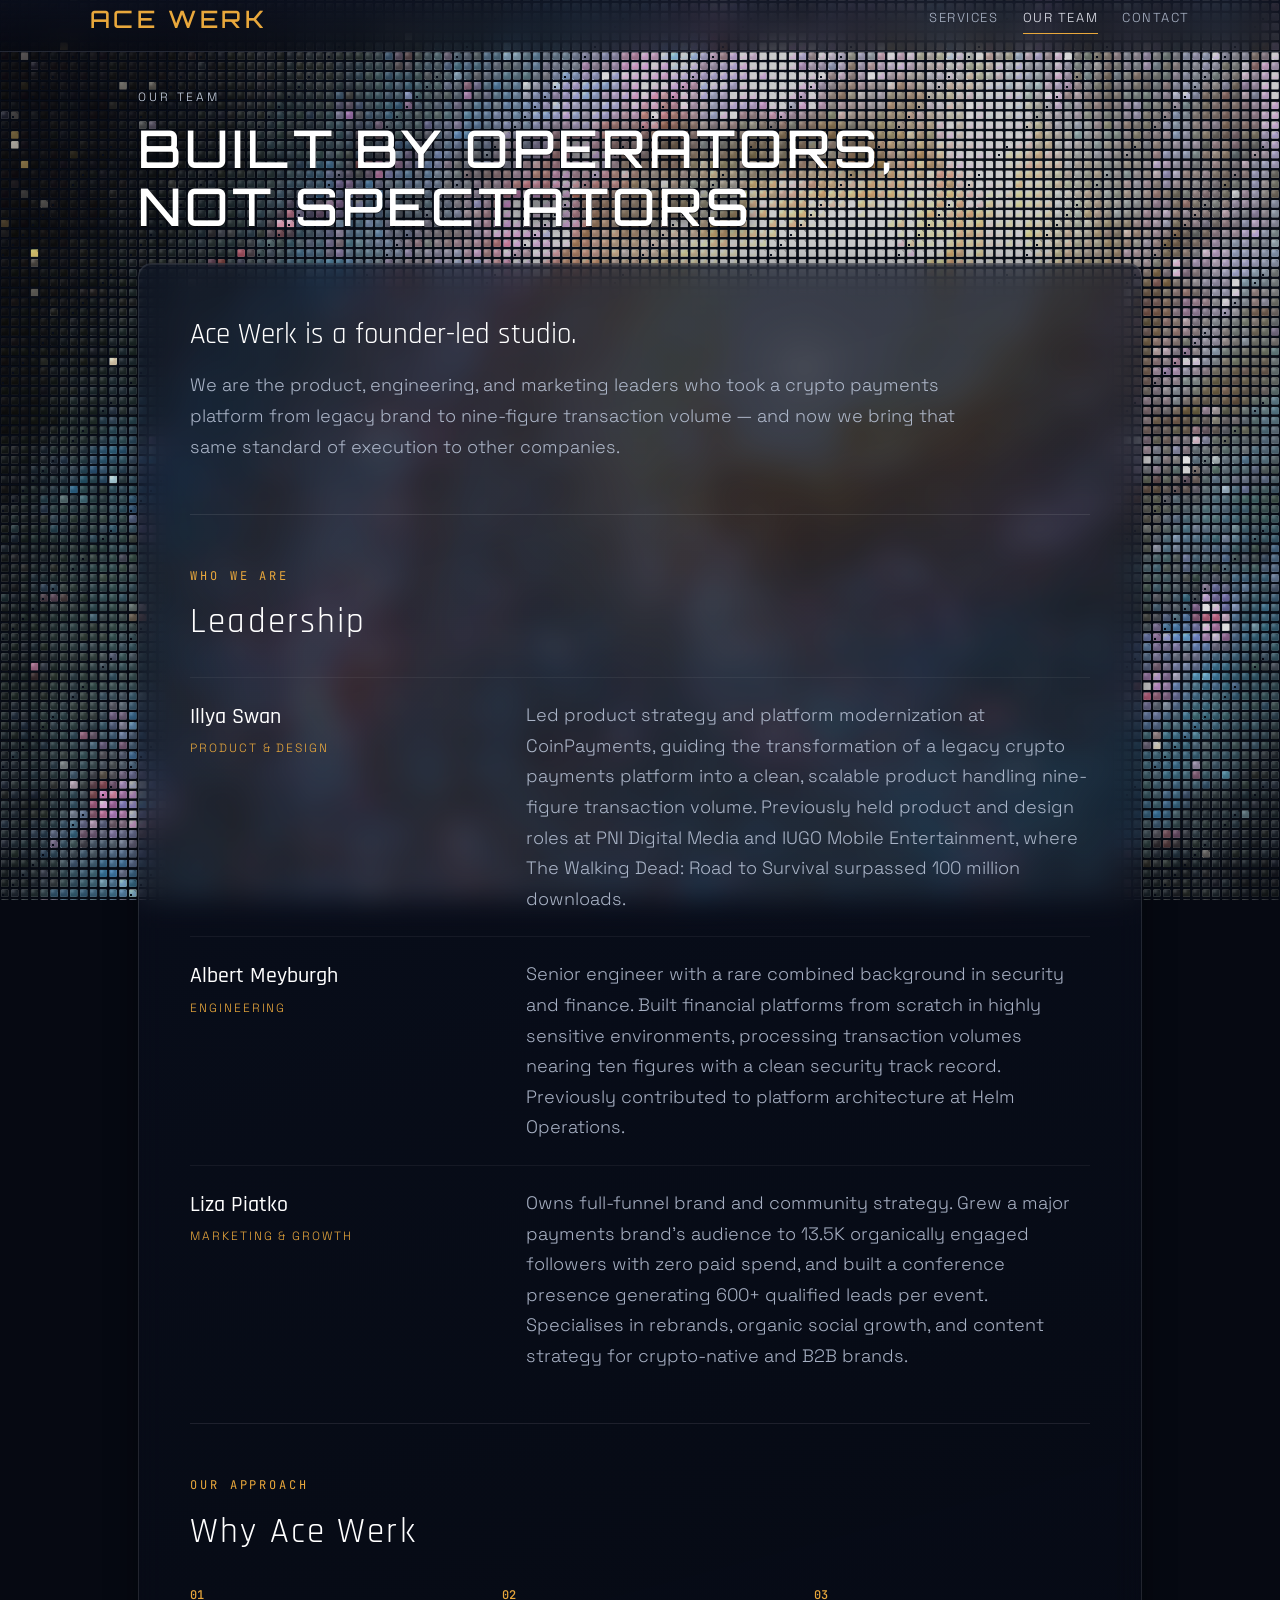
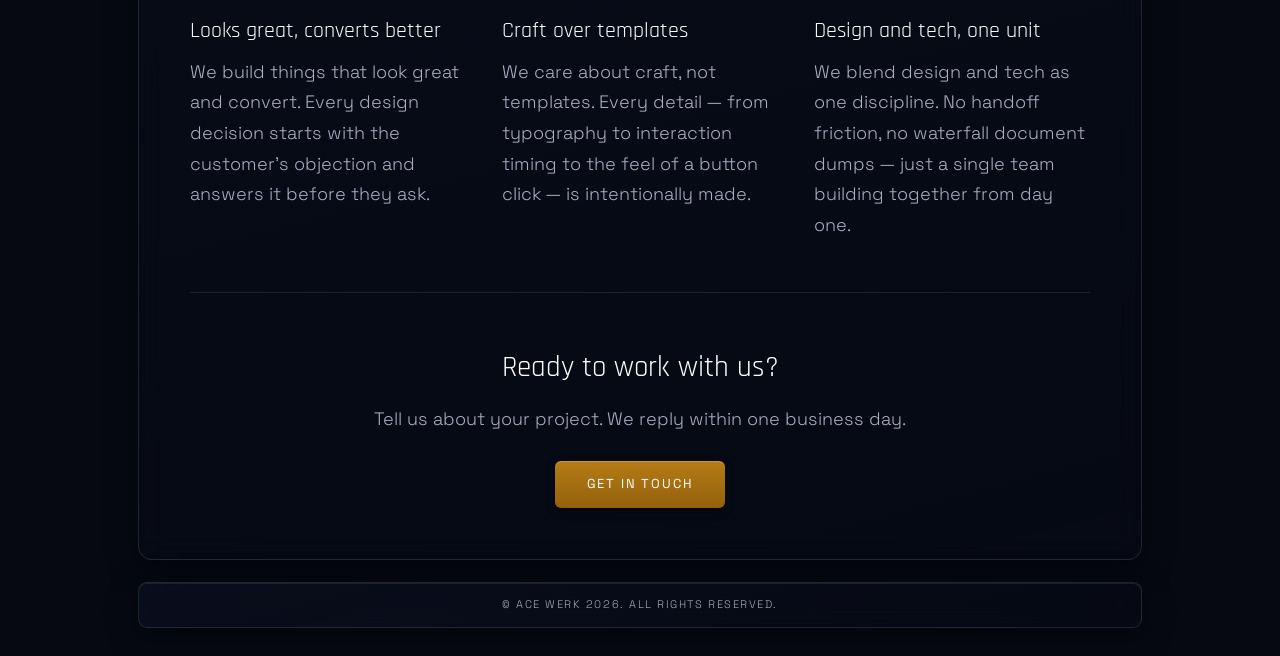
<file: our-team.html>
<!doctype html>
<html lang="en">
<head>
  <meta charset="utf-8">
  <meta name="viewport" content="width=device-width, initial-scale=1, viewport-fit=cover">
  <title>Our Team — Ace Werk</title>
  <meta name="description" content="Ace Werk is a founder-led studio — senior product, engineering, and marketing leaders who took a crypto payments platform from legacy brand to nine-figure transaction volume.">
  <link rel="preconnect" href="https://fonts.googleapis.com">
  <link rel="preconnect" href="https://fonts.gstatic.com" crossorigin>
  <link href="https://fonts.googleapis.com/css2?family=Orbitron:wght@500&family=Rajdhani:wght@400;500&family=Space+Grotesk:wght@300;400;500&family=JetBrains+Mono:wght@400;500&display=swap" rel="stylesheet">
  <style>
    /* ══════ DIGITAL CRAFT — same tokens as the rest of the site ══════ */
    :root {
      --canvas: #060912;
      --surface: #0c1122;
      --surface-plus: #11182b;
      --accent: #e9a83c;
      --accent-soft: #f2c878;
      --ink: #e5e7f0;
      --ink-muted: rgba(190,200,220,0.88);
      --border: rgba(255,255,255,0.08);
      --glass-border: rgba(255,255,255,0.11);
      --rule: rgba(255,255,255,0.09);
      --rule-soft: rgba(255,255,255,0.055);
      --radius-sm: 6px;
      --radius-md: 9px;
      --radius-lg: 14px;
      --transition-fast: 0.18s ease-out;
      --transition-med: 0.3s ease-out;
      --max-width: 1100px;

      /* ── Type scale — marketing weight, fluid across screens ── */
      --fs-label:         clamp(11px, 0.6vw + 8px, 12px);   /* eyebrows, tags, stat labels */
      --fs-body:          clamp(16px, 0.35vw + 14px, 18px); /* all running copy */
      --fs-item-title:    clamp(19px, 0.5vw + 16px, 22px);  /* service / column / experience names */
      --fs-lead:          clamp(22px, 1.2vw + 14px, 30px);  /* intro lead, CTA headline */
      --fs-section-title: clamp(26px, 1.6vw + 15px, 38px);
      --fs-stat:          clamp(34px, 3.5vw + 10px, 56px);
    }

    * { margin: 0; padding: 0; box-sizing: border-box; }
    html { font-size: 15px; scroll-behavior: smooth; }
    body {
      background: var(--canvas);
      color: var(--ink);
      font-family: 'Space Grotesk', system-ui, sans-serif;
      font-weight: 300;
      line-height: 1.6;
    }
    a:focus-visible, button:focus-visible {
      outline: 2px solid var(--accent);
      outline-offset: 3px;
    }

    /* ══════ THE VORTEX — full-page living mosaic backdrop ══════ */
    .mosaic-bg {
      position: fixed; inset: 0;
      z-index: 0;
      overflow: hidden;
      background: radial-gradient(140% 160% at 50% 46%, #0a111f 0%, #060a14 55%, #04060c 100%);
    }
    .mosaic-bg canvas {
      position: absolute; inset: 0;
      width: 100%; height: 100%; display: block;
    }
    .mosaic-bg::after {
      content: ""; position: absolute; inset: 0;
      pointer-events: none;
      background: radial-gradient(120% 120% at 50% 46%, rgba(4,6,12,0) 58%, rgba(4,6,12,0.4) 100%);
    }

    /* ── Top Navigation ── */
    .nav-bar {
      position: fixed; top: 0; left: 0; right: 0; z-index: 50;
      background: linear-gradient(to bottom, rgba(10,15,30,0.72), rgba(6,9,18,0.58));
      backdrop-filter: blur(14px) saturate(1.15);
      -webkit-backdrop-filter: blur(14px) saturate(1.15);
      border-bottom: 1px solid var(--glass-border);
      padding: 0 clamp(20px, 3vw, 40px);
      height: 52px;
    }
    .nav-inner {
      width: 100%; max-width: var(--max-width);
      margin: 0 auto;
      display: flex; align-items: center; justify-content: space-between;
    }
    .nav-logo {
      font-family: 'Orbitron', sans-serif;
      font-weight: 500; font-size: 24px;
      letter-spacing: 0.14em;
      color: var(--accent);
      text-transform: uppercase; text-decoration: none;
      display: flex; align-items: center; gap: 4px;
    }
    .nav-links { display: flex; align-items: center; gap: 24px; }
    .nav-links a {
      font-family: 'Space Grotesk', sans-serif;
      font-weight: 300; font-size: 13px;
      letter-spacing: 0.12em; text-transform: uppercase;
      color: var(--ink-muted); text-decoration: none;
      padding: 4px 0; border-bottom: 1px solid transparent;
      transition: color var(--transition-fast), border-color var(--transition-fast);
    }
    .nav-links a:hover, .nav-links a.active {
      color: var(--ink);
      border-bottom-color: var(--accent);
    }

    .page-wrapper {
      position: relative; z-index: 1;
      padding-top: 52px;
    }

    /* ══════ HERO — tight, high, art breathing behind ══════ */
    .hero-block {
      max-width: var(--max-width);
      margin: 0 auto;
      padding: clamp(24px, 4vh, 44px) clamp(20px, 4vw, 48px) clamp(18px, 3vh, 30px);
      pointer-events: none;
    }
    .hero-label {
      font-family: 'Space Grotesk', sans-serif;
      font-weight: 300; font-size: var(--fs-label);
      letter-spacing: 0.24em; text-transform: uppercase;
      color: rgba(215,224,240,0.95);
      margin-bottom: 12px;
      text-shadow: 0 1px 4px rgba(4,6,11,1), 0 2px 14px rgba(4,6,11,0.95);
    }
    .hero-title {
      font-family: 'Orbitron', sans-serif;
      font-weight: 500;
      font-size: clamp(28px, 4.6vw, 52px);
      line-height: 1.12; letter-spacing: 0.08em;
      color: #ffffff; text-transform: uppercase;
      text-shadow: 0 2px 18px rgba(4,6,11,0.95), 0 1px 0 rgba(0,0,0,0.6);
      max-width: 780px;
    }

    /* ══════ ONE GLASS SHELL — topics divided by rules, not boxes ══════
       Translucent enough that the mosaic and the gravity-lens glow
       shine through; dark enough that text always wins. */
    .content-wrap {
      max-width: var(--max-width);
      margin: 0 auto;
      padding: 0 clamp(20px, 4vw, 48px);
    }
    .content-shell {
      background: linear-gradient(165deg, rgba(12,18,35,0.58), rgba(7,10,20,0.50));
      backdrop-filter: blur(14px) saturate(1.15);
      -webkit-backdrop-filter: blur(14px) saturate(1.15);
      border: 1px solid var(--glass-border);
      border-radius: var(--radius-lg);
      box-shadow: 0 8px 32px rgba(0,0,0,0.45),
                  inset 0 1px 0 rgba(255,255,255,0.08);
      padding: clamp(26px, 4vw, 56px) clamp(22px, 4vw, 56px);
    }
    @supports not (backdrop-filter: blur(1px)) {
      .content-shell, .nav-bar, .footer-bar {
        background: linear-gradient(165deg, rgba(11,16,32,0.94), rgba(7,10,20,0.92));
      }
    }

    /* topics: separated by a full-width hairline + label, never boxes */
    .topic {
      padding: clamp(32px, 4.5vw, 52px) 0;
      border-top: 1px solid var(--rule);
    }
    .topic:first-child { border-top: 0; padding-top: 0; }
    .topic:last-child { padding-bottom: 0; }

    .section-label {
      font-family: 'JetBrains Mono', monospace;
      font-weight: 400; font-size: var(--fs-label);
      letter-spacing: 0.24em; text-transform: uppercase;
      color: var(--accent);
      margin-bottom: 8px;
    }
    .section-title {
      font-family: 'Rajdhani', sans-serif;
      font-weight: 400;
      font-size: var(--fs-section-title);
      letter-spacing: 0.06em; color: #ffffff;
      margin-bottom: 26px;
    }

    /* ── Intro ── */
    .lead {
      font-family: 'Rajdhani', sans-serif;
      font-weight: 400;
      font-size: var(--fs-lead);
      color: #ffffff;
      margin-bottom: 16px;
      line-height: 1.35;
    }
    .intro-copy {
      font-size: var(--fs-body);
      color: var(--ink-muted);
      max-width: 780px; line-height: 1.7;
    }
    .intro-copy + .intro-copy { margin-top: 14px; }

    /* ── Services: ledger rows, not cards ── */
    .svc-row {
      display: grid;
      grid-template-columns: minmax(210px, 300px) 1fr;
      gap: 8px 36px;
      padding: 22px 0;
      border-top: 1px solid var(--rule-soft);
    }
    .svc-row:first-of-type { border-top: 0; padding-top: 0; }
    .svc-row:last-of-type { padding-bottom: 0; }
    .svc-name {
      font-family: 'Rajdhani', sans-serif;
      font-weight: 500; font-size: var(--fs-item-title);
      color: #ffffff;
      display: flex; align-items: baseline; gap: 10px;
    }
    .svc-glyph {
      font-family: 'JetBrains Mono', monospace;
      font-size: 0.75em; color: var(--accent);
      text-shadow: 0 0 12px rgba(233,168,60,0.45);
      /* fixed-width slot: widest glyph (</>) is 3 mono chars ≈ 1.9em;
         every icon centers inside the same box so titles share one left edge */
      display: inline-block;
      width: 2em;
      text-align: center;
      flex: 0 0 auto;
    }
    .svc-desc {
      font-size: var(--fs-body); color: var(--ink-muted);
      line-height: 1.7; max-width: 680px;
    }

    /* ── Team: ledger rows ── */
    .team-row {
      display: grid;
      grid-template-columns: minmax(210px, 300px) 1fr;
      gap: 8px 36px;
      padding: 22px 0;
      border-top: 1px solid var(--rule-soft);
    }
    .team-row:first-of-type { border-top: 0; padding-top: 0; }
    .team-row:last-of-type { padding-bottom: 0; }
    .team-name {
      font-family: 'Rajdhani', sans-serif;
      font-weight: 500; font-size: var(--fs-item-title);
      color: #ffffff;
      display: flex; flex-direction: column; gap: 4px;
    }
    .team-role {
      font-family: 'Space Grotesk', sans-serif;
      font-weight: 300; font-size: var(--fs-label);
      letter-spacing: 0.16em; text-transform: uppercase;
      color: var(--accent);
    }
    .team-desc {
      font-size: var(--fs-body); color: var(--ink-muted);
      line-height: 1.7; max-width: 680px;
    }

    /* ── Why / Process / Domains: open text columns ── */
    .col-grid {
      display: grid;
      grid-template-columns: repeat(auto-fit, minmax(230px, 1fr));
      gap: 28px 36px;
    }
    .col-item { min-width: 0; }
    .col-tag {
      font-family: 'JetBrains Mono', monospace;
      font-weight: 500; font-size: var(--fs-label);
      color: var(--accent); margin-bottom: 8px;
    }
    .col-title {
      font-family: 'Rajdhani', sans-serif;
      font-weight: 400; font-size: var(--fs-item-title);
      color: #ffffff; margin-bottom: 8px;
    }
    .col-desc {
      font-size: var(--fs-body); color: var(--ink-muted);
      line-height: 1.7;
    }

    /* ── By the Numbers ── */
    .stat-row {
      display: flex; flex-wrap: wrap;
      gap: 28px 64px;
    }
    .stat-value {
      font-family: 'Orbitron', sans-serif;
      font-weight: 500;
      font-size: var(--fs-stat);
      color: var(--accent-soft);
      line-height: 1.1;
      text-shadow: 0 0 18px rgba(233,168,60,0.3);
    }
    .stat-label {
      font-family: 'Space Grotesk', sans-serif;
      font-weight: 300; font-size: var(--fs-label);
      letter-spacing: 0.16em; text-transform: uppercase;
      color: var(--ink-muted); margin-top: 8px;
    }

    /* ── Selected Experience: ledger rows ── */
    .exp-intro {
      font-size: var(--fs-body); color: var(--ink-muted);
      max-width: 720px; margin-bottom: 22px; line-height: 1.7;
    }
    .exp-row {
      display: grid;
      grid-template-columns: minmax(210px, 320px) 1fr;
      gap: 6px 36px;
      padding: 16px 0;
      border-top: 1px solid var(--rule-soft);
    }
    .exp-row:last-of-type { padding-bottom: 0; }
    .exp-name {
      font-family: 'Rajdhani', sans-serif;
      font-weight: 500; font-size: var(--fs-item-title);
      color: #ffffff;
    }
    .exp-desc {
      font-size: var(--fs-body); color: var(--ink-muted);
      line-height: 1.7;
    }

    /* ── CTA (inside the shell, centred) ── */
    .cta-block { text-align: center; }
    .cta-title {
      font-family: 'Rajdhani', sans-serif;
      font-weight: 400; font-size: var(--fs-lead);
      color: #ffffff; margin-bottom: 12px;
      max-width: 720px; margin-left: auto; margin-right: auto;
    }
    .cta-text {
      font-size: var(--fs-body); color: var(--ink-muted);
      margin-bottom: 26px; line-height: 1.7;
    }
    .btn-primary {
      display: inline-block;
      padding: 13px 32px;
      border-radius: var(--radius-sm);
      font-family: 'Space Grotesk', sans-serif;
      font-weight: 400; font-size: 13px;
      letter-spacing: 0.14em; text-transform: uppercase;
      color: #ffffff; text-decoration: none;
      background: linear-gradient(to bottom, #b57b15, #93610c);
      box-shadow: 0 3px 8px rgba(0,0,0,0.35),
                  inset 0 1px 0 rgba(255,255,255,0.22);
      transition: transform var(--transition-fast), box-shadow var(--transition-fast);
      cursor: pointer; border: none;
    }
    .btn-primary:hover {
      transform: translateY(-1px);
      box-shadow: 0 5px 14px rgba(0,0,0,0.4),
                  inset 0 1px 0 rgba(255,255,255,0.28);
    }
    .btn-primary:active {
      transform: scale(0.98);
      box-shadow: 0 2px 4px rgba(0,0,0,0.35),
                  inset 0 2px 4px rgba(0,0,0,0.3);
    }

    /* ── Footer: quiet glass strip ── */
    .site-footer {
      max-width: var(--max-width);
      margin: 0 auto;
      padding: clamp(14px, 2vw, 22px) clamp(20px, 4vw, 48px) clamp(18px, 3vw, 28px);
    }
    .footer-bar {
      background: linear-gradient(165deg, rgba(12,18,35,0.58), rgba(7,10,20,0.50));
      backdrop-filter: blur(14px) saturate(1.15);
      -webkit-backdrop-filter: blur(14px) saturate(1.15);
      border: 1px solid var(--glass-border);
      border-radius: var(--radius-md);
      box-shadow: 0 8px 32px rgba(0,0,0,0.45),
                  inset 0 1px 0 rgba(255,255,255,0.08);
      padding: 13px 20px;
      text-align: center;
    }
    .footer-text {
      font-family: 'Space Grotesk', sans-serif;
      font-weight: 300; font-size: 11px;
      letter-spacing: 0.14em; text-transform: uppercase;
      color: rgba(200,210,228,0.8);
    }

    /* ── Animations ── */
    @keyframes fade-up {
      from { opacity: 0; transform: translateY(8px); }
      to   { opacity: 1; transform: translateY(0); }
    }
    .reveal { animation: fade-up 0.3s ease-out both; }

    /* ── Responsive ── */
    @media (max-width: 640px) {
      .nav-bar { height: 44px; padding: 0 16px; }
      .nav-logo { font-size: 12px; }
      .nav-links { gap: 14px; }
      .nav-links a { font-size: 11px; }
      .page-wrapper { padding-top: 44px; }
      .svc-row, .exp-row, .team-row { grid-template-columns: 1fr; }
    }

    /* ── Reduced Motion ── */
    @media (prefers-reduced-motion: reduce) {
      *, *::before, *::after {
        animation-duration: 0.01ms !important;
        transition-duration: 0.01ms !important;
      }
    }
  </style>
</head>
<body>

  <!-- ══════ THE VORTEX — full-page living mosaic ══════ -->
  <div class="mosaic-bg" aria-hidden="true">
    <canvas id="mosaic-galaxy"></canvas>
  </div>

  <!-- ══════ NAVIGATION ══════ -->
  <header class="nav-bar" role="banner">
    <div class="nav-inner">
      <a href="index.html" class="nav-logo" aria-label="Ace Werk home">Ace Werk</a>
      <nav class="nav-links" role="navigation" aria-label="Main navigation">
        <a href="services.html">Services</a>
        <a href="our-team.html" class="active" aria-current="page">Our Team</a>
        <a href="contact.html">Contact</a>
      </nav>
    </div>
  </header>

  <div class="page-wrapper">

    <main>
      <!-- ══════ HERO ══════ -->
      <section class="hero-block" aria-labelledby="hero-title">
        <div class="hero-label">Our team</div>
        <h1 id="hero-title" class="hero-title">Built by operators,<br>not spectators</h1>
      </section>

      <!-- ══════ ONE CONTENT SHELL ══════ -->
      <div class="content-wrap">
        <div class="content-shell reveal">

          <!-- Intro -->
          <section class="topic" aria-label="Introduction">
            <p class="lead">Ace Werk is a founder-led studio.</p>
            <p class="intro-copy">
              We are the product, engineering, and marketing leaders who took a crypto payments
              platform from legacy brand to nine-figure transaction volume — and now we bring that
              same standard of execution to other companies.
            </p>
          </section>

          <!-- Leadership -->
          <section class="topic" aria-labelledby="leadership-title">
            <div class="section-label">Who we are</div>
            <h2 id="leadership-title" class="section-title">Leadership</h2>

            <div class="team-row">
              <h3 class="team-name">
                Illya Swan
                <span class="team-role">Product &amp; Design</span>
              </h3>
              <p class="team-desc">
                Led product strategy and platform modernization at CoinPayments, guiding the
                transformation of a legacy crypto payments platform into a clean, scalable product
                handling nine-figure transaction volume. Previously held product and design roles at
                PNI Digital Media and IUGO Mobile Entertainment, where The Walking Dead: Road to
                Survival surpassed 100 million downloads.
              </p>
            </div>

            <div class="team-row">
              <h3 class="team-name">
                Albert Meyburgh
                <span class="team-role">Engineering</span>
              </h3>
              <p class="team-desc">
                Senior engineer with a rare combined background in security and finance. Built
                financial platforms from scratch in highly sensitive environments, processing
                transaction volumes nearing ten figures with a clean security track record.
                Previously contributed to platform architecture at Helm Operations.
              </p>
            </div>

            <div class="team-row">
              <h3 class="team-name">
                Liza Piatko
                <span class="team-role">Marketing &amp; Growth</span>
              </h3>
              <p class="team-desc">
                Owns full-funnel brand and community strategy. Grew a major payments brand's audience
                to 13.5K organically engaged followers with zero paid spend, and built a conference
                presence generating 600+ qualified leads per event. Specialises in rebrands, organic
                social growth, and content strategy for crypto-native and B2B brands.
              </p>
            </div>
          </section>

          <!-- Why Ace Werk -->
          <section class="topic" aria-labelledby="why-title">
            <div class="section-label">Our approach</div>
            <h2 id="why-title" class="section-title">Why Ace Werk</h2>
            <div class="col-grid">
              <div class="col-item">
                <p class="col-tag">01</p>
                <h3 class="col-title">Looks great, converts better</h3>
                <p class="col-desc">
                  We build things that look great and convert. Every design decision starts with the
                  customer's objection and answers it before they ask.
                </p>
              </div>
              <div class="col-item">
                <p class="col-tag">02</p>
                <h3 class="col-title">Craft over templates</h3>
                <p class="col-desc">
                  We care about craft, not templates. Every detail — from typography to interaction
                  timing to the feel of a button click — is intentionally made.
                </p>
              </div>
              <div class="col-item">
                <p class="col-tag">03</p>
                <h3 class="col-title">Design and tech, one unit</h3>
                <p class="col-desc">
                  We blend design and tech as one discipline. No handoff friction, no waterfall
                  document dumps — just a single team building together from day one.
                </p>
              </div>
            </div>
          </section>

          <!-- CTA -->
          <section class="topic cta-block" aria-labelledby="cta-title">
            <h2 id="cta-title" class="cta-title">
              Ready to work with us?
            </h2>
            <p class="cta-text">
              Tell us about your project. We reply within one business day.
            </p>
            <a href="mailto:info@acewerk.com" class="btn-primary">Get in touch</a>
          </section>

        </div>
      </div>
    </main>

    <!-- ══════ FOOTER ══════ -->
    <footer class="site-footer" role="contentinfo">
      <div class="footer-bar">
        <p class="footer-text">&copy; Ace Werk 2026. All rights reserved.</p>
      </div>
    </footer>

  </div>

<script>
(function(){
"use strict";
/* ══════ LIVING MOSAIC — CALDWELL 45 AS THE PAGE ITSELF ══════
   One fixed canvas behind everything, sharing the landing page's
   tessera DNA. The artwork is baked from the Hubble WFC3/WFPC2
   composite of NGC 5248 (Caldwell 45), area-averaged to the 130-grid.
   Dark tiles are baked with the shader grade pre-inverted so deep
   space renders as black as the photograph; lit tiles keep the grade
   plus a measured +12% energy/chroma push,
   lift, which compensates the ~28% grout/alpha darkening of the
   tessera field (luminance-blended between the two curves).
   Tile pitch: max(vw,vh)/130 device px — identical to index; the
               crop recentres on the galactic nucleus at any aspect
               ratio (16:9 through 9:16), so the core never leaves view.
   Tile body:  same rbox crystal-facet shader (fill 0.87, sheen, bevel,
               sparkle, grade exp 1.28 / gamma 1.30 / sat 1.22).
   Motion:     in-shader spiral shimmer riding the measured arm pitch
               + breathing nuclear starburst ring (tiles never leave
               the grid), twinkling star tiles sampled from the
               photograph's point sources, periodic tile-glint shooting
               star, and a gravity-lens pointer: nearby tesserae lift,
               brighten and lean toward the cursor. One unified drive —
               after ~2.6s idle a phantom cursor orbits the nucleus;
               real input overrides it instantly. */

const G=130;
const HOLE=[84,33];          // galactic nucleus centre in global grid coords
const BG_B64="[base64]/[base64]/gXSet6HKt5/Ul4/[base64]/ZV9yb3Ofdl11eG2GgmBwhIGnq4Ksnn2Yj4axc26Eb2VvXlhgamx4bmhyaGNxVE1HcWNpkoOce3aTaWZ1cFtje3SCd3B9YmNvYm5zbmljbmxwbnN8cXWGYnSEbm16a22BYmlxWl9fWV1XWmhxWGNrWm14eG16mnifgm+GcWuAVlZVWFxeWlNNS1dZV1FYZlZaeGx/[base64]/ooKxr36st5W7mGt+i3+YlYauhXmMdV94bmJxe3SVgWuGf2x6eWx/k4auhHeIfnqNeWRaf2t1dm19fm1pc3F7dW9zdHJ+aXB3a3J/[base64]/uD/6sb4u5fSw6PWuK7MfX+PopC0fnqAb29vjoOJjIOWpo6ecmlRZGBXeGxlcXBqbGhjf3NvaXN/[base64]/yiJ3YiIWmn4Sdg2hwqJC6uZ3JsJiy48Dl/OH/[base64]/hXKPrHylwoqyzJHK2rLruZPBp7Prra7opZjHinWIiH2RlourppjDvpzT17nl7M/1+97/[base64]/JzQ2MzY6MDg8Mz9GRFpvOEZSQEFGQkhUQlBePlloP1FdQVhgUFdjWVlhXGV9boWsaXiZhnyfeH6hp67aj5K9q4irzJnU1KTnzprQvY62taLRq5zGnIqtlIitm5S7qJnNrJ3Jq5fAsKnPvJrP6bny9NL7+9v/4Ljm1rLjuKLEhHJyqJKne2xrmYucx7LGu6TBjYGKkX6AfHdzf3l1eHd/[base64]/eI62jpCynIKl0pjU9Nf/2azey6/juZfHtIesnniPjZXCt63eppvMk4ywy6/d4sDx8cz6/+f/[base64]/OUFLdVN6SE1TS01fQ1hoRWB5UmV7bW+DaHGRaXSSdWmGh36pk5TFgpnPfIitmISenYyvq5jNyo224JjBz36erX+Isnqe16a4oo6fpJrJi46omo6qu7Tnya/d1K3j7Mb3+NP/5bzvtJ3CqY+wyKbLiHiBgHJpemNTgXpsjIiLk42Ol46ZhXxpfHRmgm5dhnJgg352h4N2hH1ri4B/[base64]/KDFDJzA2IjQ8JT1KHjVJXEdiMDtHND9GOD9MOUhZTEhcSVFcQFpvRFdwVV5oTGOBU2Z9Y3eYaXWXfXeXoarinZC5jo6qfXyWgoSfj5O/lpW7n4OXvafVtYKXwZGvmG9wnm9+zo2hl4CWlISMi42kloqqrZrFpJe+oIuvsoWz37Xn3b/jjpCivJS48tr8pYaefXZxnIaNlIOCjYCFlI2RkouOh21XfnJjh3VfkIFwmI6Xm5aeloJ+gXt11LbVnI2fkI2RjIuUgoeIjJGef35zdXJrenl/l4addXh6gXuHbmdhdWVkZlpXaGFigHWHf3uRWF9aaGhlamNefHWAW2lrYWBfWlJHYVJQXE1HYlVQaVdeem17lYKXtJS/[base64]/[base64]/[base64]/[base64]/[base64]/[base64]/[base64]/[base64]/yJJj16yI2qeA1ryz17Sa1aKFwJNlp4dwv5ON1qWjso56xJB9sYN2n4ZkpI1xo4lymJWDn6Ogl5SMkYuBloV2ioR3iI2KdnhujHxygYJ+g3Rwel1Xal1TUEo/[base64]/+tb//eT/9s7/56PQyaXUvqXZsYKQiGVUh2lbjW9ajnFeknlmkn1omIJxm4RsnoZsnYpyn4tplpWEo5p/[base64]/[base64]/+dz/46r2+N7/7dD/sZK2oXF5fGhlk2tVj3BhmHxml39knYdyooZunolznI9+p5B7oJeUoZ2JpqOUqKSNs55+vZ5xsZNzyaiaxqB1y6uCzqyByKN8zKBv2LWY2LOg4MLC58rQ16iI4rme68/E68/G6ca44baf5cWy4LaJ0p9v3LWXzKaJw5V1sYVi2I5qxpR0zK6kxaWZtpeCtKGXpJR8pZl/[base64]/xJnQxJGsqnZwjmxRoYBolYJynYh2n4RrnopzoJeHr5eQsqGcuLXCq5N6rpl9ro9dtJNqu5l5wJaCyaWJzq6Py6R/[base64]/[base64]/[base64]/f11gkVlczHKQypjI28PevZi8u5u7yLrkuZeuimBDnGxap4N2rIVuoIdwo4t4ootzppaNqpmOr6Wbsqajr6eap6CHspttvqJ+uZl3zbq10K2Pzq+V17WN2bmq4cS+6djl7NTn7cnV+ub1+tvp+Nrm/er39tTY9L+x993l/[base64]//D//+3+/+35/+vw/+////b//9rf/t7t//X//+3/[base64]/+vz/+z2/+rw//j//////+35/9/x//X///////b/[base64]/AkpWutaGnyaCklmlSuIBvt3pnrH1lqoVxpY2Ap5F4r5SFrZyMsJ2DtJyBsp+AtZp0vp9xwqSKya2U0beh1rSU1LGb2rmZ3beU6sSv89/g99bV9tDU9tvg+uHq/+ju//////////r//////////+33//n//+v//+3/2pSp25uA4KJx0Ztx2KaYx6ORwK6y1bzQwJ+g1aWZy7/[base64]/ioykjpGoe4mjkYiajI6lkZavppGwvYyks3yOyZWwkGteo2tXp3Bbsn1klXVan4N1n5CPqpJ6rJR7sI5xtZiGvJ16tJ9/sZ+EuJ5zuKaAy66UyauT0auG27GQ27SV3q585ryb7Mq758jE79fh+ePt//////////////////////////////////j///////v///z/88DA87+g7ad11aCB2KiWvJyAvaar2MDbxqeZx62dxK+uvKGBsK2lqKGRnYZono+AnIlpkIBukXxehGxOe1pKhXNrjoKKZlVBZkQ/[base64]/z6O+vYaZkl5CpHNXo3ZcpHpcooNvo4htp5GIqpF6solqsJeGs5Futo5muZuAvqaQxaN+w6Z9ybSf0rKZ07OX17un4LSP4bWN7MKi5L+o9dre/PD6/////////////////////////////////////////+/0//P7//z//9vb/[base64]/jmRQlXZln4BlmoV9oI+Doo57sZaGrItmuIdyrI1zspFstphxvZhnvpx+uZZwx6SE0aeFz55p3LKQ4LeT2KeI57qY9czH7cW/+OHm//b+//3///////////////////////////////////b7//j///n/////98fK762F1qZ/[base64]/262F57+q78rB9dDa/+by/+v0///////////////////////////////8//77//f2////////////////[base64]/nY2XhW5rmHZ2gl9UdFpUi2hTk3dkl4F0m4yGno9/o5OPpY9+pIp2rYplso5ltZBrvpVqwZ1zwKaKyaaFy6+RzKiM0a+X1qh63at03KaA78a26b2w7tDW//r///////////////////////////////////34//z6//////j7////////[base64]/OLv//T///L7//3///////////////////////////////////z8/+vt/+rz/+/27LGo2qeC7760z59/[base64]/oYagin+Ntp/Bo6bZn4ikmXV1f1ZPrISNvJGXi3Nflndyl4R0oo99oo+Mpop+p4ZkpYhxrpGDqYlwvKGSx6iCv59vvaR2xJtpwJxtzKSD165/36x925xe3qmF28C+7MnW//3///////3///////////z7//38//////////////////j2//Hx/9/a/+HX+dDE25JY2Z113qV7wJh+46Sa1aqV2KeCyqyTy6B9vpZsvJ51podtmHZKlnJHlXtSiHZYims/[base64]/HkYSjqp/Nq6bXnoWalXdviWpYjGhQhm9ph2teinVjm4ZzmIyIoItsnYRhpIl1s5ODs5uNrpZ1xKiKvaSMu6qLw553wJRbyZ91zpRcyZRX16l60J1o4bCW4r+79+Hv/+/4//r///r///////z///v7//37//////z9//f3//Px/+Ha/+nw/8/E/[base64]/P0lLREtKS1NaXl9fUVVfXlNPXFJQb1dag3uUfHWBfHmOinVuooOZho2qkYifgKDQm6PAk3l/h2xfjW9ijXZwjmpkn29ikHdyn4iCnIF1oH9tp4hvq4duqpWRs5d+vKKJu6ONxqWVv59ywZhqvpNo1KyH06Fwzplj06WH4KyI6LSS6snK/OXu/+Tr/+Lr//////////L6//f6//jz//7+//Po/+LE/+nh/+r7/+j7/NDb88vCwohS4ad44K+byJh07rqk4bCc57/[base64]/[base64]/eDg/+rz/trr//7///b//////+fw/+Hj/9PE+L2m/9rh//////L//[base64]//f///f//+f2//////////T9/sm8+c3E+NPk/[base64]/[base64]/ezw/////////93n/+X8/////97m/Led//L//[base64]/h3R5dGtyc2hldmdpfVpVlG1diHd+jHZwgHFoeVxIg2ZZlHddkHlqoYh2o5WYoJSMqpOCqIZ2sZh8rpuNspZ4rZ6Jv6B3xZZutoJOvJV+2qCH3pde2aN+wJyB3qqf8MXG0qCn9Nbg/OTt/uns//3///z/9ru177G68Kye+7qs/8G7976j6auB4ZFa36twz5py3KNq36Nl4sGv2rGKx5xov5dbwZNkv45fsYdToG4/nGw8kn9GmGw6h2JRf2RGm4RnjnJmgXBdjX93g3BmeWFOWk8+b1hMUEY9eGBqhXJ/Zl1geGlwbHF3Y1pXWEw/[base64]/Ozz9cCn66eA5ZZd+buW/[base64]/En46wupW3j32HpIyrgVxcoXl7hmdniGJihWZ0kGxqhH2ChGxjgmdYY1ZGhGpfiXtqi4V3lIt/lYBxppGMp5eZqZN/taijtKWUqpJztZt/tn9Vv4xspHVKuId+2Y5kqHxay52Ew4lX2J9w4sba8cfL98/g++7/[base64]/iGNNhndnhoBxmI1+qYZ9n5Gb1bPNrI+QsaCTtKCIpKSUtpx6q3tPwI9twId51qO+7MDk0JST15yMtXg8z45i4qeL5by17MTR9eH37cbP6MW/[base64]/imtLg15BZVQ/ak82VUQ3aFBBalJPZEgyXkNBdVtleF1nblZvr5S/w6LSa1toTUtAUkVAaF1iYVtiqo6eY2V7SVBKQ0Y/QEtNPkVKPkRGPE1cQEpTBggHCAkLBwkIBwkLCAwRCQ8QDRITEBQVEBgeFCUyGzZLHD9VFzRKITA5JDVGRmODLkNaKjxOI0NaKUNYLz9UNEtVNEZaLkJPMUFPNkNGNUtQQk9RTU9XVlVcWFVal4CSZXOHbWl1dWtzfXJ5lISkoJ7PlqTIlZ/[base64]/[base64]/Hk6vahZ/Ih6DNjo2tqJzEjneOdExLimZqdlxVbVxUd294gHt3hXx+fnBzZV9Vc2NagnZth4OCkoN9jI6Lk4yDhmdmkHxkh39niohynHdZsJZ8rY10sYZovpN/[base64]/emtbg3tjlop3l4l4lHlokWlco4BsrZd/vZqKvoxesXlSkGZQu3ZjjW9ThG1UnnpBl3VWqm9ElWg2lGU7l2xTyplcy59uzZlgwZJix5ptwIhWxIFLtYBdon5cwY96wqGPmnRZkWdHh2I/iFc2hFs6h1IzdFUwhFgzkWE7flE9gVk5fFk7eltLbFtIZkdDWEdDdVVUeWFXbFRKdmZthnl+bHWBenZ1dHCAVE5YdlZkhneQYWNpcmZ1TktLRlRTwsLEYFdUSU1VPVFKR1JaOk1UPE1UPkZZOEBALjk4BggKCAkMCAoNCAwPCA0SDhYaDhceFSErFTJCFikxGC0/[base64]/[base64]/moBxjW1Fj2A0fFs7il9Gq25GiFYyf1QrjF8rqHIpkGMrkmM0nGs5qXI2tHEzlm44lWcoqnE0m209klotj2Ixh18xeE4zkGs/[base64]/KURUI0ZaLkRMMUdNMUhTQ0dPOFJhPE9hPU5VRUZGSkM6TEU/[base64]/glg2d0ohYktEflw9clQ0aE03ZFFAiFNMfmBUe1dJbEw1Z0k5iWVvl3R2mIWWnYCQwp/[base64]/[base64]/dHqQb210Y1FHUUY/[base64]/W1hZZmp4aWJpYmt4foWjfX2Ij4KQn5++j3RrkXl2kIysloerm4iye3yJfWpxcFVQe2NbcFlUdm51c3d5b3iHaHB2aWtxcGRqVUY6XlZOdHaGaHB9cXNvbWtkaWJVbWxnbWJdb21rgW5gfWthemphiHaNlYSEgoqVj3hweFxNdltNZk0/fF1VlnJhhVtWe2txe2RpZ1JJaVJFcFU/eVtobk48Xko3aEs3a1Y9UkgyeEQ0Y09CZmhkdlNIlmNxeFhbiY+9hZHFr6nSclVdbF5jZllUYl1deGRefGZmZkxMWU1Pa1dVSkZOX0RGekNNRzMtRjouQ0A/[base64]/iWhqgWRng2RqppClpJCljoeag4SWgGdrW1BFb1xhal5Ub2h3bW10dHSCaHSEdmttaVRRXUpOYlVEbmdwX2pwbmNjbGNcYGFOZltScGFOfW5cc2xha2tvcG5mcVxUjnp9hIOLe2VTfFhNZ0xIf2N5xZq0kXJ2m3eEe2hieVtYYlQ/eFI1dl1AfldAXEhAPj4vVEs6X1I/cWRjbmBucGptgnqJf3uWiWV3hFRXl56/[base64]/[base64]/[base64]/hWdwiY+ygZK0fpe2hJa0jHiEdWZcf3p5eXV/fHJ2dGNakVRelHCKflhdjlxkbl1kZllSeXJ9cnV7inqMdF9ic1dWdmJ1YU9dXUhSVVJ4jI2tgXqzXFuHV1FQT1luVVRaVFhZSVJdRFJcQE9QSFNUQFVoPEhENjg1LS0qMzc5OENKMz1CSUlRPTpBMTUxKzQzL0JSOj9KOkFJMkZVXkZnxqTUqI/[base64]/[base64]/VWl/ZGpsW19lWmNqWmtzWHGBXWNdYF5bYF1cYVlXYFNEZmJiXVlSalZVX1xrdmp4aGBvdn2Ua3SEaGFZZWBgbWFmZVNVbF9fdHF8bVNOcmFyfV5jcmVphnyDcG52dWRsamFnb3qOdGqDeWR6jqbeo6/[base64]/[base64]/WnCWZmVxVHWbYXeSS15oPlxqRFplOVtlPVRfP0xNQFdrQVBWOERIPU1TNUpeMk1SN1diOk9cM0RNNzY4Q11/[base64]/[base64]/[base64]/[base64]/GiozGiYtCg8OCAwMCg4ODA8PDhIQERoZFh4dFBwgGCEgGiooICwsJTM0JDU5JTY8Kjo/[base64]/ODw8RE1SOT9CQENMOkpXRUpNOExdOE5QOzc7LjY8NT9LNUNKR0BWTVRwPUFNn0pkbURWWEJbQUVkNEtjJUFVJ0BOJj9IHTVCGDBAHTI3Gy00GSsvGCUsBwoLCg4SCxATCxESEBcXERgYFBwgGSEfFx4cGiMkISwxNjY+PEZQKkRXLkBRNEhWN0RMNUJFPkBCPT4/QTw7S0I/ZWN9VGN2WWp2bniTa2h8b2l8f2KQyZjW2s7/1tT/ysr/383yjUZEdEA2p11KkltbkmpncWNddGhwbmZsZmVtZWBkaWBlaWRuWFdYXmBqWWt5W21/[base64]/SDg+Nzs8Nz4/[base64]/bWJ0eFBhvoa1naDjgrTyea/[base64]/Qn2rR2R9R1dqQ15/SltzRF56Ump/SVVmQUxkMkFPOzxBLzk4TT5UcD0/pFlvoWGPj3GXlWeHQD5DN0lNOEdPOUBFMzo+L0NFQElQPWF6MUpRNklONUJPQE5XPk9mR1h7S1Z3LENZLD1IJkpfIkBHHT1LHThEHTY7GioyGSMmFyQsFSEmEh0lCg4NCg8RCxEZDBAUDxYUFB0iFSAjFiIiGiIoGSQpHzQ/MjtRT09jNVuBMUZeNUFUN0JLN0FDPEtdPj9BQT07RUhQZldsZ05RWltpX1pdV1VbYVBabENGjENCg4CpeabcmrL62dv/rY7Id1Vdi2V3mmRveVxeZlhWcG96aml1bG59XmdrZ2ZsY1xkV05EXWBnampyYWVwY2Z5XGdvUGZ5TUxCVlBUU0pCVFBQV1JcS0VGREVNRkE8X1Zgdl9tVm6YV1lobU9fQUFLSEhNTl5tP0M/[base64]/r6LinH2aeV9vc1NUWVBTZl9iZGVta3WFa3B6YG56WllcYmFwXlJNWEs6W2BgZF5mWmdzVWRrTmp/[base64]/[base64]/KVZwLFVuNExdMERWJUBQKkFIJUBNIjpLIT1OHj1SIzlCQjtQHSkqGigyFyImGCIoERkbERQVDREVDBETCg8SCw8SCg8TDRUaERUWERocFR8fITE/HCcoISMoNTApMzI3U0hfU1V5V1FvSVh5PGOGRlFwSENONj9CQE9XRFJcSVBOTVFaRz9AST02XF1uamN2aWyChWF8lXumc4azgIrCXYWsiZzBfoWsbF9rXklLUEE7YFRTb2pxaWFpZW9/[base64]/O0FEO0VPNztBOjs4RU5cQE5WSFNoP1RhQ1BYUVZnRGF/PVttRGWJVHCSPGCASV96S2eHOWd/[base64]/U1tpUl5wVU1NXml7ZoiwZYavfIOiYGp/[base64]/LTojKXoPFkJfPZmaSR0RSQD06Ojs9OUBEOT4/[base64]/[base64]/[base64]/[base64]/[base64]/YHCEaWt8aXONZH6hbXmZZ1tfYFhea2BecGBjeVVey7HagpbPcnOGVVBIWkw8XE1SUk9LZFxiYXCDXmx/[base64]/[base64]/ITxGKEFNIDdKJDtXNDpTGyw1FB4eFBIUJxkaFxUXEhUXDxQTDxQXCw4QCg4QCQsNCQ0QBwkLCQ0QCAsPCQwPDBIQDBEWEhgcEx8sFiUwHykxIikvJDVDLDY9KjhHNklePFBqO0hdTFd/[base64]/MEpROUlPNElaQkxYOkdIP0FGRUZHUz89R0ZNSj83P0VKTEtTVUxVTktMXUtMXEhUW0lOUVJbZlVibnCFZG2IYV9oaWJqUlVOYWR0dWZzc2h5Zk9Sj26Jj2duc3eRbW6AZ2p4b2p6WU5NU0dBU1BQZVtjUmZ1Wmx/VnGKU26FWG2KXWRwX2JuYG+RTmZ9XnB/[base64]/[base64]/[base64]/TXimVHKeTmGAT1xvTFlwTFttRFZoPUhOQ1NnPldjOkZEQExNOE9bOVFdN1dqOVRnQFFfNElVMEJIOVJfNEZNLFpxLkxTLExeO193MFdzNkRNOEJPLkRMRz9OODlELjxEJDpKKzxIJDVEHzA4ITM/[base64]/KzpEKjNCKDI1JkRULD9GKj5IMD9ANTxIREtfS0VHO0hWNj45Tjs/[base64]/JzlDWVJWKTA7NTc8TkVrMzI6TzJGMikuKDRQKCs4GCMsEBkgEBcaEBgdEyEtCw4QFBkmDRQZDBATCQsNCAoKCwsNCAoNCQwNCAsPCQwPBwsPCg0PCw8QCAoMCAwQDRIXCQ0OCw8VDBMWFB8mIC8/[base64]/rgankbKbdSnGKZWVyUldnUlhgPUBHPUtRQFRjPFdtPExQO0lWLS0oNUJGOUlULkhTM0hLLENOLEVNMERRL0hbKklTKURNI0RWJT9OKEJRJDxHJzY+IzZBLzI/ITQ8HzE/[base64]/[base64]/JTQ9IzU7JjY/[base64]/JTQ7KTItIy0rIy00KDAwICosHSw0JC80HikrHCcnFyIrGCIpGCcwFB0cFB8iExgbEhgbDxUZDhIRCw4PCQwNDA4NDhESICgtCg0QDA4QDxUdExkgCQ0SCQwQCg0SDhIaFBsoWzBOKB8uEBYhDBATCxAWHiImCw8VDBQcCAkMCAkKCQwPDxYcGjE/EyQwFyk3IDtXISQmJC0wIjQ/HSwzHTpOIjpIIztKNThGKzhFKzpEMUJIM0pTLEhTOD8/Mjk5Vjs/[base64]/[base64]/sx4fAv3/R1qnwtXrCmm6ge1Bgbl+EZV6AfVFmdFp5TFhwVEtVNEJNN0ZKNkFBM0JKMDw8TEdXOzg1MDg7Mjk5Mjo+PUZWLkNRXHKNPGqYOFhoOktgVExkgU1rhmKCLD5KNkFONT1PMDo/RUJVPkZZQURciE96znquZzQ2NzQ2ICwtICsxHy0wGSgxGi42IiotGSMpFyMnFyAhFygzGB8kFB4hGTI/[base64]/+X/+db/z4rX8s///ej/0I/jmGeMg26WeVZudWeMdk5lWlNoSEZSQ0BCPkVLNENHNkFJMj9HLT9DWT1DQDY4NjMzIykoLjU5M0ZTPFJiO1ZwPGONNUthLUdQP0FTTk1xRUZVO0NVOTZGOzQ3eVJvqYC8i1iGhUx2dDhJVy86NCsxJSYtHzVIJzY/[base64]/UUJWST5NNUdaJ0pjL0dfNUdXU0pROEpZP0JQNzpDPT9GSlBeQ1JiR09lVVVyV0hZQjAvgFVzU1BiU2J9T1pzUlZoZ0NFj1dqk19/r5nQupvc0J/d4KLtzZnsxL3/+/P///D/2KXwhnSqbWOLcEtdg2iPmWqUWURMOTpGNkNSPEVNNkRUMURJLUNQLEJOMzs+LzlBLDM3LC0uKDAyK0JWNUdYLUlaMUpcMkpfMkRWVU9mYVJ4N0peMz1LM0BQQj5XhUBcfTVGg0x1c0VTWDRERzEyLC8xUIKYHz5OHjBBHC8/GzM+MDU7KigsGCUpGSElFRocExseEBYbPGt/[base64]/c0JFo2CFt5bMs4e+oJHCmYzHqarpop7dxMf/1bf+porWeWaRc2mIhVhoiFZ/[base64]/Njw7R0NGRE9aUV51WkhXX0VJlYq0j5XYs4KwgY7Ic5jVeI/HbV19ubfuvcDzf360g2aOglp3f0pekYi3qGyMZ1ZrRFFlPU1cNUdTMVBgM0tgLUBKKTlBLTw/LTo6JkFQJjxCJThGJD1OJzxJKzlCKDY/[base64]/eWeMRmOFPVFhOVNrM0peM0JMMk9pQEdeMk5hJENSJzhHJThEITtHJTlAJzM2IjY/ITdCIzpBJDQ3IzZFNFt0KDU+JTZAITM5ITA0HzQ8IzM/[base64]/eWiGfTk1VCwmRTQzPTo/[base64]/[base64]/[base64]/[base64]/[base64]/Li4uTzxKdGCOT1hwUFNoRUVMS0NNR0FXV01ePk1jdEpiOUZHPVJeNlNeQltuNFhyQ0hXP0teQEpgRT9HTD1DTVZoP1dvPUtWQ0NISExigk9pd0xlYkhaUU5gY0tiTURONz1GNj9GLjo/Kzk/[base64]/GzE5HzQ/[base64]/TkJHSU1YPE9bQ05cQE5bN0pVP1JiQUZVSkhURkdXQkhVUEZZO0FQPUtVOktXLFFjN0xbM1BlNUxhNlFhMUNRLDo9Lzk7LkFKKzw/[base64]/[base64]/[base64]/[base64]/[base64]/[base64]/[base64]/JT5CJjtHMERNLTxDKTw/[base64]/[base64]/[base64]/[base64]/GzI7IDQ/GzU/HzlBGzdGGzhBGzU6HTZBHzY6GzY/[base64]";
const SPARK_B64="[base64]/[base64]/[base64]/[base64]";

const reduceMotion=window.matchMedia('(prefers-reduced-motion: reduce)').matches;
function b64ToBytes(b64){const bin=atob(b64),n=bin.length,out=new Uint8Array(n);for(let i=0;i<n;i++)out[i]=bin.charCodeAt(i);return out;}
const bgRGB=b64ToBytes(BG_B64);
const sparkU8=b64ToBytes(SPARK_B64);

const VS=`#version 300 es
precision highp float;
layout(location=0) in vec2 a_quad;
layout(location=1) in vec2 a_grid;
layout(location=2) in vec3 a_color;
layout(location=3) in float a_spark;
uniform vec2 u_res; uniform vec2 u_origin; uniform float u_tilePx; uniform float u_fill;
uniform float u_time;
uniform vec2 u_center; uniform float u_swirl;
uniform vec3 u_drive;
uniform float u_shootOn; uniform vec2 u_shootHead; uniform vec2 u_shootDir;
out vec2 v_local; out vec3 v_color; out float v_glow; out float v_lift;
out float v_star; out float v_gold; out float v_fire;
void main(){
  v_local=a_quad; v_color=a_color;
  float h=fract(sin(dot(a_grid,vec2(12.9898,78.233)))*43758.5453);
  float h2=fract(h*151.51+0.37);

  /* spark encoding: 0 = none · up to 0.44 = shimmer · 0.51+ = fader */
  float s=a_spark;
  float shim=step(0.002,s)*(1.0-step(0.47,s))*s;
  float tw=shim*1.30*(0.5+0.5*sin(u_time*(0.9+1.6*h)+h*6.2831));

  /* faders: bloom in and out of the background, each on its own slow,
     random period (12–39s) and phase — never in unison */
  float fad=step(0.5,s)*clamp((s-0.5)*2.0,0.0,1.0);
  float vis=pow(0.5+0.5*sin(u_time*(0.16+0.35*h)+h2*6.2831),2.6);
  v_star=vis*fad;
  v_gold=step(0.72,h2);   /* ~28% of faders bloom golden, the rest white */

  /* rotating swirl: a signed light/dark wave sweeps along the arms.
     Pitch and chirality are fitted to NGC 5248's own arms (2-arm
     log-spiral, k = -3.0 measured against the photograph's luminance);
     grid y runs down-screen, so +theta over time reads as CLOCKWISE.
     Gated by tile luminance: deep space and stars are left alone,
     so every tessera still shines in its own baked hue. */
  vec2 rc=a_grid-u_center;
  float rr=length(rc)+1e-4;
  float th=atan(rc.y,rc.x);
  float lum=dot(a_color,vec3(0.299,0.587,0.114));
  float armGate=smoothstep(0.045,0.10,lum)*(1.0-smoothstep(0.50,0.80,lum));
  float wave=cos(2.0*th+3.0*log(rr/7.5)-u_time*0.24);
  float band=exp(-max(rr-7.5,0.0)/38.0);
  float swirl=(pow(max(wave,0.0),3.0)-0.30)*band*armGate*0.62;
  float ring=exp(-pow(rr-7.5,2.0)/8.0)*(0.30+0.26*sin(u_time*0.7));

  /* starburst: hot young clusters flicker around the nuclear ring —
     each tile pulses on two incommensurate rhythms so the burst never
     synchronises, hottest at the ring, fading into the bulge by ~r18 */
  float storm=exp(-max(rr-7.5,0.0)/7.5)*smoothstep(2.0,4.5,rr);
  float fl=(0.5+0.5*sin(u_time*(2.3+4.2*h)+h2*6.2831))
          *(0.6+0.4*sin(u_time*(3.9+2.6*h2)+h*12.566));
  float ember=storm*pow(fl,3.0);
  v_fire=ember*0.5;

  v_lift=u_swirl*(swirl+max(ring,0.0)+ember*1.05);

  /* gravity lens: lift, brighten and lean toward the drive point */
  vec2 dm=a_grid-u_drive.xy;
  float g=exp(-dot(dm,dm)/26.0)*u_drive.z;
  v_lift+=g*0.55;

  /* shooting glint */
  vec2 rel=u_shootHead-a_grid;
  float along=dot(rel,u_shootDir);
  vec2 perp=rel-along*u_shootDir;
  float trail=(along>-0.6&&along<15.0)?exp(-max(along,0.0)*0.32):0.0;
  float sh=u_shootOn*trail*max(0.0,1.0-length(perp)/1.15);
  v_glow=clamp(tw+sh*1.45+g*0.12,0.0,1.6);

  float size=u_tilePx*u_fill*(1.0+0.12*g);
  vec2 c=u_origin+(a_grid+vec2(0.5))*u_tilePx;
  c-=dm/(length(dm)+0.6)*g*0.20*u_tilePx;   /* lean toward the lens */
  vec2 px=c+a_quad*size;
  gl_Position=vec4(px.x/u_res.x*2.0-1.0, 1.0-px.y/u_res.y*2.0, 0.0, 1.0);
}`;

const FS=`#version 300 es
precision highp float;
in vec2 v_local; in vec3 v_color; in float v_glow; in float v_lift;
in float v_star; in float v_gold; in float v_fire; out vec4 frag;
uniform float u_exp; uniform float u_gamma; uniform float u_sat;
float rbox(vec2 p, vec2 b, float r){vec2 q=abs(p)-b+r;return length(max(q,0.0))+min(max(q.x,q.y),0.0)-r;}
void main(){
  vec2 p=v_local;
  float d=rbox(p,vec2(0.5),0.16);
  float aa=fwidth(d)*1.25;
  float mask=smoothstep(aa,-aa,d);
  if(mask<=0.002) discard;
  float edge=-d;

  // true colour, gently lifted — identical grade to the landing mosaic
  vec3 col=pow(clamp(v_color*u_exp,0.0,1.0), vec3(1.0/u_gamma));
  float l=dot(col,vec3(0.299,0.587,0.114));
  col=mix(vec3(l),col,u_sat);

  col*=(1.0+v_lift);                                        // shimmer in the tile's own hue
  col+=vec3(1.0,0.85,0.62)*v_fire;                          // starburst warmth at the nucleus

  // fader stars: pure background when out, white/golden light when in
  vec3 starCol=mix(vec3(1.0,0.97,0.90), vec3(1.0,0.83,0.46), v_gold);
  col=mix(col, starCol, clamp(v_star,0.0,1.0));
  col+=starCol*v_star*0.16;                                 // soft peak halo

  // crystal facets: additive only, colour never muddies — and gated by
  // tile luminance so deep space stays as black as the photograph while
  // lit tesserae keep the full bevel/sheen/sparkle treatment. Star tiles
  // (v_star / v_glow) bypass the gate below so they still shine from dark.
  float facet=smoothstep(0.015,0.12,l);
  col+=smoothstep(0.5,-0.5,p.y)*0.05*facet;                 // top sheen
  float rim=smoothstep(0.0,0.07,edge)*(1.0-smoothstep(0.07,0.16,edge));
  col+=rim*0.22*facet;                                      // bright bevelled edge
  vec2 sp=p-vec2(-0.20,-0.24);
  col+=exp(-dot(sp,sp)*16.0)*0.16*facet;                    // crisp specular sparkle

  col+=v_glow*vec3(1.0,0.95,0.80);                          // twinkle + shooting glint

  col=clamp(col,0.0,1.3);
  float alpha=min(1.0,0.92+v_glow*0.08)*mask;
  frag=vec4(col,alpha);
}`;

function makeBand(cfg){
  const canvas=document.getElementById(cfg.id);
  if(!canvas) return;
  const holder=canvas.parentElement;
  const gl=canvas.getContext('webgl2',{alpha:true,premultipliedAlpha:false,antialias:true});
  if(!gl){ canvas.style.display='none'; return; }   // container gradient remains as graceful fallback

  function compile(t,s){const sh=gl.createShader(t);gl.shaderSource(sh,s);gl.compileShader(sh);
    if(!gl.getShaderParameter(sh,gl.COMPILE_STATUS)){console.error(gl.getShaderInfoLog(sh));return null;}return sh;}
  const prog=gl.createProgram();
  const vs=compile(gl.VERTEX_SHADER,VS), fs=compile(gl.FRAGMENT_SHADER,FS);
  if(!vs||!fs){canvas.style.display='none';return;}
  gl.attachShader(prog,vs);gl.attachShader(prog,fs);gl.linkProgram(prog);
  if(!gl.getProgramParameter(prog,gl.LINK_STATUS)){console.error(gl.getProgramInfoLog(prog));canvas.style.display='none';return;}
  gl.useProgram(prog);

  const U={};
  ['u_res','u_origin','u_tilePx','u_fill','u_time','u_center','u_swirl','u_drive',
   'u_shootOn','u_shootHead','u_shootDir','u_exp','u_gamma','u_sat']
    .forEach(n=>U[n]=gl.getUniformLocation(prog,n));
  gl.uniform1f(U.u_fill,0.87);
  gl.uniform1f(U.u_exp,1.28); gl.uniform1f(U.u_gamma,1.30); gl.uniform1f(U.u_sat,1.22);
  gl.uniform1f(U.u_swirl,cfg.swirl!=null?cfg.swirl:1.0);
  gl.uniform3f(U.u_drive,-999,-999,0);
  gl.uniform1f(U.u_shootOn,0); gl.uniform2f(U.u_shootHead,-99,-99); gl.uniform2f(U.u_shootDir,1,0);

  gl.enable(gl.BLEND);
  gl.blendFuncSeparate(gl.SRC_ALPHA,gl.ONE_MINUS_SRC_ALPHA,gl.ONE,gl.ONE_MINUS_SRC_ALPHA);
  gl.clearColor(0,0,0,0);

  const quad=new Float32Array([-0.5,-0.5,0.5,-0.5,0.5,0.5,-0.5,-0.5,0.5,0.5,-0.5,0.5]);
  const qb=gl.createBuffer(); gl.bindBuffer(gl.ARRAY_BUFFER,qb); gl.bufferData(gl.ARRAY_BUFFER,quad,gl.STATIC_DRAW);

  // instance set for the background window
  function makeSet(gridArr,colArr,sparkArr,count){
    const vao=gl.createVertexArray(); gl.bindVertexArray(vao);
    gl.bindBuffer(gl.ARRAY_BUFFER,qb);
    gl.enableVertexAttribArray(0); gl.vertexAttribPointer(0,2,gl.FLOAT,false,0,0);
    function attr(loc,arr,size){const b=gl.createBuffer();gl.bindBuffer(gl.ARRAY_BUFFER,b);
      gl.bufferData(gl.ARRAY_BUFFER,arr,gl.STATIC_DRAW);
      gl.enableVertexAttribArray(loc);gl.vertexAttribPointer(loc,size,gl.FLOAT,false,0,0);gl.vertexAttribDivisor(loc,1);}
    attr(1,gridArr,2); attr(2,colArr,3); attr(3,sparkArr,1);
    gl.bindVertexArray(null);
    return {vao,count};
  }

  let DPR=1,tilePx=1,bw=0,bh=0,cols=0,rows=0,col0=0,row0=0,bgSet=null,ox=0,oy=0;
  let lockedW=-1,lockedDPR=-1;
  function layout(){
    DPR=Math.min(window.devicePixelRatio||1,2);
    if(window.innerWidth!==lockedW||DPR!==lockedDPR){
      /* Tessera pitch is derived from the viewport (same as the landing page),
         but only re-derived on a *width* or DPR change. Mobile browsers fire
         height-only resizes when the URL bar hides/shows during scrolling —
         locking the pitch keeps the artwork's scale rock-steady. */
      lockedW=window.innerWidth; lockedDPR=DPR;
      const vw=Math.round(window.innerWidth*DPR), vh=Math.round(window.innerHeight*DPR);
      tilePx=Math.max(vw/G,vh/G);
    }
    const rect=holder.getBoundingClientRect();
    bw=Math.max(1,Math.round(rect.width*DPR)); bh=Math.max(1,Math.round(rect.height*DPR));
    canvas.width=bw; canvas.height=bh;
    gl.viewport(0,0,bw,bh);
    cols=Math.min(G,Math.ceil(bw/tilePx)+1);
    rows=Math.min(G,Math.ceil(bh/tilePx)+1);
    col0=Math.max(0,Math.min(G-cols,Math.round(cfg.focalCol-cols/2)));
    row0=Math.max(0,Math.min(G-rows,Math.round(cfg.focalRow-rows/2)));
    ox=(bw-cols*tilePx)/2; oy=(bh-rows*tilePx)/2;
    const n=cols*rows;
    const gArr=new Float32Array(n*2), cArr=new Float32Array(n*3), sArr=new Float32Array(n);
    let k=0;
    for(let r=0;r<rows;r++)for(let c=0;c<cols;c++){
      const src=((row0+r)*G+(col0+c));
      gArr[k*2]=c; gArr[k*2+1]=r;
      cArr[k*3]=bgRGB[src*3]/255; cArr[k*3+1]=bgRGB[src*3+1]/255; cArr[k*3+2]=bgRGB[src*3+2]/255;
      sArr[k]=sparkU8[src]/255;
      k++;
    }
    bgSet=makeSet(gArr,cArr,sArr,n);
    gl.uniform2f(U.u_res,bw,bh);
    gl.uniform1f(U.u_tilePx,tilePx);
    gl.uniform2f(U.u_center,HOLE[0]-col0,HOLE[1]-row0);
  }
  layout();
  let resizeT=null;
  window.addEventListener('resize',()=>{clearTimeout(resizeT);resizeT=setTimeout(()=>{layout();if(!running)draw(lastT);},120);});

  // ---- unified drive: real pointer, or a phantom orbiting the ring ----
  const drive={x:-999,y:-999,amt:0,tx:-999,ty:-999,tAmt:0,lastMove:-1e9};
  if(cfg.drive&&!reduceMotion){
    /* the mosaic is the page backdrop, so listen on the window:
       the gravity lens keeps working while the cursor rides over the
       glass panels — and its glow shines through them. The canvas is
       fixed at inset 0, so client coords ARE canvas coords. */
    window.addEventListener('pointermove',e=>{
      drive.tx=(e.clientX*DPR-ox)/tilePx;
      drive.ty=(e.clientY*DPR-oy)/tilePx;
      drive.lastMove=performance.now();
    },{passive:true});
    document.documentElement.addEventListener('pointerleave',()=>{drive.lastMove=performance.now()-1800;},{passive:true});
  }
  function driveStep(now){
    if(!cfg.drive||reduceMotion){gl.uniform3f(U.u_drive,-999,-999,0);return;}
    const idle=now-drive.lastMove>2600;
    if(idle){
      /* phantom cursor rides the starburst ring */
      const a=now*0.00035;
      drive.tx=(HOLE[0]-col0)+Math.cos(a)*10.5;
      drive.ty=(HOLE[1]-row0)+Math.sin(a)*8.0;
      drive.tAmt=0.8;
    }else{
      drive.tAmt=1.0;
    }
    if(drive.x<-500){drive.x=drive.tx;drive.y=drive.ty;}
    drive.x+=(drive.tx-drive.x)*0.14;
    drive.y+=(drive.ty-drive.y)*0.14;
    drive.amt+=(drive.tAmt-drive.amt)*0.08;
    gl.uniform3f(U.u_drive,drive.x,drive.y,drive.amt);
  }

  // ---- shooting star state ----
  const shoot={on:false,t0:0,dur:1.5,head:[0,0],dir:[1,0],start:[0,0],next:performance.now()+(cfg.shootEvery?cfg.shootEvery*(0.15+Math.random()*0.3):1e15)};
  function shootStep(now){
    if(!cfg.shootEvery) return;
    if(!shoot.on && now>=shoot.next){
      shoot.on=true; shoot.t0=now;
      const fromLeft=Math.random()<0.5;
      const ang=(0.30+Math.random()*0.22)*(fromLeft?1:-1)+(fromLeft?0:Math.PI); // shallow dive
      shoot.dir=[Math.cos(ang),Math.abs(Math.sin(ang))*0.55+0.18];
      const len=Math.hypot(shoot.dir[0],shoot.dir[1]); shoot.dir[0]/=len; shoot.dir[1]/=len;
      shoot.start=[fromLeft?-6:cols+6, 1+Math.random()*rows*0.45];
      shoot.dist=cols+14;
    }
    if(shoot.on){
      const p=(now-shoot.t0)/(shoot.dur*1000);
      if(p>=1){ shoot.on=false; shoot.next=now+cfg.shootEvery*(0.6+Math.random()*0.9);
        gl.uniform1f(U.u_shootOn,0); gl.uniform2f(U.u_shootHead,-99,-99); return; }
      const fade=p<0.12?p/0.12:(p>0.8?(1-p)/0.2:1);
      shoot.head=[shoot.start[0]+shoot.dir[0]*shoot.dist*p, shoot.start[1]+shoot.dir[1]*shoot.dist*p];
      gl.uniform1f(U.u_shootOn,fade);
      gl.uniform2f(U.u_shootHead,shoot.head[0],shoot.head[1]);
      gl.uniform2f(U.u_shootDir,shoot.dir[0],shoot.dir[1]);
    }
  }

  let lastT=0;
  function draw(now){
    lastT=now;
    gl.uniform1f(U.u_time,now*0.001);
    gl.clear(gl.COLOR_BUFFER_BIT);
    gl.uniform2f(U.u_origin,ox,oy);
    gl.bindVertexArray(bgSet.vao);
    gl.drawArraysInstanced(gl.TRIANGLES,0,6,bgSet.count);
    gl.bindVertexArray(null);
  }

  // ---- run loop: only while visible, never under reduced motion ----
  let running=false, visible=false, raf=0;
  function loop(now){ if(!running) return; driveStep(now); shootStep(now); draw(now); raf=requestAnimationFrame(loop); }
  function setRunning(v){
    if(v===running) return;
    running=v;
    if(v) raf=requestAnimationFrame(loop); else cancelAnimationFrame(raf);
  }
  if(reduceMotion){
    draw(performance.now());   // one still frame — full mosaic, no motion
  }else{
    const io=new IntersectionObserver(es=>{visible=es[0].isIntersecting;setRunning(visible&&!document.hidden);},{rootMargin:'80px'});
    io.observe(holder);
    document.addEventListener('visibilitychange',()=>setRunning(visible&&!document.hidden));
    draw(performance.now());
  }
}

/* The galaxy fills the page — the crop window is clamped inside the
   130-grid and centred on the nucleus, so from 16:9 to 9:16 the core
   is always in frame; gravity lens on everywhere, phantom cursor when
   idle, a shooting star crosses every ~14s. */
makeBand({
  id:'mosaic-galaxy',
  focalRow:33, focalCol:84,
  swirl:1.0,
  drive:true,
  shootEvery:14000
});
})();
</script>
</body>
</html>
</file>
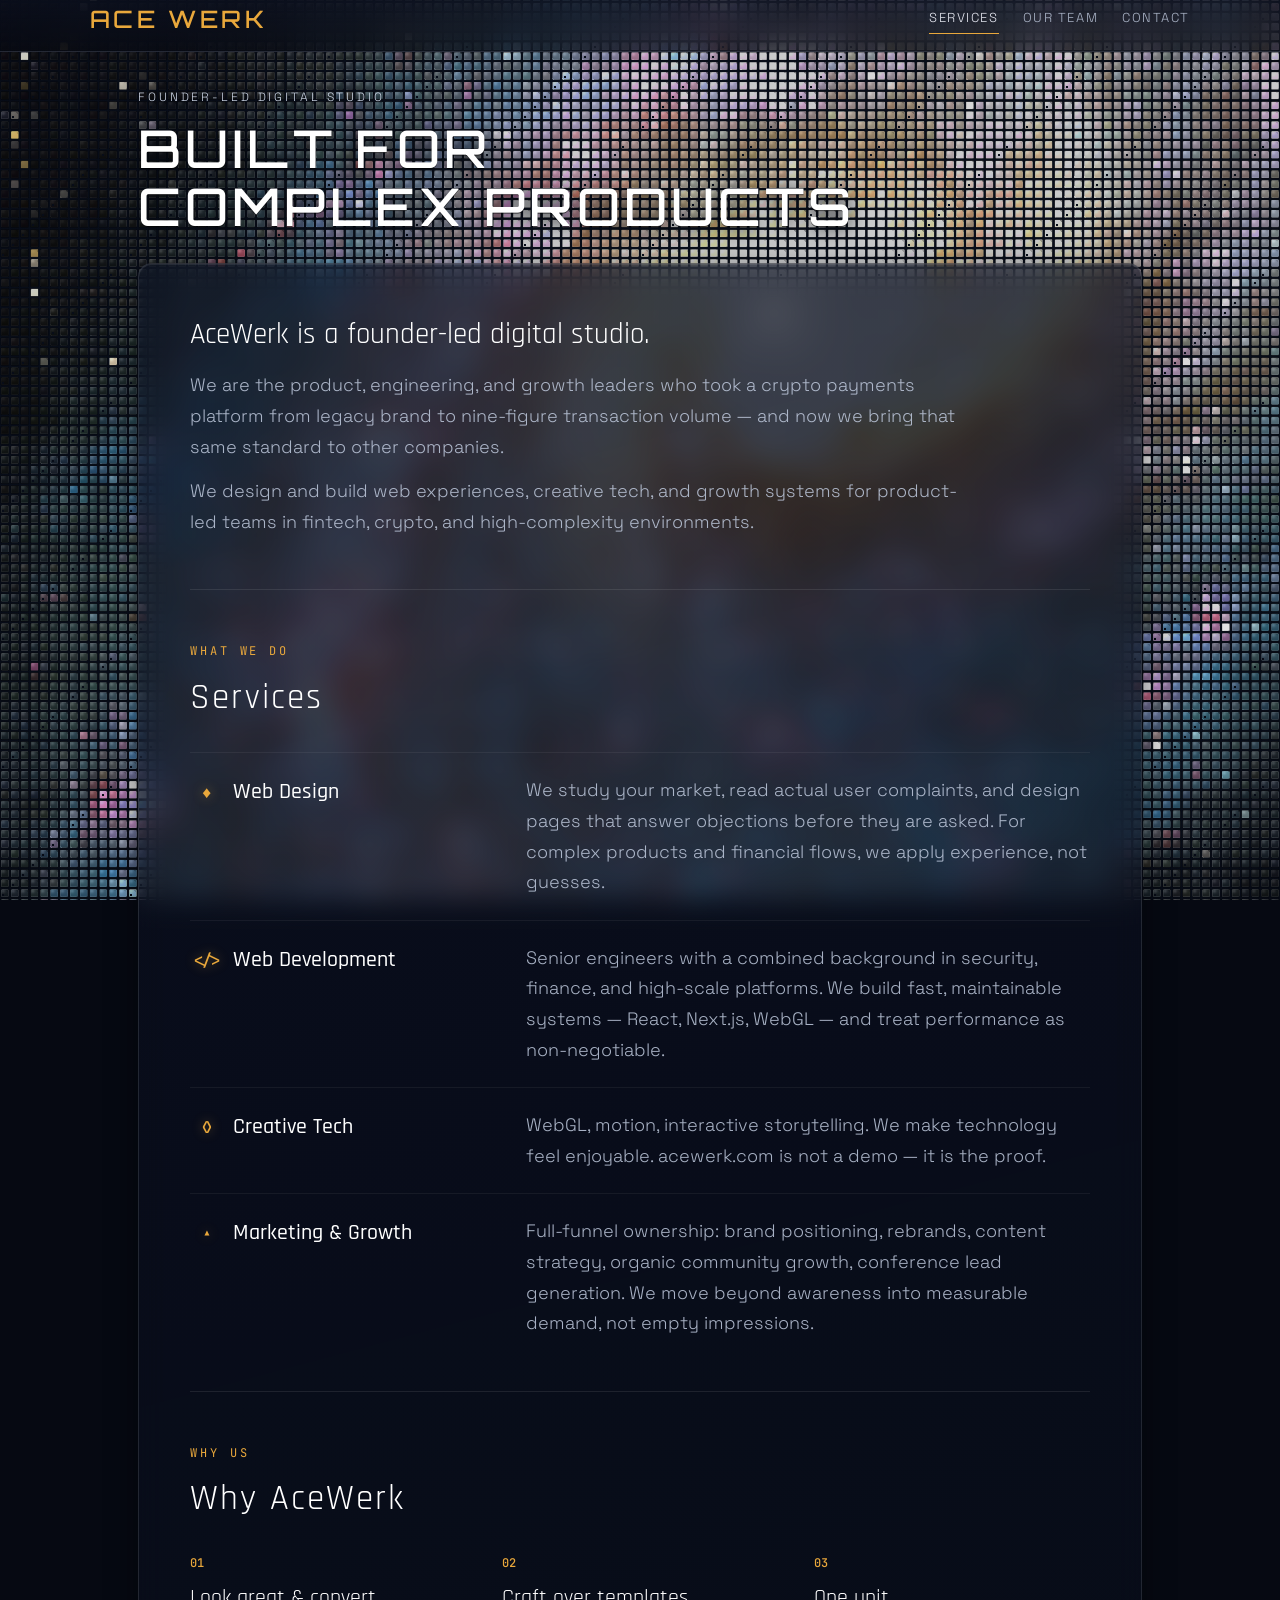
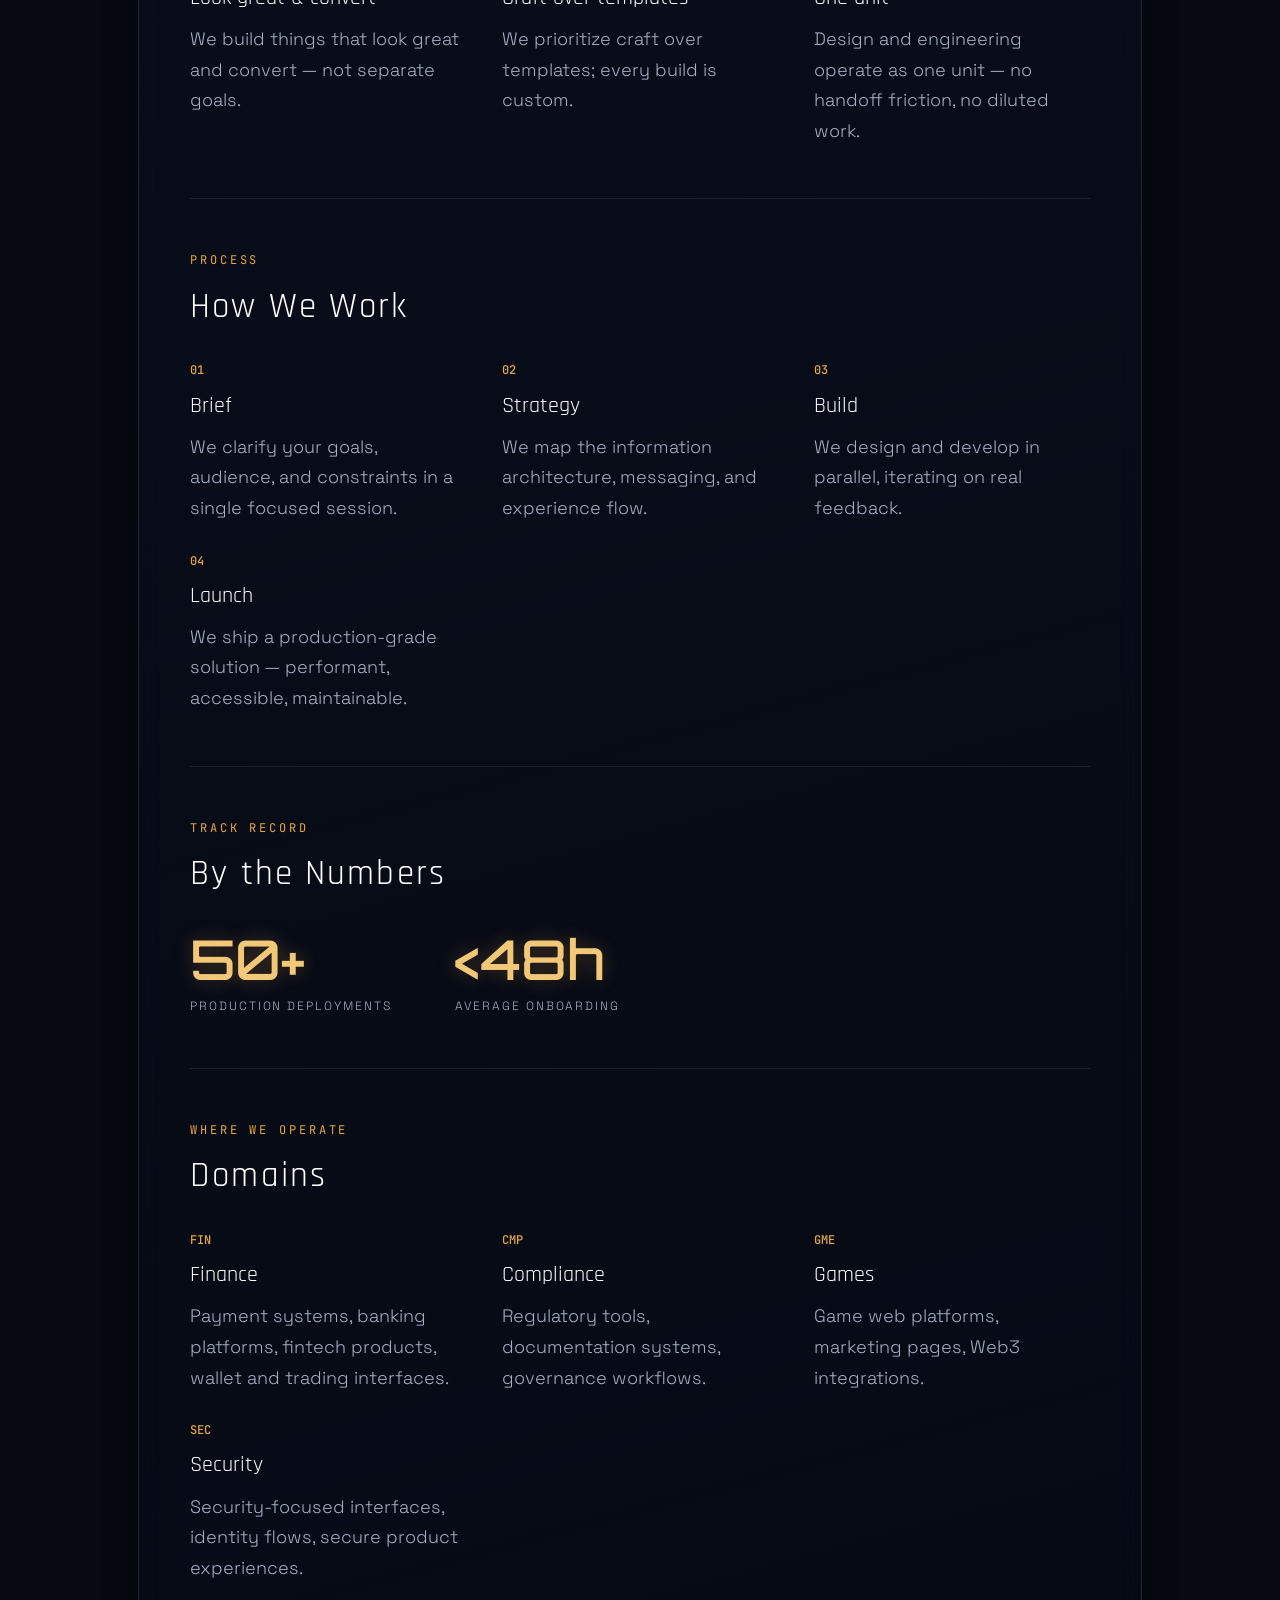
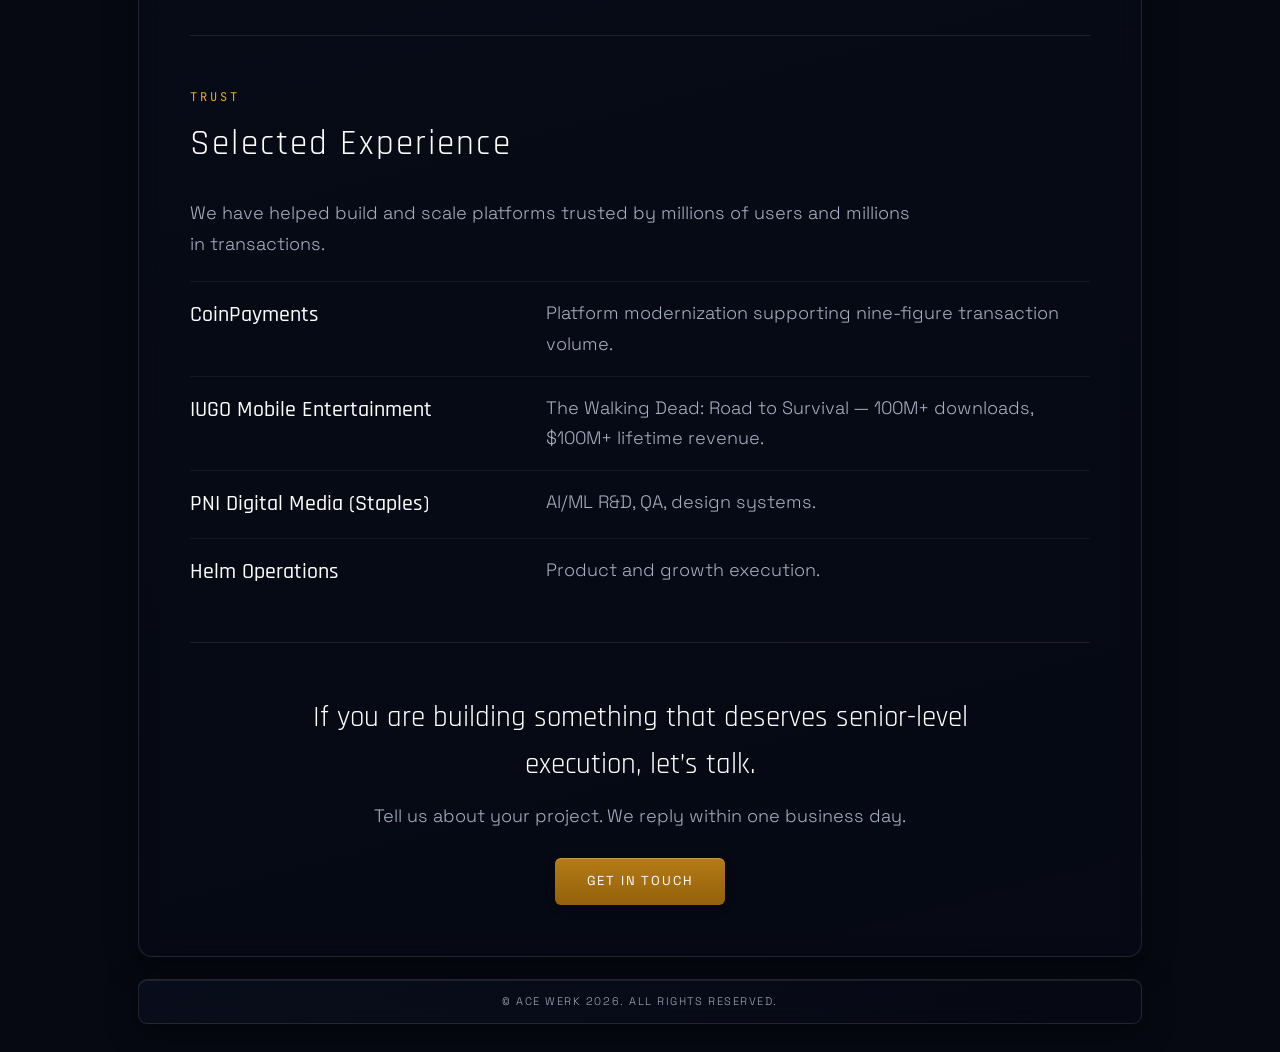
<file: services.html>
<!doctype html>
<html lang="en">
<head>
  <meta charset="utf-8">
  <meta name="viewport" content="width=device-width, initial-scale=1, viewport-fit=cover">
  <title>Services — Ace Werk</title>
  <meta name="description" content="Ace Werk is a founder-led digital studio: web design, development, creative tech and growth for complex products.">
  <link rel="preconnect" href="https://fonts.googleapis.com">
  <link rel="preconnect" href="https://fonts.gstatic.com" crossorigin>
  <link href="https://fonts.googleapis.com/css2?family=Orbitron:wght@500&family=Rajdhani:wght@400;500&family=Space+Grotesk:wght@300;400;500&family=JetBrains+Mono:wght@400;500&display=swap" rel="stylesheet">
  <style>
    /* ══════ DIGITAL CRAFT — same tokens as the rest of the site ══════ */
    :root {
      --canvas: #060912;
      --surface: #0c1122;
      --surface-plus: #11182b;
      --accent: #e9a83c;
      --accent-soft: #f2c878;
      --ink: #e5e7f0;
      --ink-muted: rgba(190,200,220,0.88);
      --border: rgba(255,255,255,0.08);
      --glass-border: rgba(255,255,255,0.11);
      --rule: rgba(255,255,255,0.09);
      --rule-soft: rgba(255,255,255,0.055);
      --radius-sm: 6px;
      --radius-md: 9px;
      --radius-lg: 14px;
      --transition-fast: 0.18s ease-out;
      --transition-med: 0.3s ease-out;
      --max-width: 1100px;

      /* ── Type scale — marketing weight, fluid across screens ── */
      --fs-label:         clamp(11px, 0.6vw + 8px, 12px);   /* eyebrows, tags, stat labels */
      --fs-body:          clamp(16px, 0.35vw + 14px, 18px); /* all running copy */
      --fs-item-title:    clamp(19px, 0.5vw + 16px, 22px);  /* service / column / experience names */
      --fs-lead:          clamp(22px, 1.2vw + 14px, 30px);  /* intro lead, CTA headline */
      --fs-section-title: clamp(26px, 1.6vw + 15px, 38px);
      --fs-stat:          clamp(34px, 3.5vw + 10px, 56px);
    }

    * { margin: 0; padding: 0; box-sizing: border-box; }
    html { font-size: 15px; scroll-behavior: smooth; }
    body {
      background: var(--canvas);
      color: var(--ink);
      font-family: 'Space Grotesk', system-ui, sans-serif;
      font-weight: 300;
      line-height: 1.6;
    }
    a:focus-visible, button:focus-visible {
      outline: 2px solid var(--accent);
      outline-offset: 3px;
    }

    /* ══════ THE VORTEX — full-page living mosaic backdrop ══════ */
    .mosaic-bg {
      position: fixed; inset: 0;
      z-index: 0;
      overflow: hidden;
      background: radial-gradient(140% 160% at 50% 46%, #0a111f 0%, #060a14 55%, #04060c 100%);
    }
    .mosaic-bg canvas {
      position: absolute; inset: 0;
      width: 100%; height: 100%; display: block;
    }
    .mosaic-bg::after {
      content: ""; position: absolute; inset: 0;
      pointer-events: none;
      background: radial-gradient(120% 120% at 50% 46%, rgba(4,6,12,0) 58%, rgba(4,6,12,0.4) 100%);
    }

    /* ── Top Navigation ── */
    .nav-bar {
      position: fixed; top: 0; left: 0; right: 0; z-index: 50;
      background: linear-gradient(to bottom, rgba(10,15,30,0.72), rgba(6,9,18,0.58));
      backdrop-filter: blur(14px) saturate(1.15);
      -webkit-backdrop-filter: blur(14px) saturate(1.15);
      border-bottom: 1px solid var(--glass-border);
      padding: 0 clamp(20px, 3vw, 40px);
      height: 52px;
    }
    .nav-inner {
      width: 100%; max-width: var(--max-width);
      margin: 0 auto;
      display: flex; align-items: center; justify-content: space-between;
    }
    .nav-logo {
      font-family: 'Orbitron', sans-serif;
      font-weight: 500; font-size: 24px;
      letter-spacing: 0.14em;
      color: var(--accent);
      text-transform: uppercase; text-decoration: none;
      display: flex; align-items: center; gap: 4px;
    }
    .nav-links { display: flex; align-items: center; gap: 24px; }
    .nav-links a {
      font-family: 'Space Grotesk', sans-serif;
      font-weight: 300; font-size: 13px;
      letter-spacing: 0.12em; text-transform: uppercase;
      color: var(--ink-muted); text-decoration: none;
      padding: 4px 0; border-bottom: 1px solid transparent;
      transition: color var(--transition-fast), border-color var(--transition-fast);
    }
    .nav-links a:hover, .nav-links a.active {
      color: var(--ink);
      border-bottom-color: var(--accent);
    }

    .page-wrapper {
      position: relative; z-index: 1;
      padding-top: 52px;
    }

    /* ══════ HERO — tight, high, art breathing behind ══════ */
    .hero-block {
      max-width: var(--max-width);
      margin: 0 auto;
      padding: clamp(24px, 4vh, 44px) clamp(20px, 4vw, 48px) clamp(18px, 3vh, 30px);
      pointer-events: none;
    }
    .hero-label {
      font-family: 'Space Grotesk', sans-serif;
      font-weight: 300; font-size: var(--fs-label);
      letter-spacing: 0.24em; text-transform: uppercase;
      color: rgba(215,224,240,0.95);
      margin-bottom: 12px;
      text-shadow: 0 1px 4px rgba(4,6,11,1), 0 2px 14px rgba(4,6,11,0.95);
    }
    .hero-title {
      font-family: 'Orbitron', sans-serif;
      font-weight: 500;
      font-size: clamp(28px, 4.6vw, 52px);
      line-height: 1.12; letter-spacing: 0.08em;
      color: #ffffff; text-transform: uppercase;
      text-shadow: 0 2px 18px rgba(4,6,11,0.95), 0 1px 0 rgba(0,0,0,0.6);
      max-width: 780px;
    }

    /* ══════ ONE GLASS SHELL — topics divided by rules, not boxes ══════
       Translucent enough that the mosaic and the gravity-lens glow
       shine through; dark enough that text always wins. */
    .content-wrap {
      max-width: var(--max-width);
      margin: 0 auto;
      padding: 0 clamp(20px, 4vw, 48px);
    }
    .content-shell {
      background: linear-gradient(165deg, rgba(12,18,35,0.58), rgba(7,10,20,0.50));
      backdrop-filter: blur(14px) saturate(1.15);
      -webkit-backdrop-filter: blur(14px) saturate(1.15);
      border: 1px solid var(--glass-border);
      border-radius: var(--radius-lg);
      box-shadow: 0 8px 32px rgba(0,0,0,0.45),
                  inset 0 1px 0 rgba(255,255,255,0.08);
      padding: clamp(26px, 4vw, 56px) clamp(22px, 4vw, 56px);
    }
    @supports not (backdrop-filter: blur(1px)) {
      .content-shell, .nav-bar, .footer-bar {
        background: linear-gradient(165deg, rgba(11,16,32,0.94), rgba(7,10,20,0.92));
      }
    }

    /* topics: separated by a full-width hairline + label, never boxes */
    .topic {
      padding: clamp(32px, 4.5vw, 52px) 0;
      border-top: 1px solid var(--rule);
    }
    .topic:first-child { border-top: 0; padding-top: 0; }
    .topic:last-child { padding-bottom: 0; }

    .section-label {
      font-family: 'JetBrains Mono', monospace;
      font-weight: 400; font-size: var(--fs-label);
      letter-spacing: 0.24em; text-transform: uppercase;
      color: var(--accent);
      margin-bottom: 8px;
    }
    .section-title {
      font-family: 'Rajdhani', sans-serif;
      font-weight: 400;
      font-size: var(--fs-section-title);
      letter-spacing: 0.06em; color: #ffffff;
      margin-bottom: 26px;
    }

    /* ── Intro ── */
    .lead {
      font-family: 'Rajdhani', sans-serif;
      font-weight: 400;
      font-size: var(--fs-lead);
      color: #ffffff;
      margin-bottom: 16px;
      line-height: 1.35;
    }
    .intro-copy {
      font-size: var(--fs-body);
      color: var(--ink-muted);
      max-width: 780px; line-height: 1.7;
    }
    .intro-copy + .intro-copy { margin-top: 14px; }

    /* ── Services: ledger rows, not cards ── */
    .svc-row {
      display: grid;
      grid-template-columns: minmax(210px, 300px) 1fr;
      gap: 8px 36px;
      padding: 22px 0;
      border-top: 1px solid var(--rule-soft);
    }
    .svc-row:first-of-type { border-top: 0; padding-top: 0; }
    .svc-row:last-of-type { padding-bottom: 0; }
    .svc-name {
      font-family: 'Rajdhani', sans-serif;
      font-weight: 500; font-size: var(--fs-item-title);
      color: #ffffff;
      display: flex; align-items: baseline; gap: 10px;
    }
    .svc-glyph {
      font-family: 'JetBrains Mono', monospace;
      font-size: 0.75em; color: var(--accent);
      text-shadow: 0 0 12px rgba(233,168,60,0.45);
      /* fixed-width slot: widest glyph (</>) is 3 mono chars ≈ 1.9em;
         every icon centers inside the same box so titles share one left edge */
      display: inline-block;
      width: 2em;
      text-align: center;
      flex: 0 0 auto;
    }
    .svc-desc {
      font-size: var(--fs-body); color: var(--ink-muted);
      line-height: 1.7; max-width: 680px;
    }

    /* ── Why / Process / Domains: open text columns ── */
    .col-grid {
      display: grid;
      grid-template-columns: repeat(auto-fit, minmax(230px, 1fr));
      gap: 28px 36px;
    }
    .col-item { min-width: 0; }
    .col-tag {
      font-family: 'JetBrains Mono', monospace;
      font-weight: 500; font-size: var(--fs-label);
      color: var(--accent); margin-bottom: 8px;
    }
    .col-title {
      font-family: 'Rajdhani', sans-serif;
      font-weight: 400; font-size: var(--fs-item-title);
      color: #ffffff; margin-bottom: 8px;
    }
    .col-desc {
      font-size: var(--fs-body); color: var(--ink-muted);
      line-height: 1.7;
    }

    /* ── By the Numbers ── */
    .stat-row {
      display: flex; flex-wrap: wrap;
      gap: 28px 64px;
    }
    .stat-value {
      font-family: 'Orbitron', sans-serif;
      font-weight: 500;
      font-size: var(--fs-stat);
      color: var(--accent-soft);
      line-height: 1.1;
      text-shadow: 0 0 18px rgba(233,168,60,0.3);
    }
    .stat-label {
      font-family: 'Space Grotesk', sans-serif;
      font-weight: 300; font-size: var(--fs-label);
      letter-spacing: 0.16em; text-transform: uppercase;
      color: var(--ink-muted); margin-top: 8px;
    }

    /* ── Selected Experience: ledger rows ── */
    .exp-intro {
      font-size: var(--fs-body); color: var(--ink-muted);
      max-width: 720px; margin-bottom: 22px; line-height: 1.7;
    }
    .exp-row {
      display: grid;
      grid-template-columns: minmax(210px, 320px) 1fr;
      gap: 6px 36px;
      padding: 16px 0;
      border-top: 1px solid var(--rule-soft);
    }
    .exp-row:last-of-type { padding-bottom: 0; }
    .exp-name {
      font-family: 'Rajdhani', sans-serif;
      font-weight: 500; font-size: var(--fs-item-title);
      color: #ffffff;
    }
    .exp-desc {
      font-size: var(--fs-body); color: var(--ink-muted);
      line-height: 1.7;
    }

    /* ── CTA (inside the shell, centred) ── */
    .cta-block { text-align: center; }
    .cta-title {
      font-family: 'Rajdhani', sans-serif;
      font-weight: 400; font-size: var(--fs-lead);
      color: #ffffff; margin-bottom: 12px;
      max-width: 720px; margin-left: auto; margin-right: auto;
    }
    .cta-text {
      font-size: var(--fs-body); color: var(--ink-muted);
      margin-bottom: 26px; line-height: 1.7;
    }
    .btn-primary {
      display: inline-block;
      padding: 13px 32px;
      border-radius: var(--radius-sm);
      font-family: 'Space Grotesk', sans-serif;
      font-weight: 400; font-size: 13px;
      letter-spacing: 0.14em; text-transform: uppercase;
      color: #ffffff; text-decoration: none;
      background: linear-gradient(to bottom, #b57b15, #93610c);
      box-shadow: 0 3px 8px rgba(0,0,0,0.35),
                  inset 0 1px 0 rgba(255,255,255,0.22);
      transition: transform var(--transition-fast), box-shadow var(--transition-fast);
      cursor: pointer; border: none;
    }
    .btn-primary:hover {
      transform: translateY(-1px);
      box-shadow: 0 5px 14px rgba(0,0,0,0.4),
                  inset 0 1px 0 rgba(255,255,255,0.28);
    }
    .btn-primary:active {
      transform: scale(0.98);
      box-shadow: 0 2px 4px rgba(0,0,0,0.35),
                  inset 0 2px 4px rgba(0,0,0,0.3);
    }

    /* ── Footer: quiet glass strip ── */
    .site-footer {
      max-width: var(--max-width);
      margin: 0 auto;
      padding: clamp(14px, 2vw, 22px) clamp(20px, 4vw, 48px) clamp(18px, 3vw, 28px);
    }
    .footer-bar {
      background: linear-gradient(165deg, rgba(12,18,35,0.58), rgba(7,10,20,0.50));
      backdrop-filter: blur(14px) saturate(1.15);
      -webkit-backdrop-filter: blur(14px) saturate(1.15);
      border: 1px solid var(--glass-border);
      border-radius: var(--radius-md);
      box-shadow: 0 8px 32px rgba(0,0,0,0.45),
                  inset 0 1px 0 rgba(255,255,255,0.08);
      padding: 13px 20px;
      text-align: center;
    }
    .footer-text {
      font-family: 'Space Grotesk', sans-serif;
      font-weight: 300; font-size: 11px;
      letter-spacing: 0.14em; text-transform: uppercase;
      color: rgba(200,210,228,0.8);
    }

    /* ── Animations ── */
    @keyframes fade-up {
      from { opacity: 0; transform: translateY(8px); }
      to   { opacity: 1; transform: translateY(0); }
    }
    .reveal { animation: fade-up 0.3s ease-out both; }

    /* ── Responsive ── */
    @media (max-width: 640px) {
      .nav-bar { height: 44px; padding: 0 16px; }
      .nav-logo { font-size: 12px; }
      .nav-links { gap: 14px; }
      .nav-links a { font-size: 11px; }
      .page-wrapper { padding-top: 44px; }
      .svc-row, .exp-row { grid-template-columns: 1fr; }
    }

    /* ── Reduced Motion ── */
    @media (prefers-reduced-motion: reduce) {
      *, *::before, *::after {
        animation-duration: 0.01ms !important;
        transition-duration: 0.01ms !important;
      }
    }
  </style>
</head>
<body>

  <!-- ══════ THE VORTEX — full-page living mosaic ══════ -->
  <div class="mosaic-bg" aria-hidden="true">
    <canvas id="mosaic-galaxy"></canvas>
  </div>

  <!-- ══════ NAVIGATION ══════ -->
  <header class="nav-bar" role="banner">
    <div class="nav-inner">
      <a href="index.html" class="nav-logo" aria-label="Ace Werk home">Ace Werk</a>
      <nav class="nav-links" role="navigation" aria-label="Main navigation">
        <a href="services.html" class="active" aria-current="page">Services</a>
        <a href="our-team.html">Our Team</a>
        <a href="contact.html">Contact</a>
      </nav>
    </div>
  </header>

  <div class="page-wrapper">

    <main>
      <!-- ══════ HERO ══════ -->
      <section class="hero-block" aria-labelledby="hero-title">
        <div class="hero-label">Founder-led digital studio</div>
        <h1 id="hero-title" class="hero-title">Built for<br>complex products</h1>
      </section>

      <!-- ══════ ONE CONTENT SHELL ══════ -->
      <div class="content-wrap">
        <div class="content-shell reveal">

          <!-- Intro -->
          <section class="topic" aria-label="Introduction">
            <p class="lead">AceWerk is a founder-led digital studio.</p>
            <p class="intro-copy">
              We are the product, engineering, and growth leaders who took a crypto payments
              platform from legacy brand to nine-figure transaction volume &mdash; and now we
              bring that same standard to other companies.
            </p>
            <p class="intro-copy">
              We design and build web experiences, creative tech, and growth systems for
              product-led teams in fintech, crypto, and high-complexity environments.
            </p>
          </section>

          <!-- Services -->
          <section class="topic" aria-labelledby="services-title">
            <div class="section-label">What we do</div>
            <h2 id="services-title" class="section-title">Services</h2>
            <div class="svc-row">
              <h3 class="svc-name"><span class="svc-glyph" aria-hidden="true">&#9830;</span>Web Design</h3>
              <p class="svc-desc">
                We study your market, read actual user complaints, and design pages that answer
                objections before they are asked. For complex products and financial flows, we
                apply experience, not guesses.
              </p>
            </div>
            <div class="svc-row">
              <h3 class="svc-name"><span class="svc-glyph" aria-hidden="true">&lt;/&gt;</span>Web Development</h3>
              <p class="svc-desc">
                Senior engineers with a combined background in security, finance, and high-scale
                platforms. We build fast, maintainable systems &mdash; React, Next.js, WebGL &mdash;
                and treat performance as non-negotiable.
              </p>
            </div>
            <div class="svc-row">
              <h3 class="svc-name"><span class="svc-glyph" aria-hidden="true">&#9674;</span>Creative Tech</h3>
              <p class="svc-desc">
                WebGL, motion, interactive storytelling. We make technology feel enjoyable.
                acewerk.com is not a demo &mdash; it is the proof.
              </p>
            </div>
            <div class="svc-row">
              <h3 class="svc-name"><span class="svc-glyph" aria-hidden="true">&#9652;</span>Marketing &amp; Growth</h3>
              <p class="svc-desc">
                Full-funnel ownership: brand positioning, rebrands, content strategy, organic
                community growth, conference lead generation. We move beyond awareness into
                measurable demand, not empty impressions.
              </p>
            </div>
          </section>

          <!-- Why AceWerk -->
          <section class="topic" aria-labelledby="why-title">
            <div class="section-label">Why us</div>
            <h2 id="why-title" class="section-title">Why AceWerk</h2>
            <div class="col-grid">
              <div class="col-item">
                <p class="col-tag">01</p>
                <h3 class="col-title">Look great &amp; convert</h3>
                <p class="col-desc">We build things that look great and convert &mdash; not separate goals.</p>
              </div>
              <div class="col-item">
                <p class="col-tag">02</p>
                <h3 class="col-title">Craft over templates</h3>
                <p class="col-desc">We prioritize craft over templates; every build is custom.</p>
              </div>
              <div class="col-item">
                <p class="col-tag">03</p>
                <h3 class="col-title">One unit</h3>
                <p class="col-desc">Design and engineering operate as one unit &mdash; no handoff friction, no diluted work.</p>
              </div>
            </div>
          </section>

          <!-- Process -->
          <section class="topic" aria-labelledby="process-title">
            <div class="section-label">Process</div>
            <h2 id="process-title" class="section-title">How We Work</h2>
            <div class="col-grid">
              <div class="col-item">
                <p class="col-tag">01</p>
                <h3 class="col-title">Brief</h3>
                <p class="col-desc">We clarify your goals, audience, and constraints in a single focused session.</p>
              </div>
              <div class="col-item">
                <p class="col-tag">02</p>
                <h3 class="col-title">Strategy</h3>
                <p class="col-desc">We map the information architecture, messaging, and experience flow.</p>
              </div>
              <div class="col-item">
                <p class="col-tag">03</p>
                <h3 class="col-title">Build</h3>
                <p class="col-desc">We design and develop in parallel, iterating on real feedback.</p>
              </div>
              <div class="col-item">
                <p class="col-tag">04</p>
                <h3 class="col-title">Launch</h3>
                <p class="col-desc">We ship a production-grade solution &mdash; performant, accessible, maintainable.</p>
              </div>
            </div>
          </section>

          <!-- By the Numbers -->
          <section class="topic" aria-labelledby="numbers-title">
            <div class="section-label">Track record</div>
            <h2 id="numbers-title" class="section-title">By the Numbers</h2>
            <div class="stat-row">
              <div>
                <p class="stat-value">50+</p>
                <p class="stat-label">Production Deployments</p>
              </div>
              <div>
                <p class="stat-value">&lt;48h</p>
                <p class="stat-label">Average Onboarding</p>
              </div>
            </div>
          </section>

          <!-- Domains -->
          <section class="topic" aria-labelledby="domains-title">
            <div class="section-label">Where we operate</div>
            <h2 id="domains-title" class="section-title">Domains</h2>
            <div class="col-grid">
              <div class="col-item">
                <p class="col-tag">FIN</p>
                <h3 class="col-title">Finance</h3>
                <p class="col-desc">Payment systems, banking platforms, fintech products, wallet and trading interfaces.</p>
              </div>
              <div class="col-item">
                <p class="col-tag">CMP</p>
                <h3 class="col-title">Compliance</h3>
                <p class="col-desc">Regulatory tools, documentation systems, governance workflows.</p>
              </div>
              <div class="col-item">
                <p class="col-tag">GME</p>
                <h3 class="col-title">Games</h3>
                <p class="col-desc">Game web platforms, marketing pages, Web3 integrations.</p>
              </div>
              <div class="col-item">
                <p class="col-tag">SEC</p>
                <h3 class="col-title">Security</h3>
                <p class="col-desc">Security-focused interfaces, identity flows, secure product experiences.</p>
              </div>
            </div>
          </section>

          <!-- Selected Experience -->
          <section class="topic" aria-labelledby="exp-title">
            <div class="section-label">Trust</div>
            <h2 id="exp-title" class="section-title">Selected Experience</h2>
            <p class="exp-intro">
              We have helped build and scale platforms trusted by millions of users and millions
              in transactions.
            </p>
            <div class="exp-row">
              <h3 class="exp-name">CoinPayments</h3>
              <p class="exp-desc">Platform modernization supporting nine-figure transaction volume.</p>
            </div>
            <div class="exp-row">
              <h3 class="exp-name">IUGO Mobile Entertainment</h3>
              <p class="exp-desc">The Walking Dead: Road to Survival &mdash; 100M+ downloads, $100M+ lifetime revenue.</p>
            </div>
            <div class="exp-row">
              <h3 class="exp-name">PNI Digital Media (Staples)</h3>
              <p class="exp-desc">AI/ML R&amp;D, QA, design systems.</p>
            </div>
            <div class="exp-row">
              <h3 class="exp-name">Helm Operations</h3>
              <p class="exp-desc">Product and growth execution.</p>
            </div>
          </section>

          <!-- CTA -->
          <section class="topic cta-block" aria-labelledby="cta-title">
            <h2 id="cta-title" class="cta-title">
              If you are building something that deserves senior-level execution, let&rsquo;s talk.
            </h2>
            <p class="cta-text">
              Tell us about your project. We reply within one business day.
            </p>
            <a href="mailto:info@acewerk.com" class="btn-primary">Get in touch</a>
          </section>

        </div>
      </div>
    </main>

    <!-- ══════ FOOTER ══════ -->
    <footer class="site-footer" role="contentinfo">
      <div class="footer-bar">
        <p class="footer-text">&copy; Ace Werk 2026. All rights reserved.</p>
      </div>
    </footer>

  </div>

<script>
(function(){
"use strict";
/* ══════ LIVING MOSAIC — CALDWELL 45 AS THE PAGE ITSELF ══════
   One fixed canvas behind everything, sharing the landing page's
   tessera DNA. The artwork is baked from the Hubble WFC3/WFPC2
   composite of NGC 5248 (Caldwell 45), area-averaged to the 130-grid.
   Dark tiles are baked with the shader grade pre-inverted so deep
   space renders as black as the photograph; lit tiles keep the grade
   plus a measured +12% energy/chroma push,
   lift, which compensates the ~28% grout/alpha darkening of the
   tessera field (luminance-blended between the two curves).
   Tile pitch: max(vw,vh)/130 device px — identical to index; the
               crop recentres on the galactic nucleus at any aspect
               ratio (16:9 through 9:16), so the core never leaves view.
   Tile body:  same rbox crystal-facet shader (fill 0.87, sheen, bevel,
               sparkle, grade exp 1.28 / gamma 1.30 / sat 1.22).
   Motion:     in-shader spiral shimmer riding the measured arm pitch
               + breathing nuclear starburst ring (tiles never leave
               the grid), twinkling star tiles sampled from the
               photograph's point sources, periodic tile-glint shooting
               star, and a gravity-lens pointer: nearby tesserae lift,
               brighten and lean toward the cursor. One unified drive —
               after ~2.6s idle a phantom cursor orbits the nucleus;
               real input overrides it instantly. */

const G=130;
const HOLE=[84,33];          // galactic nucleus centre in global grid coords
const BG_B64="[base64]/[base64]/gXSet6HKt5/Ul4/[base64]/ZV9yb3Ofdl11eG2GgmBwhIGnq4Ksnn2Yj4axc26Eb2VvXlhgamx4bmhyaGNxVE1HcWNpkoOce3aTaWZ1cFtje3SCd3B9YmNvYm5zbmljbmxwbnN8cXWGYnSEbm16a22BYmlxWl9fWV1XWmhxWGNrWm14eG16mnifgm+GcWuAVlZVWFxeWlNNS1dZV1FYZlZaeGx/[base64]/ooKxr36st5W7mGt+i3+YlYauhXmMdV94bmJxe3SVgWuGf2x6eWx/k4auhHeIfnqNeWRaf2t1dm19fm1pc3F7dW9zdHJ+aXB3a3J/[base64]/uD/6sb4u5fSw6PWuK7MfX+PopC0fnqAb29vjoOJjIOWpo6ecmlRZGBXeGxlcXBqbGhjf3NvaXN/[base64]/yiJ3YiIWmn4Sdg2hwqJC6uZ3JsJiy48Dl/OH/[base64]/hXKPrHylwoqyzJHK2rLruZPBp7Prra7opZjHinWIiH2RlourppjDvpzT17nl7M/1+97/[base64]/JzQ2MzY6MDg8Mz9GRFpvOEZSQEFGQkhUQlBePlloP1FdQVhgUFdjWVlhXGV9boWsaXiZhnyfeH6hp67aj5K9q4irzJnU1KTnzprQvY62taLRq5zGnIqtlIitm5S7qJnNrJ3Jq5fAsKnPvJrP6bny9NL7+9v/4Ljm1rLjuKLEhHJyqJKne2xrmYucx7LGu6TBjYGKkX6AfHdzf3l1eHd/[base64]/eI62jpCynIKl0pjU9Nf/2azey6/juZfHtIesnniPjZXCt63eppvMk4ywy6/d4sDx8cz6/+f/[base64]/OUFLdVN6SE1TS01fQ1hoRWB5UmV7bW+DaHGRaXSSdWmGh36pk5TFgpnPfIitmISenYyvq5jNyo224JjBz36erX+Isnqe16a4oo6fpJrJi46omo6qu7Tnya/d1K3j7Mb3+NP/5bzvtJ3CqY+wyKbLiHiBgHJpemNTgXpsjIiLk42Ol46ZhXxpfHRmgm5dhnJgg352h4N2hH1ri4B/[base64]/KDFDJzA2IjQ8JT1KHjVJXEdiMDtHND9GOD9MOUhZTEhcSVFcQFpvRFdwVV5oTGOBU2Z9Y3eYaXWXfXeXoarinZC5jo6qfXyWgoSfj5O/lpW7n4OXvafVtYKXwZGvmG9wnm9+zo2hl4CWlISMi42kloqqrZrFpJe+oIuvsoWz37Xn3b/jjpCivJS48tr8pYaefXZxnIaNlIOCjYCFlI2RkouOh21XfnJjh3VfkIFwmI6Xm5aeloJ+gXt11LbVnI2fkI2RjIuUgoeIjJGef35zdXJrenl/l4addXh6gXuHbmdhdWVkZlpXaGFigHWHf3uRWF9aaGhlamNefHWAW2lrYWBfWlJHYVJQXE1HYlVQaVdeem17lYKXtJS/[base64]/[base64]/[base64]/[base64]/[base64]/[base64]/[base64]/[base64]/yJJj16yI2qeA1ryz17Sa1aKFwJNlp4dwv5ON1qWjso56xJB9sYN2n4ZkpI1xo4lymJWDn6Ogl5SMkYuBloV2ioR3iI2KdnhujHxygYJ+g3Rwel1Xal1TUEo/[base64]/+tb//eT/9s7/56PQyaXUvqXZsYKQiGVUh2lbjW9ajnFeknlmkn1omIJxm4RsnoZsnYpyn4tplpWEo5p/[base64]/[base64]/+dz/46r2+N7/7dD/sZK2oXF5fGhlk2tVj3BhmHxml39knYdyooZunolznI9+p5B7oJeUoZ2JpqOUqKSNs55+vZ5xsZNzyaiaxqB1y6uCzqyByKN8zKBv2LWY2LOg4MLC58rQ16iI4rme68/E68/G6ca44baf5cWy4LaJ0p9v3LWXzKaJw5V1sYVi2I5qxpR0zK6kxaWZtpeCtKGXpJR8pZl/[base64]/xJnQxJGsqnZwjmxRoYBolYJynYh2n4RrnopzoJeHr5eQsqGcuLXCq5N6rpl9ro9dtJNqu5l5wJaCyaWJzq6Py6R/[base64]/[base64]/[base64]/f11gkVlczHKQypjI28PevZi8u5u7yLrkuZeuimBDnGxap4N2rIVuoIdwo4t4ootzppaNqpmOr6Wbsqajr6eap6CHspttvqJ+uZl3zbq10K2Pzq+V17WN2bmq4cS+6djl7NTn7cnV+ub1+tvp+Nrm/er39tTY9L+x993l/[base64]//D//+3+/+35/+vw/+////b//9rf/t7t//X//+3/[base64]/+vz/+z2/+rw//j//////+35/9/x//X///////b/[base64]/AkpWutaGnyaCklmlSuIBvt3pnrH1lqoVxpY2Ap5F4r5SFrZyMsJ2DtJyBsp+AtZp0vp9xwqSKya2U0beh1rSU1LGb2rmZ3beU6sSv89/g99bV9tDU9tvg+uHq/+ju//////////r//////////+33//n//+v//+3/2pSp25uA4KJx0Ztx2KaYx6ORwK6y1bzQwJ+g1aWZy7/[base64]/ioykjpGoe4mjkYiajI6lkZavppGwvYyks3yOyZWwkGteo2tXp3Bbsn1klXVan4N1n5CPqpJ6rJR7sI5xtZiGvJ16tJ9/sZ+EuJ5zuKaAy66UyauT0auG27GQ27SV3q585ryb7Mq758jE79fh+ePt//////////////////////////////////j///////v///z/88DA87+g7ad11aCB2KiWvJyAvaar2MDbxqeZx62dxK+uvKGBsK2lqKGRnYZono+AnIlpkIBukXxehGxOe1pKhXNrjoKKZlVBZkQ/[base64]/z6O+vYaZkl5CpHNXo3ZcpHpcooNvo4htp5GIqpF6solqsJeGs5Futo5muZuAvqaQxaN+w6Z9ybSf0rKZ07OX17un4LSP4bWN7MKi5L+o9dre/PD6/////////////////////////////////////////+/0//P7//z//9vb/[base64]/jmRQlXZln4BlmoV9oI+Doo57sZaGrItmuIdyrI1zspFstphxvZhnvpx+uZZwx6SE0aeFz55p3LKQ4LeT2KeI57qY9czH7cW/+OHm//b+//3///////////////////////////////////b7//j///n/////98fK762F1qZ/[base64]/262F57+q78rB9dDa/+by/+v0///////////////////////////////8//77//f2////////////////[base64]/nY2XhW5rmHZ2gl9UdFpUi2hTk3dkl4F0m4yGno9/o5OPpY9+pIp2rYplso5ltZBrvpVqwZ1zwKaKyaaFy6+RzKiM0a+X1qh63at03KaA78a26b2w7tDW//r///////////////////////////////////34//z6//////j7////////[base64]/OLv//T///L7//3///////////////////////////////////z8/+vt/+rz/+/27LGo2qeC7760z59/[base64]/oYagin+Ntp/Bo6bZn4ikmXV1f1ZPrISNvJGXi3Nflndyl4R0oo99oo+Mpop+p4ZkpYhxrpGDqYlwvKGSx6iCv59vvaR2xJtpwJxtzKSD165/36x925xe3qmF28C+7MnW//3///////3///////////z7//38//////////////////j2//Hx/9/a/+HX+dDE25JY2Z113qV7wJh+46Sa1aqV2KeCyqyTy6B9vpZsvJ51podtmHZKlnJHlXtSiHZYims/[base64]/HkYSjqp/Nq6bXnoWalXdviWpYjGhQhm9ph2teinVjm4ZzmIyIoItsnYRhpIl1s5ODs5uNrpZ1xKiKvaSMu6qLw553wJRbyZ91zpRcyZRX16l60J1o4bCW4r+79+Hv/+/4//r///r///////z///v7//37//////z9//f3//Px/+Ha/+nw/8/E/[base64]/P0lLREtKS1NaXl9fUVVfXlNPXFJQb1dag3uUfHWBfHmOinVuooOZho2qkYifgKDQm6PAk3l/h2xfjW9ijXZwjmpkn29ikHdyn4iCnIF1oH9tp4hvq4duqpWRs5d+vKKJu6ONxqWVv59ywZhqvpNo1KyH06Fwzplj06WH4KyI6LSS6snK/OXu/+Tr/+Lr//////////L6//f6//jz//7+//Po/+LE/+nh/+r7/+j7/NDb88vCwohS4ad44K+byJh07rqk4bCc57/[base64]/[base64]/eDg/+rz/trr//7///b//////+fw/+Hj/9PE+L2m/9rh//////L//[base64]//f///f//+f2//////////T9/sm8+c3E+NPk/[base64]/[base64]/ezw/////////93n/+X8/////97m/Led//L//[base64]/h3R5dGtyc2hldmdpfVpVlG1diHd+jHZwgHFoeVxIg2ZZlHddkHlqoYh2o5WYoJSMqpOCqIZ2sZh8rpuNspZ4rZ6Jv6B3xZZutoJOvJV+2qCH3pde2aN+wJyB3qqf8MXG0qCn9Nbg/OTt/uns//3///z/9ru177G68Kye+7qs/8G7976j6auB4ZFa36twz5py3KNq36Nl4sGv2rGKx5xov5dbwZNkv45fsYdToG4/nGw8kn9GmGw6h2JRf2RGm4RnjnJmgXBdjX93g3BmeWFOWk8+b1hMUEY9eGBqhXJ/Zl1geGlwbHF3Y1pXWEw/[base64]/Ozz9cCn66eA5ZZd+buW/[base64]/En46wupW3j32HpIyrgVxcoXl7hmdniGJihWZ0kGxqhH2ChGxjgmdYY1ZGhGpfiXtqi4V3lIt/lYBxppGMp5eZqZN/taijtKWUqpJztZt/tn9Vv4xspHVKuId+2Y5kqHxay52Ew4lX2J9w4sba8cfL98/g++7/[base64]/iGNNhndnhoBxmI1+qYZ9n5Gb1bPNrI+QsaCTtKCIpKSUtpx6q3tPwI9twId51qO+7MDk0JST15yMtXg8z45i4qeL5by17MTR9eH37cbP6MW/[base64]/imtLg15BZVQ/ak82VUQ3aFBBalJPZEgyXkNBdVtleF1nblZvr5S/w6LSa1toTUtAUkVAaF1iYVtiqo6eY2V7SVBKQ0Y/QEtNPkVKPkRGPE1cQEpTBggHCAkLBwkIBwkLCAwRCQ8QDRITEBQVEBgeFCUyGzZLHD9VFzRKITA5JDVGRmODLkNaKjxOI0NaKUNYLz9UNEtVNEZaLkJPMUFPNkNGNUtQQk9RTU9XVlVcWFVal4CSZXOHbWl1dWtzfXJ5lISkoJ7PlqTIlZ/[base64]/[base64]/Hk6vahZ/Ih6DNjo2tqJzEjneOdExLimZqdlxVbVxUd294gHt3hXx+fnBzZV9Vc2NagnZth4OCkoN9jI6Lk4yDhmdmkHxkh39niohynHdZsJZ8rY10sYZovpN/[base64]/emtbg3tjlop3l4l4lHlokWlco4BsrZd/vZqKvoxesXlSkGZQu3ZjjW9ThG1UnnpBl3VWqm9ElWg2lGU7l2xTyplcy59uzZlgwZJix5ptwIhWxIFLtYBdon5cwY96wqGPmnRZkWdHh2I/iFc2hFs6h1IzdFUwhFgzkWE7flE9gVk5fFk7eltLbFtIZkdDWEdDdVVUeWFXbFRKdmZthnl+bHWBenZ1dHCAVE5YdlZkhneQYWNpcmZ1TktLRlRTwsLEYFdUSU1VPVFKR1JaOk1UPE1UPkZZOEBALjk4BggKCAkMCAoNCAwPCA0SDhYaDhceFSErFTJCFikxGC0/[base64]/[base64]/moBxjW1Fj2A0fFs7il9Gq25GiFYyf1QrjF8rqHIpkGMrkmM0nGs5qXI2tHEzlm44lWcoqnE0m209klotj2Ixh18xeE4zkGs/[base64]/KURUI0ZaLkRMMUdNMUhTQ0dPOFJhPE9hPU5VRUZGSkM6TEU/[base64]/glg2d0ohYktEflw9clQ0aE03ZFFAiFNMfmBUe1dJbEw1Z0k5iWVvl3R2mIWWnYCQwp/[base64]/[base64]/dHqQb210Y1FHUUY/[base64]/W1hZZmp4aWJpYmt4foWjfX2Ij4KQn5++j3RrkXl2kIysloerm4iye3yJfWpxcFVQe2NbcFlUdm51c3d5b3iHaHB2aWtxcGRqVUY6XlZOdHaGaHB9cXNvbWtkaWJVbWxnbWJdb21rgW5gfWthemphiHaNlYSEgoqVj3hweFxNdltNZk0/fF1VlnJhhVtWe2txe2RpZ1JJaVJFcFU/eVtobk48Xko3aEs3a1Y9UkgyeEQ0Y09CZmhkdlNIlmNxeFhbiY+9hZHFr6nSclVdbF5jZllUYl1deGRefGZmZkxMWU1Pa1dVSkZOX0RGekNNRzMtRjouQ0A/[base64]/iWhqgWRng2RqppClpJCljoeag4SWgGdrW1BFb1xhal5Ub2h3bW10dHSCaHSEdmttaVRRXUpOYlVEbmdwX2pwbmNjbGNcYGFOZltScGFOfW5cc2xha2tvcG5mcVxUjnp9hIOLe2VTfFhNZ0xIf2N5xZq0kXJ2m3eEe2hieVtYYlQ/eFI1dl1AfldAXEhAPj4vVEs6X1I/cWRjbmBucGptgnqJf3uWiWV3hFRXl56/[base64]/[base64]/[base64]/hWdwiY+ygZK0fpe2hJa0jHiEdWZcf3p5eXV/fHJ2dGNakVRelHCKflhdjlxkbl1kZllSeXJ9cnV7inqMdF9ic1dWdmJ1YU9dXUhSVVJ4jI2tgXqzXFuHV1FQT1luVVRaVFhZSVJdRFJcQE9QSFNUQFVoPEhENjg1LS0qMzc5OENKMz1CSUlRPTpBMTUxKzQzL0JSOj9KOkFJMkZVXkZnxqTUqI/[base64]/[base64]/VWl/ZGpsW19lWmNqWmtzWHGBXWNdYF5bYF1cYVlXYFNEZmJiXVlSalZVX1xrdmp4aGBvdn2Ua3SEaGFZZWBgbWFmZVNVbF9fdHF8bVNOcmFyfV5jcmVphnyDcG52dWRsamFnb3qOdGqDeWR6jqbeo6/[base64]/[base64]/WnCWZmVxVHWbYXeSS15oPlxqRFplOVtlPVRfP0xNQFdrQVBWOERIPU1TNUpeMk1SN1diOk9cM0RNNzY4Q11/[base64]/[base64]/[base64]/[base64]/GiozGiYtCg8OCAwMCg4ODA8PDhIQERoZFh4dFBwgGCEgGiooICwsJTM0JDU5JTY8Kjo/[base64]/ODw8RE1SOT9CQENMOkpXRUpNOExdOE5QOzc7LjY8NT9LNUNKR0BWTVRwPUFNn0pkbURWWEJbQUVkNEtjJUFVJ0BOJj9IHTVCGDBAHTI3Gy00GSsvGCUsBwoLCg4SCxATCxESEBcXERgYFBwgGSEfFx4cGiMkISwxNjY+PEZQKkRXLkBRNEhWN0RMNUJFPkBCPT4/QTw7S0I/ZWN9VGN2WWp2bniTa2h8b2l8f2KQyZjW2s7/1tT/ysr/383yjUZEdEA2p11KkltbkmpncWNddGhwbmZsZmVtZWBkaWBlaWRuWFdYXmBqWWt5W21/[base64]/SDg+Nzs8Nz4/[base64]/bWJ0eFBhvoa1naDjgrTyea/[base64]/Qn2rR2R9R1dqQ15/SltzRF56Ump/SVVmQUxkMkFPOzxBLzk4TT5UcD0/pFlvoWGPj3GXlWeHQD5DN0lNOEdPOUBFMzo+L0NFQElQPWF6MUpRNklONUJPQE5XPk9mR1h7S1Z3LENZLD1IJkpfIkBHHT1LHThEHTY7GioyGSMmFyQsFSEmEh0lCg4NCg8RCxEZDBAUDxYUFB0iFSAjFiIiGiIoGSQpHzQ/MjtRT09jNVuBMUZeNUFUN0JLN0FDPEtdPj9BQT07RUhQZldsZ05RWltpX1pdV1VbYVBabENGjENCg4CpeabcmrL62dv/rY7Id1Vdi2V3mmRveVxeZlhWcG96aml1bG59XmdrZ2ZsY1xkV05EXWBnampyYWVwY2Z5XGdvUGZ5TUxCVlBUU0pCVFBQV1JcS0VGREVNRkE8X1Zgdl9tVm6YV1lobU9fQUFLSEhNTl5tP0M/[base64]/r6LinH2aeV9vc1NUWVBTZl9iZGVta3WFa3B6YG56WllcYmFwXlJNWEs6W2BgZF5mWmdzVWRrTmp/[base64]/[base64]/KVZwLFVuNExdMERWJUBQKkFIJUBNIjpLIT1OHj1SIzlCQjtQHSkqGigyFyImGCIoERkbERQVDREVDBETCg8SCw8SCg8TDRUaERUWERocFR8fITE/HCcoISMoNTApMzI3U0hfU1V5V1FvSVh5PGOGRlFwSENONj9CQE9XRFJcSVBOTVFaRz9AST02XF1uamN2aWyChWF8lXumc4azgIrCXYWsiZzBfoWsbF9rXklLUEE7YFRTb2pxaWFpZW9/[base64]/O0FEO0VPNztBOjs4RU5cQE5WSFNoP1RhQ1BYUVZnRGF/PVttRGWJVHCSPGCASV96S2eHOWd/[base64]/U1tpUl5wVU1NXml7ZoiwZYavfIOiYGp/[base64]/LTojKXoPFkJfPZmaSR0RSQD06Ojs9OUBEOT4/[base64]/[base64]/[base64]/[base64]/[base64]/YHCEaWt8aXONZH6hbXmZZ1tfYFhea2BecGBjeVVey7HagpbPcnOGVVBIWkw8XE1SUk9LZFxiYXCDXmx/[base64]/[base64]/ITxGKEFNIDdKJDtXNDpTGyw1FB4eFBIUJxkaFxUXEhUXDxQTDxQXCw4QCg4QCQsNCQ0QBwkLCQ0QCAsPCQwPDBIQDBEWEhgcEx8sFiUwHykxIikvJDVDLDY9KjhHNklePFBqO0hdTFd/[base64]/MEpROUlPNElaQkxYOkdIP0FGRUZHUz89R0ZNSj83P0VKTEtTVUxVTktMXUtMXEhUW0lOUVJbZlVibnCFZG2IYV9oaWJqUlVOYWR0dWZzc2h5Zk9Sj26Jj2duc3eRbW6AZ2p4b2p6WU5NU0dBU1BQZVtjUmZ1Wmx/VnGKU26FWG2KXWRwX2JuYG+RTmZ9XnB/[base64]/[base64]/[base64]/TXimVHKeTmGAT1xvTFlwTFttRFZoPUhOQ1NnPldjOkZEQExNOE9bOVFdN1dqOVRnQFFfNElVMEJIOVJfNEZNLFpxLkxTLExeO193MFdzNkRNOEJPLkRMRz9OODlELjxEJDpKKzxIJDVEHzA4ITM/[base64]/KzpEKjNCKDI1JkRULD9GKj5IMD9ANTxIREtfS0VHO0hWNj45Tjs/[base64]/JzlDWVJWKTA7NTc8TkVrMzI6TzJGMikuKDRQKCs4GCMsEBkgEBcaEBgdEyEtCw4QFBkmDRQZDBATCQsNCAoKCwsNCAoNCQwNCAsPCQwPBwsPCg0PCw8QCAoMCAwQDRIXCQ0OCw8VDBMWFB8mIC8/[base64]/rgankbKbdSnGKZWVyUldnUlhgPUBHPUtRQFRjPFdtPExQO0lWLS0oNUJGOUlULkhTM0hLLENOLEVNMERRL0hbKklTKURNI0RWJT9OKEJRJDxHJzY+IzZBLzI/ITQ8HzE/[base64]/[base64]/JTQ9IzU7JjY/[base64]/JTQ7KTItIy0rIy00KDAwICosHSw0JC80HikrHCcnFyIrGCIpGCcwFB0cFB8iExgbEhgbDxUZDhIRCw4PCQwNDA4NDhESICgtCg0QDA4QDxUdExkgCQ0SCQwQCg0SDhIaFBsoWzBOKB8uEBYhDBATCxAWHiImCw8VDBQcCAkMCAkKCQwPDxYcGjE/EyQwFyk3IDtXISQmJC0wIjQ/HSwzHTpOIjpIIztKNThGKzhFKzpEMUJIM0pTLEhTOD8/Mjk5Vjs/[base64]/[base64]/sx4fAv3/R1qnwtXrCmm6ge1Bgbl+EZV6AfVFmdFp5TFhwVEtVNEJNN0ZKNkFBM0JKMDw8TEdXOzg1MDg7Mjk5Mjo+PUZWLkNRXHKNPGqYOFhoOktgVExkgU1rhmKCLD5KNkFONT1PMDo/RUJVPkZZQURciE96znquZzQ2NzQ2ICwtICsxHy0wGSgxGi42IiotGSMpFyMnFyAhFygzGB8kFB4hGTI/[base64]/+X/+db/z4rX8s///ej/0I/jmGeMg26WeVZudWeMdk5lWlNoSEZSQ0BCPkVLNENHNkFJMj9HLT9DWT1DQDY4NjMzIykoLjU5M0ZTPFJiO1ZwPGONNUthLUdQP0FTTk1xRUZVO0NVOTZGOzQ3eVJvqYC8i1iGhUx2dDhJVy86NCsxJSYtHzVIJzY/[base64]/UUJWST5NNUdaJ0pjL0dfNUdXU0pROEpZP0JQNzpDPT9GSlBeQ1JiR09lVVVyV0hZQjAvgFVzU1BiU2J9T1pzUlZoZ0NFj1dqk19/r5nQupvc0J/d4KLtzZnsxL3/+/P///D/2KXwhnSqbWOLcEtdg2iPmWqUWURMOTpGNkNSPEVNNkRUMURJLUNQLEJOMzs+LzlBLDM3LC0uKDAyK0JWNUdYLUlaMUpcMkpfMkRWVU9mYVJ4N0peMz1LM0BQQj5XhUBcfTVGg0x1c0VTWDRERzEyLC8xUIKYHz5OHjBBHC8/GzM+MDU7KigsGCUpGSElFRocExseEBYbPGt/[base64]/c0JFo2CFt5bMs4e+oJHCmYzHqarpop7dxMf/1bf+porWeWaRc2mIhVhoiFZ/[base64]/Njw7R0NGRE9aUV51WkhXX0VJlYq0j5XYs4KwgY7Ic5jVeI/HbV19ubfuvcDzf360g2aOglp3f0pekYi3qGyMZ1ZrRFFlPU1cNUdTMVBgM0tgLUBKKTlBLTw/LTo6JkFQJjxCJThGJD1OJzxJKzlCKDY/[base64]/eWeMRmOFPVFhOVNrM0peM0JMMk9pQEdeMk5hJENSJzhHJThEITtHJTlAJzM2IjY/ITdCIzpBJDQ3IzZFNFt0KDU+JTZAITM5ITA0HzQ8IzM/[base64]/eWiGfTk1VCwmRTQzPTo/[base64]/[base64]/[base64]/[base64]/[base64]/Li4uTzxKdGCOT1hwUFNoRUVMS0NNR0FXV01ePk1jdEpiOUZHPVJeNlNeQltuNFhyQ0hXP0teQEpgRT9HTD1DTVZoP1dvPUtWQ0NISExigk9pd0xlYkhaUU5gY0tiTURONz1GNj9GLjo/Kzk/[base64]/GzE5HzQ/[base64]/TkJHSU1YPE9bQ05cQE5bN0pVP1JiQUZVSkhURkdXQkhVUEZZO0FQPUtVOktXLFFjN0xbM1BlNUxhNlFhMUNRLDo9Lzk7LkFKKzw/[base64]/[base64]/[base64]/[base64]/[base64]/[base64]/[base64]/JT5CJjtHMERNLTxDKTw/[base64]/[base64]/[base64]/[base64]/GzI7IDQ/GzU/HzlBGzdGGzhBGzU6HTZBHzY6GzY/[base64]";
const SPARK_B64="[base64]/[base64]/[base64]/[base64]";

const reduceMotion=window.matchMedia('(prefers-reduced-motion: reduce)').matches;
function b64ToBytes(b64){const bin=atob(b64),n=bin.length,out=new Uint8Array(n);for(let i=0;i<n;i++)out[i]=bin.charCodeAt(i);return out;}
const bgRGB=b64ToBytes(BG_B64);
const sparkU8=b64ToBytes(SPARK_B64);

const VS=`#version 300 es
precision highp float;
layout(location=0) in vec2 a_quad;
layout(location=1) in vec2 a_grid;
layout(location=2) in vec3 a_color;
layout(location=3) in float a_spark;
uniform vec2 u_res; uniform vec2 u_origin; uniform float u_tilePx; uniform float u_fill;
uniform float u_time;
uniform vec2 u_center; uniform float u_swirl;
uniform vec3 u_drive;
uniform float u_shootOn; uniform vec2 u_shootHead; uniform vec2 u_shootDir;
out vec2 v_local; out vec3 v_color; out float v_glow; out float v_lift;
out float v_star; out float v_gold; out float v_fire;
void main(){
  v_local=a_quad; v_color=a_color;
  float h=fract(sin(dot(a_grid,vec2(12.9898,78.233)))*43758.5453);
  float h2=fract(h*151.51+0.37);

  /* spark encoding: 0 = none · up to 0.44 = shimmer · 0.51+ = fader */
  float s=a_spark;
  float shim=step(0.002,s)*(1.0-step(0.47,s))*s;
  float tw=shim*1.30*(0.5+0.5*sin(u_time*(0.9+1.6*h)+h*6.2831));

  /* faders: bloom in and out of the background, each on its own slow,
     random period (12–39s) and phase — never in unison */
  float fad=step(0.5,s)*clamp((s-0.5)*2.0,0.0,1.0);
  float vis=pow(0.5+0.5*sin(u_time*(0.16+0.35*h)+h2*6.2831),2.6);
  v_star=vis*fad;
  v_gold=step(0.72,h2);   /* ~28% of faders bloom golden, the rest white */

  /* rotating swirl: a signed light/dark wave sweeps along the arms.
     Pitch and chirality are fitted to NGC 5248's own arms (2-arm
     log-spiral, k = -3.0 measured against the photograph's luminance);
     grid y runs down-screen, so +theta over time reads as CLOCKWISE.
     Gated by tile luminance: deep space and stars are left alone,
     so every tessera still shines in its own baked hue. */
  vec2 rc=a_grid-u_center;
  float rr=length(rc)+1e-4;
  float th=atan(rc.y,rc.x);
  float lum=dot(a_color,vec3(0.299,0.587,0.114));
  float armGate=smoothstep(0.045,0.10,lum)*(1.0-smoothstep(0.50,0.80,lum));
  float wave=cos(2.0*th+3.0*log(rr/7.5)-u_time*0.24);
  float band=exp(-max(rr-7.5,0.0)/38.0);
  float swirl=(pow(max(wave,0.0),3.0)-0.30)*band*armGate*0.62;
  float ring=exp(-pow(rr-7.5,2.0)/8.0)*(0.30+0.26*sin(u_time*0.7));

  /* starburst: hot young clusters flicker around the nuclear ring —
     each tile pulses on two incommensurate rhythms so the burst never
     synchronises, hottest at the ring, fading into the bulge by ~r18 */
  float storm=exp(-max(rr-7.5,0.0)/7.5)*smoothstep(2.0,4.5,rr);
  float fl=(0.5+0.5*sin(u_time*(2.3+4.2*h)+h2*6.2831))
          *(0.6+0.4*sin(u_time*(3.9+2.6*h2)+h*12.566));
  float ember=storm*pow(fl,3.0);
  v_fire=ember*0.5;

  v_lift=u_swirl*(swirl+max(ring,0.0)+ember*1.05);

  /* gravity lens: lift, brighten and lean toward the drive point */
  vec2 dm=a_grid-u_drive.xy;
  float g=exp(-dot(dm,dm)/26.0)*u_drive.z;
  v_lift+=g*0.55;

  /* shooting glint */
  vec2 rel=u_shootHead-a_grid;
  float along=dot(rel,u_shootDir);
  vec2 perp=rel-along*u_shootDir;
  float trail=(along>-0.6&&along<15.0)?exp(-max(along,0.0)*0.32):0.0;
  float sh=u_shootOn*trail*max(0.0,1.0-length(perp)/1.15);
  v_glow=clamp(tw+sh*1.45+g*0.12,0.0,1.6);

  float size=u_tilePx*u_fill*(1.0+0.12*g);
  vec2 c=u_origin+(a_grid+vec2(0.5))*u_tilePx;
  c-=dm/(length(dm)+0.6)*g*0.20*u_tilePx;   /* lean toward the lens */
  vec2 px=c+a_quad*size;
  gl_Position=vec4(px.x/u_res.x*2.0-1.0, 1.0-px.y/u_res.y*2.0, 0.0, 1.0);
}`;

const FS=`#version 300 es
precision highp float;
in vec2 v_local; in vec3 v_color; in float v_glow; in float v_lift;
in float v_star; in float v_gold; in float v_fire; out vec4 frag;
uniform float u_exp; uniform float u_gamma; uniform float u_sat;
float rbox(vec2 p, vec2 b, float r){vec2 q=abs(p)-b+r;return length(max(q,0.0))+min(max(q.x,q.y),0.0)-r;}
void main(){
  vec2 p=v_local;
  float d=rbox(p,vec2(0.5),0.16);
  float aa=fwidth(d)*1.25;
  float mask=smoothstep(aa,-aa,d);
  if(mask<=0.002) discard;
  float edge=-d;

  // true colour, gently lifted — identical grade to the landing mosaic
  vec3 col=pow(clamp(v_color*u_exp,0.0,1.0), vec3(1.0/u_gamma));
  float l=dot(col,vec3(0.299,0.587,0.114));
  col=mix(vec3(l),col,u_sat);

  col*=(1.0+v_lift);                                        // shimmer in the tile's own hue
  col+=vec3(1.0,0.85,0.62)*v_fire;                          // starburst warmth at the nucleus

  // fader stars: pure background when out, white/golden light when in
  vec3 starCol=mix(vec3(1.0,0.97,0.90), vec3(1.0,0.83,0.46), v_gold);
  col=mix(col, starCol, clamp(v_star,0.0,1.0));
  col+=starCol*v_star*0.16;                                 // soft peak halo

  // crystal facets: additive only, colour never muddies — and gated by
  // tile luminance so deep space stays as black as the photograph while
  // lit tesserae keep the full bevel/sheen/sparkle treatment. Star tiles
  // (v_star / v_glow) bypass the gate below so they still shine from dark.
  float facet=smoothstep(0.015,0.12,l);
  col+=smoothstep(0.5,-0.5,p.y)*0.05*facet;                 // top sheen
  float rim=smoothstep(0.0,0.07,edge)*(1.0-smoothstep(0.07,0.16,edge));
  col+=rim*0.22*facet;                                      // bright bevelled edge
  vec2 sp=p-vec2(-0.20,-0.24);
  col+=exp(-dot(sp,sp)*16.0)*0.16*facet;                    // crisp specular sparkle

  col+=v_glow*vec3(1.0,0.95,0.80);                          // twinkle + shooting glint

  col=clamp(col,0.0,1.3);
  float alpha=min(1.0,0.92+v_glow*0.08)*mask;
  frag=vec4(col,alpha);
}`;

function makeBand(cfg){
  const canvas=document.getElementById(cfg.id);
  if(!canvas) return;
  const holder=canvas.parentElement;
  const gl=canvas.getContext('webgl2',{alpha:true,premultipliedAlpha:false,antialias:true});
  if(!gl){ canvas.style.display='none'; return; }   // container gradient remains as graceful fallback

  function compile(t,s){const sh=gl.createShader(t);gl.shaderSource(sh,s);gl.compileShader(sh);
    if(!gl.getShaderParameter(sh,gl.COMPILE_STATUS)){console.error(gl.getShaderInfoLog(sh));return null;}return sh;}
  const prog=gl.createProgram();
  const vs=compile(gl.VERTEX_SHADER,VS), fs=compile(gl.FRAGMENT_SHADER,FS);
  if(!vs||!fs){canvas.style.display='none';return;}
  gl.attachShader(prog,vs);gl.attachShader(prog,fs);gl.linkProgram(prog);
  if(!gl.getProgramParameter(prog,gl.LINK_STATUS)){console.error(gl.getProgramInfoLog(prog));canvas.style.display='none';return;}
  gl.useProgram(prog);

  const U={};
  ['u_res','u_origin','u_tilePx','u_fill','u_time','u_center','u_swirl','u_drive',
   'u_shootOn','u_shootHead','u_shootDir','u_exp','u_gamma','u_sat']
    .forEach(n=>U[n]=gl.getUniformLocation(prog,n));
  gl.uniform1f(U.u_fill,0.87);
  gl.uniform1f(U.u_exp,1.28); gl.uniform1f(U.u_gamma,1.30); gl.uniform1f(U.u_sat,1.22);
  gl.uniform1f(U.u_swirl,cfg.swirl!=null?cfg.swirl:1.0);
  gl.uniform3f(U.u_drive,-999,-999,0);
  gl.uniform1f(U.u_shootOn,0); gl.uniform2f(U.u_shootHead,-99,-99); gl.uniform2f(U.u_shootDir,1,0);

  gl.enable(gl.BLEND);
  gl.blendFuncSeparate(gl.SRC_ALPHA,gl.ONE_MINUS_SRC_ALPHA,gl.ONE,gl.ONE_MINUS_SRC_ALPHA);
  gl.clearColor(0,0,0,0);

  const quad=new Float32Array([-0.5,-0.5,0.5,-0.5,0.5,0.5,-0.5,-0.5,0.5,0.5,-0.5,0.5]);
  const qb=gl.createBuffer(); gl.bindBuffer(gl.ARRAY_BUFFER,qb); gl.bufferData(gl.ARRAY_BUFFER,quad,gl.STATIC_DRAW);

  // instance set for the background window
  function makeSet(gridArr,colArr,sparkArr,count){
    const vao=gl.createVertexArray(); gl.bindVertexArray(vao);
    gl.bindBuffer(gl.ARRAY_BUFFER,qb);
    gl.enableVertexAttribArray(0); gl.vertexAttribPointer(0,2,gl.FLOAT,false,0,0);
    function attr(loc,arr,size){const b=gl.createBuffer();gl.bindBuffer(gl.ARRAY_BUFFER,b);
      gl.bufferData(gl.ARRAY_BUFFER,arr,gl.STATIC_DRAW);
      gl.enableVertexAttribArray(loc);gl.vertexAttribPointer(loc,size,gl.FLOAT,false,0,0);gl.vertexAttribDivisor(loc,1);}
    attr(1,gridArr,2); attr(2,colArr,3); attr(3,sparkArr,1);
    gl.bindVertexArray(null);
    return {vao,count};
  }

  let DPR=1,tilePx=1,bw=0,bh=0,cols=0,rows=0,col0=0,row0=0,bgSet=null,ox=0,oy=0;
  let lockedW=-1,lockedDPR=-1;
  function layout(){
    DPR=Math.min(window.devicePixelRatio||1,2);
    if(window.innerWidth!==lockedW||DPR!==lockedDPR){
      /* Tessera pitch is derived from the viewport (same as the landing page),
         but only re-derived on a *width* or DPR change. Mobile browsers fire
         height-only resizes when the URL bar hides/shows during scrolling —
         locking the pitch keeps the artwork's scale rock-steady. */
      lockedW=window.innerWidth; lockedDPR=DPR;
      const vw=Math.round(window.innerWidth*DPR), vh=Math.round(window.innerHeight*DPR);
      tilePx=Math.max(vw/G,vh/G);
    }
    const rect=holder.getBoundingClientRect();
    bw=Math.max(1,Math.round(rect.width*DPR)); bh=Math.max(1,Math.round(rect.height*DPR));
    canvas.width=bw; canvas.height=bh;
    gl.viewport(0,0,bw,bh);
    cols=Math.min(G,Math.ceil(bw/tilePx)+1);
    rows=Math.min(G,Math.ceil(bh/tilePx)+1);
    col0=Math.max(0,Math.min(G-cols,Math.round(cfg.focalCol-cols/2)));
    row0=Math.max(0,Math.min(G-rows,Math.round(cfg.focalRow-rows/2)));
    ox=(bw-cols*tilePx)/2; oy=(bh-rows*tilePx)/2;
    const n=cols*rows;
    const gArr=new Float32Array(n*2), cArr=new Float32Array(n*3), sArr=new Float32Array(n);
    let k=0;
    for(let r=0;r<rows;r++)for(let c=0;c<cols;c++){
      const src=((row0+r)*G+(col0+c));
      gArr[k*2]=c; gArr[k*2+1]=r;
      cArr[k*3]=bgRGB[src*3]/255; cArr[k*3+1]=bgRGB[src*3+1]/255; cArr[k*3+2]=bgRGB[src*3+2]/255;
      sArr[k]=sparkU8[src]/255;
      k++;
    }
    bgSet=makeSet(gArr,cArr,sArr,n);
    gl.uniform2f(U.u_res,bw,bh);
    gl.uniform1f(U.u_tilePx,tilePx);
    gl.uniform2f(U.u_center,HOLE[0]-col0,HOLE[1]-row0);
  }
  layout();
  let resizeT=null;
  window.addEventListener('resize',()=>{clearTimeout(resizeT);resizeT=setTimeout(()=>{layout();if(!running)draw(lastT);},120);});

  // ---- unified drive: real pointer, or a phantom orbiting the ring ----
  const drive={x:-999,y:-999,amt:0,tx:-999,ty:-999,tAmt:0,lastMove:-1e9};
  if(cfg.drive&&!reduceMotion){
    /* the mosaic is the page backdrop, so listen on the window:
       the gravity lens keeps working while the cursor rides over the
       glass panels — and its glow shines through them. The canvas is
       fixed at inset 0, so client coords ARE canvas coords. */
    window.addEventListener('pointermove',e=>{
      drive.tx=(e.clientX*DPR-ox)/tilePx;
      drive.ty=(e.clientY*DPR-oy)/tilePx;
      drive.lastMove=performance.now();
    },{passive:true});
    document.documentElement.addEventListener('pointerleave',()=>{drive.lastMove=performance.now()-1800;},{passive:true});
  }
  function driveStep(now){
    if(!cfg.drive||reduceMotion){gl.uniform3f(U.u_drive,-999,-999,0);return;}
    const idle=now-drive.lastMove>2600;
    if(idle){
      /* phantom cursor rides the starburst ring */
      const a=now*0.00035;
      drive.tx=(HOLE[0]-col0)+Math.cos(a)*10.5;
      drive.ty=(HOLE[1]-row0)+Math.sin(a)*8.0;
      drive.tAmt=0.8;
    }else{
      drive.tAmt=1.0;
    }
    if(drive.x<-500){drive.x=drive.tx;drive.y=drive.ty;}
    drive.x+=(drive.tx-drive.x)*0.14;
    drive.y+=(drive.ty-drive.y)*0.14;
    drive.amt+=(drive.tAmt-drive.amt)*0.08;
    gl.uniform3f(U.u_drive,drive.x,drive.y,drive.amt);
  }

  // ---- shooting star state ----
  const shoot={on:false,t0:0,dur:1.5,head:[0,0],dir:[1,0],start:[0,0],next:performance.now()+(cfg.shootEvery?cfg.shootEvery*(0.15+Math.random()*0.3):1e15)};
  function shootStep(now){
    if(!cfg.shootEvery) return;
    if(!shoot.on && now>=shoot.next){
      shoot.on=true; shoot.t0=now;
      const fromLeft=Math.random()<0.5;
      const ang=(0.30+Math.random()*0.22)*(fromLeft?1:-1)+(fromLeft?0:Math.PI); // shallow dive
      shoot.dir=[Math.cos(ang),Math.abs(Math.sin(ang))*0.55+0.18];
      const len=Math.hypot(shoot.dir[0],shoot.dir[1]); shoot.dir[0]/=len; shoot.dir[1]/=len;
      shoot.start=[fromLeft?-6:cols+6, 1+Math.random()*rows*0.45];
      shoot.dist=cols+14;
    }
    if(shoot.on){
      const p=(now-shoot.t0)/(shoot.dur*1000);
      if(p>=1){ shoot.on=false; shoot.next=now+cfg.shootEvery*(0.6+Math.random()*0.9);
        gl.uniform1f(U.u_shootOn,0); gl.uniform2f(U.u_shootHead,-99,-99); return; }
      const fade=p<0.12?p/0.12:(p>0.8?(1-p)/0.2:1);
      shoot.head=[shoot.start[0]+shoot.dir[0]*shoot.dist*p, shoot.start[1]+shoot.dir[1]*shoot.dist*p];
      gl.uniform1f(U.u_shootOn,fade);
      gl.uniform2f(U.u_shootHead,shoot.head[0],shoot.head[1]);
      gl.uniform2f(U.u_shootDir,shoot.dir[0],shoot.dir[1]);
    }
  }

  let lastT=0;
  function draw(now){
    lastT=now;
    gl.uniform1f(U.u_time,now*0.001);
    gl.clear(gl.COLOR_BUFFER_BIT);
    gl.uniform2f(U.u_origin,ox,oy);
    gl.bindVertexArray(bgSet.vao);
    gl.drawArraysInstanced(gl.TRIANGLES,0,6,bgSet.count);
    gl.bindVertexArray(null);
  }

  // ---- run loop: only while visible, never under reduced motion ----
  let running=false, visible=false, raf=0;
  function loop(now){ if(!running) return; driveStep(now); shootStep(now); draw(now); raf=requestAnimationFrame(loop); }
  function setRunning(v){
    if(v===running) return;
    running=v;
    if(v) raf=requestAnimationFrame(loop); else cancelAnimationFrame(raf);
  }
  if(reduceMotion){
    draw(performance.now());   // one still frame — full mosaic, no motion
  }else{
    const io=new IntersectionObserver(es=>{visible=es[0].isIntersecting;setRunning(visible&&!document.hidden);},{rootMargin:'80px'});
    io.observe(holder);
    document.addEventListener('visibilitychange',()=>setRunning(visible&&!document.hidden));
    draw(performance.now());
  }
}

/* The galaxy fills the page — the crop window is clamped inside the
   130-grid and centred on the nucleus, so from 16:9 to 9:16 the core
   is always in frame; gravity lens on everywhere, phantom cursor when
   idle, a shooting star crosses every ~14s. */
makeBand({
  id:'mosaic-galaxy',
  focalRow:33, focalCol:84,
  swirl:1.0,
  drive:true,
  shootEvery:14000
});
})();
</script>
</body>
</html>
</file>
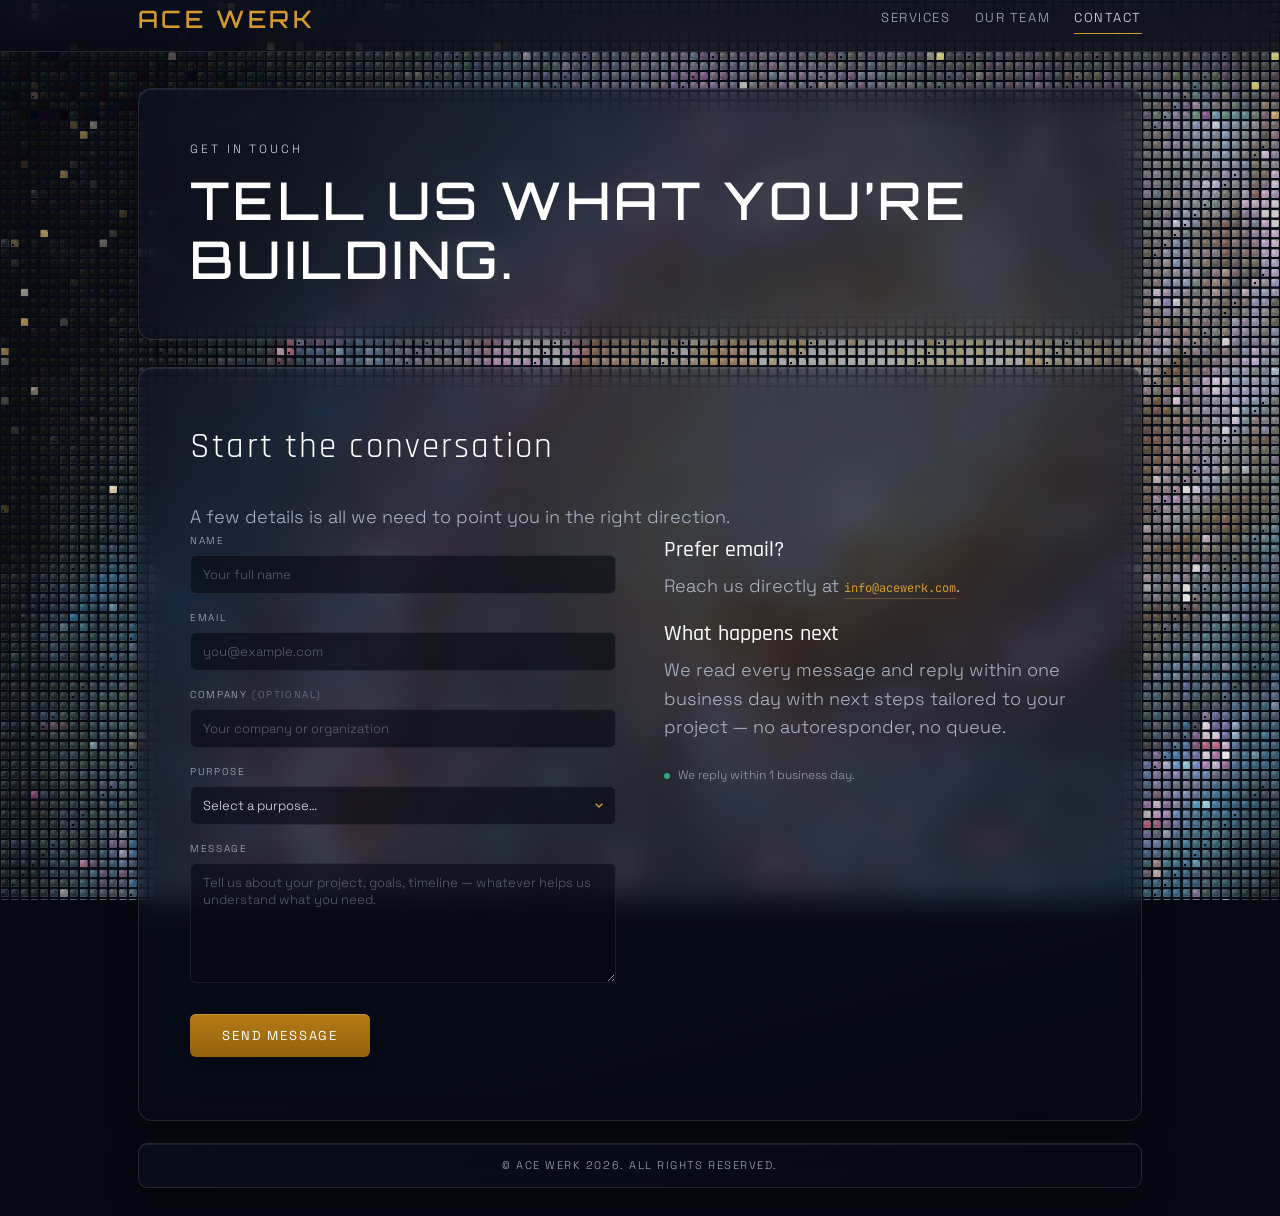
<file: src/contact.html>
<!doctype html>
<html lang="en">
<head>
  <script defer src="https://x.acewerk.com/tessera.js" data-website-id="15435e6c-c2e0-4995-bd8e-db662d4474f3"></script>
  <meta charset="utf-8">
  <meta name="viewport" content="width=device-width, initial-scale=1, viewport-fit=cover">
  <title>Contact — Start a Project with Ace Werk</title>
  <meta name="description" content="Tell Ace Werk what you're building. Senior product, design, and growth help for scaling teams — reply within one business day.">
  <!-- Open Graph / Social -->
  <meta property="og:type" content="website">
  <meta property="og:site_name" content="Ace Werk">
  <meta property="og:title" content="Contact — Start a Project with Ace Werk">
  <meta property="og:description" content="Tell Ace Werk what you're building. Senior product, design, and growth help for scaling teams — reply within one business day.">
  <meta property="og:url" content="https://acewerk.com/contact/">
  <meta property="og:image" content="https://acewerk.com/assets/og/ace-werk-og.png">
  <meta property="og:image:width" content="1200">
  <meta property="og:image:height" content="630">
  <meta property="og:image:alt" content="Ace Werk — WebGL mosaic of a retro monitor rendering a black hole, gold on deep navy">
  <!-- Twitter Card -->
  <meta name="twitter:card" content="summary_large_image">
  <meta name="twitter:title" content="Contact — Start a Project with Ace Werk">
  <meta name="twitter:description" content="Tell Ace Werk what you're building. Senior product, design, and growth help for scaling teams — reply within one business day.">
  <meta name="twitter:image" content="https://acewerk.com/assets/og/ace-werk-og.png">
  <link rel="preload" href="/assets/fonts/orbitron-500-latin.woff2" as="font" type="font/woff2" crossorigin>
  <link rel="preload" href="/assets/fonts/space-grotesk-latin.woff2" as="font" type="font/woff2" crossorigin>
  <link rel="stylesheet" href="/assets/fonts/fonts.css">
  <style>
    /* ══════ DIGITAL CRAFT — same tokens as the rest of the site ══════ */
    :root {
      --canvas: #060912;
      --surface: #0c1122;
      --surface-plus: #11182b;
      --accent: #d49a2e;
      --accent-soft: #f4d39e;
      --ink: #e5e7f0;
      --ink-muted: rgba(190,200,220,0.88);
      --border: rgba(255,255,255,0.08);
      --glass-border: rgba(255,255,255,0.11);
      --rule: rgba(255,255,255,0.09);
      --rule-soft: rgba(255,255,255,0.055);
      --radius-sm: 6px;
      --radius-md: 9px;
      --radius-lg: 14px;
      --transition-fast: 0.18s ease-out;
      --transition-med: 0.3s ease-out;
      --max-width: 1100px;

      /* ── Type scale — marketing weight, fluid across screens ── */
      --fs-label:         clamp(11px, 0.6vw + 8px, 12px);   /* eyebrows, tags, stat labels */
      --fs-body:          clamp(16px, 0.35vw + 14px, 18px); /* all running copy */
      --fs-item-title:    clamp(19px, 0.5vw + 16px, 22px);  /* service / column / experience names */
      --fs-lead:          clamp(22px, 1.2vw + 14px, 30px);  /* intro lead, CTA headline */
      --fs-section-title: clamp(26px, 1.6vw + 15px, 38px);
      --fs-stat:          clamp(34px, 3.5vw + 10px, 56px);
    }

    * { margin: 0; padding: 0; box-sizing: border-box; }
    html { font-size: 15px; scroll-behavior: smooth; }
    body {
      background: var(--canvas);
      color: var(--ink);
      font-family: 'Space Grotesk', system-ui, sans-serif;
      font-weight: 300;
      line-height: 1.6;
    }
    a:focus-visible, button:focus-visible {
      outline: 2px solid var(--accent);
      outline-offset: 3px;
    }

    /* ══════ THE MOSAIC — full-page living mosaic backdrop ══════ */
    .mosaic-bg {
      position: fixed; inset: 0;
      z-index: 0;
      overflow: hidden;
      background: radial-gradient(140% 160% at 50% 46%, #0a111f 0%, #060a14 55%, #04060c 100%);
    }
    .mosaic-bg canvas {
      position: absolute; inset: 0;
      width: 100%; height: 100%; display: block;
    }
    .mosaic-bg::after {
      content: ""; position: absolute; inset: 0;
      pointer-events: none;
      background: radial-gradient(120% 120% at 50% 46%, rgba(4,6,12,0) 58%, rgba(4,6,12,0.4) 100%);
    }

    /* ── Top Navigation ── */
    .nav-bar {
      position: fixed; top: 0; left: 0; right: 0; z-index: 50;
      background: linear-gradient(to bottom, rgba(10,15,30,0.72), rgba(6,9,18,0.58));
      backdrop-filter: blur(14px) saturate(1.15);
      -webkit-backdrop-filter: blur(14px) saturate(1.15);
      border-bottom: 1px solid var(--glass-border);
      padding: 0 clamp(20px, 3vw, 40px);
      height: 52px;
    }
    
    .nav-logo {
      font-family: 'Orbitron', sans-serif;
      font-weight: 500; font-size: 24px;
      letter-spacing: 0.14em;
      color: var(--accent);
      text-transform: uppercase; text-decoration: none;
      display: flex; align-items: center; gap: 4px;
    }
    .nav-links { display: flex; align-items: center; gap: 24px; }
    .nav-links a {
      font-family: 'Space Grotesk', sans-serif;
      font-weight: 300; font-size: 13px;
      letter-spacing: 0.12em; text-transform: uppercase;
      color: var(--ink-muted); text-decoration: none;
      padding: 4px 0; border-bottom: 1px solid transparent;
      transition: color var(--transition-fast), border-color var(--transition-fast);
    }
    .nav-links a:hover, .nav-links a.active {
      color: var(--ink);
      border-bottom-color: var(--accent);
    }

    .page-wrapper {
      position: relative; z-index: 1;
      padding-top: 52px;
    }

    /* ══════ HERO — tight, high, art breathing behind ══════ */
    .hero-shell {
      margin-top: clamp(24px, 4vh, 44px);
      margin-bottom: clamp(18px, 3vh, 30px);
    }
    .hero-label {
      font-family: 'Space Grotesk', sans-serif;
      font-weight: 300; font-size: var(--fs-label);
      letter-spacing: 0.24em; text-transform: uppercase;
      color: rgba(215,224,240,0.95);
      margin-bottom: 12px;
    }
    .hero-title {
      font-family: 'Orbitron', sans-serif;
      font-weight: 500;
      font-size: clamp(28px, 4.6vw, 52px);
      line-height: 1.12; letter-spacing: 0.08em;
      color: #ffffff; text-transform: uppercase;
      max-width: 780px;
    }

    /* ══════ ONE GLASS SHELL — topics divided by rules, not boxes ══════
       Translucent enough that the mosaic and the gravity-lens glow
       shine through; dark enough that text always wins. */
    .content-wrap {
      max-width: var(--max-width);
      margin: 0 auto;
      padding: 0 clamp(20px, 4vw, 48px);
    }
    .content-shell {
      background: linear-gradient(165deg, rgba(12,18,35,0.58), rgba(7,10,20,0.50));
      backdrop-filter: blur(14px) saturate(1.15);
      -webkit-backdrop-filter: blur(14px) saturate(1.15);
      border: 1px solid var(--glass-border);
      border-radius: var(--radius-lg);
      box-shadow: 0 8px 32px rgba(0,0,0,0.45),
                  inset 0 1px 0 rgba(255,255,255,0.08);
      padding: clamp(26px, 4vw, 56px) clamp(22px, 4vw, 56px);
    }
    @supports not (backdrop-filter: blur(1px)) {
      .content-shell, .nav-bar, .footer-bar {
        background: linear-gradient(165deg, rgba(11,16,32,0.94), rgba(7,10,20,0.92));
      }
    }

    /* topics: separated by a full-width hairline + label, never boxes */
    .topic {
      padding: clamp(32px, 4.5vw, 52px) 0;
      border-top: 1px solid var(--rule);
    }
    .topic:first-child { border-top: 0; padding-top: 0; }
    .topic:last-child { padding-bottom: 0; }

    .section-label {
      font-family: 'JetBrains Mono', monospace;
      font-weight: 400; font-size: var(--fs-label);
      letter-spacing: 0.24em; text-transform: uppercase;
      color: var(--accent);
      margin-bottom: 8px;
    }
    .section-title {
      font-family: 'Rajdhani', sans-serif;
      font-weight: 400;
      font-size: var(--fs-section-title);
      letter-spacing: 0.06em; color: #ffffff;
      margin-bottom: 26px;
    }

    /* ── Intro ── */
    .lead {
      font-family: 'Rajdhani', sans-serif;
      font-weight: 400;
      font-size: var(--fs-lead);
      color: #ffffff;
      margin-bottom: 16px;
      line-height: 1.35;
    }
    .intro-copy {
      font-size: var(--fs-body);
      color: var(--ink-muted);
      max-width: 780px; line-height: 1.7;
    }
    .intro-copy + .intro-copy { margin-top: 14px; }

    /* ── Services: ledger rows, not cards ── */
    .svc-row {
      display: grid;
      grid-template-columns: minmax(210px, 300px) 1fr;
      gap: 8px 36px;
      padding: 22px 0;
      border-top: 1px solid var(--rule-soft);
    }
    .svc-row:first-of-type { border-top: 0; padding-top: 0; }
    .svc-row:last-of-type { padding-bottom: 0; }
    .svc-name {
      font-family: 'Rajdhani', sans-serif;
      font-weight: 500; font-size: var(--fs-item-title);
      color: #ffffff;
      display: flex; align-items: baseline; gap: 10px;
    }
    .svc-glyph {
      font-family: 'JetBrains Mono', monospace;
      font-size: 0.75em; color: var(--accent);
      text-shadow: 0 0 12px rgba(233,168,60,0.45);
      /* fixed-width slot: widest glyph (</>) is 3 mono chars ≈ 1.9em;
         every icon centers inside the same box so titles share one left edge */
      display: inline-block;
      width: 2em;
      text-align: center;
      flex: 0 0 auto;
    }
    .svc-desc {
      font-size: var(--fs-body); color: var(--ink-muted);
      line-height: 1.7; max-width: 680px;
    }

    /* ── Why / Process / Domains: open text columns ── */
    .col-grid {
      display: grid;
      grid-template-columns: repeat(auto-fit, minmax(230px, 1fr));
      gap: 28px 36px;
    }
    .col-item { min-width: 0; }
    .col-tag {
      font-family: 'JetBrains Mono', monospace;
      font-weight: 500; font-size: var(--fs-label);
      color: var(--accent); margin-bottom: 8px;
    }
    .col-title {
      font-family: 'Rajdhani', sans-serif;
      font-weight: 400; font-size: var(--fs-item-title);
      color: #ffffff; margin-bottom: 8px;
    }
    .col-desc {
      font-size: var(--fs-body); color: var(--ink-muted);
      line-height: 1.7;
    }

    /* ── By the Numbers ── */
    .stat-row {
      display: flex; flex-wrap: wrap;
      gap: 28px 64px;
    }
    .stat-value {
      font-family: 'Orbitron', sans-serif;
      font-weight: 500;
      font-size: var(--fs-stat);
      color: var(--accent-soft);
      line-height: 1.1;
      text-shadow: 0 0 18px rgba(233,168,60,0.3);
    }
    .stat-label {
      font-family: 'Space Grotesk', sans-serif;
      font-weight: 300; font-size: var(--fs-label);
      letter-spacing: 0.16em; text-transform: uppercase;
      color: var(--ink-muted); margin-top: 8px;
    }

    /* ── Selected Experience: ledger rows ── */
    .exp-intro {
      font-size: var(--fs-body); color: var(--ink-muted);
      max-width: 720px; margin-bottom: 22px; line-height: 1.7;
    }
    .exp-row {
      display: grid;
      grid-template-columns: minmax(210px, 320px) 1fr;
      gap: 6px 36px;
      padding: 16px 0;
      border-top: 1px solid var(--rule-soft);
    }
    .exp-row:last-of-type { padding-bottom: 0; }
    .exp-name {
      font-family: 'Rajdhani', sans-serif;
      font-weight: 500; font-size: var(--fs-item-title);
      color: #ffffff;
    }
    .exp-desc {
      font-size: var(--fs-body); color: var(--ink-muted);
      line-height: 1.7;
    }

    /* ── CTA (inside the shell, centred) ── */
    .cta-block { text-align: center; }
    .cta-title {
      font-family: 'Rajdhani', sans-serif;
      font-weight: 400; font-size: var(--fs-lead);
      color: #ffffff; margin-bottom: 12px;
      max-width: 720px; margin-left: auto; margin-right: auto;
    }
    .cta-text {
      font-size: var(--fs-body); color: var(--ink-muted);
      margin-bottom: 26px; line-height: 1.7;
    }
    .btn-primary {
      display: inline-block;
      padding: 13px 32px;
      border-radius: var(--radius-sm);
      font-family: 'Space Grotesk', sans-serif;
      font-weight: 400; font-size: 13px;
      letter-spacing: 0.14em; text-transform: uppercase;
      color: #ffffff; text-decoration: none;
      background: linear-gradient(to bottom, #b57b15, #93610c);
      box-shadow: 0 3px 8px rgba(0,0,0,0.35),
                  inset 0 1px 0 rgba(255,255,255,0.22);
      transition: transform var(--transition-fast), box-shadow var(--transition-fast);
      cursor: pointer; border: none;
    }
    .btn-primary:hover {
      transform: translateY(-1px);
      box-shadow: 0 5px 14px rgba(0,0,0,0.4),
                  inset 0 1px 0 rgba(255,255,255,0.28);
    }
    .btn-primary:active {
      transform: scale(0.98);
      box-shadow: 0 2px 4px rgba(0,0,0,0.35),
                  inset 0 2px 4px rgba(0,0,0,0.3);
    }

    /* ── Contact Form ── */
    .form-grid {
      display: grid;
      grid-template-columns: 1fr 1fr;
      gap: clamp(24px, 4vw, 48px);
      align-items: start;
    }
    .form-group { margin-bottom: 16px; }
    .form-label {
      display: block;
      font-family: 'Space Grotesk', sans-serif;
      font-weight: 300; font-size: 10px;
      letter-spacing: 0.16em; text-transform: uppercase;
      color: var(--ink-muted);
      margin-bottom: 6px;
    }
    .form-label .optional { opacity: 0.55; }
    .form-input, .form-select, .form-textarea {
      width: 100%;
      padding: 10px 12px;
      border-radius: var(--radius-sm);
      font-family: 'Space Grotesk', sans-serif;
      font-weight: 300; font-size: 13px;
      color: var(--ink);
      background: rgba(6,9,18,0.6);
      border: 1px solid var(--border);
      outline: none;
      transition: border-color var(--transition-fast), box-shadow var(--transition-fast);
    }
    .form-input::placeholder, .form-textarea::placeholder { color: rgba(180,190,210,0.45); }
    .form-input:focus, .form-select:focus, .form-textarea:focus {
      border-color: rgba(233,168,60,0.45);
      box-shadow: 0 0 0 2px rgba(233,168,60,0.12);
    }
    .form-select {
      appearance: none;
      background-image: url("data:image/svg+xml,%3Csvg xmlns='http://www.w3.org/2000/svg' width='12' height='12' viewBox='0 0 12 12'%3E%3Cpath d='M3 5l3 3 3-3' fill='none' stroke='%23e9a83c' stroke-width='1.2' stroke-linecap='round' stroke-linejoin='round'/%3E%3C/svg%3E");
      background-repeat: no-repeat;
      background-position: right 10px center;
      padding-right: 32px;
      cursor: pointer;
    }
    .form-select option { background: var(--surface); color: var(--ink); }
    .form-textarea { min-height: 120px; resize: vertical; }

    /* ── Validation error states ── */
    .form-group.error .form-input,
    .form-group.error .form-select,
    .form-group.error .form-textarea {
      border-color: #e05555;
      box-shadow: 0 0 0 2px rgba(224,85,85,0.12);
    }
    .form-group.error .form-input:focus,
    .form-group.error .form-select:focus,
    .form-group.error .form-textarea:focus {
      border-color: #e05555;
      box-shadow: 0 0 0 2px rgba(224,85,85,0.18);
    }
    .form-error {
      display: none;
      font-family: 'Space Grotesk', sans-serif;
      font-weight: 300;
      font-size: 10px;
      color: #e05555;
      margin-top: 5px;
      letter-spacing: 0.04em;
      line-height: 1.4;
    }
    .form-group.error .form-error {
      display: block;
    }

    .form-submit {
      display: inline-block;
      margin-top: 8px;
      padding: 13px 32px;
      border-radius: var(--radius-sm);
      font-family: 'Space Grotesk', sans-serif;
      font-weight: 400; font-size: 13px;
      letter-spacing: 0.14em; text-transform: uppercase;
      color: #ffffff;
      background: linear-gradient(to bottom, #b57b15, #93610c);
      border: none; cursor: pointer;
      box-shadow: 0 3px 8px rgba(0,0,0,0.35),
                  inset 0 1px 0 rgba(255,255,255,0.22);
      transition: transform var(--transition-fast), box-shadow var(--transition-fast);
    }
    .form-submit:hover {
      transform: translateY(-1px);
      box-shadow: 0 5px 14px rgba(0,0,0,0.4),
                  inset 0 1px 0 rgba(255,255,255,0.28);
    }
    .form-submit:active {
      transform: scale(0.98);
      box-shadow: 0 2px 4px rgba(0,0,0,0.35),
                  inset 0 2px 4px rgba(0,0,0,0.3);
    }

    /* ── Info panel ── */
    .info-panel { display: flex; flex-direction: column; gap: 16px; }
    .info-item { min-width: 0; }
    .info-heading {
      font-family: 'Rajdhani', sans-serif;
      font-weight: 500; font-size: var(--fs-item-title);
      color: #ffffff; margin-bottom: 4px;
    }
    .info-text {
      font-size: var(--fs-body); color: var(--ink-muted);
      line-height: 1.6;
    }
    .info-link {
      display: inline-block;
      font-family: 'JetBrains Mono', monospace;
      font-weight: 400; font-size: 12px;
      color: var(--accent); text-decoration: none;
      border-bottom: 1px solid rgba(233,168,60,0.3);
      transition: border-color var(--transition-fast), color var(--transition-fast);
      word-break: break-all;
      margin-top: 4px;
    }
    .info-link:hover {
      color: var(--accent-soft);
      border-bottom-color: rgba(233,168,60,0.6);
    }
    .response-note {
      display: flex; align-items: center; gap: 8px;
      font-size: 12px; color: rgba(200,210,228,0.7);
      margin-top: 8px;
    }
    .response-dot {
      width: 6px; height: 6px; border-radius: 50%;
      background: #2ea478;
      flex-shrink: 0;
    }

    /* ── Footer: quiet glass strip ── */
    .site-footer {
      max-width: var(--max-width);
      margin: 0 auto;
      padding: clamp(14px, 2vw, 22px) clamp(20px, 4vw, 48px) clamp(18px, 3vw, 28px);
    }
    .footer-bar {
      background: linear-gradient(165deg, rgba(12,18,35,0.58), rgba(7,10,20,0.50));
      backdrop-filter: blur(14px) saturate(1.15);
      -webkit-backdrop-filter: blur(14px) saturate(1.15);
      border: 1px solid var(--glass-border);
      border-radius: var(--radius-md);
      box-shadow: 0 8px 32px rgba(0,0,0,0.45),
                  inset 0 1px 0 rgba(255,255,255,0.08);
      padding: 13px 20px;
      text-align: center;
    }
    .footer-text {
      font-family: 'Space Grotesk', sans-serif;
      font-weight: 300; font-size: 11px;
      letter-spacing: 0.14em; text-transform: uppercase;
      color: rgba(200,210,228,0.8);
    }

    /* ── Animations ── */
    @keyframes fade-up {
      from { opacity: 0; transform: translateY(8px); }
      to   { opacity: 1; transform: translateY(0); }
    }
    .reveal { animation: fade-up 0.3s ease-out both; }

    /* ── Responsive ── */
    @media (max-width: 640px) {
      .nav-bar { height: 44px; padding: 0 16px; }
      .nav-links { gap: 14px; }
      .nav-links a { font-size: 11px; }
      .page-wrapper { padding-top: 44px; }
      .svc-row, .exp-row { grid-template-columns: 1fr; }
      .form-grid { grid-template-columns: 1fr; }
    }

    /* ── Reduced Motion ── */
    @media (prefers-reduced-motion: reduce) {
      *, *::before, *::after {
        animation-duration: 0.01ms !important;
        transition-duration: 0.01ms !important;
      }
    }
  
/* Unified Container Pattern:
   - Exact alignment for header controls and main content.
   - Same max-width and padding used everywhere.
*/
.site-container {
  width: 100%;
  max-width: 1100px;
  padding: 0 48px;
  margin: 0 auto;
}

/* Header wrapper: same alignment rules as content-wrap. */
.header-inner-wrapper {
  display: flex;
  align-items: center;
  justify-content: space-between;
}

</style>
</head>
<body>

  <!-- ══════ THE MOSAIC — full-page living mosaic ══════ -->
  <div class="mosaic-bg" aria-hidden="true">
    <canvas id="mosaic-galaxy"></canvas>
  </div>

  <!-- ══════ NAVIGATION ══════ -->
  <header class="nav-bar" role="banner">
    <div class="header-inner-wrapper site-container">
      <a href="index.html" class="nav-logo" aria-label="Ace Werk home">Ace Werk</a>
      <nav class="nav-links" role="navigation" aria-label="Main navigation">
        <a href="services.html">Services</a>
        <a href="our-team.html">Our Team</a>
        <a href="contact.html" class="active" aria-current="page">Contact</a>
      </nav>
    </div>
  </header>

  <div class="page-wrapper">

    <main>
      <!-- ══════ HERO ══════ -->
      <div class="content-wrap site-container">
        <div class="content-shell hero-shell reveal">
          <div class="hero-label">Get in touch</div>
          <h1 id="hero-title" class="hero-title">Tell us what you&rsquo;re building.</h1>
        </div>
      </div>

      <!-- ══════ ONE CONTENT SHELL ══════ -->
      <div class="content-wrap site-container">
        <div class="content-shell reveal">

          <!-- Contact Form + Info -->
          <section class="topic" aria-label="Contact form">
            <h2 class="section-title">Start the conversation</h2>
            <p class="intro-copy">A few details is all we need to point you in the right direction.</p>

            <div class="form-grid">
              <!-- Form -->
              <div>
                <form
                  id="contact-form"
                  action="https://formspree.io/f/xwvdzvra"
                  method="POST"
                  novalidate
                >
                  <!-- Subject line for your email -->
                  <input type="hidden" name="_subject" value="New message from acewerk.com">

                  <!-- Honeypot anti-spam (visually hidden) -->
                  <div style="position:absolute;left:-9999px;" aria-hidden="true">
                    <label for="gotcha">Leave this empty</label>
                    <input type="text" name="_gotcha" id="gotcha" tabindex="-1">
                  </div>

                  <div class="form-group">
                    <label class="form-label" for="name">Name</label>
                    <input class="form-input" type="text" id="name" name="name"
                      placeholder="Your full name" required autocomplete="name">
                  </div>
                  <div class="form-group">
                    <label class="form-label" for="email">Email</label>
                    <input class="form-input" type="email" id="email" name="email"
                      placeholder="you@example.com" required autocomplete="email">
                  </div>
                  <div class="form-group">
                    <label class="form-label" for="company">Company <span class="optional">(optional)</span></label>
                    <input class="form-input" type="text" id="company" name="company"
                      placeholder="Your company or organization" autocomplete="organization">
                  </div>
                  <div class="form-group">
                    <label class="form-label" for="purpose">Purpose</label>
                    <select class="form-select" id="purpose" name="purpose" required>
                      <option value="" disabled selected>Select a purpose…</option>
                      <option value="Project">Project</option>
                      <option value="Partnership">Partnership</option>
                      <option value="Job">Job</option>
                      <option value="Other">Other</option>
                    </select>
                  </div>
                  <div class="form-group">
                    <label class="form-label" for="message">Message</label>
                    <textarea class="form-textarea" id="message" name="message"
                      placeholder="Tell us about your project, goals, timeline — whatever helps us understand what you need."></textarea>
                  </div>
                  <button type="submit" class="form-submit">Send message</button>

                  <!-- Simple success / error area for Formspree redirect -->
                  <p id="form-status" style="margin-top:12px; font-size:12px; color: var(--ink-muted);"></p>
                </form>

              </div>

              <!-- Info Panel -->
              <div class="info-panel">
                <div class="info-item">
                  <h3 class="info-heading">Prefer email?</h3>
                  <p class="info-text">Reach us directly at <a class="info-link" href="mailto:info@acewerk.com">info@acewerk.com</a>.</p>
                </div>
                <div class="info-item">
                  <h3 class="info-heading">What happens next</h3>
                  <p class="info-text">We read every message and reply within one business day with next steps tailored to your project — no autoresponder, no queue.</p>
                </div>
                <div class="response-note">
                  <span class="response-dot"></span>
                  We reply within 1 business day.
                </div>
              </div>
            </div>
          </section>

        </div>
      </div>
    </main>

    <!-- ══════ FOOTER ══════ -->
    <footer class="site-footer" role="contentinfo">
      <div class="footer-bar">
        <p class="footer-text">&copy; Ace Werk 2026. All rights reserved.</p>
      </div>
    </footer>

  </div>

<script>
(function(){
"use strict";
/* ══════ LIVING MOSAIC — CALDWELL 45 AS THE PAGE ITSELF ══════
   One fixed canvas behind everything, sharing the landing page's
   tessera DNA. The artwork is baked from the Hubble WFC3/WFPC2
   composite of NGC 5248 (Caldwell 45), area-averaged to the 130-grid.
   Dark tiles are baked with the shader grade pre-inverted so deep
   space renders as black as the photograph; lit tiles keep the grade
   plus a measured +12% energy/chroma push,
   lift, which compensates the ~28% grout/alpha darkening of the
   tessera field (luminance-blended between the two curves).
   Tile pitch: max(vw,vh)/130 device px — identical to index; the
               crop recentres on the galactic nucleus at any aspect
               ratio (16:9 through 9:16), so the core never leaves view.
   Tile body:  same rbox crystal-facet shader (fill 0.87, sheen, bevel,
               sparkle, grade exp 1.28 / gamma 1.30 / sat 1.22).
   Motion:     in-shader spiral shimmer riding the measured arm pitch
               + breathing nuclear starburst ring (tiles never leave
               the grid), twinkling star tiles sampled from the
               photograph's point sources, periodic tile-glint shooting
               star, and a gravity-lens pointer: nearby tesserae lift,
               brighten and lean toward the cursor. One unified drive —
               after ~2.6s idle a phantom cursor orbits the nucleus;
               real input overrides it instantly. */

const G=130;                 // grid COLUMNS; tile pitch is still derived from G,
                             // so the tessera scale is identical to before
const GR=154;                // grid ROWS: 24 synthesized deep-space rows were baked
                             // ABOVE the photograph so very tall viewports (and the
                             // mobile URL-bar height jump) never run out of artwork
const HOLE=[84,57];          // galactic nucleus centre in global grid coords (33+24)
const BG_B64="[base64]/OzlDMjQ8ODM2PTY/N0JLQEJOQjxNRjlHOzhAPzdFPzxGNjJFPzA7O0JGNDVCMzs8MDg7MDg3NTQ5LTI0KzIyMTA3Ki42LjAzMy0xLy4zOTA4Nzc/[base64]/PDpDODVEMjlKPTlFOkBTRUJLSDtCTENfRUFUT0RVWURXUkdhTUFOQj9PSjhSSUtKQTc/QTQ/SjxSRT5CPD9KQDlFQTlMS0JCPj5FQUJIRzhFOz1MQjxJPUBDQjZBRkNFMDw6PjpAMT5DMDQ7Ojg7PDI6OTJDO0BCODpCQzQ/QThNP0BKW0hhPTlBNTQ/MDAxNCw5NTE7NzE3PDE9ODI/OkBEPjo/[base64]/PjlEPUlLSEM/REhTU0pFUVNeQ0dSRkVNODw0OzlHPT5EO0NGQj0/[base64]/[base64]/[base64]/gXSet6HKt5/Ul4/[base64]/ZV9yb3Ofdl11eG2GgmBwhIGnq4Ksnn2Yj4axc26Eb2VvXlhgamx4bmhyaGNxVE1HcWNpkoOce3aTaWZ1cFtje3SCd3B9YmNvYm5zbmljbmxwbnN8cXWGYnSEbm16a22BYmlxWl9fWV1XWmhxWGNrWm14eG16mnifgm+GcWuAVlZVWFxeWlNNS1dZV1FYZlZaeGx/[base64]/ooKxr36st5W7mGt+i3+YlYauhXmMdV94bmJxe3SVgWuGf2x6eWx/k4auhHeIfnqNeWRaf2t1dm19fm1pc3F7dW9zdHJ+aXB3a3J/[base64]/uD/6sb4u5fSw6PWuK7MfX+PopC0fnqAb29vjoOJjIOWpo6ecmlRZGBXeGxlcXBqbGhjf3NvaXN/[base64]/yiJ3YiIWmn4Sdg2hwqJC6uZ3JsJiy48Dl/OH/[base64]/hXKPrHylwoqyzJHK2rLruZPBp7Prra7opZjHinWIiH2RlourppjDvpzT17nl7M/1+97/[base64]/JzQ2MzY6MDg8Mz9GRFpvOEZSQEFGQkhUQlBePlloP1FdQVhgUFdjWVlhXGV9boWsaXiZhnyfeH6hp67aj5K9q4irzJnU1KTnzprQvY62taLRq5zGnIqtlIitm5S7qJnNrJ3Jq5fAsKnPvJrP6bny9NL7+9v/4Ljm1rLjuKLEhHJyqJKne2xrmYucx7LGu6TBjYGKkX6AfHdzf3l1eHd/[base64]/eI62jpCynIKl0pjU9Nf/2azey6/juZfHtIesnniPjZXCt63eppvMk4ywy6/d4sDx8cz6/+f/[base64]/OUFLdVN6SE1TS01fQ1hoRWB5UmV7bW+DaHGRaXSSdWmGh36pk5TFgpnPfIitmISenYyvq5jNyo224JjBz36erX+Isnqe16a4oo6fpJrJi46omo6qu7Tnya/d1K3j7Mb3+NP/5bzvtJ3CqY+wyKbLiHiBgHJpemNTgXpsjIiLk42Ol46ZhXxpfHRmgm5dhnJgg352h4N2hH1ri4B/[base64]/KDFDJzA2IjQ8JT1KHjVJXEdiMDtHND9GOD9MOUhZTEhcSVFcQFpvRFdwVV5oTGOBU2Z9Y3eYaXWXfXeXoarinZC5jo6qfXyWgoSfj5O/lpW7n4OXvafVtYKXwZGvmG9wnm9+zo2hl4CWlISMi42kloqqrZrFpJe+oIuvsoWz37Xn3b/jjpCivJS48tr8pYaefXZxnIaNlIOCjYCFlI2RkouOh21XfnJjh3VfkIFwmI6Xm5aeloJ+gXt11LbVnI2fkI2RjIuUgoeIjJGef35zdXJrenl/l4addXh6gXuHbmdhdWVkZlpXaGFigHWHf3uRWF9aaGhlamNefHWAW2lrYWBfWlJHYVJQXE1HYlVQaVdeem17lYKXtJS/[base64]/[base64]/[base64]/[base64]/[base64]/[base64]/[base64]/[base64]/yJJj16yI2qeA1ryz17Sa1aKFwJNlp4dwv5ON1qWjso56xJB9sYN2n4ZkpI1xo4lymJWDn6Ogl5SMkYuBloV2ioR3iI2KdnhujHxygYJ+g3Rwel1Xal1TUEo/[base64]/+tb//eT/9s7/56PQyaXUvqXZsYKQiGVUh2lbjW9ajnFeknlmkn1omIJxm4RsnoZsnYpyn4tplpWEo5p/[base64]/[base64]/+dz/46r2+N7/7dD/sZK2oXF5fGhlk2tVj3BhmHxml39knYdyooZunolznI9+p5B7oJeUoZ2JpqOUqKSNs55+vZ5xsZNzyaiaxqB1y6uCzqyByKN8zKBv2LWY2LOg4MLC58rQ16iI4rme68/E68/G6ca44baf5cWy4LaJ0p9v3LWXzKaJw5V1sYVi2I5qxpR0zK6kxaWZtpeCtKGXpJR8pZl/[base64]/xJnQxJGsqnZwjmxRoYBolYJynYh2n4RrnopzoJeHr5eQsqGcuLXCq5N6rpl9ro9dtJNqu5l5wJaCyaWJzq6Py6R/[base64]/[base64]/[base64]/f11gkVlczHKQypjI28PevZi8u5u7yLrkuZeuimBDnGxap4N2rIVuoIdwo4t4ootzppaNqpmOr6Wbsqajr6eap6CHspttvqJ+uZl3zbq10K2Pzq+V17WN2bmq4cS+6djl7NTn7cnV+ub1+tvp+Nrm/er39tTY9L+x993l/[base64]//D//+3+/+35/+vw/+////b//9rf/t7t//X//+3/[base64]/+vz/+z2/+rw//j//////+35/9/x//X///////b/[base64]/AkpWutaGnyaCklmlSuIBvt3pnrH1lqoVxpY2Ap5F4r5SFrZyMsJ2DtJyBsp+AtZp0vp9xwqSKya2U0beh1rSU1LGb2rmZ3beU6sSv89/g99bV9tDU9tvg+uHq/+ju//////////r//////////+33//n//+v//+3/2pSp25uA4KJx0Ztx2KaYx6ORwK6y1bzQwJ+g1aWZy7/[base64]/ioykjpGoe4mjkYiajI6lkZavppGwvYyks3yOyZWwkGteo2tXp3Bbsn1klXVan4N1n5CPqpJ6rJR7sI5xtZiGvJ16tJ9/sZ+EuJ5zuKaAy66UyauT0auG27GQ27SV3q585ryb7Mq758jE79fh+ePt//////////////////////////////////j///////v///z/88DA87+g7ad11aCB2KiWvJyAvaar2MDbxqeZx62dxK+uvKGBsK2lqKGRnYZono+AnIlpkIBukXxehGxOe1pKhXNrjoKKZlVBZkQ/[base64]/z6O+vYaZkl5CpHNXo3ZcpHpcooNvo4htp5GIqpF6solqsJeGs5Futo5muZuAvqaQxaN+w6Z9ybSf0rKZ07OX17un4LSP4bWN7MKi5L+o9dre/PD6/////////////////////////////////////////+/0//P7//z//9vb/[base64]/jmRQlXZln4BlmoV9oI+Doo57sZaGrItmuIdyrI1zspFstphxvZhnvpx+uZZwx6SE0aeFz55p3LKQ4LeT2KeI57qY9czH7cW/+OHm//b+//3///////////////////////////////////b7//j///n/////98fK762F1qZ/[base64]/262F57+q78rB9dDa/+by/+v0///////////////////////////////8//77//f2////////////////[base64]/nY2XhW5rmHZ2gl9UdFpUi2hTk3dkl4F0m4yGno9/o5OPpY9+pIp2rYplso5ltZBrvpVqwZ1zwKaKyaaFy6+RzKiM0a+X1qh63at03KaA78a26b2w7tDW//r///////////////////////////////////34//z6//////j7////////[base64]/OLv//T///L7//3///////////////////////////////////z8/+vt/+rz/+/27LGo2qeC7760z59/[base64]/oYagin+Ntp/Bo6bZn4ikmXV1f1ZPrISNvJGXi3Nflndyl4R0oo99oo+Mpop+p4ZkpYhxrpGDqYlwvKGSx6iCv59vvaR2xJtpwJxtzKSD165/36x925xe3qmF28C+7MnW//3///////3///////////z7//38//////////////////j2//Hx/9/a/+HX+dDE25JY2Z113qV7wJh+46Sa1aqV2KeCyqyTy6B9vpZsvJ51podtmHZKlnJHlXtSiHZYims/[base64]/HkYSjqp/Nq6bXnoWalXdviWpYjGhQhm9ph2teinVjm4ZzmIyIoItsnYRhpIl1s5ODs5uNrpZ1xKiKvaSMu6qLw553wJRbyZ91zpRcyZRX16l60J1o4bCW4r+79+Hv/+/4//r///r///////z///v7//37//////z9//f3//Px/+Ha/+nw/8/E/[base64]/P0lLREtKS1NaXl9fUVVfXlNPXFJQb1dag3uUfHWBfHmOinVuooOZho2qkYifgKDQm6PAk3l/h2xfjW9ijXZwjmpkn29ikHdyn4iCnIF1oH9tp4hvq4duqpWRs5d+vKKJu6ONxqWVv59ywZhqvpNo1KyH06Fwzplj06WH4KyI6LSS6snK/OXu/+Tr/+Lr//////////L6//f6//jz//7+//Po/+LE/+nh/+r7/+j7/NDb88vCwohS4ad44K+byJh07rqk4bCc57/[base64]/[base64]/eDg/+rz/trr//7///b//////+fw/+Hj/9PE+L2m/9rh//////L//[base64]//f///f//+f2//////////T9/sm8+c3E+NPk/[base64]/[base64]/ezw/////////93n/+X8/////97m/Led//L//[base64]/h3R5dGtyc2hldmdpfVpVlG1diHd+jHZwgHFoeVxIg2ZZlHddkHlqoYh2o5WYoJSMqpOCqIZ2sZh8rpuNspZ4rZ6Jv6B3xZZutoJOvJV+2qCH3pde2aN+wJyB3qqf8MXG0qCn9Nbg/OTt/uns//3///z/9ru177G68Kye+7qs/8G7976j6auB4ZFa36twz5py3KNq36Nl4sGv2rGKx5xov5dbwZNkv45fsYdToG4/nGw8kn9GmGw6h2JRf2RGm4RnjnJmgXBdjX93g3BmeWFOWk8+b1hMUEY9eGBqhXJ/Zl1geGlwbHF3Y1pXWEw/[base64]/Ozz9cCn66eA5ZZd+buW/[base64]/En46wupW3j32HpIyrgVxcoXl7hmdniGJihWZ0kGxqhH2ChGxjgmdYY1ZGhGpfiXtqi4V3lIt/lYBxppGMp5eZqZN/taijtKWUqpJztZt/tn9Vv4xspHVKuId+2Y5kqHxay52Ew4lX2J9w4sba8cfL98/g++7/[base64]/iGNNhndnhoBxmI1+qYZ9n5Gb1bPNrI+QsaCTtKCIpKSUtpx6q3tPwI9twId51qO+7MDk0JST15yMtXg8z45i4qeL5by17MTR9eH37cbP6MW/[base64]/imtLg15BZVQ/ak82VUQ3aFBBalJPZEgyXkNBdVtleF1nblZvr5S/w6LSa1toTUtAUkVAaF1iYVtiqo6eY2V7SVBKQ0Y/QEtNPkVKPkRGPE1cQEpTBggHCAkLBwkIBwkLCAwRCQ8QDRITEBQVEBgeFCUyGzZLHD9VFzRKITA5JDVGRmODLkNaKjxOI0NaKUNYLz9UNEtVNEZaLkJPMUFPNkNGNUtQQk9RTU9XVlVcWFVal4CSZXOHbWl1dWtzfXJ5lISkoJ7PlqTIlZ/[base64]/[base64]/Hk6vahZ/Ih6DNjo2tqJzEjneOdExLimZqdlxVbVxUd294gHt3hXx+fnBzZV9Vc2NagnZth4OCkoN9jI6Lk4yDhmdmkHxkh39niohynHdZsJZ8rY10sYZovpN/[base64]/emtbg3tjlop3l4l4lHlokWlco4BsrZd/vZqKvoxesXlSkGZQu3ZjjW9ThG1UnnpBl3VWqm9ElWg2lGU7l2xTyplcy59uzZlgwZJix5ptwIhWxIFLtYBdon5cwY96wqGPmnRZkWdHh2I/iFc2hFs6h1IzdFUwhFgzkWE7flE9gVk5fFk7eltLbFtIZkdDWEdDdVVUeWFXbFRKdmZthnl+bHWBenZ1dHCAVE5YdlZkhneQYWNpcmZ1TktLRlRTwsLEYFdUSU1VPVFKR1JaOk1UPE1UPkZZOEBALjk4BggKCAkMCAoNCAwPCA0SDhYaDhceFSErFTJCFikxGC0/[base64]/[base64]/moBxjW1Fj2A0fFs7il9Gq25GiFYyf1QrjF8rqHIpkGMrkmM0nGs5qXI2tHEzlm44lWcoqnE0m209klotj2Ixh18xeE4zkGs/[base64]/KURUI0ZaLkRMMUdNMUhTQ0dPOFJhPE9hPU5VRUZGSkM6TEU/[base64]/glg2d0ohYktEflw9clQ0aE03ZFFAiFNMfmBUe1dJbEw1Z0k5iWVvl3R2mIWWnYCQwp/[base64]/[base64]/dHqQb210Y1FHUUY/[base64]/W1hZZmp4aWJpYmt4foWjfX2Ij4KQn5++j3RrkXl2kIysloerm4iye3yJfWpxcFVQe2NbcFlUdm51c3d5b3iHaHB2aWtxcGRqVUY6XlZOdHaGaHB9cXNvbWtkaWJVbWxnbWJdb21rgW5gfWthemphiHaNlYSEgoqVj3hweFxNdltNZk0/fF1VlnJhhVtWe2txe2RpZ1JJaVJFcFU/eVtobk48Xko3aEs3a1Y9UkgyeEQ0Y09CZmhkdlNIlmNxeFhbiY+9hZHFr6nSclVdbF5jZllUYl1deGRefGZmZkxMWU1Pa1dVSkZOX0RGekNNRzMtRjouQ0A/[base64]/iWhqgWRng2RqppClpJCljoeag4SWgGdrW1BFb1xhal5Ub2h3bW10dHSCaHSEdmttaVRRXUpOYlVEbmdwX2pwbmNjbGNcYGFOZltScGFOfW5cc2xha2tvcG5mcVxUjnp9hIOLe2VTfFhNZ0xIf2N5xZq0kXJ2m3eEe2hieVtYYlQ/eFI1dl1AfldAXEhAPj4vVEs6X1I/cWRjbmBucGptgnqJf3uWiWV3hFRXl56/[base64]/[base64]/[base64]/hWdwiY+ygZK0fpe2hJa0jHiEdWZcf3p5eXV/fHJ2dGNakVRelHCKflhdjlxkbl1kZllSeXJ9cnV7inqMdF9ic1dWdmJ1YU9dXUhSVVJ4jI2tgXqzXFuHV1FQT1luVVRaVFhZSVJdRFJcQE9QSFNUQFVoPEhENjg1LS0qMzc5OENKMz1CSUlRPTpBMTUxKzQzL0JSOj9KOkFJMkZVXkZnxqTUqI/[base64]/[base64]/VWl/ZGpsW19lWmNqWmtzWHGBXWNdYF5bYF1cYVlXYFNEZmJiXVlSalZVX1xrdmp4aGBvdn2Ua3SEaGFZZWBgbWFmZVNVbF9fdHF8bVNOcmFyfV5jcmVphnyDcG52dWRsamFnb3qOdGqDeWR6jqbeo6/[base64]/[base64]/WnCWZmVxVHWbYXeSS15oPlxqRFplOVtlPVRfP0xNQFdrQVBWOERIPU1TNUpeMk1SN1diOk9cM0RNNzY4Q11/[base64]/[base64]/[base64]/[base64]/GiozGiYtCg8OCAwMCg4ODA8PDhIQERoZFh4dFBwgGCEgGiooICwsJTM0JDU5JTY8Kjo/[base64]/ODw8RE1SOT9CQENMOkpXRUpNOExdOE5QOzc7LjY8NT9LNUNKR0BWTVRwPUFNn0pkbURWWEJbQUVkNEtjJUFVJ0BOJj9IHTVCGDBAHTI3Gy00GSsvGCUsBwoLCg4SCxATCxESEBcXERgYFBwgGSEfFx4cGiMkISwxNjY+PEZQKkRXLkBRNEhWN0RMNUJFPkBCPT4/QTw7S0I/ZWN9VGN2WWp2bniTa2h8b2l8f2KQyZjW2s7/1tT/ysr/383yjUZEdEA2p11KkltbkmpncWNddGhwbmZsZmVtZWBkaWBlaWRuWFdYXmBqWWt5W21/[base64]/SDg+Nzs8Nz4/[base64]/bWJ0eFBhvoa1naDjgrTyea/[base64]/Qn2rR2R9R1dqQ15/SltzRF56Ump/SVVmQUxkMkFPOzxBLzk4TT5UcD0/pFlvoWGPj3GXlWeHQD5DN0lNOEdPOUBFMzo+L0NFQElQPWF6MUpRNklONUJPQE5XPk9mR1h7S1Z3LENZLD1IJkpfIkBHHT1LHThEHTY7GioyGSMmFyQsFSEmEh0lCg4NCg8RCxEZDBAUDxYUFB0iFSAjFiIiGiIoGSQpHzQ/MjtRT09jNVuBMUZeNUFUN0JLN0FDPEtdPj9BQT07RUhQZldsZ05RWltpX1pdV1VbYVBabENGjENCg4CpeabcmrL62dv/rY7Id1Vdi2V3mmRveVxeZlhWcG96aml1bG59XmdrZ2ZsY1xkV05EXWBnampyYWVwY2Z5XGdvUGZ5TUxCVlBUU0pCVFBQV1JcS0VGREVNRkE8X1Zgdl9tVm6YV1lobU9fQUFLSEhNTl5tP0M/[base64]/r6LinH2aeV9vc1NUWVBTZl9iZGVta3WFa3B6YG56WllcYmFwXlJNWEs6W2BgZF5mWmdzVWRrTmp/[base64]/[base64]/KVZwLFVuNExdMERWJUBQKkFIJUBNIjpLIT1OHj1SIzlCQjtQHSkqGigyFyImGCIoERkbERQVDREVDBETCg8SCw8SCg8TDRUaERUWERocFR8fITE/HCcoISMoNTApMzI3U0hfU1V5V1FvSVh5PGOGRlFwSENONj9CQE9XRFJcSVBOTVFaRz9AST02XF1uamN2aWyChWF8lXumc4azgIrCXYWsiZzBfoWsbF9rXklLUEE7YFRTb2pxaWFpZW9/[base64]/O0FEO0VPNztBOjs4RU5cQE5WSFNoP1RhQ1BYUVZnRGF/PVttRGWJVHCSPGCASV96S2eHOWd/[base64]/U1tpUl5wVU1NXml7ZoiwZYavfIOiYGp/[base64]/LTojKXoPFkJfPZmaSR0RSQD06Ojs9OUBEOT4/[base64]/[base64]/[base64]/[base64]/[base64]/YHCEaWt8aXONZH6hbXmZZ1tfYFhea2BecGBjeVVey7HagpbPcnOGVVBIWkw8XE1SUk9LZFxiYXCDXmx/[base64]/[base64]/ITxGKEFNIDdKJDtXNDpTGyw1FB4eFBIUJxkaFxUXEhUXDxQTDxQXCw4QCg4QCQsNCQ0QBwkLCQ0QCAsPCQwPDBIQDBEWEhgcEx8sFiUwHykxIikvJDVDLDY9KjhHNklePFBqO0hdTFd/[base64]/MEpROUlPNElaQkxYOkdIP0FGRUZHUz89R0ZNSj83P0VKTEtTVUxVTktMXUtMXEhUW0lOUVJbZlVibnCFZG2IYV9oaWJqUlVOYWR0dWZzc2h5Zk9Sj26Jj2duc3eRbW6AZ2p4b2p6WU5NU0dBU1BQZVtjUmZ1Wmx/VnGKU26FWG2KXWRwX2JuYG+RTmZ9XnB/[base64]/[base64]/[base64]/TXimVHKeTmGAT1xvTFlwTFttRFZoPUhOQ1NnPldjOkZEQExNOE9bOVFdN1dqOVRnQFFfNElVMEJIOVJfNEZNLFpxLkxTLExeO193MFdzNkRNOEJPLkRMRz9OODlELjxEJDpKKzxIJDVEHzA4ITM/[base64]/KzpEKjNCKDI1JkRULD9GKj5IMD9ANTxIREtfS0VHO0hWNj45Tjs/[base64]/JzlDWVJWKTA7NTc8TkVrMzI6TzJGMikuKDRQKCs4GCMsEBkgEBcaEBgdEyEtCw4QFBkmDRQZDBATCQsNCAoKCwsNCAoNCQwNCAsPCQwPBwsPCg0PCw8QCAoMCAwQDRIXCQ0OCw8VDBMWFB8mIC8/[base64]/rgankbKbdSnGKZWVyUldnUlhgPUBHPUtRQFRjPFdtPExQO0lWLS0oNUJGOUlULkhTM0hLLENOLEVNMERRL0hbKklTKURNI0RWJT9OKEJRJDxHJzY+IzZBLzI/ITQ8HzE/[base64]/[base64]/JTQ9IzU7JjY/[base64]/JTQ7KTItIy0rIy00KDAwICosHSw0JC80HikrHCcnFyIrGCIpGCcwFB0cFB8iExgbEhgbDxUZDhIRCw4PCQwNDA4NDhESICgtCg0QDA4QDxUdExkgCQ0SCQwQCg0SDhIaFBsoWzBOKB8uEBYhDBATCxAWHiImCw8VDBQcCAkMCAkKCQwPDxYcGjE/EyQwFyk3IDtXISQmJC0wIjQ/HSwzHTpOIjpIIztKNThGKzhFKzpEMUJIM0pTLEhTOD8/Mjk5Vjs/[base64]/[base64]/sx4fAv3/R1qnwtXrCmm6ge1Bgbl+EZV6AfVFmdFp5TFhwVEtVNEJNN0ZKNkFBM0JKMDw8TEdXOzg1MDg7Mjk5Mjo+PUZWLkNRXHKNPGqYOFhoOktgVExkgU1rhmKCLD5KNkFONT1PMDo/RUJVPkZZQURciE96znquZzQ2NzQ2ICwtICsxHy0wGSgxGi42IiotGSMpFyMnFyAhFygzGB8kFB4hGTI/[base64]/+X/+db/z4rX8s///ej/0I/jmGeMg26WeVZudWeMdk5lWlNoSEZSQ0BCPkVLNENHNkFJMj9HLT9DWT1DQDY4NjMzIykoLjU5M0ZTPFJiO1ZwPGONNUthLUdQP0FTTk1xRUZVO0NVOTZGOzQ3eVJvqYC8i1iGhUx2dDhJVy86NCsxJSYtHzVIJzY/[base64]/UUJWST5NNUdaJ0pjL0dfNUdXU0pROEpZP0JQNzpDPT9GSlBeQ1JiR09lVVVyV0hZQjAvgFVzU1BiU2J9T1pzUlZoZ0NFj1dqk19/r5nQupvc0J/d4KLtzZnsxL3/+/P///D/2KXwhnSqbWOLcEtdg2iPmWqUWURMOTpGNkNSPEVNNkRUMURJLUNQLEJOMzs+LzlBLDM3LC0uKDAyK0JWNUdYLUlaMUpcMkpfMkRWVU9mYVJ4N0peMz1LM0BQQj5XhUBcfTVGg0x1c0VTWDRERzEyLC8xUIKYHz5OHjBBHC8/GzM+MDU7KigsGCUpGSElFRocExseEBYbPGt/[base64]/c0JFo2CFt5bMs4e+oJHCmYzHqarpop7dxMf/1bf+porWeWaRc2mIhVhoiFZ/[base64]/Njw7R0NGRE9aUV51WkhXX0VJlYq0j5XYs4KwgY7Ic5jVeI/HbV19ubfuvcDzf360g2aOglp3f0pekYi3qGyMZ1ZrRFFlPU1cNUdTMVBgM0tgLUBKKTlBLTw/LTo6JkFQJjxCJThGJD1OJzxJKzlCKDY/[base64]/eWeMRmOFPVFhOVNrM0peM0JMMk9pQEdeMk5hJENSJzhHJThEITtHJTlAJzM2IjY/ITdCIzpBJDQ3IzZFNFt0KDU+JTZAITM5ITA0HzQ8IzM/[base64]/eWiGfTk1VCwmRTQzPTo/[base64]/[base64]/[base64]/[base64]/[base64]/Li4uTzxKdGCOT1hwUFNoRUVMS0NNR0FXV01ePk1jdEpiOUZHPVJeNlNeQltuNFhyQ0hXP0teQEpgRT9HTD1DTVZoP1dvPUtWQ0NISExigk9pd0xlYkhaUU5gY0tiTURONz1GNj9GLjo/Kzk/[base64]/GzE5HzQ/[base64]/TkJHSU1YPE9bQ05cQE5bN0pVP1JiQUZVSkhURkdXQkhVUEZZO0FQPUtVOktXLFFjN0xbM1BlNUxhNlFhMUNRLDo9Lzk7LkFKKzw/[base64]/[base64]/[base64]/[base64]/[base64]/[base64]/[base64]/JT5CJjtHMERNLTxDKTw/[base64]/[base64]/[base64]/[base64]/GzI7IDQ/GzU/HzlBGzdGGzhBGzU6HTZBHzY6GzY/[base64]";
const SPARK_B64="[base64]/[base64]/[base64]/[base64]/[base64]/[base64]/[base64]";

const reduceMotion=window.matchMedia('(prefers-reduced-motion: reduce)').matches;
function b64ToBytes(b64){const bin=atob(b64),n=bin.length,out=new Uint8Array(n);for(let i=0;i<n;i++)out[i]=bin.charCodeAt(i);return out;}
const bgRGB=b64ToBytes(BG_B64);
const sparkU8=b64ToBytes(SPARK_B64);

const VS=`#version 300 es
precision highp float;
layout(location=0) in vec2 a_quad;
layout(location=1) in vec2 a_grid;
layout(location=2) in vec3 a_color;
layout(location=3) in float a_spark;
uniform vec2 u_res; uniform vec2 u_origin; uniform float u_tilePx; uniform float u_fill;
uniform float u_time;
uniform vec2 u_center; uniform float u_swirl;
uniform vec3 u_drive;
uniform float u_shootOn; uniform vec2 u_shootHead; uniform vec2 u_shootDir;
out vec2 v_local; out vec3 v_color; out float v_glow; out float v_lift;
out float v_star; out float v_gold; out float v_fire;
void main(){
  v_local=a_quad; v_color=a_color;
  float h=fract(sin(dot(a_grid,vec2(12.9898,78.233)))*43758.5453);
  float h2=fract(h*151.51+0.37);

  /* spark encoding: 0 = none · up to 0.44 = shimmer · 0.51+ = fader */
  float s=a_spark;
  float shim=step(0.002,s)*(1.0-step(0.47,s))*s;
  float tw=shim*1.30*(0.5+0.5*sin(u_time*(0.9+1.6*h)+h*6.2831));

  /* faders: bloom in and out of the background, each on its own slow,
     random period (12–39s) and phase — never in unison */
  float fad=step(0.5,s)*clamp((s-0.5)*2.0,0.0,1.0);
  float vis=pow(0.5+0.5*sin(u_time*(0.16+0.35*h)+h2*6.2831),2.6);
  v_star=vis*fad;
  v_gold=step(0.72,h2);   /* ~28% of faders bloom golden, the rest white */

  /* rotating swirl: a signed light/dark wave sweeps along the arms.
     Pitch and chirality are fitted to NGC 5248's own arms (2-arm
     log-spiral, k = -3.0 measured against the photograph's luminance);
     grid y runs down-screen, so +theta over time reads as CLOCKWISE.
     Gated by tile luminance: deep space and stars are left alone,
     so every tessera still shines in its own baked hue. */
  vec2 rc=a_grid-u_center;
  float rr=length(rc)+1e-4;
  float th=atan(rc.y,rc.x);
  float lum=dot(a_color,vec3(0.299,0.587,0.114));
  float armGate=smoothstep(0.045,0.10,lum)*(1.0-smoothstep(0.50,0.80,lum));
  float wave=cos(2.0*th+3.0*log(rr/7.5)-u_time*0.24);
  float band=exp(-max(rr-7.5,0.0)/38.0);
  float swirl=(pow(max(wave,0.0),3.0)-0.30)*band*armGate*0.62;
  float ring=exp(-pow(rr-7.5,2.0)/8.0)*(0.30+0.26*sin(u_time*0.7));

  /* starburst: hot young clusters flicker around the nuclear ring —
     each tile pulses on two incommensurate rhythms so the burst never
     synchronises, hottest at the ring, fading into the bulge by ~r18 */
  float storm=exp(-max(rr-7.5,0.0)/7.5)*smoothstep(2.0,4.5,rr);
  float fl=(0.5+0.5*sin(u_time*(2.3+4.2*h)+h2*6.2831))
          *(0.6+0.4*sin(u_time*(3.9+2.6*h2)+h*12.566));
  float ember=storm*pow(fl,3.0);
  v_fire=ember*0.5;

  v_lift=u_swirl*(swirl+max(ring,0.0)+ember*1.05);

  /* gravity lens: lift, brighten and lean toward the drive point */
  vec2 dm=a_grid-u_drive.xy;
  float g=exp(-dot(dm,dm)/26.0)*u_drive.z;
  v_lift+=g*0.55;

  /* shooting glint */
  vec2 rel=u_shootHead-a_grid;
  float along=dot(rel,u_shootDir);
  vec2 perp=rel-along*u_shootDir;
  float trail=(along>-0.6&&along<15.0)?exp(-max(along,0.0)*0.32):0.0;
  float sh=u_shootOn*trail*max(0.0,1.0-length(perp)/1.15);
  v_glow=clamp(tw+sh*1.45+g*0.12,0.0,1.6);

  float size=u_tilePx*u_fill*(1.0+0.12*g);
  vec2 c=u_origin+(a_grid+vec2(0.5))*u_tilePx;
  c-=dm/(length(dm)+0.6)*g*0.20*u_tilePx;   /* lean toward the lens */
  vec2 px=c+a_quad*size;
  gl_Position=vec4(px.x/u_res.x*2.0-1.0, 1.0-px.y/u_res.y*2.0, 0.0, 1.0);
}`;

const FS=`#version 300 es
precision highp float;
in vec2 v_local; in vec3 v_color; in float v_glow; in float v_lift;
in float v_star; in float v_gold; in float v_fire; out vec4 frag;
uniform float u_exp; uniform float u_gamma; uniform float u_sat;
float rbox(vec2 p, vec2 b, float r){vec2 q=abs(p)-b+r;return length(max(q,0.0))+min(max(q.x,q.y),0.0)-r;}
void main(){
  vec2 p=v_local;
  float d=rbox(p,vec2(0.5),0.16);
  float aa=fwidth(d)*1.25;
  float mask=smoothstep(aa,-aa,d);
  if(mask<=0.002) discard;
  float edge=-d;

  // true colour, gently lifted — identical grade to the landing mosaic
  vec3 col=pow(clamp(v_color*u_exp,0.0,1.0), vec3(1.0/u_gamma));
  float l=dot(col,vec3(0.299,0.587,0.114));
  col=mix(vec3(l),col,u_sat);

  col*=(1.0+v_lift);                                        // shimmer in the tile's own hue
  col+=vec3(1.0,0.85,0.62)*v_fire;                          // starburst warmth at the nucleus

  // fader stars: pure background when out, white/golden light when in
  vec3 starCol=mix(vec3(1.0,0.97,0.90), vec3(1.0,0.83,0.46), v_gold);
  col=mix(col, starCol, clamp(v_star,0.0,1.0));
  col+=starCol*v_star*0.16;                                 // soft peak halo

  // crystal facets: additive only, colour never muddies — and gated by
  // tile luminance so deep space stays as black as the photograph while
  // lit tesserae keep the full bevel/sheen/sparkle treatment. Star tiles
  // (v_star / v_glow) bypass the gate below so they still shine from dark.
  float facet=smoothstep(0.015,0.12,l);
  col+=smoothstep(0.5,-0.5,p.y)*0.05*facet;                 // top sheen
  float rim=smoothstep(0.0,0.07,edge)*(1.0-smoothstep(0.07,0.16,edge));
  col+=rim*0.22*facet;                                      // bright bevelled edge
  vec2 sp=p-vec2(-0.20,-0.24);
  col+=exp(-dot(sp,sp)*16.0)*0.16*facet;                    // crisp specular sparkle

  col+=v_glow*vec3(1.0,0.95,0.80);                          // twinkle + shooting glint

  col=clamp(col,0.0,1.3);
  float alpha=min(1.0,0.92+v_glow*0.08)*mask;
  frag=vec4(col,alpha);
}`;

function makeBand(cfg){
  const canvas=document.getElementById(cfg.id);
  if(!canvas) return;
  const holder=canvas.parentElement;
  const gl=canvas.getContext('webgl2',{alpha:true,premultipliedAlpha:false,antialias:true});
  if(!gl){ canvas.style.display='none'; return; }   // container gradient remains as graceful fallback


  /* -- context-loss safety -- */
  canvas.addEventListener('webglcontextlost',function(e){e.preventDefault();setRunning(false);},false);
  canvas.addEventListener('webglcontextrestored',function(){if(!reduceMotion&&visible)setRunning(true);},false);

  function compile(t,s){const sh=gl.createShader(t);gl.shaderSource(sh,s);gl.compileShader(sh);
    if(!gl.getShaderParameter(sh,gl.COMPILE_STATUS)){console.error(gl.getShaderInfoLog(sh));return null;}return sh;}
  const prog=gl.createProgram();
  const vs=compile(gl.VERTEX_SHADER,VS), fs=compile(gl.FRAGMENT_SHADER,FS);
  if(!vs||!fs){canvas.style.display='none';return;}
  gl.attachShader(prog,vs);gl.attachShader(prog,fs);gl.linkProgram(prog);
  if(!gl.getProgramParameter(prog,gl.LINK_STATUS)){console.error(gl.getProgramInfoLog(prog));canvas.style.display='none';return;}
  gl.useProgram(prog);

  const U={};
  ['u_res','u_origin','u_tilePx','u_fill','u_time','u_center','u_swirl','u_drive',
   'u_shootOn','u_shootHead','u_shootDir','u_exp','u_gamma','u_sat']
    .forEach(n=>U[n]=gl.getUniformLocation(prog,n));
  gl.uniform1f(U.u_fill,0.87);
  gl.uniform1f(U.u_exp,1.28); gl.uniform1f(U.u_gamma,1.30); gl.uniform1f(U.u_sat,1.22);
  gl.uniform1f(U.u_swirl,cfg.swirl!=null?cfg.swirl:1.0);
  gl.uniform3f(U.u_drive,-999,-999,0);
  gl.uniform1f(U.u_shootOn,0); gl.uniform2f(U.u_shootHead,-99,-99); gl.uniform2f(U.u_shootDir,1,0);

  gl.enable(gl.BLEND);
  gl.blendFuncSeparate(gl.SRC_ALPHA,gl.ONE_MINUS_SRC_ALPHA,gl.ONE,gl.ONE_MINUS_SRC_ALPHA);
  gl.clearColor(0,0,0,0);

  const quad=new Float32Array([-0.5,-0.5,0.5,-0.5,0.5,0.5,-0.5,-0.5,0.5,0.5,-0.5,0.5]);
  const qb=gl.createBuffer(); gl.bindBuffer(gl.ARRAY_BUFFER,qb); gl.bufferData(gl.ARRAY_BUFFER,quad,gl.STATIC_DRAW);

  // instance set for the background window
  function makeSet(gridArr,colArr,sparkArr,count){
    const vao=gl.createVertexArray(); gl.bindVertexArray(vao);
    gl.bindBuffer(gl.ARRAY_BUFFER,qb);
    gl.enableVertexAttribArray(0); gl.vertexAttribPointer(0,2,gl.FLOAT,false,0,0);
    function attr(loc,arr,size){const b=gl.createBuffer();gl.bindBuffer(gl.ARRAY_BUFFER,b);
      gl.bufferData(gl.ARRAY_BUFFER,arr,gl.STATIC_DRAW);
      gl.enableVertexAttribArray(loc);gl.vertexAttribPointer(loc,size,gl.FLOAT,false,0,0);gl.vertexAttribDivisor(loc,1);}
    attr(1,gridArr,2); attr(2,colArr,3); attr(3,sparkArr,1);
    gl.bindVertexArray(null);
    return {vao,count};
  }

  let DPR=1,tilePx=1,bw=0,bh=0,cols=0,rows=0,col0=0,row0=0,bgSet=null,ox=0,oy=0;
  let lockedW=-1,lockedDPR=-1;
  function layout(){
    DPR=Math.min(window.devicePixelRatio||1,2);
    if(window.innerWidth!==lockedW||DPR!==lockedDPR){
      /* Tessera pitch is derived from the viewport (same as the landing page),
         but only re-derived on a *width* or DPR change. Mobile browsers fire
         height-only resizes when the URL bar hides/shows during scrolling —
         locking the pitch keeps the artwork's scale rock-steady. */
      lockedW=window.innerWidth; lockedDPR=DPR;
      const vw=Math.round(window.innerWidth*DPR), vh=Math.round(window.innerHeight*DPR);
      tilePx=Math.max(vw/G,vh/G);
    }
    const rect=holder.getBoundingClientRect();
    bw=Math.max(1,Math.round(rect.width*DPR)); bh=Math.max(1,Math.round(rect.height*DPR));
    canvas.width=bw; canvas.height=bh;
    gl.viewport(0,0,bw,bh);
    cols=Math.min(G,Math.ceil(bw/tilePx)+1);
    rows=Math.min(GR,Math.ceil(bh/tilePx)+1);
    col0=Math.max(0,Math.min(G-cols,Math.round(cfg.focalCol-cols/2)));
    row0=Math.max(0,Math.min(GR-rows,Math.round(cfg.focalRow-rows/2)));
    ox=(bw-cols*tilePx)/2; oy=(bh-rows*tilePx)/2;
    const n=cols*rows;
    const gArr=new Float32Array(n*2), cArr=new Float32Array(n*3), sArr=new Float32Array(n);
    let k=0;
    for(let r=0;r<rows;r++)for(let c=0;c<cols;c++){
      const src=((row0+r)*G+(col0+c));
      gArr[k*2]=c; gArr[k*2+1]=r;
      cArr[k*3]=bgRGB[src*3]/255; cArr[k*3+1]=bgRGB[src*3+1]/255; cArr[k*3+2]=bgRGB[src*3+2]/255;
      sArr[k]=sparkU8[src]/255;
      k++;
    }
    bgSet=makeSet(gArr,cArr,sArr,n);
    gl.uniform2f(U.u_res,bw,bh);
    gl.uniform1f(U.u_tilePx,tilePx);
    gl.uniform2f(U.u_center,HOLE[0]-col0,HOLE[1]-row0);
  }
  layout();
  let resizeT=null;
  window.addEventListener('resize',()=>{clearTimeout(resizeT);resizeT=setTimeout(()=>{layout();if(!running)draw(lastT);},120);});

  // ---- unified drive: real pointer, or a phantom orbiting the ring ----
  const drive={x:-999,y:-999,amt:0,tx:-999,ty:-999,tAmt:0,lastMove:-1e9};
  if(cfg.drive&&!reduceMotion){
    /* the mosaic is the page backdrop, so listen on the window:
       the gravity lens keeps working while the cursor rides over the
       glass panels — and its glow shines through them. The canvas is
       fixed at inset 0, so client coords ARE canvas coords. */
    window.addEventListener('pointermove',e=>{
      drive.tx=(e.clientX*DPR-ox)/tilePx;
      drive.ty=(e.clientY*DPR-oy)/tilePx;
      drive.lastMove=performance.now();
    },{passive:true});
    document.documentElement.addEventListener('pointerleave',()=>{drive.lastMove=performance.now()-1800;},{passive:true});
  }
  function driveStep(now){
    if(!cfg.drive||reduceMotion){gl.uniform3f(U.u_drive,-999,-999,0);return;}
    const idle=now-drive.lastMove>2600;
    if(idle){
      /* phantom cursor rides the starburst ring */
      const a=now*0.00035;
      drive.tx=(HOLE[0]-col0)+Math.cos(a)*10.5;
      drive.ty=(HOLE[1]-row0)+Math.sin(a)*8.0;
      drive.tAmt=0.8;
    }else{
      drive.tAmt=1.0;
    }
    if(drive.x<-500){drive.x=drive.tx;drive.y=drive.ty;}
    drive.x+=(drive.tx-drive.x)*0.14;
    drive.y+=(drive.ty-drive.y)*0.14;
    drive.amt+=(drive.tAmt-drive.amt)*0.08;
    gl.uniform3f(U.u_drive,drive.x,drive.y,drive.amt);
  }

  // ---- shooting star state ----
  const shoot={on:false,t0:0,dur:1.5,head:[0,0],dir:[1,0],start:[0,0],next:performance.now()+(cfg.shootEvery?cfg.shootEvery*(0.15+Math.random()*0.3):1e15)};
  function shootStep(now){
    if(!cfg.shootEvery) return;
    if(!shoot.on && now>=shoot.next){
      shoot.on=true; shoot.t0=now;
      const fromLeft=Math.random()<0.5;
      const ang=(0.30+Math.random()*0.22)*(fromLeft?1:-1)+(fromLeft?0:Math.PI); // shallow dive
      shoot.dir=[Math.cos(ang),Math.abs(Math.sin(ang))*0.55+0.18];
      const len=Math.hypot(shoot.dir[0],shoot.dir[1]); shoot.dir[0]/=len; shoot.dir[1]/=len;
      shoot.start=[fromLeft?-6:cols+6, 1+Math.random()*rows*0.45];
      shoot.dist=cols+14;
    }
    if(shoot.on){
      const p=(now-shoot.t0)/(shoot.dur*1000);
      if(p>=1){ shoot.on=false; shoot.next=now+cfg.shootEvery*(0.6+Math.random()*0.9);
        gl.uniform1f(U.u_shootOn,0); gl.uniform2f(U.u_shootHead,-99,-99); return; }
      const fade=p<0.12?p/0.12:(p>0.8?(1-p)/0.2:1);
      shoot.head=[shoot.start[0]+shoot.dir[0]*shoot.dist*p, shoot.start[1]+shoot.dir[1]*shoot.dist*p];
      gl.uniform1f(U.u_shootOn,fade);
      gl.uniform2f(U.u_shootHead,shoot.head[0],shoot.head[1]);
      gl.uniform2f(U.u_shootDir,shoot.dir[0],shoot.dir[1]);
    }
  }

  let lastT=0;
  function draw(now){
    lastT=now;
    gl.uniform1f(U.u_time,now*0.001);
    gl.clear(gl.COLOR_BUFFER_BIT);
    gl.uniform2f(U.u_origin,ox,oy);
    gl.bindVertexArray(bgSet.vao);
    gl.drawArraysInstanced(gl.TRIANGLES,0,6,bgSet.count);
    gl.bindVertexArray(null);
  }

  // ---- run loop: only while visible, never under reduced motion ----
  let running=false, visible=false, raf=0;
  function loop(now){ if(!running) return; driveStep(now); shootStep(now); draw(now); raf=requestAnimationFrame(loop); }
  function setRunning(v){
    if(v===running) return;
    running=v;
    if(v) raf=requestAnimationFrame(loop); else cancelAnimationFrame(raf);
  }
  if(reduceMotion){
    draw(performance.now());   // one still frame — full mosaic, no motion
  }else{
    const io=new IntersectionObserver(es=>{visible=es[0].isIntersecting;setRunning(visible&&!document.hidden);},{rootMargin:'80px'});
    io.observe(holder);
    document.addEventListener('visibilitychange',()=>setRunning(visible&&!document.hidden));
    draw(performance.now());
  }
}

/* The galaxy fills the page — the crop window is clamped inside the
   130-column grid (154 rows tall: 24 synthesized space rows above the
   photograph) and centred on the nucleus, so from wide 16:9 down to the
   tallest phone portrait the artwork always covers the screen; gravity lens on everywhere, phantom cursor when
   idle, a shooting star crosses every ~14s. */
makeBand({
  id:'mosaic-galaxy',
  focalRow:57, focalCol:84,
  swirl:1.0,
  drive:true,
  shootEvery:14000
});
})();
</script>
<script>
(function() {
  'use strict';
  const form = document.getElementById('contact-form');
  if (!form) return;

  const nameField = document.getElementById('name');
  const emailField = document.getElementById('email');
  const purposeField = document.getElementById('purpose');
  if (!nameField || !emailField || !purposeField) return;

  /* ── Show error under a field ── */
  function showError(field, message) {
    clearError(field);
    field.classList.add('form-input--error');
    var errorEl = document.createElement('p');
    errorEl.className = 'form-error-message';
    errorEl.id = 'error-' + field.id;
    errorEl.setAttribute('role', 'alert');
    errorEl.textContent = message;
    field.parentNode.insertBefore(errorEl, field.nextSibling);
    field.setAttribute('aria-describedby', errorEl.id);
  }

  /* ── Clear error for a single field ── */
  function clearError(field) {
    field.classList.remove('form-input--error');
    var errorEl = document.getElementById('error-' + field.id);
    if (errorEl) errorEl.remove();
    field.removeAttribute('aria-describedby');
  }

  /* ── Validate on submit — prevent submission when any field is invalid ── */
  form.addEventListener('submit', function(e) {
    var hasError = false;

    /* Name: required */
    if (nameField.value.trim() === '') {
      showError(nameField, 'Name is required.');
      hasError = true;
    }

    /* Email: required + basic format */
    var emailVal = emailField.value.trim();
    if (emailVal === '') {
      showError(emailField, 'Email is required.');
      hasError = true;
    } else if (!/^[^\s@]+@[^\s@]+\.[^\s@]+$/.test(emailVal)) {
      showError(emailField, 'Invalid email format.');
      hasError = true;
    }

    /* Purpose: required (default option value is empty) */
    if (purposeField.value === '') {
      showError(purposeField, 'Please select a purpose.');
      hasError = true;
    }

    /* Company and Message: optional, no validation */

    if (hasError) {
      e.preventDefault();
      // Focus the first field with an error
      var firstErr = document.querySelector('.form-input--error');
      if (firstErr) firstErr.focus();
    }
  });

  /* ── Clear errors on input/change ── */
  nameField.addEventListener('input', function() { clearError(nameField); });
  emailField.addEventListener('input', function() { clearError(emailField); });
  purposeField.addEventListener('change', function() { clearError(purposeField); });
})();
</script>
</body>
</html>
</file>
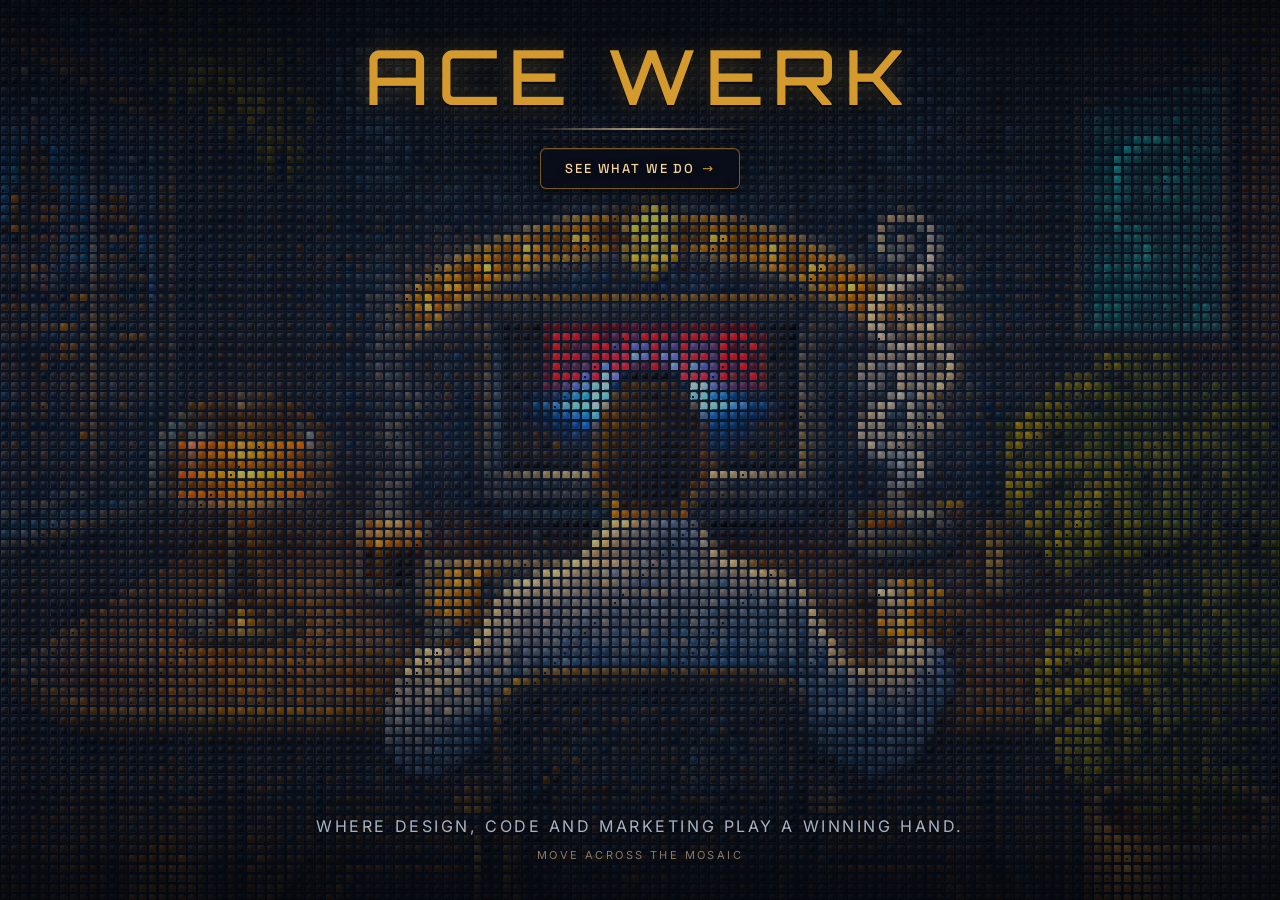
<file: src/indexV18_dollarsign.html>
<!doctype html>
<html lang="en">
<head>
<meta charset="utf-8">
<meta name="viewport" content="width=device-width, initial-scale=1, viewport-fit=cover">
<title>Ace Werk</title>
<link rel="preload" href="/assets/fonts/orbitron-500-latin.woff2" as="font" type="font/woff2" crossorigin>
<link rel="preload" href="/assets/fonts/inter-latin.woff2" as="font" type="font/woff2" crossorigin>
<link rel="stylesheet" href="/assets/fonts/fonts.css">
<style>
  :root{--gold:#d49a2e;--gold-soft:#f4d39e;--ink:#cdd6e6;}
  *{margin:0;padding:0;box-sizing:border-box}
  html,body{height:100%;width:100%;overflow:hidden}
  body{
    background:radial-gradient(125% 125% at 50% 44%, #101a2e 0%, #0a1120 52%, #05070d 100%);
    font-family:'Inter',system-ui,sans-serif;-webkit-tap-highlight-color:transparent;cursor:default;
  }
  #stage{position:fixed;inset:0;display:block;touch-action:none}
  #screenlink{position:fixed;z-index:4;display:block;cursor:pointer;outline:none;-webkit-tap-highlight-color:transparent}
  .scrim{position:fixed;left:0;right:0;pointer-events:none;z-index:2}
  .scrim.top{top:0;height:30vh;background:linear-gradient(to bottom,rgba(4,6,11,.74) 0%,rgba(4,6,11,.28) 45%,rgba(4,6,11,0) 100%);}
  .scrim.bottom{bottom:0;height:26vh;background:linear-gradient(to top,rgba(4,6,11,.78) 0%,rgba(4,6,11,.26) 50%,rgba(4,6,11,0) 100%);}
  .mark{position:fixed;top:max(4.2vh,18px);left:0;right:0;z-index:3;text-align:center;pointer-events:none}
  .mark h1{font-family:'Orbitron',sans-serif; font-weight:500;color:var(--gold);font-size:clamp(28px,6.4vw,76px);letter-spacing:.12em;line-height:1;text-shadow:0 2px 0 rgba(0,0,0,.55),0 0 26px rgba(212,154,46,.28);}
  .mark .rule{width:min(220px,42vw);height:2px;margin:14px auto 0;background:linear-gradient(to right,transparent,var(--gold-soft),transparent);opacity:.7;}
  .foot{position:fixed;bottom:max(4.2vh,18px);left:0;right:0;z-index:3;text-align:center;pointer-events:none}
  .foot p{color:var(--ink);font-size:clamp(12px,2.5vw,16px);letter-spacing:.16em;text-transform:uppercase;opacity:.82;text-shadow:0 1px 8px rgba(0,0,0,.7);}
  .hint{margin-top:12px;color:var(--gold-soft);font-size:11px;letter-spacing:.22em;text-transform:uppercase;opacity:.55;transition:opacity 1s ease;}
  .hint.gone{opacity:0}
  /* discoverability CTA under the mark: on-system ghost button (radius-sm, uppercase 0.14em, accent hover-lift) */
  .enter-cta{
    pointer-events:auto; display:inline-flex; align-items:center; gap:.55em; margin-top:18px;
    padding:11px 24px; border-radius:6px;
    font-family:'Space Grotesk','Inter',system-ui,sans-serif; font-size:13px; font-weight:500;
    letter-spacing:.14em; text-transform:uppercase; text-decoration:none; color:var(--gold-soft);
    background:linear-gradient(to bottom, rgba(9,13,26,.82), rgba(6,9,18,.72));
    -webkit-backdrop-filter:blur(10px) saturate(1.1); backdrop-filter:blur(10px) saturate(1.1);
    border:1px solid rgba(212,154,46,.55);
    box-shadow:0 4px 18px rgba(0,0,0,.5), inset 0 1px 0 rgba(255,255,255,.08);
    text-shadow:0 1px 6px rgba(0,0,0,.85);
    transition:transform .18s ease-out, box-shadow .18s ease-out, border-color .18s ease-out, background .18s ease-out, color .18s ease-out;
  }
  /* fallback where backdrop-filter is unsupported: rely on a near-opaque dark fill */
  @supports not ((backdrop-filter:blur(1px)) or (-webkit-backdrop-filter:blur(1px))){
    .enter-cta{background:linear-gradient(165deg, rgba(9,13,26,.95), rgba(6,9,18,.93));}
  }
  .enter-cta .arw{color:var(--gold); transition:transform .18s ease-out;}
  .enter-cta:hover{
    transform:translateY(-1px); color:#fff; border-color:var(--gold);
    background:linear-gradient(to bottom, rgba(12,17,33,.9), rgba(8,11,22,.82));
    box-shadow:0 6px 22px rgba(0,0,0,.55), inset 0 1px 0 rgba(255,255,255,.12);
  }
  .enter-cta:hover .arw{transform:translateX(3px);}
  .enter-cta:active{transform:scale(.98);}
  .enter-cta:focus-visible{outline:2px solid var(--gold); outline-offset:3px;}
  @media (max-width:640px){ .enter-cta{margin-top:14px; padding:10px 20px; font-size:12px; letter-spacing:.12em;} }
  .fallback{position:fixed;inset:0;display:none;place-items:center;z-index:9;padding:24px;text-align:center;color:var(--ink);font-size:15px;line-height:1.6;}
  @media (prefers-reduced-motion: reduce){ .hint{display:none} .enter-cta,.enter-cta .arw{transition:none} }
  /* click-to-enter: overlays melt away while the mosaic gets pulled into the hole */
  body.entering .mark,body.entering .foot,body.entering .scrim{transition:opacity .5s ease 0s;opacity:0}
  body.entering #screenlink{pointer-events:none;cursor:default}
  body.entering .enter-cta{pointer-events:none}
</style>
</head>
<body>
  <canvas id="stage"></canvas>
  <a id="screenlink" href="our-team.html" aria-label="Explore our work"></a>
  <div class="scrim top"></div>
  <div class="scrim bottom"></div>
  <div class="mark"><h1>ACE&nbsp;WERK</h1><div class="rule"></div><a id="entercta" class="enter-cta" href="our-team.html">See what we do <span class="arw" aria-hidden="true">&rarr;</span></a></div>
  <div class="foot"><p>Where design, code and marketing play a winning hand.</p><div class="hint" id="hint">Move across the mosaic</div></div>
  <div class="fallback" id="fallback">Your browser can't render this WebGL mosaic.<br>Try a current version of Chrome, Safari, Firefox or Edge.</div>

<script>
(function(){
  "use strict";
  const COLS=130, ROWS=130;
  const TILE_B64="[base64]/[base64]/[base64]/[base64]/[base64]/[base64]/[base64]/QUBCQT9ALjc/[base64]/Q0NGJTRLMDY+MDhEIiw6PUFJFyQyTEU/[base64]/[base64]/SkQ+JSs5MC8yLTI+LDM/[base64]/[base64]/Fx8rEiQ8HCs6JjZIDyVBFCEzDhwyDyA2GCIyDhorDRcnBhYsCRgtCh41CRwyDx81EBwvDR0yDCI8ECU+DB84DyA1CRw1DBcmHCo9BhAbECE2ERooJDBABxcrWEw8dFk+UDcbKhcJQCsXSj0ncVw8V0o0Xk87cl9JRERJFyU/[base64]/DRwvKC8uLyUWQTEbRTIYRi0SOSMKQysPNCYUOCcTMSIRLiISMyURMiQSJxoKMh4JJxwPLSEUGhkXKBgKLBsKIhkQJRkOIBkSHxoUFRcZGhsfDRIbCxovEhgkDhYiEiEyQT8+IzE/XFBHh3FNYlE6V0w/[base64]/[base64]/[base64]/[base64]";

  const canvas=document.getElementById('stage');
  const fallback=document.getElementById('fallback');
  const hintEl=document.getElementById('hint');
  const gl=canvas.getContext('webgl2',{alpha:true,premultipliedAlpha:false,antialias:true});
  if(!gl){ fallback.style.display='grid'; return; }
  const reduceMotion=window.matchMedia('(prefers-reduced-motion: reduce)').matches;

  function b64ToBytes(b64){const bin=atob(b64),len=bin.length,out=new Uint8Array(len);for(let i=0;i<len;i++)out[i]=bin.charCodeAt(i);return out;}
  const rgb=b64ToBytes(TILE_B64);
  const N=COLS*ROWS;

  function compile(t,s){const sh=gl.createShader(t);gl.shaderSource(sh,s);gl.compileShader(sh);if(!gl.getShaderParameter(sh,gl.COMPILE_STATUS)){console.error(gl.getShaderInfoLog(sh));return null;}return sh;}

  const VS=`#version 300 es
  precision highp float;
  layout(location=0) in vec2 a_quad;
  layout(location=1) in vec2 a_grid;
  layout(location=2) in vec3 a_color;
  layout(location=3) in float a_rise;
  uniform vec2 u_res; uniform vec2 u_origin; uniform float u_tilePx;
  uniform float u_fill; uniform float u_riseScale; uniform float u_liftPx;
  out vec2 v_local; out vec3 v_color; out float v_rise;
  void main(){
    v_local=a_quad; v_color=a_color; v_rise=a_rise;
    float size=u_tilePx*u_fill*(1.0+u_riseScale*a_rise);
    vec2 c=u_origin+(a_grid+vec2(0.5))*u_tilePx;
    c.y-=u_liftPx*a_rise;
    vec2 px=c+a_quad*size;
    gl_Position=vec4(px.x/u_res.x*2.0-1.0, 1.0-px.y/u_res.y*2.0, 0.0, 1.0);
  }`;

  const FS=`#version 300 es
  precision highp float;
  in vec2 v_local; in vec3 v_color; in float v_rise; out vec4 frag;
  uniform float u_exp; uniform float u_gamma; uniform float u_sat;
  float rbox(vec2 p, vec2 b, float r){vec2 q=abs(p)-b+r;return length(max(q,0.0))+min(max(q.x,q.y),0.0)-r;}
  void main(){
    vec2 p=v_local;
    float d=rbox(p,vec2(0.5),0.16);
    float aa=fwidth(d)*1.25;
    float mask=smoothstep(aa,-aa,d);
    if(mask<=0.002) discard;
    float edge=-d;

    // --- true colour, gently lifted (exposure + midtone gamma + light saturation) ---
    vec3 col=pow(clamp(v_color*u_exp,0.0,1.0), vec3(1.0/u_gamma));
    float l=dot(col,vec3(0.299,0.587,0.114));
    col=mix(vec3(l),col,u_sat);

    // --- crystal facets: these only ADD light, so colour never muddies toward dark ---
    col+=smoothstep(0.5,-0.5,p.y)*0.05;                       // top sheen
    float rim=smoothstep(0.0,0.07,edge)*(1.0-smoothstep(0.07,0.16,edge));
    col+=rim*0.22;                                            // bright bevelled edge
    vec2 sp=p-vec2(-0.20,-0.24);
    col+=exp(-dot(sp,sp)*16.0)*0.16;                          // crisp specular sparkle
    col+=(-p.y)*v_rise*0.13;                                  // hill cap shading on lift

    col=clamp(col,0.0,1.3);
    float alpha=(0.92+0.05*v_rise)*mask;                      // high opacity -> clean, true colour
    frag=vec4(col,alpha);
  }`;

  const prog=gl.createProgram();
  const vs=compile(gl.VERTEX_SHADER,VS), fs=compile(gl.FRAGMENT_SHADER,FS);
  if(!vs||!fs){fallback.style.display='grid';return;}
  gl.attachShader(prog,vs);gl.attachShader(prog,fs);gl.linkProgram(prog);
  if(!gl.getProgramParameter(prog,gl.LINK_STATUS)){console.error(gl.getProgramInfoLog(prog));fallback.style.display='grid';return;}
  gl.useProgram(prog);

  const U={};
  ['u_res','u_origin','u_tilePx','u_fill','u_riseScale','u_liftPx','u_exp','u_gamma','u_sat'].forEach(n=>U[n]=gl.getUniformLocation(prog,n));
  // gentle, true-to-colour grade (tunable)
  gl.uniform1f(U.u_exp,1.28);
  gl.uniform1f(U.u_gamma,1.30);
  gl.uniform1f(U.u_sat,1.22);

  const vao=gl.createVertexArray(); gl.bindVertexArray(vao);
  const quad=new Float32Array([-0.5,-0.5,0.5,-0.5,0.5,0.5,-0.5,-0.5,0.5,0.5,-0.5,0.5]);
  const qb=gl.createBuffer(); gl.bindBuffer(gl.ARRAY_BUFFER,qb); gl.bufferData(gl.ARRAY_BUFFER,quad,gl.STATIC_DRAW);
  gl.enableVertexAttribArray(0); gl.vertexAttribPointer(0,2,gl.FLOAT,false,0,0);

  const gridArr=new Float32Array(N*2), baseCol=new Float32Array(N*3), colArr=new Float32Array(N*3);
  const cx=new Float32Array(N), cy=new Float32Array(N);
  let ii=0;
  for(let gy=0;gy<ROWS;gy++)for(let gx=0;gx<COLS;gx++){
    gridArr[ii*2]=gx; gridArr[ii*2+1]=gy; const o=ii*3;
    baseCol[o]=rgb[o]/255; baseCol[o+1]=rgb[o+1]/255; baseCol[o+2]=rgb[o+2]/255;
    colArr[o]=baseCol[o]; colArr[o+1]=baseCol[o+1]; colArr[o+2]=baseCol[o+2]; ii++;
  }


  // --- the clickable computer "display": a rectangle around the wormhole, minus the man's head ---
  const DSPx0=51,DSPx1=81,DSPy0=42,DSPy1=56;
  const isScreen=new Uint8Array(N);
  for(let gy=DSPy0;gy<=DSPy1;gy++)for(let gx=DSPx0;gx<=DSPx1;gx++){
    const o=(gy*COLS+gx)*3, blue=baseCol[o+2]-Math.max(baseCol[o],baseCol[o+1]);
    if(gx>=60&&gx<=72&&gy>=47&&blue<0.06) continue;   // keep only the head silhouette out of the lift
    isScreen[gy*COLS+gx]=1;
  }
  // fill lone gaps: any screen tile ringed by raised tiles should rise too (consistent hover)
  for(let pass=0;pass<2;pass++){ const add=[];
    for(let gy=DSPy0;gy<=DSPy1;gy++)for(let gx=DSPx0;gx<=DSPx1;gx++){
      if(isScreen[gy*COLS+gx]) continue; let n=0;
      if(gx>DSPx0&&isScreen[gy*COLS+gx-1])n++; if(gx<DSPx1&&isScreen[gy*COLS+gx+1])n++;
      if(gy>DSPy0&&isScreen[(gy-1)*COLS+gx])n++; if(gy<DSPy1&&isScreen[(gy+1)*COLS+gx])n++;
      if(n>=3) add.push(gy*COLS+gx);
    }
    for(const k of add) isScreen[k]=1;
  }
  const gb=gl.createBuffer(); gl.bindBuffer(gl.ARRAY_BUFFER,gb); gl.bufferData(gl.ARRAY_BUFFER,gridArr,gl.STATIC_DRAW);
  gl.enableVertexAttribArray(1); gl.vertexAttribPointer(1,2,gl.FLOAT,false,0,0); gl.vertexAttribDivisor(1,1);
  const cb=gl.createBuffer(); gl.bindBuffer(gl.ARRAY_BUFFER,cb); gl.bufferData(gl.ARRAY_BUFFER,colArr,gl.DYNAMIC_DRAW);
  gl.enableVertexAttribArray(2); gl.vertexAttribPointer(2,3,gl.FLOAT,false,0,0); gl.vertexAttribDivisor(2,1);
  const rise=new Float32Array(N), vel=new Float32Array(N);
  const rb=gl.createBuffer(); gl.bindBuffer(gl.ARRAY_BUFFER,rb); gl.bufferData(gl.ARRAY_BUFFER,rise,gl.DYNAMIC_DRAW);
  gl.enableVertexAttribArray(3); gl.vertexAttribPointer(3,1,gl.FLOAT,false,0,0); gl.vertexAttribDivisor(3,1);

  gl.enable(gl.BLEND); gl.blendFunc(gl.SRC_ALPHA,gl.ONE_MINUS_SRC_ALPHA);

  // ---- animation region ----
  const VCX=65.0,VCY=46.0,VRV=16.0,VCORE=3.2,VARMS=2.0,VPITCH=0.55,VSPEED=1.3,VSTR=1.05;
  const MONx0=49,MONx1=82,MONy0=33,MONy1=57;   // monitor screen, in tile coords
  const vIdx=[],vR=[],vTh=[],vAff=[],vDisk=[],vCore=[],inCenter=new Uint8Array(N); let rowMin=ROWS-1,rowMax=0;
  function ss(x){x=x<0?0:x>1?1:x;return x*x*(3-2*x);}
  for(let gy=MONy0;gy<=MONy1;gy++)for(let gx=MONx0;gx<=MONx1;gx++){
    const dx=gx-VCX,dy=gy-VCY,r=Math.hypot(dx,dy); if(r>=VRV)continue;
    const idx=gy*COLS+gx,o=idx*3;
    const blue=baseCol[o+2]-Math.max(baseCol[o],baseCol[o+1]);
    if(gx>=56&&gx<=75&&gy>=47&&blue<0.06) continue;   // skip the back of his head/shoulders
    const br=(baseCol[o]+baseCol[o+1]+baseCol[o+2])/3;
    let aff=blue*2.4+br*0.6-0.04; aff=aff<0?0:aff>1?1:aff;
    vIdx.push(idx);inCenter[idx]=1;vR.push(r);vTh.push(Math.atan2(dy,dx));vAff.push(aff);vDisk.push(ss(1-r/VRV));vCore.push(ss(r/VCORE));
    if(gy<rowMin)rowMin=gy; if(gy>rowMax)rowMax=gy;
  }
  const vCount=vIdx.length, sliceStart=rowMin*COLS*3, sliceEnd=(rowMax+1)*COLS*3;

  // --- polar coords for EVERY tile around the center (tile units), for the click-to-enter
  //     takeover: the graphic is re-evaluated at a normalised radius, so it scales up as a
  //     pure colour effect -- a zoom illusion in which no tile ever moves ---
  const allR=new Float32Array(N), allTh=new Float32Array(N);
  let maxTileR=0;
  for(let k=0;k<N;k++){
    const dx=gridArr[k*2]-VCX, dy=gridArr[k*2+1]-VCY;
    allR[k]=Math.hypot(dx,dy); allTh[k]=Math.atan2(dy,dx);
    if(allR[k]>maxTileR)maxTileR=allR[k];
  }

  // ================= "ENTER" neon sign on the wormhole screen =================
  // thin 1-tile-stroke glyphs, 3-4 wide x 5 tall; cells = [colOffset,row] (row 0 = top).
  const GLYPH={
    E:{w:3,c:[[0,0],[1,0],[2,0],[0,1],[0,2],[1,2],[2,2],[0,3],[0,4],[1,4],[2,4]]},
    N:{w:4,c:[[0,0],[3,0],[0,1],[1,1],[3,1],[0,2],[1,2],[2,2],[3,2],[0,3],[2,3],[3,3],[0,4],[3,4]]},
    T:{w:3,c:[[0,0],[1,0],[2,0],[1,1],[1,2],[1,3],[1,4]]},
    R:{w:4,c:[[0,0],[1,0],[2,0],[0,1],[3,1],[0,2],[1,2],[2,2],[0,3],[2,3],[0,4],[3,4]]}
  };
  const NEON_WORD="ENTER", NEON_GAP=1, NEON_TOP=43, NEON_MIDX=66;  // centred on the wormhole, above the head
  let neonW=0; for(const ch of NEON_WORD) neonW+=GLYPH[ch].w; neonW+=(NEON_WORD.length-1)*NEON_GAP;
  const neonStartX=Math.round(NEON_MIDX-neonW/2);
  const letterMask=new Uint8Array(N), neonTiles=[], neonHalo=[];
  { let penX=neonStartX;
    for(const ch of NEON_WORD){ const G=GLYPH[ch];
      for(const cc of G.c){ const gx=penX+cc[0], gy=NEON_TOP+cc[1], idx=gy*COLS+gx;
        // only paint tiles that belong to the liftable screen -> the man's head carves letters naturally
        if(gx>=0&&gx<COLS&&gy>=0&&gy<ROWS&&isScreen[idx]&&!letterMask[idx]){ letterMask[idx]=1; neonTiles.push({o:idx*3,v:inCenter[idx]}); }
      }
      penX+=G.w+NEON_GAP;
    }
  }
  { const haloMask=new Uint8Array(N);
    for(const t of neonTiles){ const idx=t.o/3, gx=idx%COLS, gy=(idx/COLS)|0;
      for(let dy=-1;dy<=1;dy++)for(let dx=-1;dx<=1;dx++){ if(!dx&&!dy)continue;
        const nx=gx+dx, ny=gy+dy, ni=ny*COLS+nx;
        if(nx<0||nx>=COLS||ny<0||ny>=ROWS) continue;
        if(isScreen[ni]&&!letterMask[ni]&&!haloMask[ni]){ haloMask[ni]=1; neonHalo.push({o:ni*3,v:inCenter[ni]}); }
      }
    }
  }
  // neon timing (seconds): ignition stutter -> hold full 1-1.5s -> go dark -> repeat
  const NEON_IGNITE=0.60, NEON_FULL=1.35, NEON_OFF=1.05;
  const NEON_FULLSTART=NEON_IGNITE, NEON_FULLEND=NEON_IGNITE+NEON_FULL, NEON_CYCLE=NEON_IGNITE+NEON_FULL+NEON_OFF;
  function neonEnv(t){                                  // 0 or 1 (the "lit" envelope)
    if(t<NEON_FULLSTART) return ((t<0.03)||(t>=0.085&&t<0.115)||(t>=0.185&&t<0.235)||(t>=0.30&&t<0.35)||(t>=0.41))?1.0:0.0;
    if(t<NEON_FULLEND) return 1.0;                      // steady full display
    return 0.0;                                         // dark gap
  }
  const NEON_R=1.0, NEON_G=0.05, NEON_B=0.08;           // saturated neon red
  function applyNeon(a){                                // a = lit amount, 0..1
    if(a<0)a=0; else if(a>1)a=1;
    const inv=1-a, gr=a*0.18;
    for(let i=0;i<neonTiles.length;i++){ const t=neonTiles[i], o=t.o;
      const br=t.v?colArr[o]:baseCol[o], bg=t.v?colArr[o+1]:baseCol[o+1], bb=t.v?colArr[o+2]:baseCol[o+2];
      colArr[o]=c01(br*inv+NEON_R*a+gr); colArr[o+1]=c01(bg*inv+NEON_G*a); colArr[o+2]=c01(bb*inv+NEON_B*a);
    }
    const h=a*0.20;                                     // faint 1-tile bloom halo
    for(let i=0;i<neonHalo.length;i++){ const t=neonHalo[i], o=t.o;
      const br=t.v?colArr[o]:baseCol[o], bg=t.v?colArr[o+1]:baseCol[o+1], bb=t.v?colArr[o+2]:baseCol[o+2];
      colArr[o]=c01(br+h); colArr[o+1]=c01(bg+h*0.05); colArr[o+2]=c01(bb+h*0.10);
    }
  }

  // ---- cover-fit layout ----
  let DPR=1,tilePx=1,originX=0,originY=0,radius2=1,didInit=false;
  function layout(){
    DPR=Math.min(window.devicePixelRatio||1,2);
    const w=Math.round(window.innerWidth*DPR), h=Math.round(window.innerHeight*DPR);
    canvas.width=w; canvas.height=h;
    canvas.style.width=window.innerWidth+'px'; canvas.style.height=window.innerHeight+'px';
    gl.viewport(0,0,w,h);
    tilePx=Math.max(w/COLS,h/ROWS);
    const desktop=window.matchMedia('(min-width:900px) and (pointer:fine)').matches;
    const availTop=(ROWS*tilePx - h)/2;                        // vertical overflow above centre
    const yOff=desktop ? Math.min(10*tilePx, Math.max(0,availTop)) : 0;
    originX=(w-COLS*tilePx)/2; originY=(h-ROWS*tilePx)/2 + yOff;
    const radius=tilePx*8.25; radius2=radius*radius;
    for(let k=0;k<N;k++){cx[k]=originX+(gridArr[k*2]+0.5)*tilePx; cy[k]=originY+(gridArr[k*2+1]+0.5)*tilePx;}
    gl.uniform2f(U.u_res,w,h); gl.uniform2f(U.u_origin,originX,originY);
    gl.uniform1f(U.u_tilePx,tilePx); gl.uniform1f(U.u_fill,0.87);   // thinner grout -> lighter feel
    gl.uniform1f(U.u_riseScale,0.20); gl.uniform1f(U.u_liftPx,tilePx*0.40);
    const sl=document.getElementById('screenlink');
    if(sl){
      sl.style.left  =((originX+DSPx0*tilePx)/DPR)+'px';
      sl.style.top   =((originY+DSPy0*tilePx)/DPR)+'px';
      sl.style.width =(((DSPx1-DSPx0+1)*tilePx)/DPR)+'px';
      sl.style.height=(((DSPy1-DSPy0+1)*tilePx)/DPR)+'px';
    }
    if(!didInit){pxv=w/2;pyv=h/2;didInit=true;}
  }
  window.addEventListener('resize',layout);

  // ---- pointer ----
  let pxv=0,pyv=0,active=false,lastInteract=-1;
  function setP(x,y){pxv=x*DPR;pyv=y*DPR;active=true;lastInteract=performance.now();if(hintEl&&!hintEl.classList.contains('gone'))hintEl.classList.add('gone');}
  function clrP(){active=false;}
  if(!reduceMotion){
    window.addEventListener('mousemove',e=>setP(e.clientX,e.clientY),{passive:true});
    window.addEventListener('mouseleave',clrP,{passive:true});
    window.addEventListener('touchstart',e=>{const t=e.touches[0];if(t)setP(t.clientX,t.clientY);},{passive:true});
    window.addEventListener('touchmove',e=>{const t=e.touches[0];if(t)setP(t.clientX,t.clientY);},{passive:true});
    window.addEventListener('touchend',clrP,{passive:true});
  }
  layout();

  // ---- click-to-enter: the graphic expands over the mosaic, then the core blacks it out ----
  const SUCK_DUR=1.75;                    // seconds: how long the animation runs
  const ANIM_MS=SUCK_DUR*1000;            // fixed navigation time (ms), aligned with animation
  const FALLBACK_MS=2400;                 // safety cap in case everything stalls
  let sucking=false, suckStart=0, suckT=0;
  let navTimer=null, fallbackTimer=null;
  const linkEl=document.getElementById('screenlink');
  const ctaEl=document.getElementById('entercta');
  function beginEnter(e){
      if(reduceMotion) return;                       // reduced motion: let the link navigate normally
      e.preventDefault(); e.stopPropagation();
      if(sucking) return;                            // ignore rapid double-clicks
      sucking=true; suckStart=performance.now();
      suckT=0;
      document.body.classList.add('entering');
      const target=e.currentTarget.href;

      // Fixed navigation: always leave after ANIM_MS, regardless of preload state.
      navTimer=setTimeout(()=>{
        if(sucking) window.location.replace(target);
      },ANIM_MS);

      // Preload the next page in parallel so there is no black delay after animation.
      const preload=document.createElement('iframe');
      preload.src=target;
      preload.style.cssText='position:fixed;top:-999px;left:-999px;width:1px;height:1px;border:none;opacity:0;pointer-events:none;';
      // Intentionally: onload does NOT trigger navigation; we always use the fixed ANIM_MS timer.
      document.body.appendChild(preload);

      // Fallback: if something is stuck, still navigate.
      fallbackTimer=setTimeout(()=>{
        window.location.href=target;
      },FALLBACK_MS);

      // Watch for tab-switch / page-hide so we can clean up; don't cancel while user is on the page.
      const onVisibility=()=>{
        if(document.hidden){
          sucking=false;
          document.body.classList.remove('entering');
          clearTimeout(navTimer);
          clearTimeout(fallbackTimer);
        }
      };
      document.addEventListener('visibilitychange', onVisibility);
  }
  if(linkEl) linkEl.addEventListener('click',beginEnter);
  if(ctaEl)  ctaEl.addEventListener('click',beginEnter);

  const STIFF=0.16,DAMP=0.80;
  const RELEASE=0.04;                 // low = tiles fall back slowly, trailing the cursor
  const SCREEN_RISE=1.0, SCREEN_FALL=0.09;   // the whole screen lifts together like a button
  const SCREEN_STIFF=0.06, SCREEN_DAMP=0.88;  // gentle swell on rise (less abrupt than the radius hover)
  // --- auto-attract: while nobody is interacting, the screen performs its own "hover" so passive
  //     desktop viewers and mobile visitors see it lift + light up + spin without touching anything ---
  const ATTRACT_IDLE=2600;                     // ms of no pointer activity before the demo may play
  const ATTRACT_LEAD=2.2, ATTRACT_RELEAD=1.2;  // s of quiet before the first / next pulse
  const ATTRACT_RISE=1.0, ATTRACT_HOLD=1.4, ATTRACT_FALL=1.2, ATTRACT_GAP=4.5; // s, one pulse shape
  const ATTRACT_CYCLE=ATTRACT_RISE+ATTRACT_HOLD+ATTRACT_FALL+ATTRACT_GAP;
  let attractPhase=-ATTRACT_LEAD;              // seconds; negative = counting down the quiet lead-in
  let animT=0,lastNow=0,mon=0,neonT=0;   // animation phase + smoothed screen-hover amount + neon phase
  // a few warm embers that drift inside the center on hover
  const EMB=[]; for(let i=0;i<5;i++) EMB.push({r:2.4+Math.random()*5.2,a:Math.random()*6.283,sp:0.6+Math.random()*0.8,bob:0.5+Math.random()*0.9,ph:Math.random()*6.283,fl:1.6+Math.random()*1.8});
  function c01(x){return x<0?0:x>1?1:x;}

  function frame(now){
    if(!reduceMotion){
      let dt=lastNow?(now-lastNow)*0.001:0.016; lastNow=now; if(dt>0.05)dt=0.05;

      // is the cursor over the clickable screen?
      let overScreen=0;
      if(active){
        const sx0=originX+DSPx0*tilePx, sx1=originX+(DSPx1+1)*tilePx, sy0=originY+DSPy0*tilePx, sy1=originY+(DSPy1+1)*tilePx;
        if(pxv>=sx0&&pxv<=sx1&&pyv>=sy0&&pyv<=sy1) overScreen=1;
      }

      // auto-attract demo: runs only while the visitor is idle; any real pointer activity yields to them
      const idle=(lastInteract<0)||(now-lastInteract>ATTRACT_IDLE);
      if(idle) attractPhase+=dt; else attractPhase=-ATTRACT_RELEAD;
      let attract=0;
      if(attractPhase>=0){
        const tp=attractPhase%ATTRACT_CYCLE;
        if(tp<ATTRACT_RISE) attract=ss(tp/ATTRACT_RISE);
        else if(tp<ATTRACT_RISE+ATTRACT_HOLD) attract=1;
        else if(tp<ATTRACT_RISE+ATTRACT_HOLD+ATTRACT_FALL) attract=ss(1-(tp-ATTRACT_RISE-ATTRACT_HOLD)/ATTRACT_FALL);
      }
      // click-to-enter: seconds elapsed since the click
      if(sucking) suckT=Math.min((now-suckStart)*0.001,SUCK_DUR);
      let drive=overScreen>attract?overScreen:attract;   // 0..1 : real hover OR the attract pulse
      if(sucking) drive=1;                               // the hole blazes at full while it feeds
      // on click the raised screen settles back flush with the rest of the art
      const liftTarget=sucking?0:SCREEN_RISE*drive;

      for(let k=0;k<N;k++){
        let target=0.0, fall=RELEASE, stiff=STIFF, damp=DAMP;
        if(isScreen[k]){                       // screen tiles lift together; drop only when the drive releases
          target=liftTarget; fall=SCREEN_FALL; stiff=SCREEN_STIFF; damp=SCREEN_DAMP;
        } else if(active && !overScreen){       // normal radius hover elsewhere (suppressed over the screen)
          const dx=cx[k]-pxv,dy=cy[k]-pyv,d2=dx*dx+dy*dy;
          if(d2<radius2){const t=1.0-Math.sqrt(d2/radius2); target=t*t*(3.0-2.0*t);}
        }
        let r=rise[k];
        if(target>r){ let v=vel[k]; v+=(target-r)*stiff; v*=damp; r+=v; if(r>1.15)r=1.15; vel[k]=v; }
        else { r+=(target-r)*fall; if(r<0)r=0; vel[k]=0; }
        rise[k]=r;
      }
      gl.bindBuffer(gl.ARRAY_BUFFER,rb); gl.bufferSubData(gl.ARRAY_BUFFER,0,rise);

      // spiral: always spinning; speeds up + adds drifting embers while driven (hover or attract)
      mon+=(drive-mon)*0.06;
      const speed=VSPEED*(1.0+mon*1.2+(sucking?4.0*ss(suckT/SUCK_DUR):0));  // arms whip up during entry
      animT+=dt*speed;                          // integrate so speed changes stay smooth
      const gMul=1.0+mon*0.6, cyan=mon*0.22;      // brighter + cooler/cyan when driven
      // resting accretion glow: a steady blue disk-haze so the black hole reads as "alive" at rest.
      // hover/attract still wins clearly via brighter arms, cyan shift, a wider halo, embers, speed + lift.
      const haloR=0.02+mon*0.03, haloG=0.05+mon*0.11, haloB=0.16+mon*0.16;
      for(let j=0;j<vCount;j++){
        const phase=vTh[j]*VARMS+vR[j]*VPITCH - animT;
        let arm=0.5+0.5*Math.sin(phase); arm=(arm-0.18)/0.82; arm=arm<0?0:arm>1?1:arm;  // lifted floor -> arms read at rest
        const shape=vDisk[j]*vCore[j]*vAff[j];      // disk footprint: dark at the singularity, glowing in the ring
        const g=arm*shape*VSTR, o=vIdx[j]*3;
        colArr[o]  =c01(baseCol[o]  + g*0.10*gMul        + shape*haloR);
        colArr[o+1]=c01(baseCol[o+1]+ g*(0.42+cyan)*gMul + shape*haloG);
        colArr[o+2]=c01(baseCol[o+2]+ g*0.95*gMul        + shape*haloB);
      }
      if(mon>0.01){                              // subtle warm embers, hover only
        const te=now*0.001;
        for(let i=0;i<EMB.length;i++){
          const e=EMB[i], ang=e.a+animT*0.5*e.sp, rr=e.r+Math.sin(te*e.bob+e.ph)*1.2;
          const gxr=Math.round(VCX+Math.cos(ang)*rr), gyr=Math.round(VCY+Math.sin(ang)*rr-1.5);
          const idx=gyr*COLS+gxr;
          if(gxr<0||gxr>=COLS||gyr<0||gyr>=ROWS||!inCenter[idx]) continue;
          const flick=0.55+0.45*Math.sin(te*e.fl+e.ph), it=mon*flick*0.6, o=idx*3;
          colArr[o]=c01(colArr[o]+it*0.9); colArr[o+1]=c01(colArr[o+1]+it*0.45); colArr[o+2]=c01(colArr[o+2]+it*0.12);
        }
      }
      // --- ENTER neon sign: idle flicker, pulled to full by hover OR the attract pulse ---
      if(drive>0.55){ neonT=NEON_FULLSTART; }                 // hover/attract holds the "full display" point
      else { neonT+=dt; if(neonT>=NEON_CYCLE) neonT-=NEON_CYCLE; }
      let nEnv=overScreen?1.0:Math.max(neonEnv(neonT),attract);
      if(nEnv>0){ const buzz=0.94+0.06*(0.5+0.5*Math.sin(now*0.03)); nEnv*=buzz; }  // gentle tube shimmer while lit
      applyNeon(nEnv*(0.9+0.34*mon));                         // a touch brighter while driven

      // ================ click-to-enter: the graphic expands over the mosaic ================
      // Pure colour illusion -- no tile moves. Every tile is re-evaluated with the SAME arm formula
      // at a normalised radius rn = r/scale, so the graphic reads as the original spiral magnified,
      // spinning in the same direction. A growing black core (C0) then swallows the whole frame.
      if(sucking){
        const pR=ss(Math.min(suckT/2.1,1));                   // disk expansion: full mosaic by 2.1s
        const s=1+((maxTileR*1.35)/VRV-1)*pR;                 // graphic scale (1 = original size)
        // the black hole itself: a true-black disc, visible from the FIRST frame, that grows with
        // the graphic and then outgrows it -- by 2.6s the horizon has swallowed the whole disk
        const pC=ss(Math.min(suckT/2.6,1));
        const coreR=VCORE+(VRV+2.5-VCORE)*pC;                 // horizon radius, in graphic units
        const gB=1.0+0.35*pR;                                 // gentle brightening as the arms grow
        const fadeIn=ss(Math.min(suckT/0.35,1));              // soft engage: no pop at the click
        for(let k=0;k<N;k++){
          const rn=allR[k]/s; if(rn>=VRV) continue;           // outside the expanding rim: untouched
          let cov=(VRV-rn)/2.5; cov=cov>1?1:cov; cov=cov*cov*(3-2*cov); cov*=fadeIn;   // soft leading edge
          let arm=0.5+0.5*Math.sin(allTh[k]*VARMS+rn*VPITCH - animT);
          arm=(arm-0.18)/0.82; arm=arm<0?0:arm>1?1:arm;
          const disk=ss(1-rn/VRV);
          let core=(rn-coreR)/2.6; core=core<0?0:core>1?1:core; core=core*core*(3-2*core);   // soft horizon edge
          const shape=disk*core, o=k*3;
          // palette sampled from the screen artwork itself: deep navy-purple haze around the horizon,
          // arms in the art's own blue (R ~ half of B, green held down -- no teal)
          const vr=c01(shape*(0.10+arm*0.18*gB));
          const vg=c01(shape*(0.10+arm*0.34*gB));
          const vb=c01(shape*(0.22+arm*0.85*gB));
          const sr=inCenter[k]?colArr[o]:baseCol[o], sg=inCenter[k]?colArr[o+1]:baseCol[o+1], sb=inCenter[k]?colArr[o+2]:baseCol[o+2];
          colArr[o]=sr+(vr-sr)*cov; colArr[o+1]=sg+(vg-sg)*cov; colArr[o+2]=sb+(vb-sb)*cov;
        }
      }

      gl.bindBuffer(gl.ARRAY_BUFFER,cb);
      if(sucking) gl.bufferSubData(gl.ARRAY_BUFFER,0,colArr);
      else gl.bufferSubData(gl.ARRAY_BUFFER,sliceStart*4,colArr.subarray(sliceStart,sliceEnd));
    }
    gl.clearColor(0,0,0,0); gl.clear(gl.COLOR_BUFFER_BIT);
    gl.bindVertexArray(vao); gl.drawArraysInstanced(gl.TRIANGLES,0,6,N);
    requestAnimationFrame(frame);
  }
  // reduced-motion: no flicker, but bake a steady sign once so the entry cue is still present
  if(reduceMotion){ applyNeon(0.95); gl.bindBuffer(gl.ARRAY_BUFFER,cb); gl.bufferSubData(gl.ARRAY_BUFFER,sliceStart*4,colArr.subarray(sliceStart,sliceEnd)); }
  requestAnimationFrame(frame);
})();
</script>
</body>
</html>
</file>
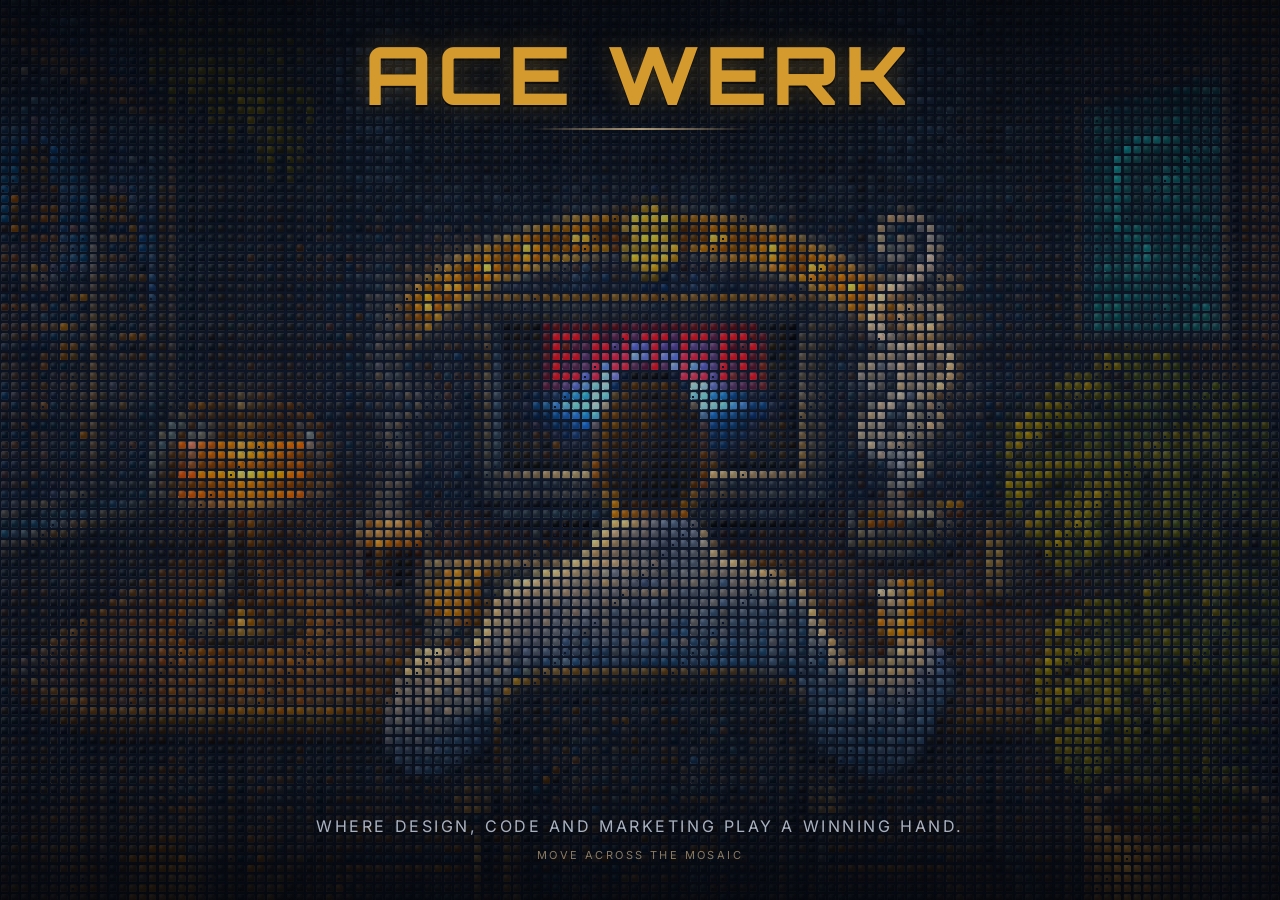
<file: src/indexV9.html>
<!doctype html>
<html lang="en">
<head>
<meta charset="utf-8">
<meta name="viewport" content="width=device-width, initial-scale=1, viewport-fit=cover">
<title>Ace Werk</title>
<link rel="preload" href="/assets/fonts/orbitron-500-latin.woff2" as="font" type="font/woff2" crossorigin>
<link rel="preload" href="/assets/fonts/inter-latin.woff2" as="font" type="font/woff2" crossorigin>
<link rel="stylesheet" href="/assets/fonts/fonts.css">
<style>
  :root{--gold:#d49a2e;--gold-soft:#f4d39e;--ink:#cdd6e6;}
  *{margin:0;padding:0;box-sizing:border-box}
  html,body{height:100%;width:100%;overflow:hidden}
  body{
    background:radial-gradient(125% 125% at 50% 44%, #101a2e 0%, #0a1120 52%, #05070d 100%);
    font-family:'Inter',system-ui,sans-serif;-webkit-tap-highlight-color:transparent;cursor:default;
  }
  #stage{position:fixed;inset:0;display:block;touch-action:none}
  #screenlink{position:fixed;z-index:4;display:block;cursor:pointer;outline:none;-webkit-tap-highlight-color:transparent}
  .scrim{position:fixed;left:0;right:0;pointer-events:none;z-index:2}
  .scrim.top{top:0;height:30vh;background:linear-gradient(to bottom,rgba(4,6,11,.74) 0%,rgba(4,6,11,.28) 45%,rgba(4,6,11,0) 100%);}
  .scrim.bottom{bottom:0;height:26vh;background:linear-gradient(to top,rgba(4,6,11,.78) 0%,rgba(4,6,11,.26) 50%,rgba(4,6,11,0) 100%);}
  .mark{position:fixed;top:max(4.2vh,18px);left:0;right:0;z-index:3;text-align:center;pointer-events:none}
  .mark h1{font-family:'Orbitron',sans-serif;color:var(--gold);font-size:clamp(28px,6.4vw,76px);letter-spacing:.12em;line-height:1;text-shadow:0 2px 0 rgba(0,0,0,.55),0 0 26px rgba(212,154,46,.28);}
  .mark .rule{width:min(220px,42vw);height:2px;margin:14px auto 0;background:linear-gradient(to right,transparent,var(--gold-soft),transparent);opacity:.7;}
  .foot{position:fixed;bottom:max(4.2vh,18px);left:0;right:0;z-index:3;text-align:center;pointer-events:none}
  .foot p{color:var(--ink);font-size:clamp(12px,2.5vw,16px);letter-spacing:.16em;text-transform:uppercase;opacity:.82;text-shadow:0 1px 8px rgba(0,0,0,.7);}
  .hint{margin-top:12px;color:var(--gold-soft);font-size:11px;letter-spacing:.22em;text-transform:uppercase;opacity:.55;transition:opacity 1s ease;}
  .hint.gone{opacity:0}
  .fallback{position:fixed;inset:0;display:none;place-items:center;z-index:9;padding:24px;text-align:center;color:var(--ink);font-size:15px;line-height:1.6;}
  @media (prefers-reduced-motion: reduce){ .hint{display:none} }
</style>
</head>
<body>
  <canvas id="stage"></canvas>
  <a id="screenlink" href="our-team.html" aria-label="Explore our work"></a>
  <div class="scrim top"></div>
  <div class="scrim bottom"></div>
  <div class="mark"><h1>ACE&nbsp;WERK</h1><div class="rule"></div></div>
  <div class="foot"><p>Where design, code and marketing play a winning hand.</p><div class="hint" id="hint">Move across the mosaic</div></div>
  <div class="fallback" id="fallback">Your browser can't render this WebGL mosaic.<br>Try a current version of Chrome, Safari, Firefox or Edge.</div>

<script>
(function(){
  "use strict";
  const COLS=130, ROWS=130;
  const TILE_B64="[base64]/[base64]/[base64]/[base64]/[base64]/[base64]/[base64]/QUBCQT9ALjc/[base64]/Q0NGJTRLMDY+MDhEIiw6PUFJFyQyTEU/[base64]/[base64]/SkQ+JSs5MC8yLTI+LDM/[base64]/[base64]/Fx8rEiQ8HCs6JjZIDyVBFCEzDhwyDyA2GCIyDhorDRcnBhYsCRgtCh41CRwyDx81EBwvDR0yDCI8ECU+DB84DyA1CRw1DBcmHCo9BhAbECE2ERooJDBABxcrWEw8dFk+UDcbKhcJQCsXSj0ncVw8V0o0Xk87cl9JRERJFyU/[base64]/DRwvKC8uLyUWQTEbRTIYRi0SOSMKQysPNCYUOCcTMSIRLiISMyURMiQSJxoKMh4JJxwPLSEUGhkXKBgKLBsKIhkQJRkOIBkSHxoUFRcZGhsfDRIbCxovEhgkDhYiEiEyQT8+IzE/XFBHh3FNYlE6V0w/[base64]/[base64]/[base64]/[base64]";

  const canvas=document.getElementById('stage');
  const fallback=document.getElementById('fallback');
  const hintEl=document.getElementById('hint');
  const gl=canvas.getContext('webgl2',{alpha:true,premultipliedAlpha:false,antialias:true});
  if(!gl){ fallback.style.display='grid'; return; }
  const reduceMotion=window.matchMedia('(prefers-reduced-motion: reduce)').matches;

  function b64ToBytes(b64){const bin=atob(b64),len=bin.length,out=new Uint8Array(len);for(let i=0;i<len;i++)out[i]=bin.charCodeAt(i);return out;}
  const rgb=b64ToBytes(TILE_B64);
  const N=COLS*ROWS;

  function compile(t,s){const sh=gl.createShader(t);gl.shaderSource(sh,s);gl.compileShader(sh);if(!gl.getShaderParameter(sh,gl.COMPILE_STATUS)){console.error(gl.getShaderInfoLog(sh));return null;}return sh;}

  const VS=`#version 300 es
  precision highp float;
  layout(location=0) in vec2 a_quad;
  layout(location=1) in vec2 a_grid;
  layout(location=2) in vec3 a_color;
  layout(location=3) in float a_rise;
  uniform vec2 u_res; uniform vec2 u_origin; uniform float u_tilePx;
  uniform float u_fill; uniform float u_riseScale; uniform float u_liftPx;
  out vec2 v_local; out vec3 v_color; out float v_rise;
  void main(){
    v_local=a_quad; v_color=a_color; v_rise=a_rise;
    float size=u_tilePx*u_fill*(1.0+u_riseScale*a_rise);
    vec2 c=u_origin+(a_grid+vec2(0.5))*u_tilePx;
    c.y-=u_liftPx*a_rise;
    vec2 px=c+a_quad*size;
    gl_Position=vec4(px.x/u_res.x*2.0-1.0, 1.0-px.y/u_res.y*2.0, 0.0, 1.0);
  }`;

  const FS=`#version 300 es
  precision highp float;
  in vec2 v_local; in vec3 v_color; in float v_rise; out vec4 frag;
  uniform float u_exp; uniform float u_gamma; uniform float u_sat;
  float rbox(vec2 p, vec2 b, float r){vec2 q=abs(p)-b+r;return length(max(q,0.0))+min(max(q.x,q.y),0.0)-r;}
  void main(){
    vec2 p=v_local;
    float d=rbox(p,vec2(0.5),0.16);
    float aa=fwidth(d)*1.25;
    float mask=smoothstep(aa,-aa,d);
    if(mask<=0.002) discard;
    float edge=-d;

    // --- true colour, gently lifted (exposure + midtone gamma + light saturation) ---
    vec3 col=pow(clamp(v_color*u_exp,0.0,1.0), vec3(1.0/u_gamma));
    float l=dot(col,vec3(0.299,0.587,0.114));
    col=mix(vec3(l),col,u_sat);

    // --- crystal facets: these only ADD light, so colour never muddies toward dark ---
    col+=smoothstep(0.5,-0.5,p.y)*0.05;                       // top sheen
    float rim=smoothstep(0.0,0.07,edge)*(1.0-smoothstep(0.07,0.16,edge));
    col+=rim*0.22;                                            // bright bevelled edge
    vec2 sp=p-vec2(-0.20,-0.24);
    col+=exp(-dot(sp,sp)*16.0)*0.16;                          // crisp specular sparkle
    col+=(-p.y)*v_rise*0.13;                                  // hill cap shading on lift

    col=clamp(col,0.0,1.3);
    float alpha=(0.92+0.05*v_rise)*mask;                      // high opacity -> clean, true colour
    frag=vec4(col,alpha);
  }`;

  const prog=gl.createProgram();
  const vs=compile(gl.VERTEX_SHADER,VS), fs=compile(gl.FRAGMENT_SHADER,FS);
  if(!vs||!fs){fallback.style.display='grid';return;}
  gl.attachShader(prog,vs);gl.attachShader(prog,fs);gl.linkProgram(prog);
  if(!gl.getProgramParameter(prog,gl.LINK_STATUS)){console.error(gl.getProgramInfoLog(prog));fallback.style.display='grid';return;}
  gl.useProgram(prog);

  const U={};
  ['u_res','u_origin','u_tilePx','u_fill','u_riseScale','u_liftPx','u_exp','u_gamma','u_sat'].forEach(n=>U[n]=gl.getUniformLocation(prog,n));
  // gentle, true-to-colour grade (tunable)
  gl.uniform1f(U.u_exp,1.28);
  gl.uniform1f(U.u_gamma,1.30);
  gl.uniform1f(U.u_sat,1.22);

  const vao=gl.createVertexArray(); gl.bindVertexArray(vao);
  const quad=new Float32Array([-0.5,-0.5,0.5,-0.5,0.5,0.5,-0.5,-0.5,0.5,0.5,-0.5,0.5]);
  const qb=gl.createBuffer(); gl.bindBuffer(gl.ARRAY_BUFFER,qb); gl.bufferData(gl.ARRAY_BUFFER,quad,gl.STATIC_DRAW);
  gl.enableVertexAttribArray(0); gl.vertexAttribPointer(0,2,gl.FLOAT,false,0,0);

  const gridArr=new Float32Array(N*2), baseCol=new Float32Array(N*3), colArr=new Float32Array(N*3);
  const cx=new Float32Array(N), cy=new Float32Array(N);
  let ii=0;
  for(let gy=0;gy<ROWS;gy++)for(let gx=0;gx<COLS;gx++){
    gridArr[ii*2]=gx; gridArr[ii*2+1]=gy; const o=ii*3;
    baseCol[o]=rgb[o]/255; baseCol[o+1]=rgb[o+1]/255; baseCol[o+2]=rgb[o+2]/255;
    colArr[o]=baseCol[o]; colArr[o+1]=baseCol[o+1]; colArr[o+2]=baseCol[o+2]; ii++;
  }


  // --- the clickable computer "display": a rectangle around the wormhole, minus the man's head ---
  const DSPx0=51,DSPx1=81,DSPy0=42,DSPy1=56;
  const isScreen=new Uint8Array(N);
  for(let gy=DSPy0;gy<=DSPy1;gy++)for(let gx=DSPx0;gx<=DSPx1;gx++){
    const o=(gy*COLS+gx)*3, blue=baseCol[o+2]-Math.max(baseCol[o],baseCol[o+1]);
    if(gx>=60&&gx<=72&&gy>=47&&blue<0.06) continue;   // keep only the head silhouette out of the lift
    isScreen[gy*COLS+gx]=1;
  }
  // fill lone gaps: any screen tile ringed by raised tiles should rise too (consistent hover)
  for(let pass=0;pass<2;pass++){ const add=[];
    for(let gy=DSPy0;gy<=DSPy1;gy++)for(let gx=DSPx0;gx<=DSPx1;gx++){
      if(isScreen[gy*COLS+gx]) continue; let n=0;
      if(gx>DSPx0&&isScreen[gy*COLS+gx-1])n++; if(gx<DSPx1&&isScreen[gy*COLS+gx+1])n++;
      if(gy>DSPy0&&isScreen[(gy-1)*COLS+gx])n++; if(gy<DSPy1&&isScreen[(gy+1)*COLS+gx])n++;
      if(n>=3) add.push(gy*COLS+gx);
    }
    for(const k of add) isScreen[k]=1;
  }
  const gb=gl.createBuffer(); gl.bindBuffer(gl.ARRAY_BUFFER,gb); gl.bufferData(gl.ARRAY_BUFFER,gridArr,gl.STATIC_DRAW);
  gl.enableVertexAttribArray(1); gl.vertexAttribPointer(1,2,gl.FLOAT,false,0,0); gl.vertexAttribDivisor(1,1);
  const cb=gl.createBuffer(); gl.bindBuffer(gl.ARRAY_BUFFER,cb); gl.bufferData(gl.ARRAY_BUFFER,colArr,gl.DYNAMIC_DRAW);
  gl.enableVertexAttribArray(2); gl.vertexAttribPointer(2,3,gl.FLOAT,false,0,0); gl.vertexAttribDivisor(2,1);
  const rise=new Float32Array(N), vel=new Float32Array(N);
  const rb=gl.createBuffer(); gl.bindBuffer(gl.ARRAY_BUFFER,rb); gl.bufferData(gl.ARRAY_BUFFER,rise,gl.DYNAMIC_DRAW);
  gl.enableVertexAttribArray(3); gl.vertexAttribPointer(3,1,gl.FLOAT,false,0,0); gl.vertexAttribDivisor(3,1);

  gl.enable(gl.BLEND); gl.blendFunc(gl.SRC_ALPHA,gl.ONE_MINUS_SRC_ALPHA);

  // ---- animation region ----
  const VCX=65.0,VCY=46.0,VRV=16.0,VCORE=3.2,VARMS=2.0,VPITCH=0.55,VSPEED=1.3,VSTR=1.05;
  const MONx0=49,MONx1=82,MONy0=33,MONy1=57;   // monitor screen, in tile coords
  const vIdx=[],vR=[],vTh=[],vAff=[],vDisk=[],vCore=[],inCenter=new Uint8Array(N); let rowMin=ROWS-1,rowMax=0;
  function ss(x){x=x<0?0:x>1?1:x;return x*x*(3-2*x);}
  for(let gy=MONy0;gy<=MONy1;gy++)for(let gx=MONx0;gx<=MONx1;gx++){
    const dx=gx-VCX,dy=gy-VCY,r=Math.hypot(dx,dy); if(r>=VRV)continue;
    const idx=gy*COLS+gx,o=idx*3;
    const blue=baseCol[o+2]-Math.max(baseCol[o],baseCol[o+1]);
    if(gx>=56&&gx<=75&&gy>=47&&blue<0.06) continue;   // skip the back of his head/shoulders
    const br=(baseCol[o]+baseCol[o+1]+baseCol[o+2])/3;
    let aff=blue*2.4+br*0.6-0.04; aff=aff<0?0:aff>1?1:aff;
    vIdx.push(idx);inCenter[idx]=1;vR.push(r);vTh.push(Math.atan2(dy,dx));vAff.push(aff);vDisk.push(ss(1-r/VRV));vCore.push(ss(r/VCORE));
    if(gy<rowMin)rowMin=gy; if(gy>rowMax)rowMax=gy;
  }
  const vCount=vIdx.length, sliceStart=rowMin*COLS*3, sliceEnd=(rowMax+1)*COLS*3;

  // ================= "ENTER" neon sign on the wormhole screen =================
  // thin 1-tile-stroke glyphs, 3-4 wide x 5 tall; cells = [colOffset,row] (row 0 = top).
  const GLYPH={
    E:{w:3,c:[[0,0],[1,0],[2,0],[0,1],[0,2],[1,2],[2,2],[0,3],[0,4],[1,4],[2,4]]},
    N:{w:4,c:[[0,0],[3,0],[0,1],[1,1],[3,1],[0,2],[1,2],[2,2],[3,2],[0,3],[2,3],[3,3],[0,4],[3,4]]},
    T:{w:3,c:[[0,0],[1,0],[2,0],[1,1],[1,2],[1,3],[1,4]]},
    R:{w:4,c:[[0,0],[1,0],[2,0],[0,1],[3,1],[0,2],[1,2],[2,2],[0,3],[2,3],[0,4],[3,4]]}
  };
  const NEON_WORD="ENTER", NEON_GAP=1, NEON_TOP=43, NEON_MIDX=66;  // centred on the wormhole, above the head
  let neonW=0; for(const ch of NEON_WORD) neonW+=GLYPH[ch].w; neonW+=(NEON_WORD.length-1)*NEON_GAP;
  const neonStartX=Math.round(NEON_MIDX-neonW/2);
  const letterMask=new Uint8Array(N), neonTiles=[], neonHalo=[];
  { let penX=neonStartX;
    for(const ch of NEON_WORD){ const G=GLYPH[ch];
      for(const cc of G.c){ const gx=penX+cc[0], gy=NEON_TOP+cc[1], idx=gy*COLS+gx;
        // only paint tiles that belong to the liftable screen -> the man's head carves letters naturally
        if(gx>=0&&gx<COLS&&gy>=0&&gy<ROWS&&isScreen[idx]&&!letterMask[idx]){ letterMask[idx]=1; neonTiles.push({o:idx*3,v:inCenter[idx]}); }
      }
      penX+=G.w+NEON_GAP;
    }
  }
  { const haloMask=new Uint8Array(N);
    for(const t of neonTiles){ const idx=t.o/3, gx=idx%COLS, gy=(idx/COLS)|0;
      for(let dy=-1;dy<=1;dy++)for(let dx=-1;dx<=1;dx++){ if(!dx&&!dy)continue;
        const nx=gx+dx, ny=gy+dy, ni=ny*COLS+nx;
        if(nx<0||nx>=COLS||ny<0||ny>=ROWS) continue;
        if(isScreen[ni]&&!letterMask[ni]&&!haloMask[ni]){ haloMask[ni]=1; neonHalo.push({o:ni*3,v:inCenter[ni]}); }
      }
    }
  }
  // neon timing (seconds): ignition stutter -> hold full 1-1.5s -> go dark -> repeat
  const NEON_IGNITE=0.60, NEON_FULL=1.35, NEON_OFF=1.05;
  const NEON_FULLSTART=NEON_IGNITE, NEON_FULLEND=NEON_IGNITE+NEON_FULL, NEON_CYCLE=NEON_IGNITE+NEON_FULL+NEON_OFF;
  function neonEnv(t){                                  // 0 or 1 (the "lit" envelope)
    if(t<NEON_FULLSTART) return ((t<0.03)||(t>=0.085&&t<0.115)||(t>=0.185&&t<0.235)||(t>=0.30&&t<0.35)||(t>=0.41))?1.0:0.0;
    if(t<NEON_FULLEND) return 1.0;                      // steady full display
    return 0.0;                                         // dark gap
  }
  const NEON_R=1.0, NEON_G=0.05, NEON_B=0.08;           // saturated neon red
  function applyNeon(a){                                // a = lit amount, 0..1
    if(a<0)a=0; else if(a>1)a=1;
    const inv=1-a, gr=a*0.18;
    for(let i=0;i<neonTiles.length;i++){ const t=neonTiles[i], o=t.o;
      const br=t.v?colArr[o]:baseCol[o], bg=t.v?colArr[o+1]:baseCol[o+1], bb=t.v?colArr[o+2]:baseCol[o+2];
      colArr[o]=c01(br*inv+NEON_R*a+gr); colArr[o+1]=c01(bg*inv+NEON_G*a); colArr[o+2]=c01(bb*inv+NEON_B*a);
    }
    const h=a*0.20;                                     // faint 1-tile bloom halo
    for(let i=0;i<neonHalo.length;i++){ const t=neonHalo[i], o=t.o;
      const br=t.v?colArr[o]:baseCol[o], bg=t.v?colArr[o+1]:baseCol[o+1], bb=t.v?colArr[o+2]:baseCol[o+2];
      colArr[o]=c01(br+h); colArr[o+1]=c01(bg+h*0.05); colArr[o+2]=c01(bb+h*0.10);
    }
  }

  // ---- cover-fit layout ----
  let DPR=1,tilePx=1,originX=0,originY=0,radius2=1,didInit=false;
  function layout(){
    DPR=Math.min(window.devicePixelRatio||1,2);
    const w=Math.round(window.innerWidth*DPR), h=Math.round(window.innerHeight*DPR);
    canvas.width=w; canvas.height=h;
    canvas.style.width=window.innerWidth+'px'; canvas.style.height=window.innerHeight+'px';
    gl.viewport(0,0,w,h);
    tilePx=Math.max(w/COLS,h/ROWS);
    const desktop=window.matchMedia('(min-width:900px) and (pointer:fine)').matches;
    const availTop=(ROWS*tilePx - h)/2;                        // vertical overflow above centre
    const yOff=desktop ? Math.min(10*tilePx, Math.max(0,availTop)) : 0;
    originX=(w-COLS*tilePx)/2; originY=(h-ROWS*tilePx)/2 + yOff;
    const radius=tilePx*8.25; radius2=radius*radius;
    for(let k=0;k<N;k++){cx[k]=originX+(gridArr[k*2]+0.5)*tilePx; cy[k]=originY+(gridArr[k*2+1]+0.5)*tilePx;}
    gl.uniform2f(U.u_res,w,h); gl.uniform2f(U.u_origin,originX,originY);
    gl.uniform1f(U.u_tilePx,tilePx); gl.uniform1f(U.u_fill,0.87);   // thinner grout -> lighter feel
    gl.uniform1f(U.u_riseScale,0.20); gl.uniform1f(U.u_liftPx,tilePx*0.40);
    const sl=document.getElementById('screenlink');
    if(sl){
      sl.style.left  =((originX+DSPx0*tilePx)/DPR)+'px';
      sl.style.top   =((originY+DSPy0*tilePx)/DPR)+'px';
      sl.style.width =(((DSPx1-DSPx0+1)*tilePx)/DPR)+'px';
      sl.style.height=(((DSPy1-DSPy0+1)*tilePx)/DPR)+'px';
    }
    if(!didInit){pxv=w/2;pyv=h/2;didInit=true;}
  }
  window.addEventListener('resize',layout);

  // ---- pointer ----
  let pxv=0,pyv=0,active=false,lastInteract=-1;
  function setP(x,y){pxv=x*DPR;pyv=y*DPR;active=true;lastInteract=performance.now();if(hintEl&&!hintEl.classList.contains('gone'))hintEl.classList.add('gone');}
  function clrP(){active=false;}
  if(!reduceMotion){
    window.addEventListener('mousemove',e=>setP(e.clientX,e.clientY),{passive:true});
    window.addEventListener('mouseleave',clrP,{passive:true});
    window.addEventListener('touchstart',e=>{const t=e.touches[0];if(t)setP(t.clientX,t.clientY);},{passive:true});
    window.addEventListener('touchmove',e=>{const t=e.touches[0];if(t)setP(t.clientX,t.clientY);},{passive:true});
    window.addEventListener('touchend',clrP,{passive:true});
  }
  layout();

  const STIFF=0.16,DAMP=0.80;
  const RELEASE=0.04;                 // low = tiles fall back slowly, trailing the cursor
  const SCREEN_RISE=1.0, SCREEN_FALL=0.09;   // the whole screen lifts together like a button
  const SCREEN_STIFF=0.06, SCREEN_DAMP=0.88;  // gentle swell on rise (less abrupt than the radius hover)
  // --- auto-attract: while nobody is interacting, the screen performs its own "hover" so passive
  //     desktop viewers and mobile visitors see it lift + light up + spin without touching anything ---
  const ATTRACT_IDLE=2600;                     // ms of no pointer activity before the demo may play
  const ATTRACT_LEAD=2.2, ATTRACT_RELEAD=1.2;  // s of quiet before the first / next pulse
  const ATTRACT_RISE=1.0, ATTRACT_HOLD=1.4, ATTRACT_FALL=1.2, ATTRACT_GAP=4.5; // s, one pulse shape
  const ATTRACT_CYCLE=ATTRACT_RISE+ATTRACT_HOLD+ATTRACT_FALL+ATTRACT_GAP;
  let attractPhase=-ATTRACT_LEAD;              // seconds; negative = counting down the quiet lead-in
  let animT=0,lastNow=0,mon=0,neonT=0;   // animation phase + smoothed screen-hover amount + neon phase
  // a few warm embers that drift inside the center on hover
  const EMB=[]; for(let i=0;i<5;i++) EMB.push({r:2.4+Math.random()*5.2,a:Math.random()*6.283,sp:0.6+Math.random()*0.8,bob:0.5+Math.random()*0.9,ph:Math.random()*6.283,fl:1.6+Math.random()*1.8});
  function c01(x){return x<0?0:x>1?1:x;}

  function frame(now){
    if(!reduceMotion){
      let dt=lastNow?(now-lastNow)*0.001:0.016; lastNow=now; if(dt>0.05)dt=0.05;

      // is the cursor over the clickable screen?
      let overScreen=0;
      if(active){
        const sx0=originX+DSPx0*tilePx, sx1=originX+(DSPx1+1)*tilePx, sy0=originY+DSPy0*tilePx, sy1=originY+(DSPy1+1)*tilePx;
        if(pxv>=sx0&&pxv<=sx1&&pyv>=sy0&&pyv<=sy1) overScreen=1;
      }

      // auto-attract demo: runs only while the visitor is idle; any real pointer activity yields to them
      const idle=(lastInteract<0)||(now-lastInteract>ATTRACT_IDLE);
      if(idle) attractPhase+=dt; else attractPhase=-ATTRACT_RELEAD;
      let attract=0;
      if(attractPhase>=0){
        const tp=attractPhase%ATTRACT_CYCLE;
        if(tp<ATTRACT_RISE) attract=ss(tp/ATTRACT_RISE);
        else if(tp<ATTRACT_RISE+ATTRACT_HOLD) attract=1;
        else if(tp<ATTRACT_RISE+ATTRACT_HOLD+ATTRACT_FALL) attract=ss(1-(tp-ATTRACT_RISE-ATTRACT_HOLD)/ATTRACT_FALL);
      }
      const drive=overScreen>attract?overScreen:attract;   // 0..1 : real hover OR the attract pulse
      const liftTarget=SCREEN_RISE*drive;

      for(let k=0;k<N;k++){
        let target=0.0, fall=RELEASE, stiff=STIFF, damp=DAMP;
        if(isScreen[k]){                       // screen tiles lift together; drop only when the drive releases
          target=liftTarget; fall=SCREEN_FALL; stiff=SCREEN_STIFF; damp=SCREEN_DAMP;
        } else if(active && !overScreen){       // normal radius hover elsewhere (suppressed over the screen)
          const dx=cx[k]-pxv,dy=cy[k]-pyv,d2=dx*dx+dy*dy;
          if(d2<radius2){const t=1.0-Math.sqrt(d2/radius2); target=t*t*(3.0-2.0*t);}
        }
        let r=rise[k];
        if(target>r){ let v=vel[k]; v+=(target-r)*stiff; v*=damp; r+=v; if(r>1.15)r=1.15; vel[k]=v; }
        else { r+=(target-r)*fall; if(r<0)r=0; vel[k]=0; }
        rise[k]=r;
      }
      gl.bindBuffer(gl.ARRAY_BUFFER,rb); gl.bufferSubData(gl.ARRAY_BUFFER,0,rise);

      // spiral: always spinning; speeds up + adds drifting embers while driven (hover or attract)
      mon+=(drive-mon)*0.06;
      const speed=VSPEED*(1.0+mon*1.2);
      animT+=dt*speed;                          // integrate so speed changes stay smooth
      const gMul=1.0+mon*0.6, cyan=mon*0.22;      // brighter + cooler/cyan when driven
      // resting accretion glow: a steady blue disk-haze so the black hole reads as "alive" at rest.
      // hover/attract still wins clearly via brighter arms, cyan shift, a wider halo, embers, speed + lift.
      const haloR=0.02+mon*0.03, haloG=0.05+mon*0.11, haloB=0.16+mon*0.16;
      for(let j=0;j<vCount;j++){
        const phase=vTh[j]*VARMS+vR[j]*VPITCH - animT;
        let arm=0.5+0.5*Math.sin(phase); arm=(arm-0.18)/0.82; arm=arm<0?0:arm>1?1:arm;  // lifted floor -> arms read at rest
        const shape=vDisk[j]*vCore[j]*vAff[j];      // disk footprint: dark at the singularity, glowing in the ring
        const g=arm*shape*VSTR, o=vIdx[j]*3;
        colArr[o]  =c01(baseCol[o]  + g*0.10*gMul        + shape*haloR);
        colArr[o+1]=c01(baseCol[o+1]+ g*(0.42+cyan)*gMul + shape*haloG);
        colArr[o+2]=c01(baseCol[o+2]+ g*0.95*gMul        + shape*haloB);
      }
      if(mon>0.01){                              // subtle warm embers, hover only
        const te=now*0.001;
        for(let i=0;i<EMB.length;i++){
          const e=EMB[i], ang=e.a+animT*0.5*e.sp, rr=e.r+Math.sin(te*e.bob+e.ph)*1.2;
          const gxr=Math.round(VCX+Math.cos(ang)*rr), gyr=Math.round(VCY+Math.sin(ang)*rr-1.5);
          const idx=gyr*COLS+gxr;
          if(gxr<0||gxr>=COLS||gyr<0||gyr>=ROWS||!inCenter[idx]) continue;
          const flick=0.55+0.45*Math.sin(te*e.fl+e.ph), it=mon*flick*0.6, o=idx*3;
          colArr[o]=c01(colArr[o]+it*0.9); colArr[o+1]=c01(colArr[o+1]+it*0.45); colArr[o+2]=c01(colArr[o+2]+it*0.12);
        }
      }
      // --- ENTER neon sign: idle flicker, pulled to full by hover OR the attract pulse ---
      if(drive>0.55){ neonT=NEON_FULLSTART; }                 // hover/attract holds the "full display" point
      else { neonT+=dt; if(neonT>=NEON_CYCLE) neonT-=NEON_CYCLE; }
      let nEnv=overScreen?1.0:Math.max(neonEnv(neonT),attract);
      if(nEnv>0){ const buzz=0.94+0.06*(0.5+0.5*Math.sin(now*0.03)); nEnv*=buzz; }  // gentle tube shimmer while lit
      applyNeon(nEnv*(0.9+0.34*mon));                         // a touch brighter while driven

      gl.bindBuffer(gl.ARRAY_BUFFER,cb); gl.bufferSubData(gl.ARRAY_BUFFER,sliceStart*4,colArr.subarray(sliceStart,sliceEnd));
    }
    gl.clearColor(0,0,0,0); gl.clear(gl.COLOR_BUFFER_BIT);
    gl.bindVertexArray(vao); gl.drawArraysInstanced(gl.TRIANGLES,0,6,N);
    requestAnimationFrame(frame);
  }
  // reduced-motion: no flicker, but bake a steady sign once so the entry cue is still present
  if(reduceMotion){ applyNeon(0.95); gl.bindBuffer(gl.ARRAY_BUFFER,cb); gl.bufferSubData(gl.ARRAY_BUFFER,sliceStart*4,colArr.subarray(sliceStart,sliceEnd)); }
  requestAnimationFrame(frame);
})();
</script>
</body>
</html>
</file>
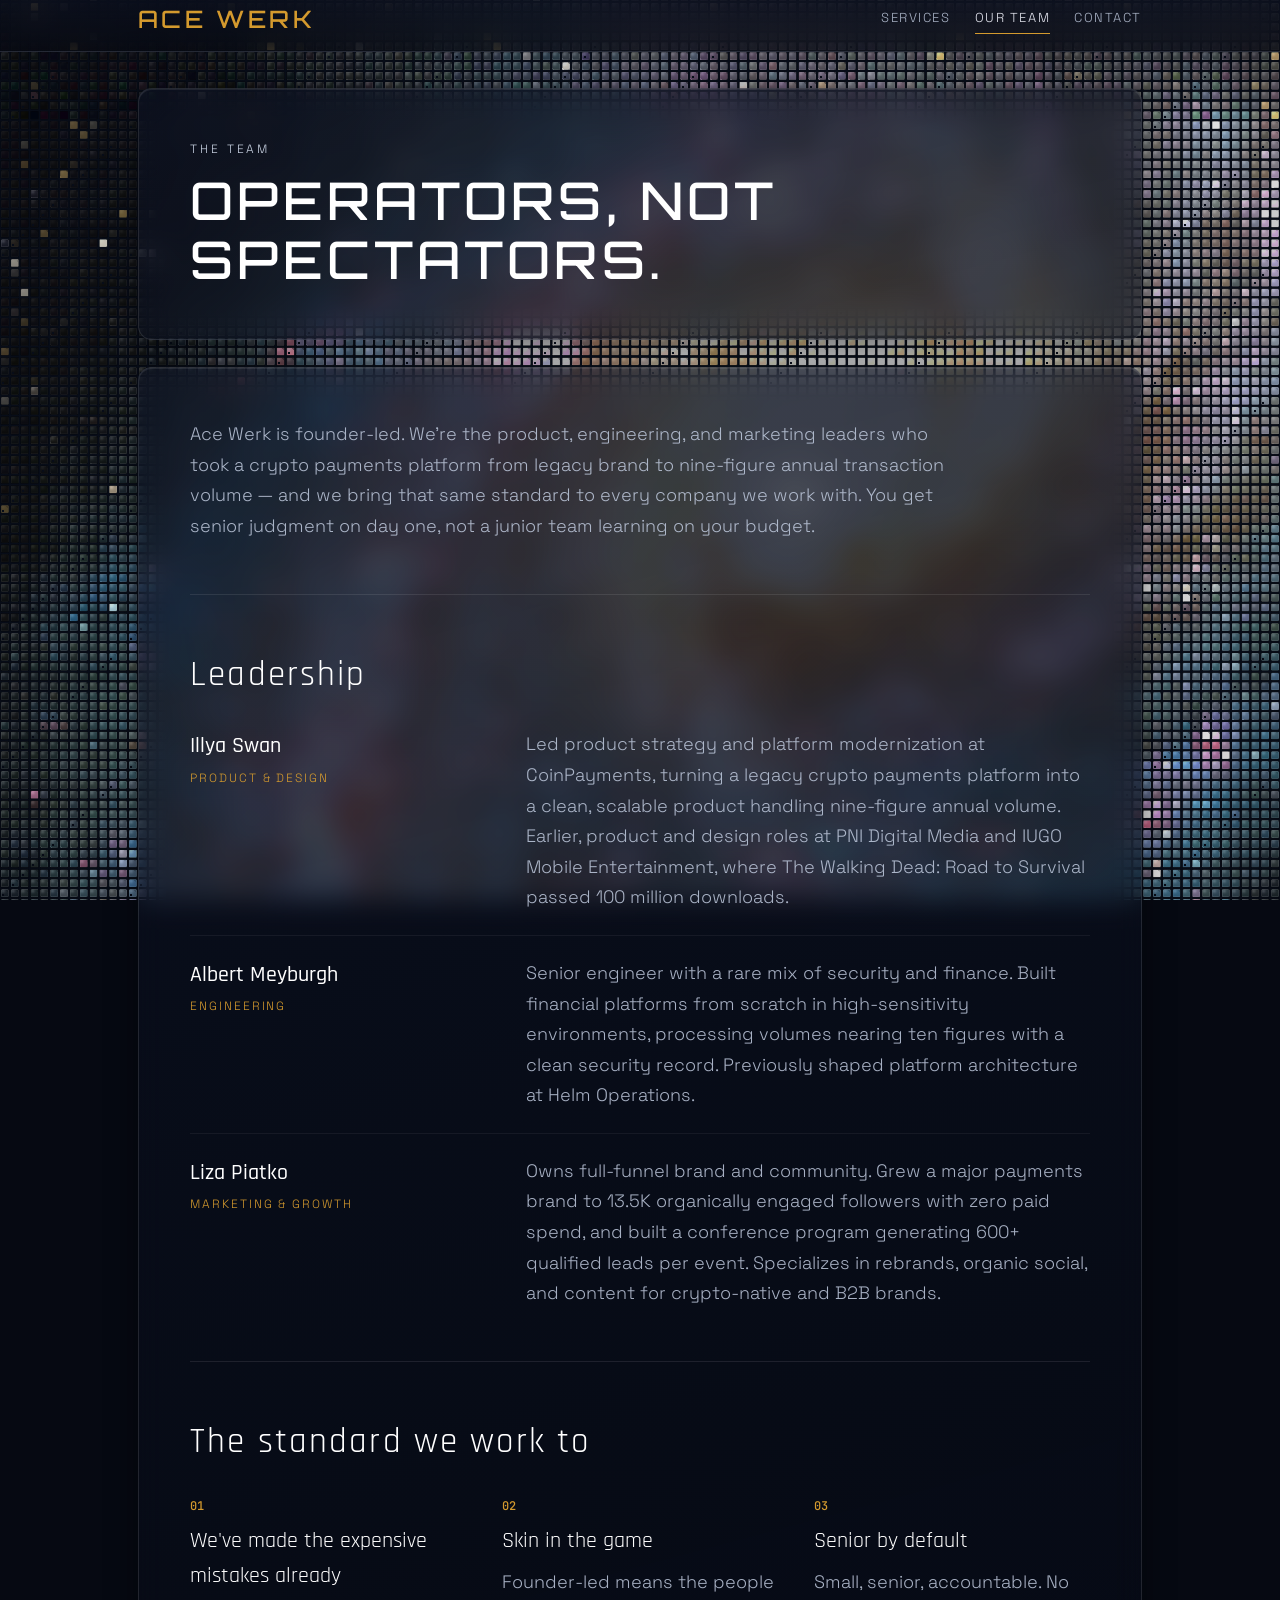
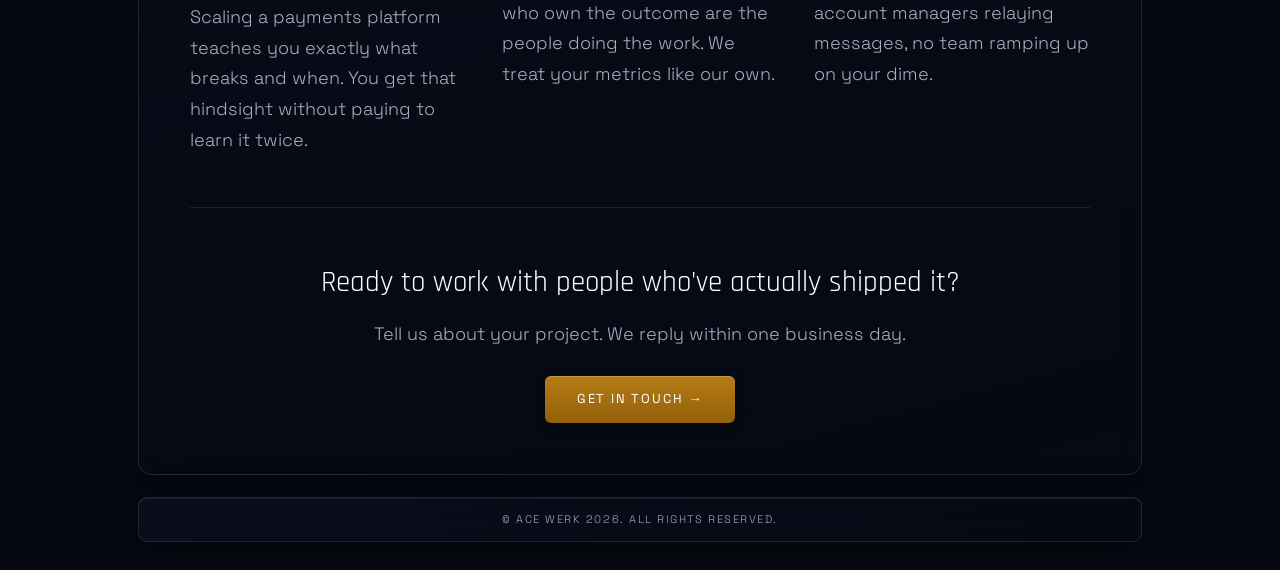
<file: src/our-team.html>
<!doctype html>
<html lang="en">
<head>
  <script defer src="https://x.acewerk.com/tessera.js" data-website-id="15435e6c-c2e0-4995-bd8e-db662d4474f3"></script>
  <meta charset="utf-8">
  <meta name="viewport" content="width=device-width, initial-scale=1, viewport-fit=cover">
  <title>Our Team — The Operators Behind Ace Werk</title>
  <meta name="description" content="Meet the senior product, engineering, and marketing operators who scaled a crypto payments platform to nine-figure annual transaction volume.">
  <!-- Open Graph / Social -->
  <meta property="og:type" content="website">
  <meta property="og:site_name" content="Ace Werk">
  <meta property="og:title" content="Our Team — The Operators Behind Ace Werk">
  <meta property="og:description" content="Meet the senior product, engineering, and marketing operators who scaled a crypto payments platform to nine-figure annual transaction volume.">
  <meta property="og:url" content="https://acewerk.com/our-team/">
  <meta property="og:image" content="https://acewerk.com/assets/og/ace-werk-og.png">
  <meta property="og:image:width" content="1200">
  <meta property="og:image:height" content="630">
  <meta property="og:image:alt" content="Ace Werk — WebGL mosaic of a retro monitor rendering a black hole, gold on deep navy">
  <!-- Twitter Card -->
  <meta name="twitter:card" content="summary_large_image">
  <meta name="twitter:title" content="Our Team — The Operators Behind Ace Werk">
  <meta name="twitter:description" content="Meet the senior product, engineering, and marketing operators who scaled a crypto payments platform to nine-figure annual transaction volume.">
  <meta name="twitter:image" content="https://acewerk.com/assets/og/ace-werk-og.png">
  <link rel="preload" href="/assets/fonts/orbitron-500-latin.woff2" as="font" type="font/woff2" crossorigin>
  <link rel="preload" href="/assets/fonts/space-grotesk-latin.woff2" as="font" type="font/woff2" crossorigin>
  <link rel="stylesheet" href="/assets/fonts/fonts.css">
  <style>
    /* ══════ DIGITAL CRAFT — same tokens as the rest of the site ══════ */
    :root {
      --canvas: #060912;
      --surface: #0c1122;
      --surface-plus: #11182b;
      --accent: #d49a2e;
      --accent-soft: #f4d39e;
      --ink: #e5e7f0;
      --ink-muted: rgba(190,200,220,0.88);
      --border: rgba(255,255,255,0.08);
      --glass-border: rgba(255,255,255,0.11);
      --rule: rgba(255,255,255,0.09);
      --rule-soft: rgba(255,255,255,0.055);
      --radius-sm: 6px;
      --radius-md: 9px;
      --radius-lg: 14px;
      --transition-fast: 0.18s ease-out;
      --transition-med: 0.3s ease-out;
      --max-width: 1100px;

      /* ── Type scale — marketing weight, fluid across screens ── */
      --fs-label:         clamp(11px, 0.6vw + 8px, 12px);   /* eyebrows, tags, stat labels */
      --fs-body:          clamp(16px, 0.35vw + 14px, 18px); /* all running copy */
      --fs-item-title:    clamp(19px, 0.5vw + 16px, 22px);  /* service / column / experience names */
      --fs-lead:          clamp(22px, 1.2vw + 14px, 30px);  /* intro lead, CTA headline */
      --fs-section-title: clamp(26px, 1.6vw + 15px, 38px);
      --fs-stat:          clamp(34px, 3.5vw + 10px, 56px);
    }

    * { margin: 0; padding: 0; box-sizing: border-box; }
    html { font-size: 15px; scroll-behavior: smooth; }
    body {
      background: var(--canvas);
      color: var(--ink);
      font-family: 'Space Grotesk', system-ui, sans-serif;
      font-weight: 300;
      line-height: 1.6;
    }
    a:focus-visible, button:focus-visible {
      outline: 2px solid var(--accent);
      outline-offset: 3px;
    }

    /* ══════ THE MOSAIC — full-page living mosaic backdrop ══════ */
    .mosaic-bg {
      position: fixed; inset: 0;
      z-index: 0;
      overflow: hidden;
      background: radial-gradient(140% 160% at 50% 46%, #0a111f 0%, #060a14 55%, #04060c 100%);
    }
    .mosaic-bg canvas {
      position: absolute; inset: 0;
      width: 100%; height: 100%; display: block;
    }
    .mosaic-bg::after {
      content: ""; position: absolute; inset: 0;
      pointer-events: none;
      background: radial-gradient(120% 120% at 50% 46%, rgba(4,6,12,0) 58%, rgba(4,6,12,0.4) 100%);
    }

    /* ── Top Navigation ── */
    .nav-bar {
      position: fixed; top: 0; left: 0; right: 0; z-index: 50;
      background: linear-gradient(to bottom, rgba(10,15,30,0.72), rgba(6,9,18,0.58));
      backdrop-filter: blur(14px) saturate(1.15);
      -webkit-backdrop-filter: blur(14px) saturate(1.15);
      border-bottom: 1px solid var(--glass-border);
      padding: 0 clamp(20px, 3vw, 40px);
      height: 52px;
    }
    
    .nav-logo {
      font-family: 'Orbitron', sans-serif;
      font-weight: 500; font-size: 24px;
      letter-spacing: 0.14em;
      color: var(--accent);
      text-transform: uppercase; text-decoration: none;
      display: flex; align-items: center; gap: 4px;
    }
    .nav-links { display: flex; align-items: center; gap: 24px; }
    .nav-links a {
      font-family: 'Space Grotesk', sans-serif;
      font-weight: 300; font-size: 13px;
      letter-spacing: 0.12em; text-transform: uppercase;
      color: var(--ink-muted); text-decoration: none;
      padding: 4px 0; border-bottom: 1px solid transparent;
      transition: color var(--transition-fast), border-color var(--transition-fast);
    }
    .nav-links a:hover, .nav-links a.active {
      color: var(--ink);
      border-bottom-color: var(--accent);
    }

    .page-wrapper {
      position: relative; z-index: 1;
      padding-top: 52px;
    }

    /* ══════ HERO — tight, high, art breathing behind ══════ */
    .hero-shell {
      margin-top: clamp(24px, 4vh, 44px);
      margin-bottom: clamp(18px, 3vh, 30px);
    }
    .hero-label {
      font-family: 'Space Grotesk', sans-serif;
      font-weight: 300; font-size: var(--fs-label);
      letter-spacing: 0.24em; text-transform: uppercase;
      color: rgba(215,224,240,0.95);
      margin-bottom: 12px;
    }
    .hero-title {
      font-family: 'Orbitron', sans-serif;
      font-weight: 500;
      font-size: clamp(28px, 4.6vw, 52px);
      line-height: 1.12; letter-spacing: 0.08em;
      color: #ffffff; text-transform: uppercase;
      max-width: 780px;
    }

    /* ══════ ONE GLASS SHELL — topics divided by rules, not boxes ══════
       Translucent enough that the mosaic and the gravity-lens glow
       shine through; dark enough that text always wins. */
    .content-wrap {
      max-width: var(--max-width);
      margin: 0 auto;
      padding: 0 clamp(20px, 4vw, 48px);
    }
    .content-shell {
      background: linear-gradient(165deg, rgba(12,18,35,0.58), rgba(7,10,20,0.50));
      backdrop-filter: blur(14px) saturate(1.15);
      -webkit-backdrop-filter: blur(14px) saturate(1.15);
      border: 1px solid var(--glass-border);
      border-radius: var(--radius-lg);
      box-shadow: 0 8px 32px rgba(0,0,0,0.45),
                  inset 0 1px 0 rgba(255,255,255,0.08);
      padding: clamp(26px, 4vw, 56px) clamp(22px, 4vw, 56px);
    }
    @supports not (backdrop-filter: blur(1px)) {
      .content-shell, .nav-bar, .footer-bar {
        background: linear-gradient(165deg, rgba(11,16,32,0.94), rgba(7,10,20,0.92));
      }
    }

    /* topics: separated by a full-width hairline + label, never boxes */
    .topic {
      padding: clamp(32px, 4.5vw, 52px) 0;
      border-top: 1px solid var(--rule);
    }
    .topic:first-child { border-top: 0; padding-top: 0; }
    .topic:last-child { padding-bottom: 0; }

    .section-label {
      font-family: 'JetBrains Mono', monospace;
      font-weight: 400; font-size: var(--fs-label);
      letter-spacing: 0.24em; text-transform: uppercase;
      color: var(--accent);
      margin-bottom: 8px;
    }
    .section-title {
      font-family: 'Rajdhani', sans-serif;
      font-weight: 400;
      font-size: var(--fs-section-title);
      letter-spacing: 0.06em; color: #ffffff;
      margin-bottom: 26px;
    }

    /* ── Intro ── */
    .lead {
      font-family: 'Rajdhani', sans-serif;
      font-weight: 400;
      font-size: var(--fs-lead);
      color: #ffffff;
      margin-bottom: 16px;
      line-height: 1.35;
    }
    .intro-copy {
      font-size: var(--fs-body);
      color: var(--ink-muted);
      max-width: 780px; line-height: 1.7;
    }
    .intro-copy + .intro-copy { margin-top: 14px; }

    /* ── Services: ledger rows, not cards ── */
    .svc-row {
      display: grid;
      grid-template-columns: minmax(210px, 300px) 1fr;
      gap: 8px 36px;
      padding: 22px 0;
      border-top: 1px solid var(--rule-soft);
    }
    .svc-row:first-of-type { border-top: 0; padding-top: 0; }
    .svc-row:last-of-type { padding-bottom: 0; }
    .svc-name {
      font-family: 'Rajdhani', sans-serif;
      font-weight: 500; font-size: var(--fs-item-title);
      color: #ffffff;
      display: flex; align-items: baseline; gap: 10px;
    }
    .svc-glyph {
      font-family: 'JetBrains Mono', monospace;
      font-size: 0.75em; color: var(--accent);
      text-shadow: 0 0 12px rgba(233,168,60,0.45);
      /* fixed-width slot: widest glyph (</>) is 3 mono chars ≈ 1.9em;
         every icon centers inside the same box so titles share one left edge */
      display: inline-block;
      width: 2em;
      text-align: center;
      flex: 0 0 auto;
    }
    .svc-desc {
      font-size: var(--fs-body); color: var(--ink-muted);
      line-height: 1.7; max-width: 680px;
    }

    /* ── Team: ledger rows ── */
    .team-row {
      display: grid;
      grid-template-columns: minmax(210px, 300px) 1fr;
      gap: 8px 36px;
      padding: 22px 0;
      border-top: 1px solid var(--rule-soft);
    }
    .team-row:first-of-type { border-top: 0; padding-top: 0; }
    .team-row:last-of-type { padding-bottom: 0; }
    .team-name {
      font-family: 'Rajdhani', sans-serif;
      font-weight: 500; font-size: var(--fs-item-title);
      color: #ffffff;
      display: flex; flex-direction: column; gap: 4px;
    }
    .team-role {
      font-family: 'Space Grotesk', sans-serif;
      font-weight: 300; font-size: var(--fs-label);
      letter-spacing: 0.16em; text-transform: uppercase;
      color: var(--accent);
    }
    .team-desc {
      font-size: var(--fs-body); color: var(--ink-muted);
      line-height: 1.7; max-width: 680px;
    }

    /* ── Why / Process / Domains: open text columns ── */
    .col-grid {
      display: grid;
      grid-template-columns: repeat(auto-fit, minmax(230px, 1fr));
      gap: 28px 36px;
    }
    .col-item { min-width: 0; }
    .col-tag {
      font-family: 'JetBrains Mono', monospace;
      font-weight: 500; font-size: var(--fs-label);
      color: var(--accent); margin-bottom: 8px;
    }
    .col-title {
      font-family: 'Rajdhani', sans-serif;
      font-weight: 400; font-size: var(--fs-item-title);
      color: #ffffff; margin-bottom: 8px;
    }
    .col-desc {
      font-size: var(--fs-body); color: var(--ink-muted);
      line-height: 1.7;
    }

    /* ── By the Numbers ── */
    .stat-row {
      display: flex; flex-wrap: wrap;
      gap: 28px 64px;
    }
    .stat-value {
      font-family: 'Orbitron', sans-serif;
      font-weight: 500;
      font-size: var(--fs-stat);
      color: var(--accent-soft);
      line-height: 1.1;
      text-shadow: 0 0 18px rgba(233,168,60,0.3);
    }
    .stat-label {
      font-family: 'Space Grotesk', sans-serif;
      font-weight: 300; font-size: var(--fs-label);
      letter-spacing: 0.16em; text-transform: uppercase;
      color: var(--ink-muted); margin-top: 8px;
    }

    /* ── Selected Experience: ledger rows ── */
    .exp-intro {
      font-size: var(--fs-body); color: var(--ink-muted);
      max-width: 720px; margin-bottom: 22px; line-height: 1.7;
    }
    .exp-row {
      display: grid;
      grid-template-columns: minmax(210px, 320px) 1fr;
      gap: 6px 36px;
      padding: 16px 0;
      border-top: 1px solid var(--rule-soft);
    }
    .exp-row:last-of-type { padding-bottom: 0; }
    .exp-name {
      font-family: 'Rajdhani', sans-serif;
      font-weight: 500; font-size: var(--fs-item-title);
      color: #ffffff;
    }
    .exp-desc {
      font-size: var(--fs-body); color: var(--ink-muted);
      line-height: 1.7;
    }

    /* ── CTA (inside the shell, centred) ── */
    .cta-block { text-align: center; }
    .cta-title {
      font-family: 'Rajdhani', sans-serif;
      font-weight: 400; font-size: var(--fs-lead);
      color: #ffffff; margin-bottom: 12px;
      max-width: 720px; margin-left: auto; margin-right: auto;
    }
    .cta-text {
      font-size: var(--fs-body); color: var(--ink-muted);
      margin-bottom: 26px; line-height: 1.7;
    }
    .btn-primary {
      display: inline-block;
      padding: 13px 32px;
      border-radius: var(--radius-sm);
      font-family: 'Space Grotesk', sans-serif;
      font-weight: 400; font-size: 13px;
      letter-spacing: 0.14em; text-transform: uppercase;
      color: #ffffff; text-decoration: none;
      background: linear-gradient(to bottom, #b57b15, #93610c);
      box-shadow: 0 3px 8px rgba(0,0,0,0.35),
                  inset 0 1px 0 rgba(255,255,255,0.22);
      transition: transform var(--transition-fast), box-shadow var(--transition-fast);
      cursor: pointer; border: none;
    }
    .btn-primary:hover {
      transform: translateY(-1px);
      box-shadow: 0 5px 14px rgba(0,0,0,0.4),
                  inset 0 1px 0 rgba(255,255,255,0.28);
    }
    .btn-primary:active {
      transform: scale(0.98);
      box-shadow: 0 2px 4px rgba(0,0,0,0.35),
                  inset 0 2px 4px rgba(0,0,0,0.3);
    }

    /* ── Footer: quiet glass strip ── */
    .site-footer {
      max-width: var(--max-width);
      margin: 0 auto;
      padding: clamp(14px, 2vw, 22px) clamp(20px, 4vw, 48px) clamp(18px, 3vw, 28px);
    }
    .footer-bar {
      background: linear-gradient(165deg, rgba(12,18,35,0.58), rgba(7,10,20,0.50));
      backdrop-filter: blur(14px) saturate(1.15);
      -webkit-backdrop-filter: blur(14px) saturate(1.15);
      border: 1px solid var(--glass-border);
      border-radius: var(--radius-md);
      box-shadow: 0 8px 32px rgba(0,0,0,0.45),
                  inset 0 1px 0 rgba(255,255,255,0.08);
      padding: 13px 20px;
      text-align: center;
    }
    .footer-text {
      font-family: 'Space Grotesk', sans-serif;
      font-weight: 300; font-size: 11px;
      letter-spacing: 0.14em; text-transform: uppercase;
      color: rgba(200,210,228,0.8);
    }

    /* ── Animations ── */
    @keyframes fade-up {
      from { opacity: 0; transform: translateY(8px); }
      to   { opacity: 1; transform: translateY(0); }
    }
    .reveal { animation: fade-up 0.3s ease-out both; }

    /* ── Responsive ── */
    @media (max-width: 640px) {
      .nav-bar { height: 44px; padding: 0 16px; }
      .nav-links { gap: 14px; }
      .nav-links a { font-size: 11px; }
      .page-wrapper { padding-top: 44px; }
      .svc-row, .exp-row, .team-row { grid-template-columns: 1fr; }
    }

    /* ── Reduced Motion ── */
    @media (prefers-reduced-motion: reduce) {
      *, *::before, *::after {
        animation-duration: 0.01ms !important;
        transition-duration: 0.01ms !important;
      }
    }
  
/* Unified Container Pattern:
   - Exact alignment for header controls and main content.
   - Same max-width and padding used everywhere.
*/
.site-container {
  width: 100%;
  max-width: 1100px;
  padding: 0 48px;
  margin: 0 auto;
}

/* Header wrapper: same alignment rules as content-wrap. */
.header-inner-wrapper {
  display: flex;
  align-items: center;
  justify-content: space-between;
}

</style>
</head>
<body>

  <!-- ══════ THE MOSAIC — full-page living mosaic ══════ -->
  <div class="mosaic-bg" aria-hidden="true">
    <canvas id="mosaic-galaxy"></canvas>
  </div>

  <!-- ══════ NAVIGATION ══════ -->
  <header class="nav-bar" role="banner">
    <div class="header-inner-wrapper site-container">
      <a href="index.html" class="nav-logo" aria-label="Ace Werk home">Ace Werk</a>
      <nav class="nav-links" role="navigation" aria-label="Main navigation">
        <a href="services.html">Services</a>
        <a href="our-team.html" class="active" aria-current="page">Our Team</a>
        <a href="contact.html">Contact</a>
      </nav>
    </div>
  </header>

  <div class="page-wrapper">

    <main>
      <!-- ══════ HERO ══════ -->
      <div class="content-wrap site-container">
        <div class="content-shell hero-shell reveal">
          <div class="hero-label">The team</div>
          <h1 id="hero-title" class="hero-title">Operators, not spectators.</h1>
        </div>
      </div>

      <!-- ══════ ONE CONTENT SHELL ══════ -->
      <div class="content-wrap site-container">
        <div class="content-shell reveal">

          <!-- Intro -->
          <section class="topic" aria-label="Introduction">
            <p class="intro-copy">
              Ace Werk is founder-led. We're the product, engineering, and marketing leaders who
              took a crypto payments platform from legacy brand to nine-figure annual transaction
              volume — and we bring that same standard to every company we work with. You get
              senior judgment on day one, not a junior team learning on your budget.
            </p>
          </section>

          <!-- Leadership -->
          <section class="topic" aria-labelledby="leadership-title">
            <h2 id="leadership-title" class="section-title">Leadership</h2>

            <!-- TODO: Add headshot for Illya Swan — use existing design system duotone navy/gold treatment -->
            <!-- <img src="" alt="Illya Swan, Product & Design lead at Ace Werk"> -->
            <div class="team-row">
              <h3 class="team-name">
                Illya Swan
                <span class="team-role">Product &amp; Design</span>
              </h3>
              <p class="team-desc">
                Led product strategy and platform modernization at CoinPayments, turning a legacy
                crypto payments platform into a clean, scalable product handling nine-figure annual
                volume. Earlier, product and design roles at PNI Digital Media and IUGO Mobile
                Entertainment, where The Walking Dead: Road to Survival passed 100 million downloads.
              </p>
            </div>

            <!-- TODO: Add headshot for Albert Meyburgh — use existing design system duotone navy/gold treatment -->
            <!-- <img src="" alt="Albert Meyburgh, Engineering lead at Ace Werk"> -->
            <div class="team-row">
              <h3 class="team-name">
                Albert Meyburgh
                <span class="team-role">Engineering</span>
              </h3>
              <p class="team-desc">
                Senior engineer with a rare mix of security and finance. Built financial platforms
                from scratch in high-sensitivity environments, processing volumes nearing ten figures
                with a clean security record. Previously shaped platform architecture at Helm
                Operations.
              </p>
            </div>

            <!-- TODO: Add headshot for Liza Piatko — use existing design system duotone navy/gold treatment -->
            <!-- <img src="" alt="Liza Piatko, Marketing & Growth lead at Ace Werk"> -->
            <div class="team-row">
              <h3 class="team-name">
                Liza Piatko
                <span class="team-role">Marketing &amp; Growth</span>
              </h3>
              <p class="team-desc">
                Owns full-funnel brand and community. Grew a major payments brand to 13.5K
                organically engaged followers with zero paid spend, and built a conference program
                generating 600+ qualified leads per event. Specializes in rebrands, organic social,
                and content for crypto-native and B2B brands.
              </p>
            </div>
          </section>

          <!-- The standard we work to -->
          <section class="topic" aria-labelledby="standard-title">
            <h2 id="standard-title" class="section-title">The standard we work to</h2>
            <div class="col-grid">
              <div class="col-item">
                <p class="col-tag">01</p>
                <h3 class="col-title">We've made the expensive mistakes already</h3>
                <p class="col-desc">
                  Scaling a payments platform teaches you exactly what breaks and when. You get
                  that hindsight without paying to learn it twice.
                </p>
              </div>
              <div class="col-item">
                <p class="col-tag">02</p>
                <h3 class="col-title">Skin in the game</h3>
                <p class="col-desc">
                  Founder-led means the people who own the outcome are the people doing the work.
                  We treat your metrics like our own.
                </p>
              </div>
              <div class="col-item">
                <p class="col-tag">03</p>
                <h3 class="col-title">Senior by default</h3>
                <p class="col-desc">
                  Small, senior, accountable. No account managers relaying messages, no team
                  ramping up on your dime.
                </p>
              </div>
            </div>
          </section>

          <!-- CTA -->
          <section class="topic cta-block" aria-labelledby="cta-title">
            <h2 id="cta-title" class="cta-title">
              Ready to work with people who've actually shipped it?
            </h2>
            <p class="cta-text">
              Tell us about your project. We reply within one business day.
            </p>
            <a href="contact.html" class="btn-primary">Get in touch →</a>
          </section>

        </div>
      </div>
    </main>

    <!-- ══════ FOOTER ══════ -->
    <footer class="site-footer" role="contentinfo">
      <div class="footer-bar">
        <p class="footer-text">&copy; Ace Werk 2026. All rights reserved.</p>
      </div>
    </footer>

  </div>

<script>
(function(){
"use strict";
/* ══════ LIVING MOSAIC — CALDWELL 45 AS THE PAGE ITSELF ══════
   One fixed canvas behind everything, sharing the landing page's
   tessera DNA. The artwork is baked from the Hubble WFC3/WFPC2
   composite of NGC 5248 (Caldwell 45), area-averaged to the 130-grid.
   Dark tiles are baked with the shader grade pre-inverted so deep
   space renders as black as the photograph; lit tiles keep the grade
   plus a measured +12% energy/chroma push,
   lift, which compensates the ~28% grout/alpha darkening of the
   tessera field (luminance-blended between the two curves).
   Tile pitch: max(vw,vh)/130 device px — identical to index; the
               crop recentres on the galactic nucleus at any aspect
               ratio (16:9 through 9:16), so the core never leaves view.
   Tile body:  same rbox crystal-facet shader (fill 0.87, sheen, bevel,
               sparkle, grade exp 1.28 / gamma 1.30 / sat 1.22).
   Motion:     in-shader spiral shimmer riding the measured arm pitch
               + breathing nuclear starburst ring (tiles never leave
               the grid), twinkling star tiles sampled from the
               photograph's point sources, periodic tile-glint shooting
               star, and a gravity-lens pointer: nearby tesserae lift,
               brighten and lean toward the cursor. One unified drive —
               after ~2.6s idle a phantom cursor orbits the nucleus;
               real input overrides it instantly. */

const G=130;                 // grid COLUMNS; tile pitch is still derived from G,
                             // so the tessera scale is identical to before
const GR=154;                // grid ROWS: 24 synthesized deep-space rows were baked
                             // ABOVE the photograph so very tall viewports (and the
                             // mobile URL-bar height jump) never run out of artwork
const HOLE=[84,57];          // galactic nucleus centre in global grid coords (33+24)
const BG_B64="[base64]/OzlDMjQ8ODM2PTY/N0JLQEJOQjxNRjlHOzhAPzdFPzxGNjJFPzA7O0JGNDVCMzs8MDg7MDg3NTQ5LTI0KzIyMTA3Ki42LjAzMy0xLy4zOTA4Nzc/[base64]/PDpDODVEMjlKPTlFOkBTRUJLSDtCTENfRUFUT0RVWURXUkdhTUFOQj9PSjhSSUtKQTc/QTQ/SjxSRT5CPD9KQDlFQTlMS0JCPj5FQUJIRzhFOz1MQjxJPUBDQjZBRkNFMDw6PjpAMT5DMDQ7Ojg7PDI6OTJDO0BCODpCQzQ/QThNP0BKW0hhPTlBNTQ/MDAxNCw5NTE7NzE3PDE9ODI/OkBEPjo/[base64]/PjlEPUlLSEM/REhTU0pFUVNeQ0dSRkVNODw0OzlHPT5EO0NGQj0/[base64]/[base64]/[base64]/gXSet6HKt5/Ul4/[base64]/ZV9yb3Ofdl11eG2GgmBwhIGnq4Ksnn2Yj4axc26Eb2VvXlhgamx4bmhyaGNxVE1HcWNpkoOce3aTaWZ1cFtje3SCd3B9YmNvYm5zbmljbmxwbnN8cXWGYnSEbm16a22BYmlxWl9fWV1XWmhxWGNrWm14eG16mnifgm+GcWuAVlZVWFxeWlNNS1dZV1FYZlZaeGx/[base64]/ooKxr36st5W7mGt+i3+YlYauhXmMdV94bmJxe3SVgWuGf2x6eWx/k4auhHeIfnqNeWRaf2t1dm19fm1pc3F7dW9zdHJ+aXB3a3J/[base64]/uD/6sb4u5fSw6PWuK7MfX+PopC0fnqAb29vjoOJjIOWpo6ecmlRZGBXeGxlcXBqbGhjf3NvaXN/[base64]/yiJ3YiIWmn4Sdg2hwqJC6uZ3JsJiy48Dl/OH/[base64]/hXKPrHylwoqyzJHK2rLruZPBp7Prra7opZjHinWIiH2RlourppjDvpzT17nl7M/1+97/[base64]/JzQ2MzY6MDg8Mz9GRFpvOEZSQEFGQkhUQlBePlloP1FdQVhgUFdjWVlhXGV9boWsaXiZhnyfeH6hp67aj5K9q4irzJnU1KTnzprQvY62taLRq5zGnIqtlIitm5S7qJnNrJ3Jq5fAsKnPvJrP6bny9NL7+9v/4Ljm1rLjuKLEhHJyqJKne2xrmYucx7LGu6TBjYGKkX6AfHdzf3l1eHd/[base64]/eI62jpCynIKl0pjU9Nf/2azey6/juZfHtIesnniPjZXCt63eppvMk4ywy6/d4sDx8cz6/+f/[base64]/OUFLdVN6SE1TS01fQ1hoRWB5UmV7bW+DaHGRaXSSdWmGh36pk5TFgpnPfIitmISenYyvq5jNyo224JjBz36erX+Isnqe16a4oo6fpJrJi46omo6qu7Tnya/d1K3j7Mb3+NP/5bzvtJ3CqY+wyKbLiHiBgHJpemNTgXpsjIiLk42Ol46ZhXxpfHRmgm5dhnJgg352h4N2hH1ri4B/[base64]/KDFDJzA2IjQ8JT1KHjVJXEdiMDtHND9GOD9MOUhZTEhcSVFcQFpvRFdwVV5oTGOBU2Z9Y3eYaXWXfXeXoarinZC5jo6qfXyWgoSfj5O/lpW7n4OXvafVtYKXwZGvmG9wnm9+zo2hl4CWlISMi42kloqqrZrFpJe+oIuvsoWz37Xn3b/jjpCivJS48tr8pYaefXZxnIaNlIOCjYCFlI2RkouOh21XfnJjh3VfkIFwmI6Xm5aeloJ+gXt11LbVnI2fkI2RjIuUgoeIjJGef35zdXJrenl/l4addXh6gXuHbmdhdWVkZlpXaGFigHWHf3uRWF9aaGhlamNefHWAW2lrYWBfWlJHYVJQXE1HYlVQaVdeem17lYKXtJS/[base64]/[base64]/[base64]/[base64]/[base64]/[base64]/[base64]/[base64]/yJJj16yI2qeA1ryz17Sa1aKFwJNlp4dwv5ON1qWjso56xJB9sYN2n4ZkpI1xo4lymJWDn6Ogl5SMkYuBloV2ioR3iI2KdnhujHxygYJ+g3Rwel1Xal1TUEo/[base64]/+tb//eT/9s7/56PQyaXUvqXZsYKQiGVUh2lbjW9ajnFeknlmkn1omIJxm4RsnoZsnYpyn4tplpWEo5p/[base64]/[base64]/+dz/46r2+N7/7dD/sZK2oXF5fGhlk2tVj3BhmHxml39knYdyooZunolznI9+p5B7oJeUoZ2JpqOUqKSNs55+vZ5xsZNzyaiaxqB1y6uCzqyByKN8zKBv2LWY2LOg4MLC58rQ16iI4rme68/E68/G6ca44baf5cWy4LaJ0p9v3LWXzKaJw5V1sYVi2I5qxpR0zK6kxaWZtpeCtKGXpJR8pZl/[base64]/xJnQxJGsqnZwjmxRoYBolYJynYh2n4RrnopzoJeHr5eQsqGcuLXCq5N6rpl9ro9dtJNqu5l5wJaCyaWJzq6Py6R/[base64]/[base64]/[base64]/f11gkVlczHKQypjI28PevZi8u5u7yLrkuZeuimBDnGxap4N2rIVuoIdwo4t4ootzppaNqpmOr6Wbsqajr6eap6CHspttvqJ+uZl3zbq10K2Pzq+V17WN2bmq4cS+6djl7NTn7cnV+ub1+tvp+Nrm/er39tTY9L+x993l/[base64]//D//+3+/+35/+vw/+////b//9rf/t7t//X//+3/[base64]/+vz/+z2/+rw//j//////+35/9/x//X///////b/[base64]/AkpWutaGnyaCklmlSuIBvt3pnrH1lqoVxpY2Ap5F4r5SFrZyMsJ2DtJyBsp+AtZp0vp9xwqSKya2U0beh1rSU1LGb2rmZ3beU6sSv89/g99bV9tDU9tvg+uHq/+ju//////////r//////////+33//n//+v//+3/2pSp25uA4KJx0Ztx2KaYx6ORwK6y1bzQwJ+g1aWZy7/[base64]/ioykjpGoe4mjkYiajI6lkZavppGwvYyks3yOyZWwkGteo2tXp3Bbsn1klXVan4N1n5CPqpJ6rJR7sI5xtZiGvJ16tJ9/sZ+EuJ5zuKaAy66UyauT0auG27GQ27SV3q585ryb7Mq758jE79fh+ePt//////////////////////////////////j///////v///z/88DA87+g7ad11aCB2KiWvJyAvaar2MDbxqeZx62dxK+uvKGBsK2lqKGRnYZono+AnIlpkIBukXxehGxOe1pKhXNrjoKKZlVBZkQ/[base64]/z6O+vYaZkl5CpHNXo3ZcpHpcooNvo4htp5GIqpF6solqsJeGs5Futo5muZuAvqaQxaN+w6Z9ybSf0rKZ07OX17un4LSP4bWN7MKi5L+o9dre/PD6/////////////////////////////////////////+/0//P7//z//9vb/[base64]/jmRQlXZln4BlmoV9oI+Doo57sZaGrItmuIdyrI1zspFstphxvZhnvpx+uZZwx6SE0aeFz55p3LKQ4LeT2KeI57qY9czH7cW/+OHm//b+//3///////////////////////////////////b7//j///n/////98fK762F1qZ/[base64]/262F57+q78rB9dDa/+by/+v0///////////////////////////////8//77//f2////////////////[base64]/nY2XhW5rmHZ2gl9UdFpUi2hTk3dkl4F0m4yGno9/o5OPpY9+pIp2rYplso5ltZBrvpVqwZ1zwKaKyaaFy6+RzKiM0a+X1qh63at03KaA78a26b2w7tDW//r///////////////////////////////////34//z6//////j7////////[base64]/OLv//T///L7//3///////////////////////////////////z8/+vt/+rz/+/27LGo2qeC7760z59/[base64]/oYagin+Ntp/Bo6bZn4ikmXV1f1ZPrISNvJGXi3Nflndyl4R0oo99oo+Mpop+p4ZkpYhxrpGDqYlwvKGSx6iCv59vvaR2xJtpwJxtzKSD165/36x925xe3qmF28C+7MnW//3///////3///////////z7//38//////////////////j2//Hx/9/a/+HX+dDE25JY2Z113qV7wJh+46Sa1aqV2KeCyqyTy6B9vpZsvJ51podtmHZKlnJHlXtSiHZYims/[base64]/HkYSjqp/Nq6bXnoWalXdviWpYjGhQhm9ph2teinVjm4ZzmIyIoItsnYRhpIl1s5ODs5uNrpZ1xKiKvaSMu6qLw553wJRbyZ91zpRcyZRX16l60J1o4bCW4r+79+Hv/+/4//r///r///////z///v7//37//////z9//f3//Px/+Ha/+nw/8/E/[base64]/P0lLREtKS1NaXl9fUVVfXlNPXFJQb1dag3uUfHWBfHmOinVuooOZho2qkYifgKDQm6PAk3l/h2xfjW9ijXZwjmpkn29ikHdyn4iCnIF1oH9tp4hvq4duqpWRs5d+vKKJu6ONxqWVv59ywZhqvpNo1KyH06Fwzplj06WH4KyI6LSS6snK/OXu/+Tr/+Lr//////////L6//f6//jz//7+//Po/+LE/+nh/+r7/+j7/NDb88vCwohS4ad44K+byJh07rqk4bCc57/[base64]/[base64]/eDg/+rz/trr//7///b//////+fw/+Hj/9PE+L2m/9rh//////L//[base64]//f///f//+f2//////////T9/sm8+c3E+NPk/[base64]/[base64]/ezw/////////93n/+X8/////97m/Led//L//[base64]/h3R5dGtyc2hldmdpfVpVlG1diHd+jHZwgHFoeVxIg2ZZlHddkHlqoYh2o5WYoJSMqpOCqIZ2sZh8rpuNspZ4rZ6Jv6B3xZZutoJOvJV+2qCH3pde2aN+wJyB3qqf8MXG0qCn9Nbg/OTt/uns//3///z/9ru177G68Kye+7qs/8G7976j6auB4ZFa36twz5py3KNq36Nl4sGv2rGKx5xov5dbwZNkv45fsYdToG4/nGw8kn9GmGw6h2JRf2RGm4RnjnJmgXBdjX93g3BmeWFOWk8+b1hMUEY9eGBqhXJ/Zl1geGlwbHF3Y1pXWEw/[base64]/Ozz9cCn66eA5ZZd+buW/[base64]/En46wupW3j32HpIyrgVxcoXl7hmdniGJihWZ0kGxqhH2ChGxjgmdYY1ZGhGpfiXtqi4V3lIt/lYBxppGMp5eZqZN/taijtKWUqpJztZt/tn9Vv4xspHVKuId+2Y5kqHxay52Ew4lX2J9w4sba8cfL98/g++7/[base64]/iGNNhndnhoBxmI1+qYZ9n5Gb1bPNrI+QsaCTtKCIpKSUtpx6q3tPwI9twId51qO+7MDk0JST15yMtXg8z45i4qeL5by17MTR9eH37cbP6MW/[base64]/imtLg15BZVQ/ak82VUQ3aFBBalJPZEgyXkNBdVtleF1nblZvr5S/w6LSa1toTUtAUkVAaF1iYVtiqo6eY2V7SVBKQ0Y/QEtNPkVKPkRGPE1cQEpTBggHCAkLBwkIBwkLCAwRCQ8QDRITEBQVEBgeFCUyGzZLHD9VFzRKITA5JDVGRmODLkNaKjxOI0NaKUNYLz9UNEtVNEZaLkJPMUFPNkNGNUtQQk9RTU9XVlVcWFVal4CSZXOHbWl1dWtzfXJ5lISkoJ7PlqTIlZ/[base64]/[base64]/Hk6vahZ/Ih6DNjo2tqJzEjneOdExLimZqdlxVbVxUd294gHt3hXx+fnBzZV9Vc2NagnZth4OCkoN9jI6Lk4yDhmdmkHxkh39niohynHdZsJZ8rY10sYZovpN/[base64]/emtbg3tjlop3l4l4lHlokWlco4BsrZd/vZqKvoxesXlSkGZQu3ZjjW9ThG1UnnpBl3VWqm9ElWg2lGU7l2xTyplcy59uzZlgwZJix5ptwIhWxIFLtYBdon5cwY96wqGPmnRZkWdHh2I/iFc2hFs6h1IzdFUwhFgzkWE7flE9gVk5fFk7eltLbFtIZkdDWEdDdVVUeWFXbFRKdmZthnl+bHWBenZ1dHCAVE5YdlZkhneQYWNpcmZ1TktLRlRTwsLEYFdUSU1VPVFKR1JaOk1UPE1UPkZZOEBALjk4BggKCAkMCAoNCAwPCA0SDhYaDhceFSErFTJCFikxGC0/[base64]/[base64]/moBxjW1Fj2A0fFs7il9Gq25GiFYyf1QrjF8rqHIpkGMrkmM0nGs5qXI2tHEzlm44lWcoqnE0m209klotj2Ixh18xeE4zkGs/[base64]/KURUI0ZaLkRMMUdNMUhTQ0dPOFJhPE9hPU5VRUZGSkM6TEU/[base64]/glg2d0ohYktEflw9clQ0aE03ZFFAiFNMfmBUe1dJbEw1Z0k5iWVvl3R2mIWWnYCQwp/[base64]/[base64]/dHqQb210Y1FHUUY/[base64]/W1hZZmp4aWJpYmt4foWjfX2Ij4KQn5++j3RrkXl2kIysloerm4iye3yJfWpxcFVQe2NbcFlUdm51c3d5b3iHaHB2aWtxcGRqVUY6XlZOdHaGaHB9cXNvbWtkaWJVbWxnbWJdb21rgW5gfWthemphiHaNlYSEgoqVj3hweFxNdltNZk0/fF1VlnJhhVtWe2txe2RpZ1JJaVJFcFU/eVtobk48Xko3aEs3a1Y9UkgyeEQ0Y09CZmhkdlNIlmNxeFhbiY+9hZHFr6nSclVdbF5jZllUYl1deGRefGZmZkxMWU1Pa1dVSkZOX0RGekNNRzMtRjouQ0A/[base64]/iWhqgWRng2RqppClpJCljoeag4SWgGdrW1BFb1xhal5Ub2h3bW10dHSCaHSEdmttaVRRXUpOYlVEbmdwX2pwbmNjbGNcYGFOZltScGFOfW5cc2xha2tvcG5mcVxUjnp9hIOLe2VTfFhNZ0xIf2N5xZq0kXJ2m3eEe2hieVtYYlQ/eFI1dl1AfldAXEhAPj4vVEs6X1I/cWRjbmBucGptgnqJf3uWiWV3hFRXl56/[base64]/[base64]/[base64]/hWdwiY+ygZK0fpe2hJa0jHiEdWZcf3p5eXV/fHJ2dGNakVRelHCKflhdjlxkbl1kZllSeXJ9cnV7inqMdF9ic1dWdmJ1YU9dXUhSVVJ4jI2tgXqzXFuHV1FQT1luVVRaVFhZSVJdRFJcQE9QSFNUQFVoPEhENjg1LS0qMzc5OENKMz1CSUlRPTpBMTUxKzQzL0JSOj9KOkFJMkZVXkZnxqTUqI/[base64]/[base64]/VWl/ZGpsW19lWmNqWmtzWHGBXWNdYF5bYF1cYVlXYFNEZmJiXVlSalZVX1xrdmp4aGBvdn2Ua3SEaGFZZWBgbWFmZVNVbF9fdHF8bVNOcmFyfV5jcmVphnyDcG52dWRsamFnb3qOdGqDeWR6jqbeo6/[base64]/[base64]/WnCWZmVxVHWbYXeSS15oPlxqRFplOVtlPVRfP0xNQFdrQVBWOERIPU1TNUpeMk1SN1diOk9cM0RNNzY4Q11/[base64]/[base64]/[base64]/[base64]/GiozGiYtCg8OCAwMCg4ODA8PDhIQERoZFh4dFBwgGCEgGiooICwsJTM0JDU5JTY8Kjo/[base64]/ODw8RE1SOT9CQENMOkpXRUpNOExdOE5QOzc7LjY8NT9LNUNKR0BWTVRwPUFNn0pkbURWWEJbQUVkNEtjJUFVJ0BOJj9IHTVCGDBAHTI3Gy00GSsvGCUsBwoLCg4SCxATCxESEBcXERgYFBwgGSEfFx4cGiMkISwxNjY+PEZQKkRXLkBRNEhWN0RMNUJFPkBCPT4/QTw7S0I/ZWN9VGN2WWp2bniTa2h8b2l8f2KQyZjW2s7/1tT/ysr/383yjUZEdEA2p11KkltbkmpncWNddGhwbmZsZmVtZWBkaWBlaWRuWFdYXmBqWWt5W21/[base64]/SDg+Nzs8Nz4/[base64]/bWJ0eFBhvoa1naDjgrTyea/[base64]/Qn2rR2R9R1dqQ15/SltzRF56Ump/SVVmQUxkMkFPOzxBLzk4TT5UcD0/pFlvoWGPj3GXlWeHQD5DN0lNOEdPOUBFMzo+L0NFQElQPWF6MUpRNklONUJPQE5XPk9mR1h7S1Z3LENZLD1IJkpfIkBHHT1LHThEHTY7GioyGSMmFyQsFSEmEh0lCg4NCg8RCxEZDBAUDxYUFB0iFSAjFiIiGiIoGSQpHzQ/MjtRT09jNVuBMUZeNUFUN0JLN0FDPEtdPj9BQT07RUhQZldsZ05RWltpX1pdV1VbYVBabENGjENCg4CpeabcmrL62dv/rY7Id1Vdi2V3mmRveVxeZlhWcG96aml1bG59XmdrZ2ZsY1xkV05EXWBnampyYWVwY2Z5XGdvUGZ5TUxCVlBUU0pCVFBQV1JcS0VGREVNRkE8X1Zgdl9tVm6YV1lobU9fQUFLSEhNTl5tP0M/[base64]/r6LinH2aeV9vc1NUWVBTZl9iZGVta3WFa3B6YG56WllcYmFwXlJNWEs6W2BgZF5mWmdzVWRrTmp/[base64]/[base64]/KVZwLFVuNExdMERWJUBQKkFIJUBNIjpLIT1OHj1SIzlCQjtQHSkqGigyFyImGCIoERkbERQVDREVDBETCg8SCw8SCg8TDRUaERUWERocFR8fITE/HCcoISMoNTApMzI3U0hfU1V5V1FvSVh5PGOGRlFwSENONj9CQE9XRFJcSVBOTVFaRz9AST02XF1uamN2aWyChWF8lXumc4azgIrCXYWsiZzBfoWsbF9rXklLUEE7YFRTb2pxaWFpZW9/[base64]/O0FEO0VPNztBOjs4RU5cQE5WSFNoP1RhQ1BYUVZnRGF/PVttRGWJVHCSPGCASV96S2eHOWd/[base64]/U1tpUl5wVU1NXml7ZoiwZYavfIOiYGp/[base64]/LTojKXoPFkJfPZmaSR0RSQD06Ojs9OUBEOT4/[base64]/[base64]/[base64]/[base64]/[base64]/YHCEaWt8aXONZH6hbXmZZ1tfYFhea2BecGBjeVVey7HagpbPcnOGVVBIWkw8XE1SUk9LZFxiYXCDXmx/[base64]/[base64]/ITxGKEFNIDdKJDtXNDpTGyw1FB4eFBIUJxkaFxUXEhUXDxQTDxQXCw4QCg4QCQsNCQ0QBwkLCQ0QCAsPCQwPDBIQDBEWEhgcEx8sFiUwHykxIikvJDVDLDY9KjhHNklePFBqO0hdTFd/[base64]/MEpROUlPNElaQkxYOkdIP0FGRUZHUz89R0ZNSj83P0VKTEtTVUxVTktMXUtMXEhUW0lOUVJbZlVibnCFZG2IYV9oaWJqUlVOYWR0dWZzc2h5Zk9Sj26Jj2duc3eRbW6AZ2p4b2p6WU5NU0dBU1BQZVtjUmZ1Wmx/VnGKU26FWG2KXWRwX2JuYG+RTmZ9XnB/[base64]/[base64]/[base64]/TXimVHKeTmGAT1xvTFlwTFttRFZoPUhOQ1NnPldjOkZEQExNOE9bOVFdN1dqOVRnQFFfNElVMEJIOVJfNEZNLFpxLkxTLExeO193MFdzNkRNOEJPLkRMRz9OODlELjxEJDpKKzxIJDVEHzA4ITM/[base64]/KzpEKjNCKDI1JkRULD9GKj5IMD9ANTxIREtfS0VHO0hWNj45Tjs/[base64]/JzlDWVJWKTA7NTc8TkVrMzI6TzJGMikuKDRQKCs4GCMsEBkgEBcaEBgdEyEtCw4QFBkmDRQZDBATCQsNCAoKCwsNCAoNCQwNCAsPCQwPBwsPCg0PCw8QCAoMCAwQDRIXCQ0OCw8VDBMWFB8mIC8/[base64]/rgankbKbdSnGKZWVyUldnUlhgPUBHPUtRQFRjPFdtPExQO0lWLS0oNUJGOUlULkhTM0hLLENOLEVNMERRL0hbKklTKURNI0RWJT9OKEJRJDxHJzY+IzZBLzI/ITQ8HzE/[base64]/[base64]/JTQ9IzU7JjY/[base64]/JTQ7KTItIy0rIy00KDAwICosHSw0JC80HikrHCcnFyIrGCIpGCcwFB0cFB8iExgbEhgbDxUZDhIRCw4PCQwNDA4NDhESICgtCg0QDA4QDxUdExkgCQ0SCQwQCg0SDhIaFBsoWzBOKB8uEBYhDBATCxAWHiImCw8VDBQcCAkMCAkKCQwPDxYcGjE/EyQwFyk3IDtXISQmJC0wIjQ/HSwzHTpOIjpIIztKNThGKzhFKzpEMUJIM0pTLEhTOD8/Mjk5Vjs/[base64]/[base64]/sx4fAv3/R1qnwtXrCmm6ge1Bgbl+EZV6AfVFmdFp5TFhwVEtVNEJNN0ZKNkFBM0JKMDw8TEdXOzg1MDg7Mjk5Mjo+PUZWLkNRXHKNPGqYOFhoOktgVExkgU1rhmKCLD5KNkFONT1PMDo/RUJVPkZZQURciE96znquZzQ2NzQ2ICwtICsxHy0wGSgxGi42IiotGSMpFyMnFyAhFygzGB8kFB4hGTI/[base64]/+X/+db/z4rX8s///ej/0I/jmGeMg26WeVZudWeMdk5lWlNoSEZSQ0BCPkVLNENHNkFJMj9HLT9DWT1DQDY4NjMzIykoLjU5M0ZTPFJiO1ZwPGONNUthLUdQP0FTTk1xRUZVO0NVOTZGOzQ3eVJvqYC8i1iGhUx2dDhJVy86NCsxJSYtHzVIJzY/[base64]/UUJWST5NNUdaJ0pjL0dfNUdXU0pROEpZP0JQNzpDPT9GSlBeQ1JiR09lVVVyV0hZQjAvgFVzU1BiU2J9T1pzUlZoZ0NFj1dqk19/r5nQupvc0J/d4KLtzZnsxL3/+/P///D/2KXwhnSqbWOLcEtdg2iPmWqUWURMOTpGNkNSPEVNNkRUMURJLUNQLEJOMzs+LzlBLDM3LC0uKDAyK0JWNUdYLUlaMUpcMkpfMkRWVU9mYVJ4N0peMz1LM0BQQj5XhUBcfTVGg0x1c0VTWDRERzEyLC8xUIKYHz5OHjBBHC8/GzM+MDU7KigsGCUpGSElFRocExseEBYbPGt/[base64]/c0JFo2CFt5bMs4e+oJHCmYzHqarpop7dxMf/1bf+porWeWaRc2mIhVhoiFZ/[base64]/Njw7R0NGRE9aUV51WkhXX0VJlYq0j5XYs4KwgY7Ic5jVeI/HbV19ubfuvcDzf360g2aOglp3f0pekYi3qGyMZ1ZrRFFlPU1cNUdTMVBgM0tgLUBKKTlBLTw/LTo6JkFQJjxCJThGJD1OJzxJKzlCKDY/[base64]/eWeMRmOFPVFhOVNrM0peM0JMMk9pQEdeMk5hJENSJzhHJThEITtHJTlAJzM2IjY/ITdCIzpBJDQ3IzZFNFt0KDU+JTZAITM5ITA0HzQ8IzM/[base64]/eWiGfTk1VCwmRTQzPTo/[base64]/[base64]/[base64]/[base64]/[base64]/Li4uTzxKdGCOT1hwUFNoRUVMS0NNR0FXV01ePk1jdEpiOUZHPVJeNlNeQltuNFhyQ0hXP0teQEpgRT9HTD1DTVZoP1dvPUtWQ0NISExigk9pd0xlYkhaUU5gY0tiTURONz1GNj9GLjo/Kzk/[base64]/GzE5HzQ/[base64]/TkJHSU1YPE9bQ05cQE5bN0pVP1JiQUZVSkhURkdXQkhVUEZZO0FQPUtVOktXLFFjN0xbM1BlNUxhNlFhMUNRLDo9Lzk7LkFKKzw/[base64]/[base64]/[base64]/[base64]/[base64]/[base64]/[base64]/JT5CJjtHMERNLTxDKTw/[base64]/[base64]/[base64]/[base64]/GzI7IDQ/GzU/HzlBGzdGGzhBGzU6HTZBHzY6GzY/[base64]";
const SPARK_B64="[base64]/[base64]/[base64]/[base64]/[base64]/[base64]/[base64]";

const reduceMotion=window.matchMedia('(prefers-reduced-motion: reduce)').matches;
function b64ToBytes(b64){const bin=atob(b64),n=bin.length,out=new Uint8Array(n);for(let i=0;i<n;i++)out[i]=bin.charCodeAt(i);return out;}
const bgRGB=b64ToBytes(BG_B64);
const sparkU8=b64ToBytes(SPARK_B64);

const VS=`#version 300 es
precision highp float;
layout(location=0) in vec2 a_quad;
layout(location=1) in vec2 a_grid;
layout(location=2) in vec3 a_color;
layout(location=3) in float a_spark;
uniform vec2 u_res; uniform vec2 u_origin; uniform float u_tilePx; uniform float u_fill;
uniform float u_time;
uniform vec2 u_center; uniform float u_swirl;
uniform vec3 u_drive;
uniform float u_shootOn; uniform vec2 u_shootHead; uniform vec2 u_shootDir;
out vec2 v_local; out vec3 v_color; out float v_glow; out float v_lift;
out float v_star; out float v_gold; out float v_fire;
void main(){
  v_local=a_quad; v_color=a_color;
  float h=fract(sin(dot(a_grid,vec2(12.9898,78.233)))*43758.5453);
  float h2=fract(h*151.51+0.37);

  /* spark encoding: 0 = none · up to 0.44 = shimmer · 0.51+ = fader */
  float s=a_spark;
  float shim=step(0.002,s)*(1.0-step(0.47,s))*s;
  float tw=shim*1.30*(0.5+0.5*sin(u_time*(0.9+1.6*h)+h*6.2831));

  /* faders: bloom in and out of the background, each on its own slow,
     random period (12–39s) and phase — never in unison */
  float fad=step(0.5,s)*clamp((s-0.5)*2.0,0.0,1.0);
  float vis=pow(0.5+0.5*sin(u_time*(0.16+0.35*h)+h2*6.2831),2.6);
  v_star=vis*fad;
  v_gold=step(0.72,h2);   /* ~28% of faders bloom golden, the rest white */

  /* rotating swirl: a signed light/dark wave sweeps along the arms.
     Pitch and chirality are fitted to NGC 5248's own arms (2-arm
     log-spiral, k = -3.0 measured against the photograph's luminance);
     grid y runs down-screen, so +theta over time reads as CLOCKWISE.
     Gated by tile luminance: deep space and stars are left alone,
     so every tessera still shines in its own baked hue. */
  vec2 rc=a_grid-u_center;
  float rr=length(rc)+1e-4;
  float th=atan(rc.y,rc.x);
  float lum=dot(a_color,vec3(0.299,0.587,0.114));
  float armGate=smoothstep(0.045,0.10,lum)*(1.0-smoothstep(0.50,0.80,lum));
  float wave=cos(2.0*th+3.0*log(rr/7.5)-u_time*0.24);
  float band=exp(-max(rr-7.5,0.0)/38.0);
  float swirl=(pow(max(wave,0.0),3.0)-0.30)*band*armGate*0.62;
  float ring=exp(-pow(rr-7.5,2.0)/8.0)*(0.30+0.26*sin(u_time*0.7));

  /* starburst: hot young clusters flicker around the nuclear ring —
     each tile pulses on two incommensurate rhythms so the burst never
     synchronises, hottest at the ring, fading into the bulge by ~r18 */
  float storm=exp(-max(rr-7.5,0.0)/7.5)*smoothstep(2.0,4.5,rr);
  float fl=(0.5+0.5*sin(u_time*(2.3+4.2*h)+h2*6.2831))
          *(0.6+0.4*sin(u_time*(3.9+2.6*h2)+h*12.566));
  float ember=storm*pow(fl,3.0);
  v_fire=ember*0.5;

  v_lift=u_swirl*(swirl+max(ring,0.0)+ember*1.05);

  /* gravity lens: lift, brighten and lean toward the drive point */
  vec2 dm=a_grid-u_drive.xy;
  float g=exp(-dot(dm,dm)/26.0)*u_drive.z;
  v_lift+=g*0.55;

  /* shooting glint */
  vec2 rel=u_shootHead-a_grid;
  float along=dot(rel,u_shootDir);
  vec2 perp=rel-along*u_shootDir;
  float trail=(along>-0.6&&along<15.0)?exp(-max(along,0.0)*0.32):0.0;
  float sh=u_shootOn*trail*max(0.0,1.0-length(perp)/1.15);
  v_glow=clamp(tw+sh*1.45+g*0.12,0.0,1.6);

  float size=u_tilePx*u_fill*(1.0+0.12*g);
  vec2 c=u_origin+(a_grid+vec2(0.5))*u_tilePx;
  c-=dm/(length(dm)+0.6)*g*0.20*u_tilePx;   /* lean toward the lens */
  vec2 px=c+a_quad*size;
  gl_Position=vec4(px.x/u_res.x*2.0-1.0, 1.0-px.y/u_res.y*2.0, 0.0, 1.0);
}`;

const FS=`#version 300 es
precision highp float;
in vec2 v_local; in vec3 v_color; in float v_glow; in float v_lift;
in float v_star; in float v_gold; in float v_fire; out vec4 frag;
uniform float u_exp; uniform float u_gamma; uniform float u_sat;
float rbox(vec2 p, vec2 b, float r){vec2 q=abs(p)-b+r;return length(max(q,0.0))+min(max(q.x,q.y),0.0)-r;}
void main(){
  vec2 p=v_local;
  float d=rbox(p,vec2(0.5),0.16);
  float aa=fwidth(d)*1.25;
  float mask=smoothstep(aa,-aa,d);
  if(mask<=0.002) discard;
  float edge=-d;

  // true colour, gently lifted — identical grade to the landing mosaic
  vec3 col=pow(clamp(v_color*u_exp,0.0,1.0), vec3(1.0/u_gamma));
  float l=dot(col,vec3(0.299,0.587,0.114));
  col=mix(vec3(l),col,u_sat);

  col*=(1.0+v_lift);                                        // shimmer in the tile's own hue
  col+=vec3(1.0,0.85,0.62)*v_fire;                          // starburst warmth at the nucleus

  // fader stars: pure background when out, white/golden light when in
  vec3 starCol=mix(vec3(1.0,0.97,0.90), vec3(1.0,0.83,0.46), v_gold);
  col=mix(col, starCol, clamp(v_star,0.0,1.0));
  col+=starCol*v_star*0.16;                                 // soft peak halo

  // crystal facets: additive only, colour never muddies — and gated by
  // tile luminance so deep space stays as black as the photograph while
  // lit tesserae keep the full bevel/sheen/sparkle treatment. Star tiles
  // (v_star / v_glow) bypass the gate below so they still shine from dark.
  float facet=smoothstep(0.015,0.12,l);
  col+=smoothstep(0.5,-0.5,p.y)*0.05*facet;                 // top sheen
  float rim=smoothstep(0.0,0.07,edge)*(1.0-smoothstep(0.07,0.16,edge));
  col+=rim*0.22*facet;                                      // bright bevelled edge
  vec2 sp=p-vec2(-0.20,-0.24);
  col+=exp(-dot(sp,sp)*16.0)*0.16*facet;                    // crisp specular sparkle

  col+=v_glow*vec3(1.0,0.95,0.80);                          // twinkle + shooting glint

  col=clamp(col,0.0,1.3);
  float alpha=min(1.0,0.92+v_glow*0.08)*mask;
  frag=vec4(col,alpha);
}`;

function makeBand(cfg){
  const canvas=document.getElementById(cfg.id);
  if(!canvas) return;
  const holder=canvas.parentElement;
  const gl=canvas.getContext('webgl2',{alpha:true,premultipliedAlpha:false,antialias:true});
  if(!gl){ canvas.style.display='none'; return; }   // container gradient remains as graceful fallback


  /* -- context-loss safety -- */
  canvas.addEventListener('webglcontextlost',function(e){e.preventDefault();setRunning(false);},false);
  canvas.addEventListener('webglcontextrestored',function(){if(!reduceMotion&&visible)setRunning(true);},false);

  function compile(t,s){const sh=gl.createShader(t);gl.shaderSource(sh,s);gl.compileShader(sh);
    if(!gl.getShaderParameter(sh,gl.COMPILE_STATUS)){console.error(gl.getShaderInfoLog(sh));return null;}return sh;}
  const prog=gl.createProgram();
  const vs=compile(gl.VERTEX_SHADER,VS), fs=compile(gl.FRAGMENT_SHADER,FS);
  if(!vs||!fs){canvas.style.display='none';return;}
  gl.attachShader(prog,vs);gl.attachShader(prog,fs);gl.linkProgram(prog);
  if(!gl.getProgramParameter(prog,gl.LINK_STATUS)){console.error(gl.getProgramInfoLog(prog));canvas.style.display='none';return;}
  gl.useProgram(prog);

  const U={};
  ['u_res','u_origin','u_tilePx','u_fill','u_time','u_center','u_swirl','u_drive',
   'u_shootOn','u_shootHead','u_shootDir','u_exp','u_gamma','u_sat']
    .forEach(n=>U[n]=gl.getUniformLocation(prog,n));
  gl.uniform1f(U.u_fill,0.87);
  gl.uniform1f(U.u_exp,1.28); gl.uniform1f(U.u_gamma,1.30); gl.uniform1f(U.u_sat,1.22);
  gl.uniform1f(U.u_swirl,cfg.swirl!=null?cfg.swirl:1.0);
  gl.uniform3f(U.u_drive,-999,-999,0);
  gl.uniform1f(U.u_shootOn,0); gl.uniform2f(U.u_shootHead,-99,-99); gl.uniform2f(U.u_shootDir,1,0);

  gl.enable(gl.BLEND);
  gl.blendFuncSeparate(gl.SRC_ALPHA,gl.ONE_MINUS_SRC_ALPHA,gl.ONE,gl.ONE_MINUS_SRC_ALPHA);
  gl.clearColor(0,0,0,0);

  const quad=new Float32Array([-0.5,-0.5,0.5,-0.5,0.5,0.5,-0.5,-0.5,0.5,0.5,-0.5,0.5]);
  const qb=gl.createBuffer(); gl.bindBuffer(gl.ARRAY_BUFFER,qb); gl.bufferData(gl.ARRAY_BUFFER,quad,gl.STATIC_DRAW);

  // instance set for the background window
  function makeSet(gridArr,colArr,sparkArr,count){
    const vao=gl.createVertexArray(); gl.bindVertexArray(vao);
    gl.bindBuffer(gl.ARRAY_BUFFER,qb);
    gl.enableVertexAttribArray(0); gl.vertexAttribPointer(0,2,gl.FLOAT,false,0,0);
    function attr(loc,arr,size){const b=gl.createBuffer();gl.bindBuffer(gl.ARRAY_BUFFER,b);
      gl.bufferData(gl.ARRAY_BUFFER,arr,gl.STATIC_DRAW);
      gl.enableVertexAttribArray(loc);gl.vertexAttribPointer(loc,size,gl.FLOAT,false,0,0);gl.vertexAttribDivisor(loc,1);}
    attr(1,gridArr,2); attr(2,colArr,3); attr(3,sparkArr,1);
    gl.bindVertexArray(null);
    return {vao,count};
  }

  let DPR=1,tilePx=1,bw=0,bh=0,cols=0,rows=0,col0=0,row0=0,bgSet=null,ox=0,oy=0;
  let lockedW=-1,lockedDPR=-1;
  function layout(){
    DPR=Math.min(window.devicePixelRatio||1,2);
    if(window.innerWidth!==lockedW||DPR!==lockedDPR){
      /* Tessera pitch is derived from the viewport (same as the landing page),
         but only re-derived on a *width* or DPR change. Mobile browsers fire
         height-only resizes when the URL bar hides/shows during scrolling —
         locking the pitch keeps the artwork's scale rock-steady. */
      lockedW=window.innerWidth; lockedDPR=DPR;
      const vw=Math.round(window.innerWidth*DPR), vh=Math.round(window.innerHeight*DPR);
      tilePx=Math.max(vw/G,vh/G);
    }
    const rect=holder.getBoundingClientRect();
    bw=Math.max(1,Math.round(rect.width*DPR)); bh=Math.max(1,Math.round(rect.height*DPR));
    canvas.width=bw; canvas.height=bh;
    gl.viewport(0,0,bw,bh);
    cols=Math.min(G,Math.ceil(bw/tilePx)+1);
    rows=Math.min(GR,Math.ceil(bh/tilePx)+1);
    col0=Math.max(0,Math.min(G-cols,Math.round(cfg.focalCol-cols/2)));
    row0=Math.max(0,Math.min(GR-rows,Math.round(cfg.focalRow-rows/2)));
    ox=(bw-cols*tilePx)/2; oy=(bh-rows*tilePx)/2;
    const n=cols*rows;
    const gArr=new Float32Array(n*2), cArr=new Float32Array(n*3), sArr=new Float32Array(n);
    let k=0;
    for(let r=0;r<rows;r++)for(let c=0;c<cols;c++){
      const src=((row0+r)*G+(col0+c));
      gArr[k*2]=c; gArr[k*2+1]=r;
      cArr[k*3]=bgRGB[src*3]/255; cArr[k*3+1]=bgRGB[src*3+1]/255; cArr[k*3+2]=bgRGB[src*3+2]/255;
      sArr[k]=sparkU8[src]/255;
      k++;
    }
    bgSet=makeSet(gArr,cArr,sArr,n);
    gl.uniform2f(U.u_res,bw,bh);
    gl.uniform1f(U.u_tilePx,tilePx);
    gl.uniform2f(U.u_center,HOLE[0]-col0,HOLE[1]-row0);
  }
  layout();
  let resizeT=null;
  window.addEventListener('resize',()=>{clearTimeout(resizeT);resizeT=setTimeout(()=>{layout();if(!running)draw(lastT);},120);});

  // ---- unified drive: real pointer, or a phantom orbiting the ring ----
  const drive={x:-999,y:-999,amt:0,tx:-999,ty:-999,tAmt:0,lastMove:-1e9};
  if(cfg.drive&&!reduceMotion){
    /* the mosaic is the page backdrop, so listen on the window:
       the gravity lens keeps working while the cursor rides over the
       glass panels — and its glow shines through them. The canvas is
       fixed at inset 0, so client coords ARE canvas coords. */
    window.addEventListener('pointermove',e=>{
      drive.tx=(e.clientX*DPR-ox)/tilePx;
      drive.ty=(e.clientY*DPR-oy)/tilePx;
      drive.lastMove=performance.now();
    },{passive:true});
    document.documentElement.addEventListener('pointerleave',()=>{drive.lastMove=performance.now()-1800;},{passive:true});
  }
  function driveStep(now){
    if(!cfg.drive||reduceMotion){gl.uniform3f(U.u_drive,-999,-999,0);return;}
    const idle=now-drive.lastMove>2600;
    if(idle){
      /* phantom cursor rides the starburst ring */
      const a=now*0.00035;
      drive.tx=(HOLE[0]-col0)+Math.cos(a)*10.5;
      drive.ty=(HOLE[1]-row0)+Math.sin(a)*8.0;
      drive.tAmt=0.8;
    }else{
      drive.tAmt=1.0;
    }
    if(drive.x<-500){drive.x=drive.tx;drive.y=drive.ty;}
    drive.x+=(drive.tx-drive.x)*0.14;
    drive.y+=(drive.ty-drive.y)*0.14;
    drive.amt+=(drive.tAmt-drive.amt)*0.08;
    gl.uniform3f(U.u_drive,drive.x,drive.y,drive.amt);
  }

  // ---- shooting star state ----
  const shoot={on:false,t0:0,dur:1.5,head:[0,0],dir:[1,0],start:[0,0],next:performance.now()+(cfg.shootEvery?cfg.shootEvery*(0.15+Math.random()*0.3):1e15)};
  function shootStep(now){
    if(!cfg.shootEvery) return;
    if(!shoot.on && now>=shoot.next){
      shoot.on=true; shoot.t0=now;
      const fromLeft=Math.random()<0.5;
      const ang=(0.30+Math.random()*0.22)*(fromLeft?1:-1)+(fromLeft?0:Math.PI); // shallow dive
      shoot.dir=[Math.cos(ang),Math.abs(Math.sin(ang))*0.55+0.18];
      const len=Math.hypot(shoot.dir[0],shoot.dir[1]); shoot.dir[0]/=len; shoot.dir[1]/=len;
      shoot.start=[fromLeft?-6:cols+6, 1+Math.random()*rows*0.45];
      shoot.dist=cols+14;
    }
    if(shoot.on){
      const p=(now-shoot.t0)/(shoot.dur*1000);
      if(p>=1){ shoot.on=false; shoot.next=now+cfg.shootEvery*(0.6+Math.random()*0.9);
        gl.uniform1f(U.u_shootOn,0); gl.uniform2f(U.u_shootHead,-99,-99); return; }
      const fade=p<0.12?p/0.12:(p>0.8?(1-p)/0.2:1);
      shoot.head=[shoot.start[0]+shoot.dir[0]*shoot.dist*p, shoot.start[1]+shoot.dir[1]*shoot.dist*p];
      gl.uniform1f(U.u_shootOn,fade);
      gl.uniform2f(U.u_shootHead,shoot.head[0],shoot.head[1]);
      gl.uniform2f(U.u_shootDir,shoot.dir[0],shoot.dir[1]);
    }
  }

  let lastT=0;
  function draw(now){
    lastT=now;
    gl.uniform1f(U.u_time,now*0.001);
    gl.clear(gl.COLOR_BUFFER_BIT);
    gl.uniform2f(U.u_origin,ox,oy);
    gl.bindVertexArray(bgSet.vao);
    gl.drawArraysInstanced(gl.TRIANGLES,0,6,bgSet.count);
    gl.bindVertexArray(null);
  }

  // ---- run loop: only while visible, never under reduced motion ----
  let running=false, visible=false, raf=0;
  function loop(now){ if(!running) return; driveStep(now); shootStep(now); draw(now); raf=requestAnimationFrame(loop); }
  function setRunning(v){
    if(v===running) return;
    running=v;
    if(v) raf=requestAnimationFrame(loop); else cancelAnimationFrame(raf);
  }
  if(reduceMotion){
    draw(performance.now());   // one still frame — full mosaic, no motion
  }else{
    const io=new IntersectionObserver(es=>{visible=es[0].isIntersecting;setRunning(visible&&!document.hidden);},{rootMargin:'80px'});
    io.observe(holder);
    document.addEventListener('visibilitychange',()=>setRunning(visible&&!document.hidden));
    draw(performance.now());
  }
}

/* The galaxy fills the page — the crop window is clamped inside the
   130-grid and centred on the nucleus, so from wide 16:9 down to the
   tallest phone portrait the artwork always covers the screen; gravity lens on everywhere, phantom cursor when
   idle, a shooting star crosses every ~14s. */
try{
makeBand({
  id:'mosaic-galaxy',
  focalRow:57, focalCol:84,
  swirl:1.0,
  drive:true,
  shootEvery:14000
});

}catch(e){console.error('Mosaic init error:',e.message);}
})();
</script>
</body>
</html>
</file>
<file: assets/fonts/fonts.css>
/* ══════ Self-hosted fonts — Latin subset, woff2 ══════ */
/* Inter 400 + 500 share one woff2; weights resolve via the file's internal tables */
@font-face {
  font-family: 'Inter';
  font-style: normal;
  font-weight: 400;
  font-display: swap;
  src: url('/assets/fonts/inter-latin.woff2') format('woff2');
}
@font-face {
  font-family: 'Inter';
  font-style: normal;
  font-weight: 500;
  font-display: swap;
  src: url('/assets/fonts/inter-latin.woff2') format('woff2');
}

/* JetBrains Mono 400 + 500 — shared file */
@font-face {
  font-family: 'JetBrains Mono';
  font-style: normal;
  font-weight: 400;
  font-display: swap;
  src: url('/assets/fonts/jetbrains-mono-latin.woff2') format('woff2');
}
@font-face {
  font-family: 'JetBrains Mono';
  font-style: normal;
  font-weight: 500;
  font-display: swap;
  src: url('/assets/fonts/jetbrains-mono-latin.woff2') format('woff2');
}

/* Orbitron 500 — brand mark */
@font-face {
  font-family: 'Orbitron';
  font-style: normal;
  font-weight: 500;
  font-display: swap;
  src: url('/assets/fonts/orbitron-500-latin.woff2') format('woff2');
}

/* Rajdhani 400 */
@font-face {
  font-family: 'Rajdhani';
  font-style: normal;
  font-weight: 400;
  font-display: swap;
  src: url('/assets/fonts/rajdhani-400-latin.woff2') format('woff2');
}
/* Rajdhani 500 */
@font-face {
  font-family: 'Rajdhani';
  font-style: normal;
  font-weight: 500;
  font-display: swap;
  src: url('/assets/fonts/rajdhani-500-latin.woff2') format('woff2');
}

/* Space Grotesk 300 / 400 / 500 — shared file */
@font-face {
  font-family: 'Space Grotesk';
  font-style: normal;
  font-weight: 300;
  font-display: swap;
  src: url('/assets/fonts/space-grotesk-latin.woff2') format('woff2');
}
@font-face {
  font-family: 'Space Grotesk';
  font-style: normal;
  font-weight: 400;
  font-display: swap;
  src: url('/assets/fonts/space-grotesk-latin.woff2') format('woff2');
}
@font-face {
  font-family: 'Space Grotesk';
  font-style: normal;
  font-weight: 500;
  font-display: swap;
  src: url('/assets/fonts/space-grotesk-latin.woff2') format('woff2');
}
</file>
